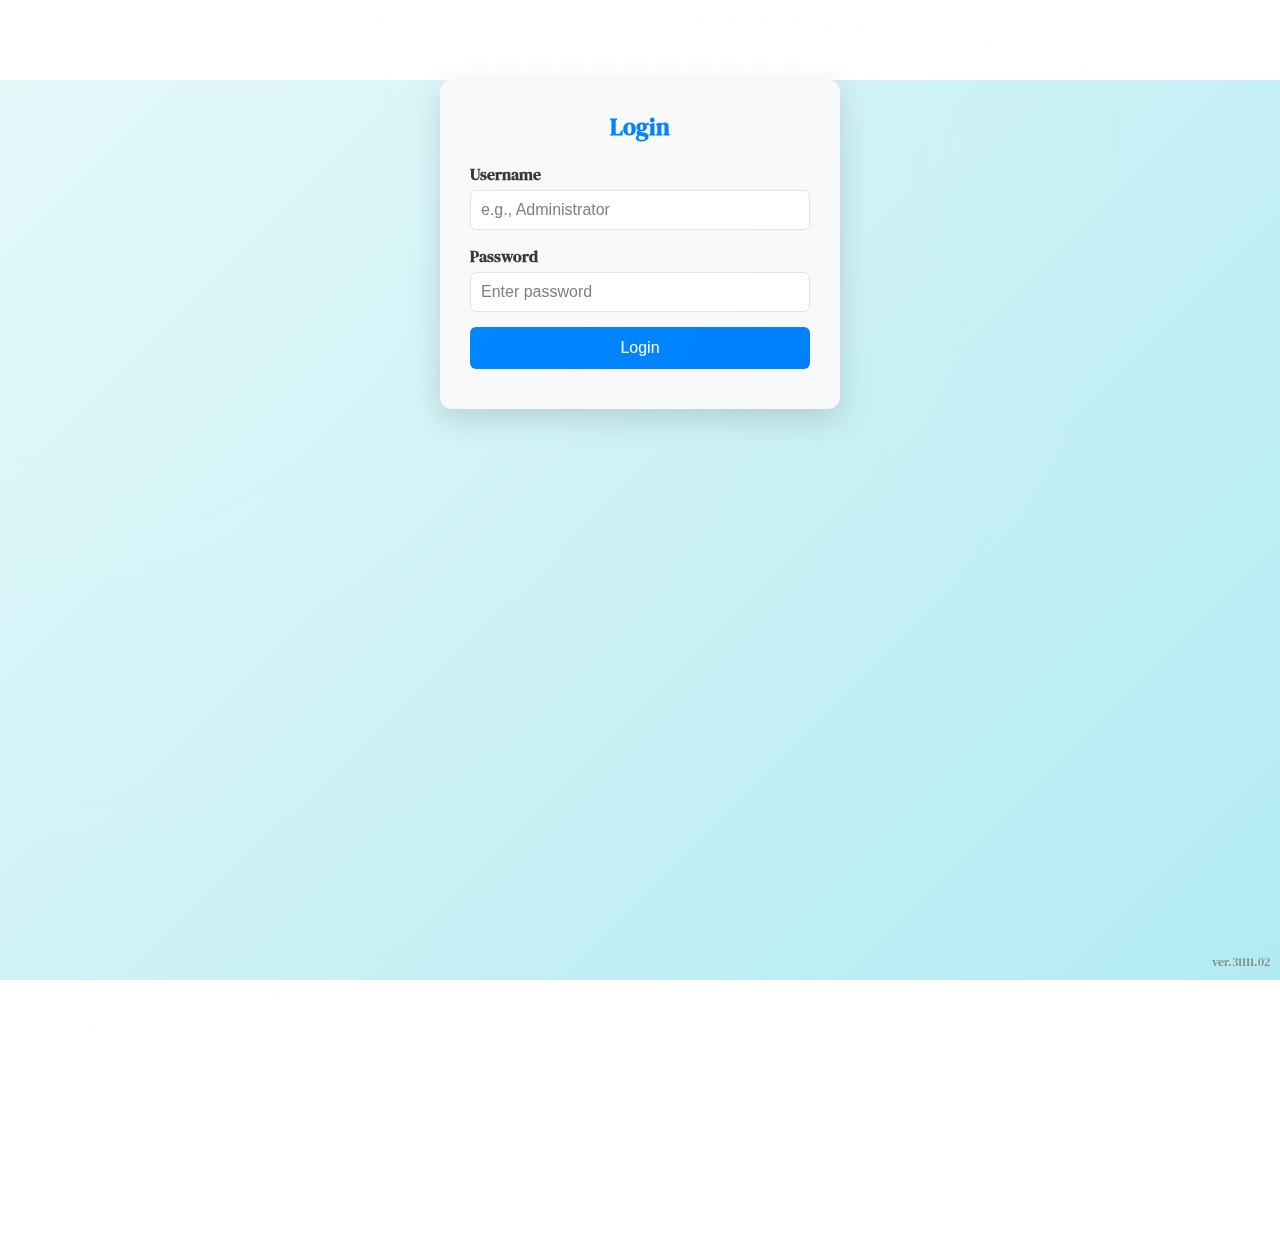
<file: index.html>
<!DOCTYPE html>
<html lang="en">
<head>
    <meta charset="UTF-8">
    <meta name="viewport" content="width=device-width, initial-scale=1.0">
    <title>St Thomas More Timetable 2025-2026</title>
    <link href="https://fonts.googleapis.com/css2?family=DM+Serif+Text:wght@400&display=swap" rel="stylesheet">
    
    <link rel="stylesheet" href="style.css">
</head>
<body class="authenticated">
    <div id="login-page">
        <h2>Login</h2>
        <div class="login-group">
            <label for="username">Username</label>
            <input type="text" id="username" placeholder="e.g., Administrator">
        </div>
        <div class="login-group">
            <label for="password">Password</label>
            <input type="password" id="password" placeholder="Enter password">
        </div>
        <button class="login-btn" id="login-btn">Login</button>
        <div class="error-msg" id="login-error"></div>
    </div>
    <!-- PAGINA REQUESTS con navbar -->
    <div id="requests-page">
        <div class="header-content-box">
            <div class="header">
                <div class="clock-section">
                    <div class="clock-title">St Thomas More Time</div>
                    <div class="clock-container">
                        <div class="clock-box">
                            <div class="clock-value" id="requests-hours">00</div>
                            <div class="clock-label">Hours</div>
                        </div>
                        <div class="clock-box">
                            <div class="clock-value" id="requests-minutes">00</div>
                            <div class="clock-label">Minutes</div>
                        </div>
                        <div class="clock-box">
                            <div class="clock-value" id="requests-seconds">00</div>
                            <div class="clock-label">Seconds</div>
                        </div>
                    </div>
                    <div class="logged-in-user-box">
                        Logged in as: <span id="requests-logged-in-user">Guest</span>
                    </div>
                </div>
                <div class="title-section">
                    <div class="title">Time Table 2025-2026</div>
                    <div class="date-info" id="requests-date-info">Loading...</div>
                </div>
                <div class="countdown-section">
                    <div class="countdown-title-wrapper">
                        <div class="countdown-title-row">
                            <div class="countdown-title" id="requests-countdown-title">October Half Term</div>
                            <div id="requests-week-info">Current Week: A</div>
                        </div>
                    </div>
                    <div class="countdown-row">
                        <div class="countdown-box">
                            <div class="countdown-value" id="requests-countdown-days">000</div>
                            <div class="clock-label">Days</div>
                        </div>
                        <div class="countdown-box">
                            <div class="countdown-value" id="requests-countdown-hours">00</div>
                            <div class="clock-label">Hours</div>
                        </div>
                        <div class="countdown-box">
                            <div class="countdown-value" id="requests-countdown-minutes">00</div>
                            <div class="clock-label">Minutes</div>
                        </div>
                        <div class="countdown-box">
                            <div class="countdown-value" id="requests-countdown-seconds">00</div>
                            <div class="clock-label">Seconds</div>
                        </div>
                    </div>
                    <div class="countdown-lower-row">
                        <div class="term-info-box" id="requests-term-info-box">
                            Loading...
                        </div>
                    </div>
                </div>
            </div>
        </div>
        <nav class="navbar">
            <div class="nav-main">
                <a href="#" class="nav-item" id="requests-nav-home">
                    <div class="icon-wrapper">
                        <svg class="nav-icon home-icon" viewBox="0 0 100 100">
                            <path class="roof" d="M20,55 L50,25 L80,55" stroke-width="8" stroke-linecap="round" stroke-linejoin="round"/>
                            <rect x="30" y="55" width="40" height="25" rx="3" stroke-width="8"/>
                            <rect class="door" x="45" y="65" width="10" height="15" rx="2"/>
                        </svg>
                    </div>
                    <span>Home</span>
                </a>
                <a href="#" class="nav-item" id="requests-nav-timetable">
                    <div class="icon-wrapper">
                        <svg class="nav-icon timetable-icon" viewBox="0 0 100 100">
                            <rect class="page" x="15" y="20" width="70" height="60" rx="8" stroke-width="8"/>
                            <line x1="30" y1="35" x2="70" y2="35" stroke-width="4" stroke-linecap="round"/>
                            <line x1="30" y1="50" x2="70" y2="50" stroke-width="4" stroke-linecap="round"/>
                            <line x1="30" y1="65" x2="55" y2="65" stroke-width="4" stroke-linecap="round"/>
                            <circle cx="25" cy="35" r="4"/>
                            <circle cx="25" cy="50" r="4"/>
                            <circle cx="25" cy="65" r="4"/>
                        </svg>
                    </div>
                    <span>Timetable</span>
                </a>
                <a href="#" class="nav-item" id="requests-nav-exam-clock">
                    <div class="icon-wrapper">
                        <svg class="nav-icon clock-icon" viewBox="0 0 100 100">
                            <circle cx="50" cy="50" r="40" stroke-width="8"/>
                            <circle cx="50" cy="50" r="4"/>
                            <line class="hand" x1="50" y1="50" x2="50" y2="30" stroke-width="6" stroke-linecap="round"/>
                            <line x1="50" y1="50" x2="65" y2="50" stroke-width="4" stroke-linecap="round"/>
                        </svg>
                    </div>
                    <span>Exam Clock</span>
                </a>
                <a href="#" class="nav-item" id="requests-stats-nav">
                    <div class="icon-wrapper">
                        <svg class="nav-icon data-icon" viewBox="0 0 100 100">
                            <rect class="bar bar-1" x="25" y="70" width="6" height="0" rx="2"/>
                            <rect class="bar bar-2" x="38" y="70" width="6" height="0" rx="2"/>
                            <rect class="bar bar-3" x="51" y="70" width="6" height="0" rx="2"/>
                            <rect class="bar bar-4" x="64" y="70" width="6" height="0" rx="2"/>
                            <path d="M20,80 L80,80" stroke-width="4" stroke-linecap="round"/>
                            <path d="M20,80 L20,30" stroke-width="4" stroke-linecap="round"/>
                        </svg>
                    </div>
                    <span>Statistics</span>
                </a>
                <a href="#" class="nav-item" id="requests-reminders-nav">
                    <div class="icon-wrapper">
                        <svg class="nav-icon" viewBox="0 0 24 24" fill="none" stroke="currentColor" stroke-width="2">
                            <path d="M16 4v4a1 1 0 0 1-1 1H9a1 1 0 0 1-1-1V4m8 16H8a2 2 0 0 1-2-2V8a2 2 0 0 1 2-2h8a2 2 0 0 1 2 2v10a2 2 0 0 1-2 2z"/>
                            <path d="M9 12h6"/>
                            <path d="M9 16h6"/>
                        </svg>
                    </div>
                    <span>My Reminders</span>
                </a>
                <a href="#" class="nav-item requests-active" id="requests-nav-current">
                    <div class="icon-wrapper">
                        <svg class="nav-icon" viewBox="0 0 24 24" fill="none" stroke="currentColor" stroke-width="2">
                            <path d="M14 2H6a2 2 0 0 0-2 2v16a2 2 0 0 0 2 2h12a2 2 0 0 0 2-2V8z"/>
                            <polyline points="14 2 14 8 20 8"/>
                            <line x1="16" y1="13" x2="8" y2="13"/>
                            <line x1="16" y1="17" x2="8" y2="17"/>
                            <polyline points="10 9 9 9 8 9"/>
                        </svg>
                    </div>
                    <span>Lesson Request</span>
                </a>
            </div>
            <div class="nav-controls">
                <select id="requests-day-filter-select">
                    <option value="all">All Days</option>
                    <option value="MONDAY">Monday</option>
                    <option value="TUESDAY">Tuesday</option>
                    <option value="WEDNESDAY">Wednesday</option>
                    <option value="THURSDAY">Thursday</option>
                    <option value="FRIDAY">Friday</option>
                </select>
                <select id="requests-week-selector">
                    <option value="auto">Automatic</option>
                    <option value="A">Week A</option>
                    <option value="B">Week B</option>
                </select>
                <button id="requests-fullscreen-btn" class="fullscreen-btn">
                    <span>⛶</span>
                    <span>Full Screen</span>
                </button>
                <div class="dark-mode-control">
                    <span>🌙</span>
                    <div class="toggle-switch" id="requests-dark-mode-toggle">
                        <div class="toggle-slider"></div>
                    </div>
                </div>
                <a href="#" class="nav-item" id="requests-logout-link" style="padding:6px 10px; font-size:12px;">Logout</a>
            </div>
        </nav>
        <h2 class="requests-header">Lesson Requests</h2>
        
        <!-- ✅ FILTRI AGGIUNTI -->
        <div class="requests-filters">
            <select id="requests-teacher-filter">
                <option value="all">All Teachers</option>
                <option value="Ms K Arakelian">Ms K Arakelian</option>
                <option value="Ms N Jenkins">Ms N Jenkins</option>
            </select>
            <div class="requests-summary" id="requests-summary"></div>
        </div>

        <div class="requests-list" id="requests-list-container"></div>
        <div class="requests-export">
            <button id="export-requests-csv">Export Requests (CSV)</button>
        </div>
    </div>
    <div class="dynamic-bg" id="dynamic-bg"></div>
    <div id="offline-banner">⚠️ You are offline. Some features may not work.</div>
    <div class="container">
        <div class="header-content-box">
            <div class="header">
                <div class="clock-section">
                    <div class="clock-title">St Thomas More Time</div>
                    <div class="clock-container">
                        <div class="clock-box">
                            <div class="clock-value" id="hours">00</div>
                            <div class="clock-label">Hours</div>
                        </div>
                        <div class="clock-box">
                            <div class="clock-value" id="minutes">00</div>
                            <div class="clock-label">Minutes</div>
                        </div>
                        <div class="clock-box">
                            <div class="clock-value" id="seconds">00</div>
                            <div class="clock-label">Seconds</div>
                        </div>
                    </div>
                    <div class="logged-in-user-box">
                        Logged in as: <span id="logged-in-user">Guest</span>
                    </div>
                </div>
                <div class="title-section">
                    <div class="title">Time Table 2025-2026</div>
                    <div class="date-info" id="date-info">Loading...</div>
                </div>
                <div class="countdown-section">
                    <div class="countdown-title-wrapper">
                        <div class="countdown-title-row">
                            <div class="countdown-title" id="countdown-title">October Half Term</div>
                            <div id="week-info">Current Week: A</div>
                        </div>
                    </div>
                    <div class="countdown-row">
                        <div class="countdown-box">
                            <div class="countdown-value" id="countdown-days">000</div>
                            <div class="clock-label">Days</div>
                        </div>
                        <div class="countdown-box">
                            <div class="countdown-value" id="countdown-hours">00</div>
                            <div class="clock-label">Hours</div>
                        </div>
                        <div class="countdown-box">
                            <div class="countdown-value" id="countdown-minutes">00</div>
                            <div class="clock-label">Minutes</div>
                        </div>
                        <div class="countdown-box">
                            <div class="countdown-value" id="countdown-seconds">00</div>
                            <div class="clock-label">Seconds</div>
                        </div>
                    </div>
                    <div class="countdown-lower-row">
                        <div class="term-info-box" id="term-info-box">
                            Loading...
                        </div>
                    </div>
                </div>
            </div>
        </div>
        <div class="now-context-bar" id="now-context-bar">
            <div id="now-summary-box" class="now-summary-box">
                <div class="now-summary-row">
                    <div class="now-summary-icon" id="now-summary-icon">
                        <svg viewBox="0 0 24 24" fill="none" stroke="currentColor" stroke-width="2"><circle cx="12" cy="12" r="10"/><polyline points="12 6 12 12 16 14"/></svg>
                    </div>
                    <div class="now-summary-content" id="now-summary-content">
                        Loading...
                    </div>
                </div>
                <div class="now-summary-next" id="now-summary-next">
                </div>
            </div>
            <div id="progress-bar-container" class="progress-bar-container">
                <div class="progress-label" id="progress-label">--:-- left</div>
                <div class="progress-bar">
                    <div class="progress-fill" id="progress-fill"></div>
                    <div class="progress-overlay-text" id="progress-overlay-text">0:00</div>
                </div>
            </div>
        </div>
        <nav class="navbar">
            <div class="nav-main">
                <a href="#" class="nav-item" id="nav-home">
                    <div class="icon-wrapper">
                        <svg class="nav-icon home-icon" viewBox="0 0 100 100">
                            <path class="roof" d="M20,55 L50,25 L80,55" stroke-width="8" stroke-linecap="round" stroke-linejoin="round"/>
                            <rect x="30" y="55" width="40" height="25" rx="3" stroke-width="8"/>
                            <rect class="door" x="45" y="65" width="10" height="15" rx="2"/>
                        </svg>
                    </div>
                    <span>Home</span>
                </a>
                <a href="#" class="nav-item active" id="nav-timetable">
                    <div class="icon-wrapper">
                        <svg class="nav-icon timetable-icon" viewBox="0 0 100 100">
                            <rect class="page" x="15" y="20" width="70" height="60" rx="8" stroke-width="8"/>
                            <line x1="30" y1="35" x2="70" y2="35" stroke-width="4" stroke-linecap="round"/>
                            <line x1="30" y1="50" x2="70" y2="50" stroke-width="4" stroke-linecap="round"/>
                            <line x1="30" y1="65" x2="55" y2="65" stroke-width="4" stroke-linecap="round"/>
                            <circle cx="25" cy="35" r="4"/>
                            <circle cx="25" cy="50" r="4"/>
                            <circle cx="25" cy="65" r="4"/>
                        </svg>
                    </div>
                    <span id="nav-title">Timetable</span>
                </a>
                <a href="#" class="nav-item" id="nav-exam-clock">
                    <div class="icon-wrapper">
                        <svg class="nav-icon clock-icon" viewBox="0 0 100 100">
                            <circle cx="50" cy="50" r="40" stroke-width="8"/>
                            <circle cx="50" cy="50" r="4"/>
                            <line class="hand" x1="50" y1="50" x2="50" y2="30" stroke-width="6" stroke-linecap="round"/>
                            <line x1="50" y1="50" x2="65" y2="50" stroke-width="4" stroke-linecap="round"/>
                        </svg>
                    </div>
                    <span>Exam Clock</span>
                </a>
                <a href="#" class="nav-item" id="stats-nav">
                    <div class="icon-wrapper">
                        <svg class="nav-icon data-icon" viewBox="0 0 100 100">
                            <rect class="bar bar-1" x="25" y="70" width="6" height="0" rx="2"/>
                            <rect class="bar bar-2" x="38" y="70" width="6" height="0" rx="2"/>
                            <rect class="bar bar-3" x="51" y="70" width="6" height="0" rx="2"/>
                            <rect class="bar bar-4" x="64" y="70" width="6" height="0" rx="2"/>
                            <path d="M20,80 L80,80" stroke-width="4" stroke-linecap="round"/>
                            <path d="M20,80 L20,30" stroke-width="4" stroke-linecap="round"/>
                        </svg>
                    </div>
                    <span>Statistics</span>
                </a>
                <a href="#" class="nav-item" id="reminders-nav">
                    <div class="icon-wrapper">
                        <svg class="nav-icon" viewBox="0 0 24 24" fill="none" stroke="currentColor" stroke-width="2">
                            <path d="M16 4v4a1 1 0 0 1-1 1H9a1 1 0 0 1-1-1V4m8 16H8a2 2 0 0 1-2-2V8a2 2 0 0 1 2-2h8a2 2 0 0 1 2 2v10a2 2 0 0 1-2 2z"/>
                            <path d="M9 12h6"/>
                            <path d="M9 16h6"/>
                        </svg>
                    </div>
                    <span>My Reminders</span>
                </a>
                <a href="#" class="nav-item" id="requests-nav" style="display:none;">
                    <div class="icon-wrapper">
                        <svg class="nav-icon" viewBox="0 0 24 24" fill="none" stroke="currentColor" stroke-width="2">
                            <path d="M14 2H6a2 2 0 0 0-2 2v16a2 2 0 0 0 2 2h12a2 2 0 0 0 2-2V8z"/>
                            <polyline points="14 2 14 8 20 8"/>
                            <line x1="16" y1="13" x2="8" y2="13"/>
                            <line x1="16" y1="17" x2="8" y2="17"/>
                            <polyline points="10 9 9 9 8 9"/>
                        </svg>
                    </div>
                    <span>Lesson Request</span>
                </a>
            </div>
            <div class="nav-controls">
                <select id="day-filter-select">
                    <option value="all">All Days</option>
                    <option value="MONDAY">Monday</option>
                    <option value="TUESDAY">Tuesday</option>
                    <option value="WEDNESDAY">Wednesday</option>
                    <option value="THURSDAY">Thursday</option>
                    <option value="FRIDAY">Friday</option>
                </select>
                <select id="week-selector">
                    <option value="auto">Automatic</option>
                    <option value="A">Week A</option>
                    <option value="B">Week B</option>
                </select>
                <button id="fullscreen-btn" class="fullscreen-btn">
                    <span>⛶</span>
                    <span>Full Screen</span>
                </button>
                <div class="dark-mode-control">
                    <span>🌙</span>
                    <div class="toggle-switch" id="dark-mode-toggle">
                        <div class="toggle-slider"></div>
                    </div>
                </div>
                <a href="#" class="nav-item" id="logout-link" style="padding:6px 10px; font-size:12px;">Logout</a>
            </div>
        </nav>
        <div class="main-content">
            <div class="timetable-container">
                <table id="timetable" class="timetable">
                </table>
            </div>
            <div class="lessons-sidebar">
                <div class="lessons-count-box">
                    <div class="lessons-count-header">
                        Lessons Until Half Term
                        <button id="refresh-lessons-btn" class="refresh-lessons-btn" title="Refresh Lessons">🔄</button>
                    </div>
                    <div id="term-end-date">—</div>
                    <div class="lessons-filter-controls">
                        <button class="filter-btn active" data-filter="all">All</button>
                        <button class="filter-btn" data-filter="month">This Month</button>
                        <button class="filter-btn" data-filter="week">This Week</button>
                        <button class="filter-btn" data-filter="day">Today</button>
                    </div>
                    <div class="lessons-count-table-wrapper">
                        <table class="lessons-count-table-header">
                            <thead>
                                <tr>
                                    <th>Class</th>
                                    <th>Arakelian</th>
                                    <th>Jenkins</th>
                                    <th>Total</th>
                                </tr>
                            </thead>
                        </table>
                        <div class="lessons-count-scrollable">
                            <table class="lessons-count-table">
                                <tbody id="lessons-count-tbody"></tbody>
                                <tfoot>
                                    <tr style="border-top:1px solid var(--border-color); font-weight:bold;">
                                        <td>TOTAL</td>
                                        <td id="arakelian-total">0</td>
                                        <td id="jenkins-total">0</td>
                                        <td id="lessons-total-count">0</td>
                                    </tr>
                                </tfoot>
                            </table>
                        </div>
                    </div>
                </div>
                <div class="today-lessons-container">
                    <div class="today-lessons-header">Today's Lessons</div>
                    <div id="today-lessons-content">
                    </div>
                </div>
            </div>
            <div class="reminders-box" id="reminders-box">
                <div class="reminders-header">
                    My Reminders
                    <button id="clear-reminders-btn" class="reminders-btn secondary" title="Clear all reminders">🗑️</button>
                </div>
                <div id="reminders-list">
                </div>
                <div class="reminders-actions">
                    <button id="export-reminders-btn" class="reminders-btn primary">Export CSV</button>
                </div>
            </div>
            <div class="statistics-box" id="statistics-box">
                <div class="statistics-header">
                    Lesson Statistics
                    <button id="refresh-stats-btn" class="refresh-stats-btn" title="Refresh Stats">🔄</button>
                </div>
                <div class="stat-row">
                    <span class="stat-label">
                        <svg class="stat-icon" viewBox="0 0 24 24" fill="none" stroke="currentColor"><rect x="3" y="4" width="18" height="18" rx="2" ry="2"/><line x1="16" y1="2" x2="16" y2="6"/><line x1="8" y1="2" x2="8" y2="6"/><line x1="3" y1="10" x2="21" y2="10"/></svg>
                        This Week:
                    </span>
                    <span class="stat-value" id="stat-week">0</span>
                    <div class="mini-progress-bar">
                        <div class="mini-progress-fill" id="progress-week" style="width: 0%;"></div>
                    </div>
                </div>
                <div class="stat-row">
                    <span class="stat-label">
                        <svg class="stat-icon" viewBox="0 0 24 24" fill="none" stroke="currentColor"><path d="M8 2v4M16 2v4M3 10h18M5 14h.01M12 14h.01M19 14h.01M8 18h8"/></svg>
                        This Month:
                    </span>
                    <span class="stat-value" id="stat-month">0</span>
                    <div class="mini-progress-bar">
                        <div class="mini-progress-fill" id="progress-month" style="width: 0%;"></div>
                    </div>
                </div>
                <div class="stat-row">
                    <span class="stat-label">
                        <svg class="stat-icon" viewBox="0 0 24 24" fill="none" stroke="currentColor"><circle cx="12" cy="12" r="10"/><polyline points="12 6 12 12 16 14"/></svg>
                        Until Half Term:
                    </span>
                    <span class="stat-value" id="stat-half-term">0</span>
                    <div class="mini-progress-bar">
                        <div class="mini-progress-fill" id="progress-half-term" style="width: 0%;"></div>
                    </div>
                </div>
                <div class="stat-row">
                    <span class="stat-label">
                        <svg class="stat-icon" viewBox="0 0 24 24" fill="none" stroke="currentColor"><path d="M12 22s8-4 8-10V5l-8-3-8 3v7c0 6 8 10 8 10z"/></svg>
                        Until Year End:
                    </span>
                    <span class="stat-value" id="stat-year-end">0</span>
                    <div class="mini-progress-bar">
                        <div class="mini-progress-fill" id="progress-year-end" style="width: 0%;"></div>
                    </div>
                </div>
                <div class="non-inclusive-dates-box" id="non-inclusive-dates-box">
                    <div class="non-inclusive-dates-header">Non Inclusive Dates</div>
                    <ul id="non-inclusive-dates-list" class="non-inclusive-dates-list">
                    </ul>
                </div>
            </div>
        </div>
    </div>
    <div id="lesson-modal">
        <div class="modal-content">
            <div class="modal-header">
                <div class="modal-title">Lesson Details</div>
                <button class="close-modal">&times;</button>
            </div>
            <div class="modal-body">
                <div class="modal-row">
                    <span class="modal-label">Teacher:</span>
                    <span class="modal-value" id="modal-teacher">—</span>
                </div>
                <div class="modal-row">
                    <span class="modal-label">Subject:</span>
                    <span class="modal-value" id="modal-subject">—</span>
                </div>
                <div class="modal-row">
                    <span class="modal-label">Period:</span>
                    <span class="modal-value" id="modal-period">—</span>
                </div>
                <div class="modal-row">
                    <span class="modal-label">Time:</span>
                    <span class="modal-value" id="modal-time">—</span>
                </div>
                <div class="modal-row">
                    <span class="modal-label">Room:</span>
                    <span class="modal-value" id="modal-room">—</span>
                </div>
                <div class="modal-row">
                    <span class="modal-label">Remaining Lessons:</span>
                    <span class="modal-value" id="modal-remaining">—</span>
                </div>
                <div class="modal-row" id="request-row" style="display:none;">
                    <span class="modal-label">Request:</span>
                    <textarea class="modal-input" id="modal-request" rows="3" placeholder="Enter your lesson request..."></textarea>
                </div>
                <div class="reminder-added" id="reminder-added">✅ Added to reminders</div>
            </div>
            <div class="modal-actions">
                <button class="modal-btn secondary" id="close-btn">Close</button>
                <button class="modal-btn primary" id="add-reminder-btn">Add to Reminders</button>
                <button class="modal-btn primary" id="save-request-btn" style="display:none;">Save Request</button>
            </div>
        </div>
    </div>
    <div class="version-badge" id="version-badge">ver.31111.02</div>
    
    <script src="script.js"></script>
</body>
</html>
</file>
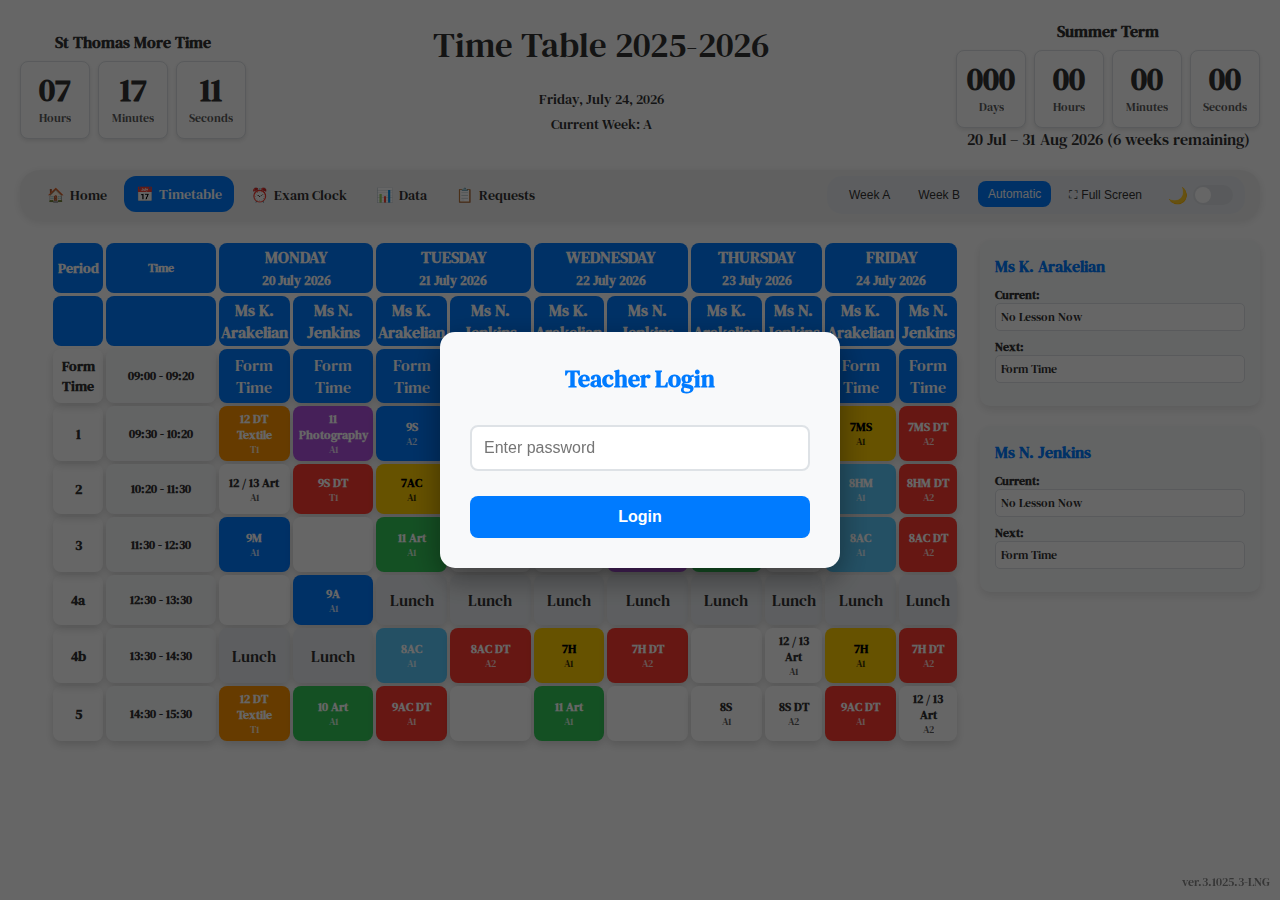
<file: Index.html>
<!DOCTYPE html>
<html lang="en">
<head>
    <meta charset="UTF-8">
    <meta name="viewport" content="width=device-width, initial-scale=1.0">
    <title>St Thomas More Timetable 2025-2026</title>
    <link href="https://fonts.googleapis.com/css2?family=DM+Serif+Text:wght@400&display=swap" rel="stylesheet">
    <style>
        :root {
            --primary-bg: #ffffff;
            --secondary-bg: #f8f9fa;
            --text-color: #333333;
            --border-color: #dee2e6;
            --header-bg: #007bff;
            --header-text: #ffffff;
            --form-time-bg: #007bff;
            --form-time-text: #ffffff;
            --lunch-bg: #e9ecef;
            --lunch-text: #333333;
            --card-shadow: rgba(0, 0, 0, 0.1);
            --hover-shadow: rgba(0, 0, 0, 0.2);
            --button-active: #dc3545;
            --button-hover: #0056b3;
            --cell-shadow: 0 4px 8px rgba(0, 0, 0, 0.15);
            --cell-shadow-hover: 0 6px 12px rgba(0, 0, 0, 0.25);
            --countdown-bg: #ffffff;
            --countdown-text: #333333;
            --countdown-border: #dee2e6;
            --request-highlight: #ff6b6b;
            --nav-bg: #f0f0f0;
            --nav-text: #333;
            --nav-active-bg: #007bff;
            --nav-active-text: #fff;
            --nav-controls-bg: #e9ecef;
            --fullscreen-active-bg: #28a745;
        }
        [data-theme="dark"] {
            --primary-bg: #1a1a1a;
            --secondary-bg: #2d2d2d;
            --text-color: #ffffff;
            --border-color: #404040;
            --header-bg: #0056b3;
            --header-text: #ffffff;
            --form-time-bg: #838787;
            --form-time-text: #ffffff;
            --lunch-bg: #404040;
            --lunch-text: #ffffff;
            --card-shadow: rgba(0, 0, 0, 0.3);
            --hover-shadow: rgba(0, 0, 0, 0.5);
            --button-active: #dc3545;
            --button-hover: #007bff;
            --cell-shadow: 0 4px 8px rgba(0, 0, 0, 0.4);
            --cell-shadow-hover: 0 6px 12px rgba(0, 0, 0, 0.6);
            --countdown-bg: #2d2d2d;
            --countdown-text: #ffffff;
            --countdown-border: #404040;
            --request-highlight: #ff8a80;
            --nav-bg: #2d2d2d;
            --nav-text: #fff;
            --nav-active-bg: #0056b3;
            --nav-active-text: #fff;
            --nav-controls-bg: #404040;
            --fullscreen-active-bg: #28a745;
        }
        * {
            margin: 0;
            padding: 0;
            box-sizing: border-box;
        }
        body {
            font-family: 'DM Serif Text', serif;
            background-color: var(--primary-bg);
            color: var(--text-color);
            transition: all 0.3s ease;
            min-height: 100vh;
            position: relative;
        }
        .container {
            max-width: 1600px;
            margin: 0 auto;
            padding: 20px;
        }
        .header {
            margin-bottom: 20px;
            display: flex;
            align-items: center;
            justify-content: space-between;
            gap: 30px;
            position: relative;
        }
        .clock-section {
            display: flex;
            flex-direction: column;
            align-items: center;
            flex-shrink: 0;
        }
        .clock-title {
            font-size: 16px;
            font-weight: bold;
            color: var(--text-color);
            margin-bottom: 8px;
        }
        .clock-container {
            display: flex;
            gap: 8px;
        }
        .clock-box, .countdown-box {
            background: var(--countdown-bg);
            border: 1px solid var(--countdown-border);
            border-radius: 8px;
            padding: 12px 10px;
            text-align: center;
            min-width: 70px;
            box-shadow: 0 2px 4px var(--card-shadow);
        }
        .clock-value, .countdown-value {
            font-size: 32px;
            font-weight: bold;
            color: var(--countdown-text);
            line-height: 1;
            margin-bottom: 4px;
        }
        .clock-label, .countdown-label {
            font-size: 12px;
            color: var(--text-color);
            text-transform: capitalize;
            opacity: 0.8;
        }
        .title-section {
            display: flex;
            flex-direction: column;
            align-items: center;
            flex-grow: 1;
        }
        .title {
            font-size: 2.2rem;
            font-weight: 400;
            color: var(--text-color);
            text-align: center;
            margin-bottom: 10px;
        }
        .countdown-section {
            display: flex;
            flex-direction: column;
            align-items: center;
            flex-shrink: 0;
        }
        .countdown-title {
            font-size: 16px;
            font-weight: bold;
            color: var(--text-color);
            margin-bottom: 8px;
        }
        .countdown-container {
            display: flex;
            gap: 8px;
        }
        .header-right-info {
            position: static;
            display: flex;
            flex-direction: column;
            align-items: center;
            gap: 5px;
            margin-top: 10px;
        }
        .date-info {
            font-size: 14px;
            color: var(--text-color);
        }
        .navbar {
            background-color: var(--nav-bg);
            border-radius: 20px;
            margin-bottom: 20px;
            padding: 8px 15px;
            display: flex;
            justify-content: space-between;
            align-items: center;
            box-shadow: 0 2px 8px var(--card-shadow);
            height: 50px;
        }
        .nav-main {
            display: flex;
            gap: 5px;
            align-items: center;
        }
        .nav-item {
            display: flex;
            align-items: center;
            gap: 6px;
            padding: 8px 12px;
            border-radius: 12px;
            color: var(--nav-text);
            text-decoration: none;
            font-size: 14px;
            transition: all 0.3s ease;
            font-weight: 500;
        }
        .nav-item:hover, .nav-item.active {
            background-color: var(--nav-active-bg);
            color: var(--nav-active-text);
            transform: translateY(-1px);
        }
        .requests-badge {
            background: var(--button-active);
            color: white;
            padding: 4px 10px;
            border-radius: 12px;
            font-size: 13px;
            font-weight: bold;
            display: inline-flex;
            align-items: center;
            gap: 6px;
            margin: 0 10px;
            box-shadow: 0 2px 4px rgba(0,0,0,0.2);
        }
        .nav-controls {
            display: flex;
            align-items: center;
            gap: 8px;
            background-color: var(--nav-controls-bg);
            padding: 6px 12px;
            border-radius: 15px;
        }
        .control-btn, .fullscreen-btn, .clear-all-btn {
            background: none;
            border: none;
            color: var(--text-color);
            cursor: pointer;
            padding: 6px 10px;
            border-radius: 8px;
            transition: all 0.3s ease;
            font-size: 12px;
            font-weight: 500;
            display: flex;
            align-items: center;
            gap: 4px;
        }
        .control-btn:hover, .control-btn.active,
        .fullscreen-btn:hover,
        .clear-all-btn:hover {
            background-color: var(--header-bg);
            color: var(--header-text);
            transform: translateY(-1px);
        }
        .fullscreen-btn.active {
            background-color: var(--fullscreen-active-bg) !important;
            color: white !important;
        }
        .dark-mode-control {
            display: flex;
            align-items: center;
            gap: 5px;
            margin-left: 8px;
        }
        .toggle-switch {
            position: relative;
            width: 40px;
            height: 20px;
            background: var(--border-color);
            border-radius: 10px;
            cursor: pointer;
            transition: background 0.3s ease;
        }
        .toggle-switch.active {
            background: var(--header-bg);
        }
        .toggle-slider {
            position: absolute;
            top: 2px;
            left: 2px;
            width: 16px;
            height: 16px;
            background: white;
            border-radius: 50%;
            transition: transform 0.3s ease;
        }
        .toggle-switch.active .toggle-slider {
            transform: translateX(20px);
        }
        .main-content {
            display: flex;
            gap: 20px;
            align-items: flex-start;
            margin-left: 30px;
        }
        .timetable-container {
            flex: 1;
        }
        .timetable {
            width: 100%;
            border-collapse: separate;
            border-spacing: 3px;
        }
        .timetable th, .timetable td {
            border: none;
            text-align: center;
            vertical-align: middle;
            border-radius: 8px;
        }
        .timetable th {
            background: var(--header-bg);
            color: var(--header-text);
            height: 50px;
        }
        .timetable td {
            height: 50px;
            box-shadow: var(--cell-shadow);
        }
        .period-cell {
            width: 50px !important;
            min-width: 50px !important;
            height: 50px !important;
            padding: 0 !important;
            font-weight: bold;
            font-size: 14px;
        }
        .time-cell {
            background: var(--secondary-bg);
            color: var(--text-color);
            font-size: 12px;
            font-weight: bold;
            width: 110px;
            min-width: 110px;
        }
        .subject-cell {
            cursor: pointer;
            padding: 5px 5px 5px 5px;
            background: var(--primary-bg);
            position: relative;
        }
        .subject-cell:hover {
            transform: translateY(-2px);
            box-shadow: var(--cell-shadow-hover);
        }
        .request-indicator {
            position: absolute;
            top: 2px;
            right: 4px;
            font-size: 14px;
            color: var(--request-highlight);
            font-weight: bold;
            pointer-events: none;
        }
        .subject-cell.has-request {
            animation: none !important;
            border: none !important;
            box-shadow: var(--cell-shadow) !important;
        }
        .subject-cell.has-request::after {
            content: '';
            position: absolute;
            top: -2px;
            left: -2px;
            right: -2px;
            bottom: -2px;
            border: 2px solid var(--text-color);
            border-radius: 10px;
            z-index: -1;
            animation: snake-border 2s linear infinite;
            pointer-events: none;
        }
        @keyframes snake-border {
            0% { clip-path: inset(0 100% 100% 0); }
            25% { clip-path: inset(0 0 100% 0); }
            50% { clip-path: inset(0 0 0 0); }
            75% { clip-path: inset(100% 0 0 0); }
            100% { clip-path: inset(100% 100% 0 0); }
        }
        .subject-cell.break-overlay::before {
            content: "BREAK";
            position: absolute;
            top: 0;
            left: 0;
            width: 100%;
            height: 100%;
            background: rgba(255, 215, 0, 0.95);
            color: #000;
            font-weight: bold;
            font-size: 14px;
            display: flex;
            align-items: center;
            justify-content: center;
            border-radius: 8px;
            z-index: 5;
            animation: pulseBreak 1.5s infinite alternate;
        }
        @keyframes pulseBreak {
            from { opacity: 0.7; transform: scale(0.95); }
            to { opacity: 1; transform: scale(1); }
        }
        .subject-cell.lunch-overlay::before {
            content: "LUNCH";
            position: absolute;
            top: 0;
            left: 0;
            width: 100%;
            height: 100%;
            background: rgba(100, 180, 255, 0.92);
            color: white;
            font-weight: bold;
            font-size: 14px;
            display: flex;
            align-items: center;
            justify-content: center;
            border-radius: 8px;
            z-index: 5;
            animation: pulseLunch 1.5s infinite alternate;
        }
        @keyframes pulseLunch {
            from { opacity: 0.7; transform: scale(0.95); }
            to { opacity: 1; transform: scale(1); }
        }
        .subject-name {
            font-weight: bold;
            font-size: 12px;
        }
        .room-name {
            font-size: 10px;
            opacity: 0.8;
        }
        .form-time {
            background: var(--form-time-bg) !important;
            color: var(--form-time-text) !important;
        }
        .lunch {
            background: var(--lunch-bg) !important;
            color: var(--lunch-text) !important;
        }
        .timetable tr.now-row {
            animation: blinkNow 1.5s infinite;
            position: relative;
        }
        @keyframes blinkNow {
            0%, 100% { box-shadow: 0 0 0 2px #007bff; }
            50% { box-shadow: 0 0 0 4px #dc3545; }
        }
        .teacher-boxes {
            display: flex;
            flex-direction: column;
            gap: 20px;
            min-width: 280px;
        }
        .teacher-box {
            background: var(--secondary-bg);
            border-radius: 10px;
            padding: 15px;
            box-shadow: 0 4px 8px var(--card-shadow);
        }
        .teacher-header h3 {
            font-size: 16px;
            font-weight: bold;
            color: var(--header-bg);
            margin-bottom: 10px;
        }
        .lesson-info {
            margin-bottom: 8px;
        }
        .lesson-label {
            font-weight: bold;
            font-size: 12px;
        }
        .lesson-details {
            font-size: 12px;
            padding: 5px;
            background: var(--primary-bg);
            border-radius: 5px;
            border: 1px solid var(--border-color);
        }
        .modal {
            display: none;
            position: fixed;
            z-index: 1000;
            left: 0;
            top: 0;
            width: 100%;
            height: 100%;
            background-color: rgba(0, 0, 0, 0.6);
            align-items: center;
            justify-content: center;
        }
        .modal.show {
            display: flex;
        }
        .modal-content {
            background-color: var(--secondary-bg);
            padding: 25px;
            border-radius: 15px;
            width: 90%;
            max-width: 500px;
            box-shadow: 0 10px 30px rgba(0, 0, 0, 0.3);
            animation: modalFadeIn 0.3s ease-out;
            position: relative;
        }
        @keyframes modalFadeIn {
            from {
                opacity: 0;
                transform: scale(0.9) translateY(-20px);
            }
            to {
                opacity: 1;
                transform: scale(1) translateY(0);
            }
        }
        .modal-header {
            display: flex;
            justify-content: space-between;
            align-items: center;
            margin-bottom: 20px;
            border-bottom: 2px solid var(--border-color);
            padding-bottom: 15px;
        }
        .modal-title {
            font-size: 22px;
            font-weight: bold;
            color: var(--header-bg);
        }
        .close {
            font-size: 28px;
            cursor: pointer;
            color: var(--text-color);
            transition: color 0.3s ease;
            line-height: 1;
        }
        .close:hover {
            color: var(--button-active);
        }
        .modal-info {
            display: flex;
            flex-direction: column;
            gap: 12px;
            margin-bottom: 20px;
        }
        .modal-field {
            display: flex;
            justify-content: space-between;
            padding: 8px 0;
            border-bottom: 1px solid var(--border-color);
        }
        .modal-field:last-child {
            border-bottom: none;
        }
        .field-label {
            font-weight: bold;
            color: var(--text-color);
        }
        .field-value {
            color: var(--text-color);
            text-align: right;
        }
        .request-section {
            margin-top: 20px;
            padding-top: 20px;
            border-top: 2px solid var(--border-color);
        }
        .request-header {
            display: flex;
            align-items: center;
            gap: 10px;
            margin-bottom: 15px;
        }
        .request-checkbox {
            width: 18px;
            height: 18px;
            cursor: pointer;
        }
        .request-label {
            font-weight: bold;
            font-size: 16px;
            color: var(--text-color);
            cursor: pointer;
        }
        .notes-field {
            width: 100%;
            height: 100px;
            margin: 10px 0;
            padding: 10px;
            border: 2px solid var(--border-color);
            border-radius: 8px;
            background-color: var(--primary-bg);
            color: var(--text-color);
            font-family: 'DM Serif Text', serif;
            font-size: 14px;
            resize: vertical;
            transition: border-color 0.3s ease;
        }
        .notes-field:focus {
            outline: none;
            border-color: var(--header-bg);
        }
        .char-counter {
            text-align: right;
            font-size: 12px;
            color: var(--text-color);
            opacity: 0.7;
            margin-bottom: 15px;
        }
        .save-btn, .clear-btn {
            padding: 10px 20px;
            border: none;
            border-radius: 8px;
            font-family: 'DM Serif Text', serif;
            font-size: 14px;
            font-weight: bold;
            cursor: pointer;
            transition: all 0.3s ease;
            margin-right: 10px;
        }
        .save-btn {
            background-color: var(--header-bg);
            color: white;
        }
        .save-btn:hover {
            background-color: var(--button-hover);
            transform: translateY(-1px);
        }
        .clear-btn {
            background-color: var(--button-active);
            color: white;
        }
        .clear-btn:hover {
            background-color: #c82333;
            transform: translateY(-1px);
        }
        .save-btn:disabled, .clear-btn:disabled {
            opacity: 0.5;
            cursor: not-allowed;
            transform: none;
        }
        #login-modal {
            display: flex;
            z-index: 2000;
        }
        .login-content {
            background: var(--secondary-bg);
            padding: 30px;
            border-radius: 15px;
            width: 90%;
            max-width: 400px;
            text-align: center;
            box-shadow: 0 10px 30px rgba(0,0,0,0.4);
        }
        .login-title {
            font-size: 24px;
            margin-bottom: 20px;
            color: var(--header-bg);
        }
        .login-input {
            width: 100%;
            padding: 12px;
            margin: 10px 0;
            border: 2px solid var(--border-color);
            border-radius: 8px;
            font-size: 16px;
            background: var(--primary-bg);
            color: var(--text-color);
        }
        .login-input:focus {
            outline: none;
            border-color: var(--header-bg);
        }
        .login-btn {
            background: var(--header-bg);
            color: white;
            border: none;
            padding: 12px 20px;
            border-radius: 8px;
            font-size: 16px;
            cursor: pointer;
            margin-top: 15px;
            width: 100%;
            font-weight: bold;
        }
        .login-btn:hover {
            background: var(--button-hover);
        }
        .login-error {
            color: var(--button-active);
            margin-top: 10px;
            font-size: 14px;
            display: none;
        }
        .subject-12-dt-textile { background-color: #ff9500 !important; color: white !important; }
        .subject-11-art { background-color: #34c759 !important; color: white !important; }
        .subject-12-13-art { background-color: #34c759 !important; color: white !important; }
        .subject-9m { background-color: #007aff !important; color: white !important; }
        .subject-9a { background-color: #007aff !important; color: white !important; }
        .subject-9s { background-color: #007aff !important; color: white !important; }
        .subject-9c { background-color: #007aff !important; color: white !important; }
        .subject-9h { background-color: #007aff !important; color: white !important; }
        .subject-9s-dt { background-color: #ff3b30 !important; color: white !important; }
        .subject-9ac-dt { background-color: #ff3b30 !important; color: white !important; }
        .subject-9hm-dt { background-color: #ff3b30 !important; color: white !important; }
        .subject-10-art { background-color: #34c759 !important; color: white !important; }
        .subject-11-photography { background-color: #af52de !important; color: white !important; }
        .subject-7ac { background-color: #ffcc00 !important; color: black !important; }
        .subject-7ac-dt { background-color: #ff3b30 !important; color: white !important; }
        .subject-7h { background-color: #ffcc00 !important; color: black !important; }
        .subject-7h-dt { background-color: #ff3b30 !important; color: white !important; }
        .subject-7ms { background-color: #ffcc00 !important; color: black !important; }
        .subject-7ms-dt { background-color: #ff3b30 !important; color: white !important; }
        .subject-8ac { background-color: #5ac8fa !important; color: white !important; }
        .subject-8ac-dt { background-color: #ff3b30 !important; color: white !important; }
        .subject-8y { background-color: #5ac8fa !important; color: white !important; }
        .subject-8y-dt { background-color: #ff3b30 !important; color: white !important; }
        .subject-8hm { background-color: #5ac8fa !important; color: white !important; }
        .subject-8hm-dt { background-color: #ff3b30 !important; color: white !important; }
        .subject-8mh { background-color: #5ac8fa !important; color: white !important; }
        .subject-9s-food { background-color: #ff6b35 !important; color: white !important; }
        .subject-9hm-food { background-color: #ff6b35 !important; color: white !important; }
        .subject-pshe { background-color: #8e8e93 !important; color: white !important; }
        .version-badge {
            position: fixed;
            bottom: 10px;
            right: 10px;
            font-size: 12px;
            color: #888888;
            z-index: 100;
            pointer-events: none;
        }
    </style>
</head>
<body>
    <div id="login-modal" class="modal">
        <div class="login-content">
            <h2 class="login-title">Teacher Login</h2>
            <input type="password" id="password-input" class="login-input" placeholder="Enter password" autocomplete="off">
            <button id="login-btn" class="login-btn">Login</button>
            <div id="login-error" class="login-error">Invalid password. Please try again.</div>
        </div>
    </div>
    <div class="container">
        <div class="header">
            <div class="clock-section">
                <div class="clock-title">St Thomas More Time</div>
                <div class="clock-container">
                    <div class="clock-box">
                        <div class="clock-value" id="hours">00</div>
                        <div class="clock-label">Hours</div>
                    </div>
                    <div class="clock-box">
                        <div class="clock-value" id="minutes">00</div>
                        <div class="clock-label">Minutes</div>
                    </div>
                    <div class="clock-box">
                        <div class="clock-value" id="seconds">00</div>
                        <div class="clock-label">Seconds</div>
                    </div>
                </div>
            </div>
            <div class="title-section">
                <div class="title">Time Table 2025-2026</div>
                <div class="header-right-info">
                    <div class="date-info" id="date-info">Monday, 1 January 2025</div>
                    <div class="date-info" id="week-info">Current Week: A</div>
                    <div class="user-info" id="user-info" style="font-size: 14px; color: var(--text-color); margin-top: 10px; font-style: italic;"></div>
                </div>
            </div>
            <div class="countdown-section">
                <div class="countdown-title" id="countdown-title"></div>
                <div class="countdown-container" id="countdown-container">
                    <div class="countdown-box">
                        <div class="countdown-value" id="countdown-days">000</div>
                        <div class="countdown-label">Days</div>
                    </div>
                    <div class="countdown-box">
                        <div class="countdown-value" id="countdown-hours">00</div>
                        <div class="countdown-label">Hours</div>
                    </div>
                    <div class="countdown-box">
                        <div class="countdown-value" id="countdown-minutes">00</div>
                        <div class="countdown-label">Minutes</div>
                    </div>
                    <div class="countdown-box">
                        <div class="countdown-value" id="countdown-seconds">00</div>
                        <div class="countdown-label">Seconds</div>
                    </div>
                </div>
                <div class="countdown-subtitle" id="countdown-subtitle"></div>
            </div>
        </div>
        <nav class="navbar">
            <div class="nav-main">
                <a href="index.html" class="nav-item">
                    <span>🏠</span>
                    <span>Home</span>
                </a>
                <a href="timetable.html" class="nav-item active">
                    <span>📅</span>
                    <span id="nav-title">Timetable</span>
                </a>
                <a href="exam-clock.html" class="nav-item">
                    <span>⏰</span>
                    <span>Exam Clock</span>
                </a>
                <a href="data.html" class="nav-item">
                    <span>📊</span>
                    <span>Data</span>
                </a>
                <a href="requests.html" class="nav-item">
                    <span>📋</span>
                    <span>Requests</span>
                </a>
            </div>
            <div id="requests-center" style="text-align: center; flex: 1; display: none;"></div>
            <div class="nav-controls">
                <button class="control-btn" data-week="A">Week A</button>
                <button class="control-btn" data-week="B">Week B</button>
                <button class="control-btn active" data-week="auto">Automatic</button>
                <button id="fullscreen-btn" class="fullscreen-btn">
                    <span>⛶</span>
                    <span>Full Screen</span>
                </button>
                <button id="clear-all-btn" class="clear-all-btn" style="display: none;">
                    <span>🗑️</span>
                    <span>Clear All Requests</span>
                </button>
                <div class="dark-mode-control">
                    <span>🌙</span>
                    <div class="toggle-switch" id="dark-mode-toggle">
                        <div class="toggle-slider"></div>
                    </div>
                </div>
            </div>
        </nav>
        <div class="main-content">
            <div class="timetable-container">
                <table id="timetable" class="timetable">
                </table>
            </div>
            <div class="teacher-boxes">
                <div class="teacher-box">
                    <div class="teacher-header">
                        <h3>Ms K. Arakelian</h3>
                    </div>
                    <div class="lesson-info">
                        <div class="lesson-label">Current:</div>
                        <div class="lesson-details" id="current-arakelian">No Lesson Now</div>
                    </div>
                    <div class="lesson-info">
                        <div class="lesson-label">Next:</div>
                        <div class="lesson-details" id="next-arakelian">No Lesson Next</div>
                    </div>
                </div>
                <div class="teacher-box">
                    <div class="teacher-header">
                        <h3>Ms N. Jenkins</h3>
                    </div>
                    <div class="lesson-info">
                        <div class="lesson-label">Current:</div>
                        <div class="lesson-details" id="current-jenkins">No Lesson Now</div>
                    </div>
                    <div class="lesson-info">
                        <div class="lesson-label">Next:</div>
                        <div class="lesson-details" id="next-jenkins">No Lesson Next</div>
                    </div>
                </div>
            </div>
        </div>
    </div>
    <div id="subject-modal" class="modal">
        <div class="modal-content">
            <div class="modal-header">
                <h2 class="modal-title" id="modal-title">Subject Details</h2>
                <span class="close" id="modal-close">&times;</span>
            </div>
            <div class="modal-info">
                <div class="modal-field">
                    <span class="field-label">Year:</span>
                    <span class="field-value" id="modal-year">-</span>
                </div>
                <div class="modal-field">
                    <span class="field-label">Teacher:</span>
                    <span class="field-value" id="modal-teacher">-</span>
                </div>
                <div class="modal-field">
                    <span class="field-label">Room:</span>
                    <span class="field-value" id="modal-room">-</span>
                </div>
                <div class="modal-field">
                    <span class="field-label">Time:</span>
                    <span class="field-value" id="modal-time">-</span>
                </div>
            </div>
            <div class="request-section">
                <div class="request-header">
                    <input type="checkbox" id="request-checkbox" class="request-checkbox">
                    <label for="request-checkbox" class="request-label">Request Teacher Attention</label>
                </div>
                <textarea id="notes-field" class="notes-field" placeholder="Add notes for the teacher (optional)..." maxlength="500"></textarea>
                <div class="char-counter">
                    <span id="char-count">0</span>/500 characters
                </div>
                <div class="modal-actions">
                    <button id="save-request" class="save-btn">Save Request</button>
                    <button id="clear-request" class="clear-btn">Clear Request</button>
                </div>
            </div>
        </div>
    </div>
    <div class="version-badge">ver.3.1025.3-LNG</div>
    <script>
        const timetableData = {
            "weekA": {
                "MONDAY": {
                    "Form Time": {
                        "time": "09:00 - 09:20",
                        "teachers": {
                            "Ms K Arakelian": {
                                "subject": "Form Time",
                                "room": "A1"
                            },
                            "Ms N Jenkins": {
                                "subject": "Form Time",
                                "room": "A2"
                            }
                        }
                    },
                    "1": {
                        "time": "09:30 - 10:20",
                        "teachers": {
                            "Ms K Arakelian": {
                                "subject": "12 DT Textile",
                                "room": "T1"
                            },
                            "Ms N Jenkins": {
                                "subject": "11 Photography",
                                "room": "A1"
                            }
                        }
                    },
                    "2": {
                        "time": "10:20 - 11:30",
                        "teachers": {
                            "Ms K Arakelian": {
                                "subject": "12 / 13 Art",
                                "room": "A1"
                            },
                            "Ms N Jenkins": {
                                "subject": "9S DT",
                                "room": "T1"
                            }
                        }
                    },
                    "3": {
                        "time": "11:30 - 12:30",
                        "teachers": {
                            "Ms K Arakelian": {
                                "subject": "9M",
                                "room": "A1"
                            },
                            "Ms N Jenkins": {
                                "subject": "",
                                "room": ""
                            }
                        }
                    },
                    "4a": {
                        "time": "12:30 - 13:30",
                        "teachers": {
                            "Ms K Arakelian": {
                                "subject": "",
                                "room": ""
                            },
                            "Ms N Jenkins": {
                                "subject": "9A",
                                "room": "A1"
                            }
                        }
                    },
                    "4b": {
                        "time": "13:30 - 14:30",
                        "teachers": {
                            "Ms K Arakelian": {
                                "subject": "Lunch",
                                "room": ""
                            },
                            "Ms N Jenkins": {
                                "subject": "Lunch",
                                "room": ""
                            }
                        }
                    },
                    "5": {
                        "time": "14:30 - 15:30",
                        "teachers": {
                            "Ms K Arakelian": {
                                "subject": "12 DT Textile",
                                "room": "T1"
                            },
                            "Ms N Jenkins": {
                                "subject": "10 Art",
                                "room": "A1"
                            }
                        }
                    }
                },
                "TUESDAY": {
                    "Form Time": {
                        "time": "09:00 - 09:20",
                        "teachers": {
                            "Ms K Arakelian": {
                                "subject": "Form Time",
                                "room": "A1"
                            },
                            "Ms N Jenkins": {
                                "subject": "Form Time",
                                "room": "A2"
                            }
                        }
                    },
                    "1": {
                        "time": "09:30 - 10:20",
                        "teachers": {
                            "Ms K Arakelian": {
                                "subject": "9S",
                                "room": "A2"
                            },
                            "Ms N Jenkins": {
                                "subject": "11 Photography",
                                "room": "A1"
                            }
                        }
                    },
                    "2": {
                        "time": "10:20 - 11:30",
                        "teachers": {
                            "Ms K Arakelian": {
                                "subject": "7AC",
                                "room": "A1"
                            },
                            "Ms N Jenkins": {
                                "subject": "7AC DT",
                                "room": "A2"
                            }
                        }
                    },
                    "3": {
                        "time": "11:30 - 12:30",
                        "teachers": {
                            "Ms K Arakelian": {
                                "subject": "11 Art",
                                "room": "A1"
                            },
                            "Ms N Jenkins": {
                                "subject": "",
                                "room": ""
                            }
                        }
                    },
                    "4a": {
                        "time": "12:30 - 13:30",
                        "teachers": {
                            "Ms K Arakelian": {
                                "subject": "Lunch",
                                "room": ""
                            },
                            "Ms N Jenkins": {
                                "subject": "Lunch",
                                "room": ""
                            }
                        }
                    },
                    "4b": {
                        "time": "13:30 - 14:30",
                        "teachers": {
                            "Ms K Arakelian": {
                                "subject": "8AC",
                                "room": "A1"
                            },
                            "Ms N Jenkins": {
                                "subject": "8AC DT",
                                "room": "A2"
                            }
                        }
                    },
                    "5": {
                        "time": "14:30 - 15:30",
                        "teachers": {
                            "Ms K Arakelian": {
                                "subject": "9AC DT",
                                "room": "A1"
                            },
                            "Ms N Jenkins": {
                                "subject": "",
                                "room": ""
                            }
                        }
                    }
                },
                "WEDNESDAY": {
                    "Form Time": {
                        "time": "09:00 - 09:20",
                        "teachers": {
                            "Ms K Arakelian": {
                                "subject": "Form Time",
                                "room": "A1"
                            },
                            "Ms N Jenkins": {
                                "subject": "Form Time",
                                "room": "A2"
                            }
                        }
                    },
                    "1": {
                        "time": "09:30 - 10:20",
                        "teachers": {
                            "Ms K Arakelian": {
                                "subject": "9HM Food",
                                "room": "HE1"
                            },
                            "Ms N Jenkins": {
                                "subject": "9C",
                                "room": "A2"
                            }
                        }
                    },
                    "2": {
                        "time": "10:20 - 11:30",
                        "teachers": {
                            "Ms K Arakelian": {
                                "subject": "7AC",
                                "room": "A1"
                            },
                            "Ms N Jenkins": {
                                "subject": "7AC DT",
                                "room": "A2"
                            }
                        }
                    },
                    "3": {
                        "time": "11:30 - 12:30",
                        "teachers": {
                            "Ms K Arakelian": {
                                "subject": "",
                                "room": ""
                            },
                            "Ms N Jenkins": {
                                "subject": "11 Photography",
                                "room": "A1"
                            }
                        }
                    },
                    "4a": {
                        "time": "12:30 - 13:30",
                        "teachers": {
                            "Ms K Arakelian": {
                                "subject": "Lunch",
                                "room": ""
                            },
                            "Ms N Jenkins": {
                                "subject": "Lunch",
                                "room": ""
                            }
                        }
                    },
                    "4b": {
                        "time": "13:30 - 14:30",
                        "teachers": {
                            "Ms K Arakelian": {
                                "subject": "7H",
                                "room": "A1"
                            },
                            "Ms N Jenkins": {
                                "subject": "7H DT",
                                "room": "A2"
                            }
                        }
                    },
                    "5": {
                        "time": "14:30 - 15:30",
                        "teachers": {
                            "Ms K Arakelian": {
                                "subject": "11 Art",
                                "room": "A1"
                            },
                            "Ms N Jenkins": {
                                "subject": "",
                                "room": ""
                            }
                        }
                    }
                },
                "THURSDAY": {
                    "Form Time": {
                        "time": "09:00 - 09:20",
                        "teachers": {
                            "Ms K Arakelian": {
                                "subject": "Form Time",
                                "room": "A1"
                            },
                            "Ms N Jenkins": {
                                "subject": "Form Time",
                                "room": "A2"
                            }
                        }
                    },
                    "1": {
                        "time": "09:30 - 10:20",
                        "teachers": {
                            "Ms K Arakelian": {
                                "subject": "10 Art",
                                "room": "A1"
                            },
                            "Ms N Jenkins": {
                                "subject": "9H",
                                "room": "A2"
                            }
                        }
                    },
                    "2": {
                        "time": "10:20 - 11:30",
                        "teachers": {
                            "Ms K Arakelian": {
                                "subject": "10 Art",
                                "room": "A1"
                            },
                            "Ms N Jenkins": {
                                "subject": "",
                                "room": ""
                            }
                        }
                    },
                    "3": {
                        "time": "11:30 - 12:30",
                        "teachers": {
                            "Ms K Arakelian": {
                                "subject": "11 Art",
                                "room": "A1"
                            },
                            "Ms N Jenkins": {
                                "subject": "",
                                "room": ""
                            }
                        }
                    },
                    "4a": {
                        "time": "12:30 - 13:30",
                        "teachers": {
                            "Ms K Arakelian": {
                                "subject": "Lunch",
                                "room": ""
                            },
                            "Ms N Jenkins": {
                                "subject": "Lunch",
                                "room": ""
                            }
                        }
                    },
                    "4b": {
                        "time": "13:30 - 14:30",
                        "teachers": {
                            "Ms K Arakelian": {
                                "subject": "",
                                "room": ""
                            },
                            "Ms N Jenkins": {
                                "subject": "12 / 13 Art",
                                "room": "A1"
                            }
                        }
                    },
                    "5": {
                        "time": "14:30 - 15:30",
                        "teachers": {
                            "Ms K Arakelian": {
                                "subject": "8S",
                                "room": "A1"
                            },
                            "Ms N Jenkins": {
                                "subject": "8S DT",
                                "room": "A2"
                            }
                        }
                    }
                },
                "FRIDAY": {
                    "Form Time": {
                        "time": "09:00 - 09:20",
                        "teachers": {
                            "Ms K Arakelian": {
                                "subject": "Form Time",
                                "room": "A1"
                            },
                            "Ms N Jenkins": {
                                "subject": "Form Time",
                                "room": "A2"
                            }
                        }
                    },
                    "1": {
                        "time": "09:30 - 10:20",
                        "teachers": {
                            "Ms K Arakelian": {
                                "subject": "7MS",
                                "room": "A1"
                            },
                            "Ms N Jenkins": {
                                "subject": "7MS DT",
                                "room": "A2"
                            }
                        }
                    },
                    "2": {
                        "time": "10:20 - 11:30",
                        "teachers": {
                            "Ms K Arakelian": {
                                "subject": "8HM",
                                "room": "A1"
                            },
                            "Ms N Jenkins": {
                                "subject": "8HM DT",
                                "room": "A2"
                            }
                        }
                    },
                    "3": {
                        "time": "11:30 - 12:30",
                        "teachers": {
                            "Ms K Arakelian": {
                                "subject": "8AC",
                                "room": "A1"
                            },
                            "Ms N Jenkins": {
                                "subject": "8AC DT",
                                "room": "A2"
                            }
                        }
                    },
                    "4a": {
                        "time": "12:30 - 13:30",
                        "teachers": {
                            "Ms K Arakelian": {
                                "subject": "Lunch",
                                "room": ""
                            },
                            "Ms N Jenkins": {
                                "subject": "Lunch",
                                "room": ""
                            }
                        }
                    },
                    "4b": {
                        "time": "13:30 - 14:30",
                        "teachers": {
                            "Ms K Arakelian": {
                                "subject": "7H",
                                "room": "A1"
                            },
                            "Ms N Jenkins": {
                                "subject": "7H DT",
                                "room": "A2"
                            }
                        }
                    },
                    "5": {
                        "time": "14:30 - 15:30",
                        "teachers": {
                            "Ms K Arakelian": {
                                "subject": "9AC DT",
                                "room": "A1"
                            },
                            "Ms N Jenkins": {
                                "subject": "12 / 13 Art",
                                "room": "A2"
                            }
                        }
                    }
                }
            },
            "weekB": {
                "MONDAY": {
                    "Form Time": {
                        "time": "09:00 - 09:20",
                        "teachers": {
                            "Ms K Arakelian": {
                                "subject": "Form Time",
                                "room": "A1"
                            },
                            "Ms N Jenkins": {
                                "subject": "Form Time",
                                "room": "A2"
                            }
                        }
                    },
                    "1": {
                        "time": "09:30 - 10:20",
                        "teachers": {
                            "Ms K Arakelian": {
                                "subject": "8S",
                                "room": "A1"
                            },
                            "Ms N Jenkins": {
                                "subject": "8S DT",
                                "room": "A2"
                            }
                        }
                    },
                    "2": {
                        "time": "10:20 - 11:30",
                        "teachers": {
                            "Ms K Arakelian": {
                                "subject": "9S",
                                "room": "A2"
                            },
                            "Ms N Jenkins": {
                                "subject": "12 / 13 Art",
                                "room": "A1"
                            }
                        }
                    },
                    "3": {
                        "time": "11:30 - 12:30",
                        "teachers": {
                            "Ms K Arakelian": {
                                "subject": "7MS",
                                "room": "A1"
                            },
                            "Ms N Jenkins": {
                                "subject": "7MS DT",
                                "room": "A2"
                            }
                        }
                    },
                    "4a": {
                        "time": "12:30 - 13:30",
                        "teachers": {
                            "Ms K Arakelian": {
                                "subject": "",
                                "room": ""
                            },
                            "Ms N Jenkins": {
                                "subject": "Lunch",
                                "room": ""
                            }
                        }
                    },
                    "4b": {
                        "time": "13:30 - 14:30",
                        "teachers": {
                            "Ms K Arakelian": {
                                "subject": "Lunch",
                                "room": ""
                            },
                            "Ms N Jenkins": {
                                "subject": "12 / 13 Art",
                                "room": "A1"
                            }
                        }
                    },
                    "5": {
                        "time": "14:30 - 15:30",
                        "teachers": {
                            "Ms K Arakelian": {
                                "subject": "9S Food",
                                "room": "HE1"
                            },
                            "Ms N Jenkins": {
                                "subject": "",
                                "room": ""
                            }
                        }
                    }
                },
                "TUESDAY": {
                    "Form Time": {
                        "time": "09:00 - 09:20",
                        "teachers": {
                            "Ms K Arakelian": {
                                "subject": "Form Time",
                                "room": "A1"
                            },
                            "Ms N Jenkins": {
                                "subject": "Form Time",
                                "room": "A2"
                            }
                        }
                    },
                    "1": {
                        "time": "09:30 - 10:20",
                        "teachers": {
                            "Ms K Arakelian": {
                                "subject": "",
                                "room": "A1"
                            },
                            "Ms N Jenkins": {
                                "subject": "10 Art",
                                "room": "A1"
                            }
                        }
                    },
                    "2": {
                        "time": "10:20 - 11:30",
                        "teachers": {
                            "Ms K Arakelian": {
                                "subject": "PSHE",
                                "room": "A1"
                            },
                            "Ms N Jenkins": {
                                "subject": "PSHE",
                                "room": "A2"
                            }
                        }
                    },
                    "3": {
                        "time": "11:30 - 12:30",
                        "teachers": {
                            "Ms K Arakelian": {
                                "subject": "",
                                "room": ""
                            },
                            "Ms N Jenkins": {
                                "subject": "11 Photography",
                                "room": "A1"
                            }
                        }
                    },
                    "4a": {
                        "time": "12:30 - 13:30",
                        "teachers": {
                            "Ms K Arakelian": {
                                "subject": "Lunch",
                                "room": ""
                            },
                            "Ms N Jenkins": {
                                "subject": "Lunch",
                                "room": ""
                            }
                        }
                    },
                    "4b": {
                        "time": "13:30 - 14:30",
                        "teachers": {
                            "Ms K Arakelian": {
                                "subject": "",
                                "room": ""
                            },
                            "Ms N Jenkins": {
                                "subject": "12 / 13 Art",
                                "room": "A1"
                            }
                        }
                    },
                    "5": {
                        "time": "14:30 - 15:30",
                        "teachers": {
                            "Ms K Arakelian": {
                                "subject": "11 Art",
                                "room": "A1"
                            },
                            "Ms N Jenkins": {
                                "subject": "",
                                "room": ""
                            }
                        }
                    }
                },
                "WEDNESDAY": {
                    "Form Time": {
                        "time": "09:00 - 09:20",
                        "teachers": {
                            "Ms K Arakelian": {
                                "subject": "Form Time",
                                "room": "A1"
                            },
                            "Ms N Jenkins": {
                                "subject": "Form Time",
                                "room": "A2"
                            }
                        }
                    },
                    "1": {
                        "time": "09:30 - 10:20",
                        "teachers": {
                            "Ms K Arakelian": {
                                "subject": "10 Art",
                                "room": "A1"
                            },
                            "Ms N Jenkins": {
                                "subject": "",
                                "room": ""
                            }
                        }
                    },
                    "2": {
                        "time": "10:20 - 11:30",
                        "teachers": {
                            "Ms K Arakelian": {
                                "subject": "11 Art",
                                "room": "A1"
                            },
                            "Ms N Jenkins": {
                                "subject": "9C",
                                "room": "A2"
                            }
                        }
                    },
                    "3": {
                        "time": "11:30 - 12:30",
                        "teachers": {
                            "Ms K Arakelian": {
                                "subject": "8S",
                                "room": "A1"
                            },
                            "Ms N Jenkins": {
                                "subject": "8S DT",
                                "room": "A2"
                            }
                        }
                    },
                    "4a": {
                        "time": "12:30 - 13:30",
                        "teachers": {
                            "Ms K Arakelian": {
                                "subject": "9M",
                                "room": "A1"
                            },
                            "Ms N Jenkins": {
                                "subject": "Lunch",
                                "room": ""
                            }
                        }
                    },
                    "4b": {
                        "time": "13:30 - 14:30",
                        "teachers": {
                            "Ms K Arakelian": {
                                "subject": "Lunch",
                                "room": ""
                            },
                            "Ms N Jenkins": {
                                "subject": "12 / 13 Art",
                                "room": "A1"
                            }
                        }
                    },
                    "5": {
                        "time": "14:30 - 15:30",
                        "teachers": {
                            "Ms K Arakelian": {
                                "subject": "",
                                "room": ""
                            },
                            "Ms N Jenkins": {
                                "subject": "9A",
                                "room": "A2"
                            }
                        }
                    }
                },
                "THURSDAY": {
                    "Form Time": {
                        "time": "09:00 - 09:20",
                        "teachers": {
                            "Ms K Arakelian": {
                                "subject": "Form Time",
                                "room": "A1"
                            },
                            "Ms N Jenkins": {
                                "subject": "Form Time",
                                "room": "A2"
                            }
                        }
                    },
                    "1": {
                        "time": "09:30 - 10:20",
                        "teachers": {
                            "Ms K Arakelian": {
                                "subject": "9S Food",
                                "room": "HE1"
                            },
                            "Ms N Jenkins": {
                                "subject": "",
                                "room": ""
                            }
                        }
                    },
                    "2": {
                        "time": "10:20 - 11:30",
                        "teachers": {
                            "Ms K Arakelian": {
                                "subject": "12 / 13 Art",
                                "room": "A2"
                            },
                            "Ms N Jenkins": {
                                "subject": "11 Photography",
                                "room": "A1"
                            }
                        }
                    },
                    "3": {
                        "time": "11:30 - 12:30",
                        "teachers": {
                            "Ms K Arakelian": {
                                "subject": "9AC DT",
                                "room": "A1"
                            },
                            "Ms N Jenkins": {
                                "subject": "9H",
                                "room": "A2"
                            }
                        }
                    },
                    "4a": {
                        "time": "12:30 - 13:30",
                        "teachers": {
                            "Ms K Arakelian": {
                                "subject": "Lunch",
                                "room": ""
                            },
                            "Ms N Jenkins": {
                                "subject": "Lunch",
                                "room": ""
                            }
                        }
                    },
                    "4b": {
                        "time": "13:30 - 14:30",
                        "teachers": {
                            "Ms K Arakelian": {
                                "subject": "8HM",
                                "room": "A1"
                            },
                            "Ms N Jenkins": {
                                "subject": "8HM DT",
                                "room": "A2"
                            }
                        }
                    },
                    "5": {
                        "time": "14:30 - 15:30",
                        "teachers": {
                            "Ms K Arakelian": {
                                "subject": "7MS",
                                "room": "A1"
                            },
                            "Ms N Jenkins": {
                                "subject": "7MS DT",
                                "room": "A2"
                            }
                        }
                    }
                },
                "FRIDAY": {
                    "Form Time": {
                        "time": "09:00 - 09:20",
                        "teachers": {
                            "Ms K Arakelian": {
                                "subject": "Form Time",
                                "room": "A1"
                            },
                            "Ms N Jenkins": {
                                "subject": "Form Time",
                                "room": "A2"
                            }
                        }
                    },
                    "1": {
                        "time": "09:30 - 10:20",
                        "teachers": {
                            "Ms K Arakelian": {
                                "subject": "7AC",
                                "room": "A1"
                            },
                            "Ms N Jenkins": {
                                "subject": "7AC DT",
                                "room": "A2"
                            }
                        }
                    },
                    "2": {
                        "time": "10:20 - 11:30",
                        "teachers": {
                            "Ms K Arakelian": {
                                "subject": "8AC",
                                "room": "A1"
                            },
                            "Ms N Jenkins": {
                                "subject": "8AC DT",
                                "room": "A2"
                            }
                        }
                    },
                    "3": {
                        "time": "11:30 - 12:30",
                        "teachers": {
                            "Ms K Arakelian": {
                                "subject": "8MH",
                                "room": "A1"
                            },
                            "Ms N Jenkins": {
                                "subject": "8HM DT",
                                "room": "A2"
                            }
                        }
                    },
                    "4a": {
                        "time": "12:30 - 13:30",
                        "teachers": {
                            "Ms K Arakelian": {
                                "subject": "Lunch",
                                "room": ""
                            },
                            "Ms N Jenkins": {
                                "subject": "Lunch",
                                "room": ""
                            }
                        }
                    },
                    "4b": {
                        "time": "13:30 - 14:30",
                        "teachers": {
                            "Ms K Arakelian": {
                                "subject": "7H",
                                "room": "A1"
                            },
                            "Ms N Jenkins": {
                                "subject": "7H DT",
                                "room": "A2"
                            }
                        }
                    },
                    "5": {
                        "time": "14:30 - 15:30",
                        "teachers": {
                            "Ms K Arakelian": {
                                "subject": "9HM Food",
                                "room": "HE1"
                            },
                            "Ms N Jenkins": {
                                "subject": "9HM DT",
                                "room": "A2"
                            }
                        }
                    }
                }
            }
        };
        const credentials = {
            "KAA125": { name: "Katie Arakelian", role: "teacher", displayName: "Ms K Arakelian" },
            "NJA225": { name: "Natalie Jenkins", role: "teacher", displayName: "Ms N Jenkins" },
            "280765": { name: "Fiore Luongo Administrator", role: "admin", displayName: "Administrator" }
        };
        function handleLogin() {
            const password = document.getElementById('password-input').value.trim();
            const errorEl = document.getElementById('login-error');
            if (credentials[password]) {
                const user = credentials[password];
                sessionStorage.setItem('currentUser', user.name);
                document.getElementById('user-info').textContent = `Logged in as: ${user.displayName}`;
                document.getElementById('login-modal').style.display = 'none';
                if (user.role === 'admin') {
                    document.getElementById('clear-all-btn').style.display = 'flex';
                } else {
                    document.getElementById('clear-all-btn').style.display = 'none';
                }
                generateTimetable();
                updateTeacherBoxes();
                updateRequestsCounter();
            } else {
                errorEl.style.display = 'block';
                setTimeout(() => errorEl.style.display = 'none', 3000);
            }
        }
        class TeacherRequestDatabase {
            constructor() {
                this.dbName = 'timetable_teacher_requests';
                this.version = '1.0';
                this.init();
            }
            init() {
                if (!localStorage.getItem(this.dbName)) {
                    localStorage.setItem(this.dbName, JSON.stringify({
                        version: this.version,
                        requests: {},
                        meta: {  // ✅ CORRETTO: aggiunti i due punti
                            created: new Date().toISOString(),
                            lastModified: new Date().toISOString()
                        }
                    }));
                }
            }
            generateKey(week, day, period, teacher) {
                return `${week}_${day}_${period}_${teacher.replace(/[.\s]/g, '_')}`;
            }
            saveRequest(requestData) {
                try {
                    const db = this.getDatabase();
                    const key = this.generateKey(requestData.week, requestData.day, requestData.period, requestData.teacher);
                    db.requests[key] = {
                        ...requestData,
                        id: key,
                        status: 'active',
                        createdAt: requestData.createdAt || new Date().toISOString(),
                        modifiedAt: new Date().toISOString()
                    };
                    db.meta.lastModified = new Date().toISOString();
                    localStorage.setItem(this.dbName, JSON.stringify(db));
                    return true;
                } catch (e) {
                    console.error(e);
                    return false;
                }
            }
            getRequest(week, day, period, teacher) {
                try {
                    const db = this.getDatabase();
                    const key = this.generateKey(week, day, period, teacher);
                    return db.requests[key] || null;
                } catch (e) {
                    return null;
                }
            }
            clearRequest(week, day, period, teacher) {
                try {
                    const db = this.getDatabase();
                    const key = this.generateKey(week, day, period, teacher);
                    if (db.requests[key]) {
                        db.requests[key].hasRequest = false;
                        db.requests[key].notes = '';
                        db.requests[key].modifiedAt = new Date().toISOString();
                        db.meta.lastModified = new Date().toISOString();
                        localStorage.setItem(this.dbName, JSON.stringify(db));
                        return true;
                    }
                    return false;
                } catch (e) {
                    return false;
                }
            }
            clearAllRequests() {
                try {
                    const db = this.getDatabase();
                    db.requests = {};
                    db.meta.lastModified = new Date().toISOString();
                    localStorage.setItem(this.dbName, JSON.stringify(db));
                    return true;
                } catch (e) {
                    return false;
                }
            }
            getDatabase() {
                return JSON.parse(localStorage.getItem(this.dbName) || '{}');
            }
            getAllActiveRequests() {
                const db = this.getDatabase();
                return Object.values(db.requests || {}).filter(req => req.hasRequest && req.status === 'active');
            }
            canModifyRequest(teacher, currentUser) {
                if (!currentUser) return false;
                if (currentUser === 'Fiore Luongo Administrator') return true;
                if (currentUser === 'Katie Arakelian' && teacher === 'Ms K Arakelian') return true;
                if (currentUser === 'Natalie Jenkins' && teacher === 'Ms N Jenkins') return true;
                return false;
            }
            canDeleteRequest(currentUser) {
                return currentUser === 'Fiore Luongo Administrator';
            }
        }
        window.teacherRequestDB = new TeacherRequestDatabase();
        function updateRequestsCounter() {
            const count = window.teacherRequestDB.getAllActiveRequests().length;
            const centerEl = document.getElementById('requests-center');
            const navTitle = document.getElementById('nav-title');
            if (count > 0) {
                centerEl.innerHTML = `<div class="requests-badge">✉️ ${count} richieste attive</div>`;
                centerEl.style.display = 'block';
                navTitle.style.display = 'none';
            } else {
                centerEl.style.display = 'none';
                navTitle.style.display = 'inline';
            }
        }
        function updateBreakOverlay() {
            const now = new Date();
            const currentHour = now.getHours();
            const currentMinute = now.getMinutes();
            const totalMinutes = currentHour * 60 + currentMinute;
            const break1Start = 10 * 60 + 20;
            const break1End = 10 * 60 + 40;
            const break2Start = 11 * 60 + 10;
            const break2End = 11 * 60 + 30;
            const isInBreak1 = totalMinutes >= break1Start && totalMinutes < break1End;
            const isInBreak2 = totalMinutes >= break2Start && totalMinutes < break2End;
            const todayIndex = now.getDay();
            const dayMap = ["SUNDAY", "MONDAY", "TUESDAY", "WEDNESDAY", "THURSDAY", "FRIDAY", "SATURDAY"];
            const today = todayIndex >= 1 && todayIndex <= 5 ? dayMap[todayIndex] : null;
            if (!today) {
                document.querySelectorAll('.subject-cell.break-overlay').forEach(cell => {
                    cell.classList.remove('break-overlay');
                });
                return;
            }
            document.querySelectorAll('.subject-cell[data-cell]').forEach(cell => {
                const data = JSON.parse(cell.dataset.cell);
                const subject = data.subject || '';
                const cellDay = data.day;
                cell.classList.remove('break-overlay');
                if (cellDay === today) {
                    if (isInBreak1 && /^(7|8)/.test(subject)) {
                        cell.classList.add('break-overlay');
                    } else if (isInBreak2 && /^(9|10|11|12|13)/.test(subject)) {
                        cell.classList.add('break-overlay');
                    }
                }
            });
        }
        function updateLunchOverlay() {
            const now = new Date();
            const currentHour = now.getHours();
            const currentMinute = now.getMinutes();
            const totalMinutes = currentHour * 60 + currentMinute;
            const lunch1Start = 12 * 60 + 30;
            const lunch1End = 13 * 60 + 30;
            const lunch2Start = 13 * 60 + 30;
            const lunch2End = 14 * 60 + 30;
            const isInLunch1 = totalMinutes >= lunch1Start && totalMinutes < lunch1End;
            const isInLunch2 = totalMinutes >= lunch2Start && totalMinutes < lunch2End;
            const todayIndex = now.getDay();
            const dayMap = ["SUNDAY", "MONDAY", "TUESDAY", "WEDNESDAY", "THURSDAY", "FRIDAY", "SATURDAY"];
            const today = todayIndex >= 1 && todayIndex <= 5 ? dayMap[todayIndex] : null;
            if (!today) {
                document.querySelectorAll('.subject-cell.lunch-overlay').forEach(cell => {
                    cell.classList.remove('lunch-overlay');
                });
                return;
            }
            document.querySelectorAll('.subject-cell[data-cell]').forEach(cell => {
                const data = JSON.parse(cell.dataset.cell);
                const subject = data.subject || '';
                const cellDay = data.day;
                cell.classList.remove('lunch-overlay');
                if (cellDay === today) {
                    if (isInLunch1 && /^(7|8)/.test(subject)) {
                        cell.classList.add('lunch-overlay');
                    } else if (isInLunch2 && /^(9|10|11|12|13)/.test(subject)) {
                        cell.classList.add('lunch-overlay');
                    }
                }
            });
        }
        function highlightCurrentRow() {
            const now = new Date();
            const currentMinutes = now.getHours() * 60 + now.getMinutes();
            const tableRows = document.querySelectorAll('#timetable tbody tr');
            tableRows.forEach(row => {
                row.classList.remove('now-row');
            });
            for (let i = 0; i < periods.length; i++) {
                const period = periods[i];
                const timeRange = timetableData.weekA.MONDAY[period]?.time;
                if (!timeRange) continue;
                const [startStr, endStr] = timeRange.split(' - ');
                const start = parseTime(startStr);
                const end = parseTime(endStr);
                if (!start || !end) continue;
                const startMinutes = start.hours * 60 + start.minutes;
                const endMinutes = end.hours * 60 + end.minutes;
                if (currentMinutes >= startMinutes && currentMinutes < endMinutes) {
                    tableRows[i]?.classList.add('now-row');
                    break;
                }
            }
        }
        function generateTimetable() {
            const week = getCurrentWeek();
            const wd = week === 'A' ? timetableData.weekA : timetableData.weekB;
            const table = document.getElementById('timetable');
            let html = '<thead><tr><th class="period-cell">Period</th><th class="time-cell">Time</th>';
            days.forEach(day => {
                const d = getDayDate(day, week);
                const formattedDate = `${d.getDate()} ${d.toLocaleDateString('en-US', { month: 'long' })} ${d.getFullYear()}`;
                html += `<th colspan="2">${day}<br><small>${formattedDate}</small></th>`;
            });
            html += '</tr><tr><th class="period-cell"></th><th class="time-cell"></th>';
            days.forEach(() => {
                html += '<th>Ms K. Arakelian</th><th>Ms N. Jenkins</th>';
            });
            html += '</tr></thead><tbody>';
            periods.forEach((period, idx) => {
                let rowClass = '';
                const time = wd[days[0]]?.[period]?.time || '';
                html += `<tr class="${rowClass}"><td class="period-cell">${period}</td>`;
                html += `<td class="time-cell">${time}</td>`;
                days.forEach(day => {
                    teachers.forEach(teacher => {
                        const data = wd[day]?.[period]?.teachers?.[teacher];
                        let cls = 'subject-cell';
                        let content = '';
                        if (data?.subject) {
                            if (data.subject === 'Form Time') {
                                cls += ' form-time';
                                content = 'Form Time';
                            } else if (data.subject === 'Lunch') {
                                cls += ' lunch';
                                content = 'Lunch';
                            } else {
                                cls += ` ${getSubjectClass(data.subject)}`;
                                content = `<div class="subject-name">${data.subject}</div>${data.room ? `<div class="room-name">${data.room}</div>` : ''}`;
                            }
                        }
                        const req = window.teacherRequestDB.getRequest(week, day, period, teacher);
                        if (req?.hasRequest && req.status === 'active') {
                            cls += ' has-request';
                            content += '<span class="request-indicator">✉️</span>';
                        }
                        const cellData = JSON.stringify({
                            subject: data?.subject || '',
                            room: data?.room || '',
                            teacher,
                            time,
                            period,
                            day,
                            week
                        });
                        html += `<td class="${cls}" data-cell='${cellData}'>${content}</td>`;
                    });
                });
                html += '</tr>';
            });
            table.innerHTML = html;
            document.querySelectorAll('.subject-cell').forEach(cell => {
                cell.addEventListener('click', () => {
                    const d = JSON.parse(cell.dataset.cell);
                    if (d.subject && d.subject !== 'Lunch') showModal(d);
                });
            });
            updateRequestsCounter();
        }
        function toggleFullScreen() {
            const btn = document.getElementById('fullscreen-btn');
            if (!document.fullscreenElement && !document.mozFullScreenElement && 
                !document.webkitFullscreenElement && !document.msFullscreenElement) {
                const elem = document.documentElement;
                if (elem.requestFullscreen) {
                    elem.requestFullscreen();
                } else if (elem.msRequestFullscreen) {
                    elem.msRequestFullscreen();
                } else if (elem.mozRequestFullScreen) {
                    elem.mozRequestFullScreen();
                } else if (elem.webkitRequestFullscreen) {
                    elem.webkitRequestFullscreen(Element.ALLOW_KEYBOARD_INPUT);
                }
                btn.classList.add('active');
                btn.innerHTML = '<span>⛶</span><span>Exit Full Screen</span>';
            } else {
                if (document.exitFullscreen) {
                    document.exitFullscreen();
                } else if (document.msExitFullscreen) {
                    document.msExitFullscreen();
                } else if (document.mozCancelFullScreen) {
                    document.mozCancelFullScreen();
                } else if (document.webkitExitFullscreen) {
                    document.webkitExitFullscreen();
                }
                btn.classList.remove('active');
                btn.innerHTML = '<span>⛶</span><span>Full Screen</span>';
            }
        }
        document.addEventListener('fullscreenchange', updateFullScreenButton);
        document.addEventListener('webkitfullscreenchange', updateFullScreenButton);
        document.addEventListener('mozfullscreenchange', updateFullScreenButton);
        document.addEventListener('MSFullscreenChange', updateFullScreenButton);
        function updateFullScreenButton() {
            const btn = document.getElementById('fullscreen-btn');
            if (document.fullscreenElement || document.mozFullScreenElement || 
                document.webkitFullscreenElement || document.msFullscreenElement) {
                btn.classList.add('active');
                btn.innerHTML = '<span>⛶</span><span>Exit Full Screen</span>';
            } else {
                btn.classList.remove('active');
                btn.innerHTML = '<span>⛶</span><span>Full Screen</span>';
            }
        }
        let currentMode = 'auto';
        let currentWeek = 'A';
        let currentModalData = null;
        const weekAStartDate = new Date(2025, 8, 1);
        const weekBStartDate = new Date(2025, 8, 8);
        const schoolTerms = [
            { name: "October Half Term", startDate: new Date(2025, 9, 27), endDate: new Date(2025, 9, 31) },
            { name: "Christmas Term", startDate: new Date(2025, 11, 22), endDate: new Date(2026, 0, 2) },
            { name: "February Half Term", startDate: new Date(2026, 1, 16), endDate: new Date(2026, 1, 20) },
            { name: "Easter Term", startDate: new Date(2026, 2, 30), endDate: new Date(2026, 3, 10) },
            { name: "May Half Term", startDate: new Date(2026, 4, 25), endDate: new Date(2026, 4, 29) },
            { name: "Summer Term", startDate: new Date(2026, 6, 20), endDate: new Date(2026, 7, 31) }
        ];
        const teachers = ['Ms K Arakelian', 'Ms N Jenkins'];
        const days = ['MONDAY', 'TUESDAY', 'WEDNESDAY', 'THURSDAY', 'FRIDAY'];
        const periods = ['Form Time', '1', '2', '3', '4a', '4b', '5'];
        function isWeekA(date) {
            const diffTime = date.getTime() - weekAStartDate.getTime();
            const diffWeeks = Math.floor(diffTime / (1000 * 60 * 60 * 24 * 7));
            return diffWeeks % 2 === 0;
        }
        function getCurrentWeek() {
            if (currentMode === 'auto') return isWeekA(new Date()) ? 'A' : 'B';
            return currentWeek;
        }
        function formatDate(date) {
            return date.toLocaleDateString('en-US', { weekday: 'long', year: 'numeric', month: 'long', day: 'numeric' });
        }
        function parseTime(timeStr) {
            const match = timeStr.match(/(\d{1,2}):(\d{2})/);
            if (!match) return null;
            return { hours: parseInt(match[1]), minutes: parseInt(match[2]) };
        }
        function isCurrentTime(timeRange) {
            if (!timeRange) return false;
            const now = new Date();
            const [start, end] = timeRange.split(' - ');
            const s = parseTime(start);
            const e = parseTime(end);
            if (!s || !e) return false;
            const nowMins = now.getHours() * 60 + now.getMinutes();
            const startMins = s.hours * 60 + s.minutes;
            const endMins = e.hours * 60 + e.minutes;
            return nowMins >= startMins && nowMins < endMins;
        }
        function getDayDate(day, week) {
            const now = new Date();
            const targetWeekIsA = (week === 'A');
            const currentMonday = new Date(now);
            const dayOfWeek = currentMonday.getDay();
            const daysToMonday = dayOfWeek === 0 ? -6 : 1 - dayOfWeek;
            currentMonday.setDate(currentMonday.getDate() + daysToMonday);
            const currentWeekIsA = isWeekA(currentMonday);
            let baseMonday = new Date(currentMonday);
            if (targetWeekIsA !== currentWeekIsA) {
                baseMonday.setDate(baseMonday.getDate() + (targetWeekIsA ? -7 : 7));
            }
            const dayIndex = days.indexOf(day);
            const resultDate = new Date(baseMonday);
            resultDate.setDate(baseMonday.getDate() + dayIndex);
            return resultDate;
        }
        function getSubjectClass(subject) {
            if (!subject || ['Lunch', 'Form Time'].includes(subject)) return '';
            return `subject-${subject.toLowerCase().replace(/\s+/g, '-').replace(/[\/]/g, '-').replace(/[^a-z0-9-]/g, '')}`;
        }
        function getNextPeriod(currentPeriodIndex, day, week) {
            for (let i = currentPeriodIndex + 1; i < periods.length; i++) {
                const p = periods[i];
                const wd = week === 'A' ? timetableData.weekA : timetableData.weekB;
                if (wd[day] && wd[day][p]) return { period: p, index: i };
            }
            return null;
        }
        function getNextTerm() {
            const now = new Date();
            for (let term of schoolTerms) {
                if (now < term.endDate) return term;
            }
            return null;
        }
        function updateClock() {
            const now = new Date();
            document.getElementById('hours').textContent = now.getHours().toString().padStart(2, '0');
            document.getElementById('minutes').textContent = now.getMinutes().toString().padStart(2, '0');
            document.getElementById('seconds').textContent = now.getSeconds().toString().padStart(2, '0');
            document.getElementById('date-info').textContent = formatDate(now);
            const w = getCurrentWeek();
            document.getElementById('week-info').textContent = `Current Week: ${w}`;
            const nextTerm = getNextTerm();
            if (nextTerm) {
                const diff = nextTerm.startDate - now;
                if (diff > 0) {
                    const totalDays = Math.floor(diff / (1000 * 60 * 60 * 24));
                    const hours = Math.floor((diff % (1000 * 60 * 60 * 24)) / (1000 * 60 * 60));
                    const mins = Math.floor((diff % (1000 * 60 * 60)) / (1000 * 60));
                    const secs = Math.floor((diff % (1000 * 60)) / 1000);
                    document.getElementById('countdown-title').textContent = nextTerm.name;
                    document.getElementById('countdown-subtitle').textContent = formatTermDates(nextTerm);
                    document.getElementById('countdown-days').textContent = totalDays.toString().padStart(3, '0');
                    document.getElementById('countdown-hours').textContent = hours.toString().padStart(2, '0');
                    document.getElementById('countdown-minutes').textContent = mins.toString().padStart(2, '0');
                    document.getElementById('countdown-seconds').textContent = secs.toString().padStart(2, '0');
                } else {
                    document.getElementById('countdown-title').textContent = nextTerm.name;
                    document.getElementById('countdown-subtitle').textContent = formatTermDates(nextTerm);
                    document.getElementById('countdown-days').textContent = "000";
                    document.getElementById('countdown-hours').textContent = "00";
                    document.getElementById('countdown-minutes').textContent = "00";
                    document.getElementById('countdown-seconds').textContent = "00";
                }
            } else {
                document.getElementById('countdown-title').textContent = "No More Terms";
                document.getElementById('countdown-subtitle').textContent = "Academic year completed";
                document.getElementById('countdown-days').textContent = "000";
                document.getElementById('countdown-hours').textContent = "00";
                document.getElementById('countdown-minutes').textContent = "00";
                document.getElementById('countdown-seconds').textContent = "00";
            }
        }
        function formatTermDates(term) {
            const start = term.startDate;
            const end = term.endDate;
            const now = new Date();
            let weeksRemaining = 0;
            if (now < start) {
                const diffTime = start - now;
                weeksRemaining = Math.ceil(diffTime / (1000 * 60 * 60 * 24 * 7));
            } else if (now <= end) {
                const diffTime = end - now;
                weeksRemaining = Math.ceil(diffTime / (1000 * 60 * 60 * 24 * 7));
            }
            const startDateStr = `${start.getDate()} ${start.toLocaleDateString('en-US', { month: 'short' })}`;
            const endDateStr = `${end.getDate()} ${end.toLocaleDateString('en-US', { month: 'short' })} ${start.getFullYear()}`;
            const weeksText = weeksRemaining === 1 ? '1 week' : `${weeksRemaining} weeks`;
            return `${startDateStr} – ${endDateStr} (${weeksText} remaining)`;
        }
        function updateWeekButtons() {
            document.querySelectorAll('.control-btn').forEach(btn => {
                btn.classList.toggle('active', 
                    (currentMode === 'auto' && btn.dataset.week === 'auto') ||
                    (currentMode === 'manual' && btn.dataset.week === currentWeek)
                );
            });
        }
        function updateTeacherBoxes() {
            const now = new Date();
            const today = now.toLocaleDateString('en-US', { weekday: 'long' }).toUpperCase();
            const week = getCurrentWeek();
            const wd = week === 'A' ? timetableData.weekA : timetableData.weekB;
            const todayData = wd[today];
            teachers.forEach(teacher => {
                const key = teacher === 'Ms K Arakelian' ? 'arakelian' : 'jenkins';
                let current = 'No Lesson Now';
                let next = 'No Lesson Next';
                let currentIdx = -1;
                periods.forEach((p, i) => {
                    if (todayData?.[p] && isCurrentTime(todayData[p].time)) {
                        currentIdx = i;
                        const d = todayData[p].teachers[teacher];
                        if (d?.subject) {
                            current = d.subject === 'Form Time' || d.subject === 'Lunch' 
                                ? d.subject 
                                : `${d.subject}${d.room ? ` - ${d.room}` : ''}`;
                        }
                    }
                });
                if (currentIdx >= 0) {
                    const nextInfo = getNextPeriod(currentIdx, today, week);
                    if (nextInfo) {
                        const d = todayData[nextInfo.period].teachers[teacher];
                        if (d?.subject) {
                            next = d.subject === 'Form Time' || d.subject === 'Lunch' 
                                ? d.subject 
                                : `${d.subject}${d.room ? ` - ${d.room}` : ''}`;
                        }
                    }
                } else {
                    periods.forEach(p => {
                        if (next === 'No Lesson Next' && todayData?.[p]) {
                            const start = parseTime(todayData[p].time.split(' - ')[0]);
                            if (start) {
                                const nowMins = now.getHours() * 60 + now.getMinutes();
                                const startMins = start.hours * 60 + start.minutes;
                                if (nowMins < startMins) {
                                    const d = todayData[p].teachers[teacher];
                                    if (d?.subject) {
                                        next = d.subject === 'Form Time' || d.subject === 'Lunch' 
                                            ? d.subject 
                                            : `${d.subject}${d.room ? ` - ${d.room}` : ''}`;
                                    }
                                }
                            }
                        }
                    });
                }
                document.getElementById(`current-${key}`).textContent = current;
                document.getElementById(`next-${key}`).textContent = next;
            });
        }
        function showModal(data) {
            currentModalData = data;
            document.getElementById('modal-title').textContent = data.subject;
            const year = data.subject.match(/\d+/) ? `Year ${data.subject.match(/\d+/)[0]}` : '-';
            document.getElementById('modal-year').textContent = year;
            document.getElementById('modal-teacher').textContent = data.teacher;
            document.getElementById('modal-room').textContent = data.room || '-';
            document.getElementById('modal-time').textContent = data.time;
            const user = sessionStorage.getItem('currentUser');
            const canModify = window.teacherRequestDB.canModifyRequest(data.teacher, user);
            const canDelete = window.teacherRequestDB.canDeleteRequest(user);
            const checkbox = document.getElementById('request-checkbox');
            const notes = document.getElementById('notes-field');
            const saveBtn = document.getElementById('save-request');
            const clearBtn = document.getElementById('clear-request');
            checkbox.disabled = !canModify;
            notes.disabled = !canModify;
            saveBtn.disabled = !canModify;
            clearBtn.disabled = !(canModify || canDelete);
            const req = window.teacherRequestDB.getRequest(data.week, data.day, data.period, data.teacher);
            if (req?.hasRequest) {
                checkbox.checked = true;
                notes.value = req.notes || '';
                document.getElementById('char-count').textContent = (req.notes || '').length;
            } else {
                checkbox.checked = false;
                notes.value = '';
                document.getElementById('char-count').textContent = '0';
            }
            document.getElementById('subject-modal').classList.add('show');
        }
        function hideModal() {
            document.getElementById('subject-modal').classList.remove('show');
            currentModalData = null;
        }
        function saveRequest() {
            if (!currentModalData) return;
            const user = sessionStorage.getItem('currentUser');
            if (!window.teacherRequestDB.canModifyRequest(currentModalData.teacher, user)) {
                alert('Permission denied');
                return;
            }
            const hasReq = document.getElementById('request-checkbox').checked;
            const notes = document.getElementById('notes-field').value.trim();
            const success = window.teacherRequestDB.saveRequest({
                ...currentModalData,
                hasRequest: hasReq,
                notes,
                createdBy: user
            });
            if (success) {
                generateTimetable();
                hideModal();
                alert('Request saved!');
            } else {
                alert('Error saving request');
            }
        }
        function clearRequest() {
            if (!currentModalData) return;
            const user = sessionStorage.getItem('currentUser');
            const canMod = window.teacherRequestDB.canModifyRequest(currentModalData.teacher, user);
            const canDel = window.teacherRequestDB.canDeleteRequest(user);
            if (!(canMod || canDel)) {
                alert('Permission denied');
                return;
            }
            const success = window.teacherRequestDB.clearRequest(
                currentModalData.week,
                currentModalData.day,
                currentModalData.period,
                currentModalData.teacher
            );
            if (success) {
                document.getElementById('request-checkbox').checked = false;
                document.getElementById('notes-field').value = '';
                document.getElementById('char-count').textContent = '0';
                generateTimetable();
                hideModal();
                alert('Request cleared!');
            } else {
                alert('Error clearing request');
            }
        }
        function clearAllRequests() {
            if (confirm('Are you sure you want to clear ALL active requests? This cannot be undone.')) {
                const success = window.teacherRequestDB.clearAllRequests();
                if (success) {
                    generateTimetable();
                    updateRequestsCounter();
                    alert('All requests cleared!');
                } else {
                    alert('Error clearing requests');
                }
            }
        }
        function toggleDarkMode() {
            const body = document.body;
            const toggle = document.getElementById('dark-mode-toggle');
            if (body.hasAttribute('data-theme')) {
                body.removeAttribute('data-theme');
                toggle.classList.remove('active');
                localStorage.setItem('darkMode', 'false');
            } else {
                body.setAttribute('data-theme', 'dark');
                toggle.classList.add('active');
                localStorage.setItem('darkMode', 'true');
            }
        }
        document.addEventListener('DOMContentLoaded', () => {
            if (localStorage.getItem('darkMode') === 'true') {
                document.body.setAttribute('data-theme', 'dark');
                document.getElementById('dark-mode-toggle').classList.add('active');
            }
            document.getElementById('login-btn').addEventListener('click', handleLogin);
            document.getElementById('password-input').addEventListener('keypress', (e) => {
                if (e.key === 'Enter') handleLogin();
            });
            document.querySelectorAll('.control-btn').forEach(btn => {
                btn.addEventListener('click', () => {
                    const w = btn.dataset.week;
                    if (w === 'auto') {
                        currentMode = 'auto';
                    } else {
                        currentMode = 'manual';
                        currentWeek = w;
                    }
                    updateWeekButtons();
                    generateTimetable();
                    updateTeacherBoxes();
                });
            });
            document.getElementById('dark-mode-toggle').addEventListener('click', toggleDarkMode);
            document.getElementById('modal-close').addEventListener('click', hideModal);
            document.getElementById('subject-modal').addEventListener('click', (e) => {
                if (e.target === document.getElementById('subject-modal')) hideModal();
            });
            document.getElementById('save-request').addEventListener('click', saveRequest);
            document.getElementById('clear-request').addEventListener('click', clearRequest);
            document.getElementById('clear-all-btn').addEventListener('click', clearAllRequests);
            document.getElementById('notes-field').addEventListener('input', (e) => {
                document.getElementById('char-count').textContent = e.target.value.length;
            });
            document.getElementById('fullscreen-btn').addEventListener('click', toggleFullScreen);
            updateWeekButtons();
            generateTimetable();
            updateClock();
            updateTeacherBoxes();
            setInterval(() => {
                updateClock();
                updateTeacherBoxes();
                updateBreakOverlay();
                updateLunchOverlay();
                highlightCurrentRow();
            }, 1000);
        });
    </script>
</body>
</html>
</file>
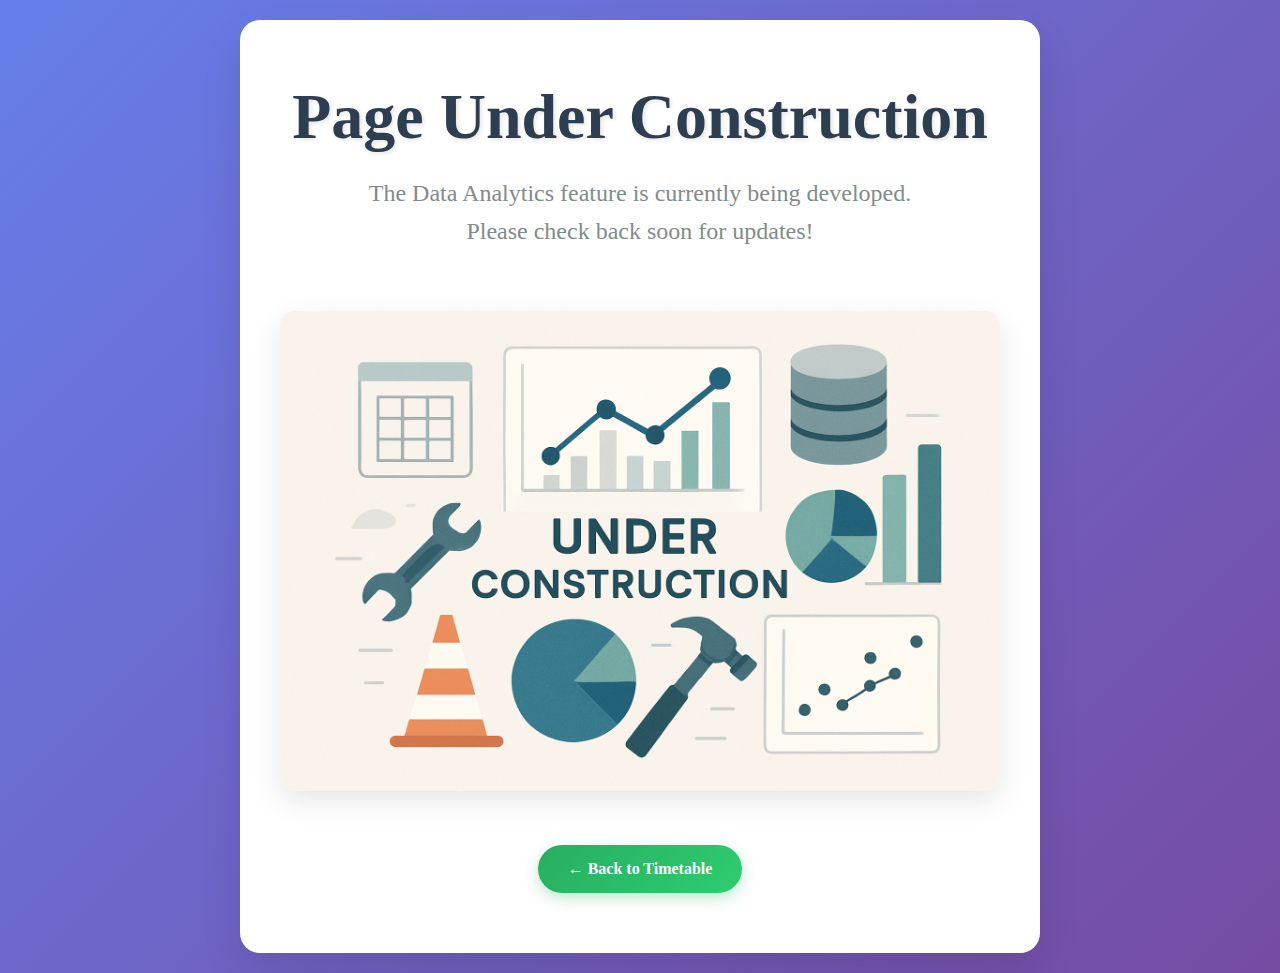
<file: data.html>
<!DOCTYPE html>
<html lang="en">
<head>
    <meta charset="UTF-8">
    <meta name="viewport" content="width=device-width, initial-scale=1.0">
    <title>Data - St Thomas More</title>
    <link rel="stylesheet" href="styles.css">
    <style>
        .construction-page {
            min-height: 100vh;
            display: flex;
            flex-direction: column;
            justify-content: center;
            align-items: center;
            background: linear-gradient(135deg, #667eea 0%, #764ba2 100%);
            padding: 20px;
            text-align: center;
        }

        .construction-container {
            max-width: 800px;
            width: 100%;
            background: white;
            border-radius: 20px;
            padding: 40px 20px;
            box-shadow: 0 20px 40px rgba(0, 0, 0, 0.1);
            animation: fadeInUp 1s ease-out;
        }

        @keyframes fadeInUp {
            from {
                opacity: 0;
                transform: translateY(30px);
            }
            to {
                opacity: 1;
                transform: translateY(0);
            }
        }

        .construction-title {
            font-size: 3rem;
            font-weight: bold;
            color: #2c3e50;
            margin-bottom: 20px;
            text-shadow: 2px 2px 4px rgba(0, 0, 0, 0.1);
        }

        .construction-subtitle {
            font-size: 1.2rem;
            color: #7f8c8d;
            margin-bottom: 40px;
            line-height: 1.6;
        }

        .construction-image {
            max-width: 100%;
            height: auto;
            border-radius: 15px;
            margin: 20px 0;
            box-shadow: 0 10px 30px rgba(0, 0, 0, 0.1);
            animation: float 3s ease-in-out infinite;
        }

        @keyframes float {
            0%, 100% { transform: translateY(0px); }
            50% { transform: translateY(-10px); }
        }

        .back-button {
            display: inline-block;
            margin-top: 30px;
            padding: 15px 30px;
            background: linear-gradient(135deg, #27ae60, #2ecc71);
            color: white;
            text-decoration: none;
            border-radius: 50px;
            font-weight: bold;
            transition: all 0.3s ease;
            box-shadow: 0 5px 15px rgba(39, 174, 96, 0.3);
        }

        .back-button:hover {
            transform: translateY(-2px);
            box-shadow: 0 8px 25px rgba(39, 174, 96, 0.4);
        }

        /* Responsive Design */
        @media (max-width: 768px) {
            .construction-title {
                font-size: 2.5rem;
            }
            
            .construction-subtitle {
                font-size: 1rem;
            }
            
            .construction-container {
                padding: 30px 15px;
                margin: 10px;
            }
        }

        @media (max-width: 480px) {
            .construction-title {
                font-size: 2rem;
            }
            
            .construction-subtitle {
                font-size: 0.9rem;
            }
            
            .construction-container {
                padding: 25px 10px;
            }
            
            .back-button {
                padding: 12px 25px;
                font-size: 0.9rem;
            }
        }

        /* TV and Large Screen Optimization */
        @media (min-width: 1200px) {
            .construction-title {
                font-size: 4rem;
            }
            
            .construction-subtitle {
                font-size: 1.5rem;
            }
            
            .construction-container {
                padding: 60px 40px;
            }
        }
    </style>
</head>
<body>
    <div class="construction-page">
        <div class="construction-container">
            <h1 class="construction-title">Page Under Construction</h1>
            <p class="construction-subtitle">
                The Data Analytics feature is currently being developed.<br>
                Please check back soon for updates!
            </p>
            <img src="construction-data.png" alt="Under Construction - Data Analytics" class="construction-image">
            <a href="timetable.html" class="back-button">← Back to Timetable</a>
        </div>
    </div>
</body>
</html>
</file>
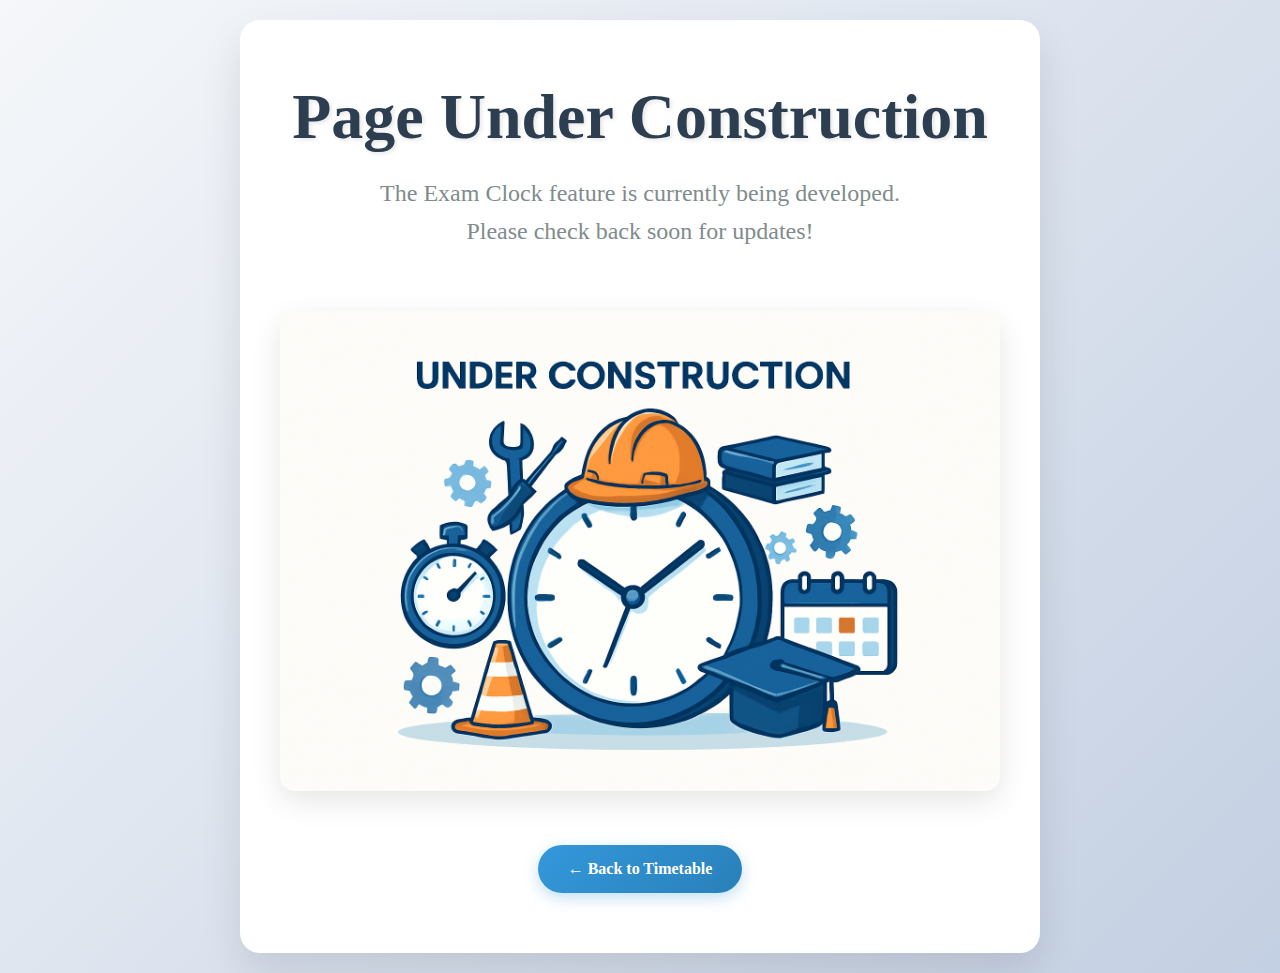
<file: exam-clock.html>
<!DOCTYPE html>
<html lang="en">
<head>
    <meta charset="UTF-8">
    <meta name="viewport" content="width=device-width, initial-scale=1.0">
    <title>Exam Clock - St Thomas More</title>
    <link rel="stylesheet" href="styles.css">
    <style>
        .construction-page {
            min-height: 100vh;
            display: flex;
            flex-direction: column;
            justify-content: center;
            align-items: center;
            background: linear-gradient(135deg, #f5f7fa 0%, #c3cfe2 100%);
            padding: 20px;
            text-align: center;
        }

        .construction-container {
            max-width: 800px;
            width: 100%;
            background: white;
            border-radius: 20px;
            padding: 40px 20px;
            box-shadow: 0 20px 40px rgba(0, 0, 0, 0.1);
            animation: fadeInUp 1s ease-out;
        }

        @keyframes fadeInUp {
            from {
                opacity: 0;
                transform: translateY(30px);
            }
            to {
                opacity: 1;
                transform: translateY(0);
            }
        }

        .construction-title {
            font-size: 3rem;
            font-weight: bold;
            color: #2c3e50;
            margin-bottom: 20px;
            text-shadow: 2px 2px 4px rgba(0, 0, 0, 0.1);
        }

        .construction-subtitle {
            font-size: 1.2rem;
            color: #7f8c8d;
            margin-bottom: 40px;
            line-height: 1.6;
        }

        .construction-image {
            max-width: 100%;
            height: auto;
            border-radius: 15px;
            margin: 20px 0;
            box-shadow: 0 10px 30px rgba(0, 0, 0, 0.1);
            animation: float 3s ease-in-out infinite;
        }

        @keyframes float {
            0%, 100% { transform: translateY(0px); }
            50% { transform: translateY(-10px); }
        }

        .back-button {
            display: inline-block;
            margin-top: 30px;
            padding: 15px 30px;
            background: linear-gradient(135deg, #3498db, #2980b9);
            color: white;
            text-decoration: none;
            border-radius: 50px;
            font-weight: bold;
            transition: all 0.3s ease;
            box-shadow: 0 5px 15px rgba(52, 152, 219, 0.3);
        }

        .back-button:hover {
            transform: translateY(-2px);
            box-shadow: 0 8px 25px rgba(52, 152, 219, 0.4);
        }

        /* Responsive Design */
        @media (max-width: 768px) {
            .construction-title {
                font-size: 2.5rem;
            }
            
            .construction-subtitle {
                font-size: 1rem;
            }
            
            .construction-container {
                padding: 30px 15px;
                margin: 10px;
            }
        }

        @media (max-width: 480px) {
            .construction-title {
                font-size: 2rem;
            }
            
            .construction-subtitle {
                font-size: 0.9rem;
            }
            
            .construction-container {
                padding: 25px 10px;
            }
            
            .back-button {
                padding: 12px 25px;
                font-size: 0.9rem;
            }
        }

        /* TV and Large Screen Optimization */
        @media (min-width: 1200px) {
            .construction-title {
                font-size: 4rem;
            }
            
            .construction-subtitle {
                font-size: 1.5rem;
            }
            
            .construction-container {
                padding: 60px 40px;
            }
        }
    </style>
</head>
<body>
    <div class="construction-page">
        <div class="construction-container">
            <h1 class="construction-title">Page Under Construction</h1>
            <p class="construction-subtitle">
                The Exam Clock feature is currently being developed.<br>
                Please check back soon for updates!
            </p>
            <img src="construction-exam.png" alt="Under Construction - Exam Clock" class="construction-image">
            <a href="timetable.html" class="back-button">← Back to Timetable</a>
        </div>
    </div>
</body>
</html>
</file>
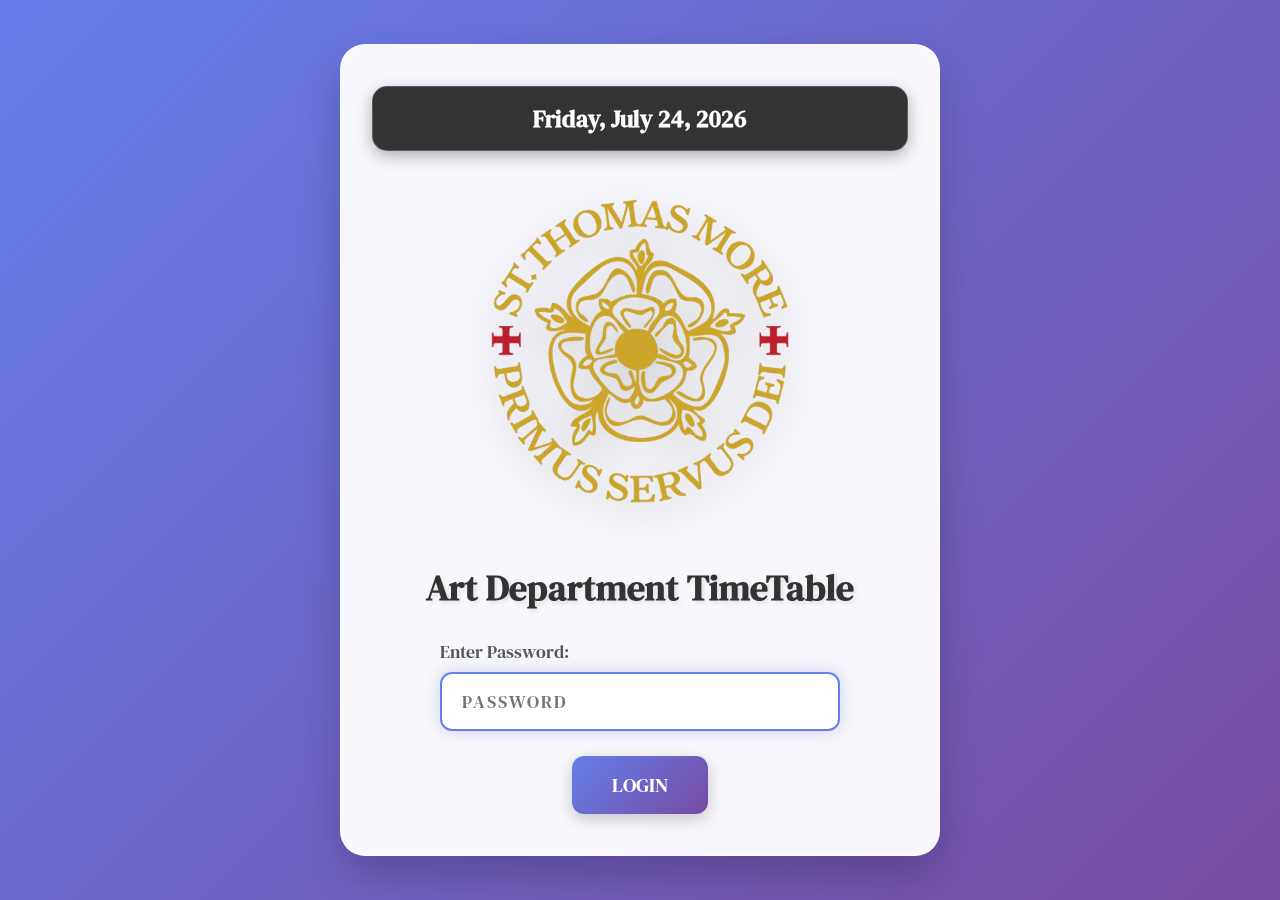
<file: intro.html>
<!DOCTYPE html>
<html lang="it">
<head>
    <meta charset="UTF-8">
    <meta name="viewport" content="width=device-width, initial-scale=1.0">
    <title>Art Department TimeTable - Login</title>
    <link href="https://fonts.googleapis.com/css2?family=DM+Serif+Text:wght@400&display=swap" rel="stylesheet">
    <style>
        * {
            margin: 0;
            padding: 0;
            box-sizing: border-box;
        }

        body {
            font-family: 'DM Serif Text', serif;
            background: linear-gradient(135deg, #667eea 0%, #764ba2 100%);
            min-height: 100vh;
            display: flex;
            align-items: center;
            justify-content: center;
            padding: 20px;
            position: relative;
        }

        .current-date {
            background: rgba(0, 0, 0, 0.8);
            color: white;
            padding: 15px 30px;
            border-radius: 15px;
            font-size: 24px;
            font-weight: bold;
            margin-bottom: 30px;
            box-shadow: 0 5px 15px rgba(0, 0, 0, 0.3);
            backdrop-filter: blur(10px);
            border: 1px solid rgba(255, 255, 255, 0.2);
        }

        .login-container {
            background: rgba(255, 255, 255, 0.95);
            border-radius: 25px;
            padding: 40px 30px;
            box-shadow: 0 20px 40px rgba(0, 0, 0, 0.2);
            text-align: center;
            max-width: 600px;
            width: 100%;
            backdrop-filter: blur(10px);
            border: 2px solid rgba(255, 255, 255, 0.3);
        }

        .logo-container {
            margin-bottom: 30px;
        }

        .logo {
            width: 350px;
            height: 350px;
            max-width: 70vw;
            max-height: 70vw;
            animation: spin 4s linear infinite;
            filter: drop-shadow(0 10px 20px rgba(0, 0, 0, 0.2));
        }

        @keyframes spin {
            from {
                transform: rotate(0deg);
            }
            to {
                transform: rotate(360deg);
            }
        }

        .title {
            font-size: 36px;
            color: #333;
            margin-bottom: 30px;
            text-shadow: 2px 2px 4px rgba(0, 0, 0, 0.1);
            line-height: 1.2;
        }

        .login-form {
            display: flex;
            flex-direction: column;
            align-items: center;
            gap: 25px;
        }

        .input-group {
            width: 100%;
            max-width: 400px;
        }

        .input-label {
            display: block;
            font-size: 18px;
            color: #555;
            margin-bottom: 8px;
            text-align: left;
        }

        .password-input {
            width: 100%;
            padding: 15px 20px;
            font-size: 18px;
            border: 2px solid #ddd;
            border-radius: 12px;
            background: white;
            font-family: 'DM Serif Text', serif;
            text-transform: uppercase;
            letter-spacing: 2px;
            transition: all 0.3s ease;
        }

        .password-input:focus {
            outline: none;
            border-color: #667eea;
            box-shadow: 0 0 15px rgba(102, 126, 234, 0.3);
        }

        .login-button {
            background: linear-gradient(135deg, #667eea 0%, #764ba2 100%);
            color: white;
            border: none;
            padding: 15px 40px;
            font-size: 20px;
            border-radius: 12px;
            cursor: pointer;
            font-family: 'DM Serif Text', serif;
            transition: all 0.3s ease;
            box-shadow: 0 5px 15px rgba(0, 0, 0, 0.2);
        }

        .login-button:hover {
            transform: translateY(-2px);
            box-shadow: 0 8px 25px rgba(0, 0, 0, 0.3);
        }

        .login-button:active {
            transform: translateY(0);
        }

        /* Pop-up styles */
        .popup-overlay {
            position: fixed;
            top: 0;
            left: 0;
            width: 100%;
            height: 100%;
            background: rgba(0, 0, 0, 0.6);
            display: none;
            align-items: center;
            justify-content: center;
            z-index: 1000;
        }

        .popup-content {
            background: white;
            padding: 40px;
            border-radius: 20px;
            text-align: center;
            max-width: 500px;
            width: 90%;
            box-shadow: 0 20px 40px rgba(0, 0, 0, 0.3);
            animation: popupAppear 0.3s ease-out;
        }

        @keyframes popupAppear {
            from {
                opacity: 0;
                transform: scale(0.8);
            }
            to {
                opacity: 1;
                transform: scale(1);
            }
        }

        .popup-message {
            font-size: 24px;
            margin-bottom: 30px;
            font-weight: bold;
        }

        .popup-message.error {
            color: #e74c3c;
        }

        .popup-message.success {
            color: #27ae60;
        }

        .popup-button {
            background: #667eea;
            color: white;
            border: none;
            padding: 12px 30px;
            font-size: 16px;
            border-radius: 8px;
            cursor: pointer;
            font-family: 'DM Serif Text', serif;
            transition: all 0.3s ease;
        }

        .popup-button:hover {
            background: #5a6fd8;
        }

        .continue-button {
            background: #27ae60;
            margin-left: 15px;
        }

        .continue-button:hover {
            background: #229954;
        }

        /* Responsive design */
        @media (max-width: 768px) {
            .current-date {
                font-size: 18px;
                padding: 12px 20px;
                margin-bottom: 20px;
            }

            .login-container {
                padding: 30px 20px;
                margin: 10px;
            }

            .logo {
                width: 250px;
                height: 250px;
            }

            .title {
                font-size: 28px;
                margin-bottom: 25px;
            }

            .password-input {
                font-size: 16px;
                padding: 12px 15px;
            }

            .login-button {
                font-size: 18px;
                padding: 12px 30px;
            }

            .popup-content {
                padding: 30px 20px;
            }

            .popup-message {
                font-size: 20px;
            }
        }

        @media (max-width: 480px) {
            .current-date {
                font-size: 16px;
                padding: 10px 15px;
                margin-bottom: 15px;
            }

            .login-container {
                padding: 25px 15px;
            }

            .logo {
                width: 200px;
                height: 200px;
            }

            .title {
                font-size: 22px;
                margin-bottom: 20px;
            }

            .password-input {
                font-size: 14px;
                padding: 10px 12px;
            }

            .login-button {
                font-size: 16px;
                padding: 10px 25px;
            }
        }

        /* TV and large screen optimization */
        @media (min-width: 1920px) {
            .current-date {
                font-size: 32px;
                padding: 20px 40px;
                margin-bottom: 40px;
            }

            .login-container {
                padding: 60px 50px;
                max-width: 800px;
            }

            .logo {
                width: 450px;
                height: 450px;
            }

            .title {
                font-size: 56px;
                margin-bottom: 50px;
            }

            .password-input {
                font-size: 24px;
                padding: 20px 25px;
            }

            .login-button {
                font-size: 26px;
                padding: 20px 50px;
            }

            .popup-content {
                padding: 60px 50px;
                max-width: 700px;
            }

            .popup-message {
                font-size: 32px;
                margin-bottom: 40px;
            }

            .popup-button {
                font-size: 20px;
                padding: 15px 40px;
            }
        }
    </style>
</head>
<body>
    <div class="login-container">
        <div class="current-date" id="current-date"></div>
        
        <div class="logo-container">
            <img src="STM-Logo.png" alt="STM Logo" class="logo" id="logo">
        </div>
        
        <h1 class="title">Art Department TimeTable</h1>
        
        <form class="login-form" id="login-form">
            <div class="input-group">
                <label for="password" class="input-label">Enter Password:</label>
                <input 
                    type="password" 
                    id="password" 
                    class="password-input" 
                    placeholder="PASSWORD"
                    autocomplete="off"
                    maxlength="20"
                >
            </div>
            <button type="submit" class="login-button">LOGIN</button>
        </form>
    </div>

    <!-- Pop-up overlay -->
    <div class="popup-overlay" id="popup-overlay">
        <div class="popup-content">
            <div class="popup-message" id="popup-message"></div>
            <button class="popup-button" id="popup-ok" onclick="closePopup()">OK</button>
            <button class="popup-button continue-button" id="popup-continue" onclick="continueToTimetable()" style="display: none;">Continue to TimeTable</button>
        </div>
    </div>

    <script>
        // User credentials
        const users = {
            'KAA125': 'Katie Arakalian',
            'NJA225': 'Natalie Jenkins',
            'LUONGO': 'Fiore Luongo Administrator',
            'TEST': 'Page for Test'
        };

        let currentUser = null;

        // Update current date
        function updateCurrentDate() {
            const now = new Date();
            const options = { 
                weekday: 'long', 
                year: 'numeric', 
                month: 'long', 
                day: 'numeric' 
            };
            document.getElementById('current-date').textContent = now.toLocaleDateString('en-US', options);
        }

        // Show popup
        function showPopup(message, isSuccess = false) {
            const overlay = document.getElementById('popup-overlay');
            const messageElement = document.getElementById('popup-message');
            const continueButton = document.getElementById('popup-continue');
            
            messageElement.textContent = message;
            messageElement.className = `popup-message ${isSuccess ? 'success' : 'error'}`;
            
            if (isSuccess) {
                continueButton.style.display = 'inline-block';
            } else {
                continueButton.style.display = 'none';
            }
            
            overlay.style.display = 'flex';
        }

        // Close popup
        function closePopup() {
            document.getElementById('popup-overlay').style.display = 'none';
            if (!currentUser) {
                document.getElementById('password').value = '';
                document.getElementById('password').focus();
            }
        }

        // Continue to timetable
        function continueToTimetable() {
            // Store current user in session storage
            sessionStorage.setItem('currentUser', currentUser);
            // Redirect to timetable
            window.location.href = 'index.html';
        }

        // Handle form submission
        document.getElementById('login-form').addEventListener('submit', function(e) {
            e.preventDefault();
            
            const password = document.getElementById('password').value.toUpperCase().trim();
            
            if (!password) {
                showPopup('Please enter a password');
                return;
            }
            
            if (users[password]) {
                currentUser = users[password];
                showPopup(`Welcome, ${currentUser}!`, true);
            } else {
                currentUser = null;
                showPopup('Incorrect Password');
            }
        });

        // Auto-convert to uppercase as user types
        document.getElementById('password').addEventListener('input', function(e) {
            e.target.value = e.target.value.toUpperCase();
        });

        // Handle Enter key in popup
        document.addEventListener('keydown', function(e) {
            if (e.key === 'Enter') {
                const overlay = document.getElementById('popup-overlay');
                if (overlay.style.display === 'flex') {
                    if (currentUser) {
                        continueToTimetable();
                    } else {
                        closePopup();
                    }
                }
            }
        });

        // Initialize
        updateCurrentDate();
        
        // Update date every minute
        setInterval(updateCurrentDate, 60000);
        
        // Focus on password input when page loads
        window.addEventListener('load', function() {
            document.getElementById('password').focus();
        });

        // Handle popup overlay click
        document.getElementById('popup-overlay').addEventListener('click', function(e) {
            if (e.target === this) {
                closePopup();
            }
        });
    </script>
</body>
</html>
</file>
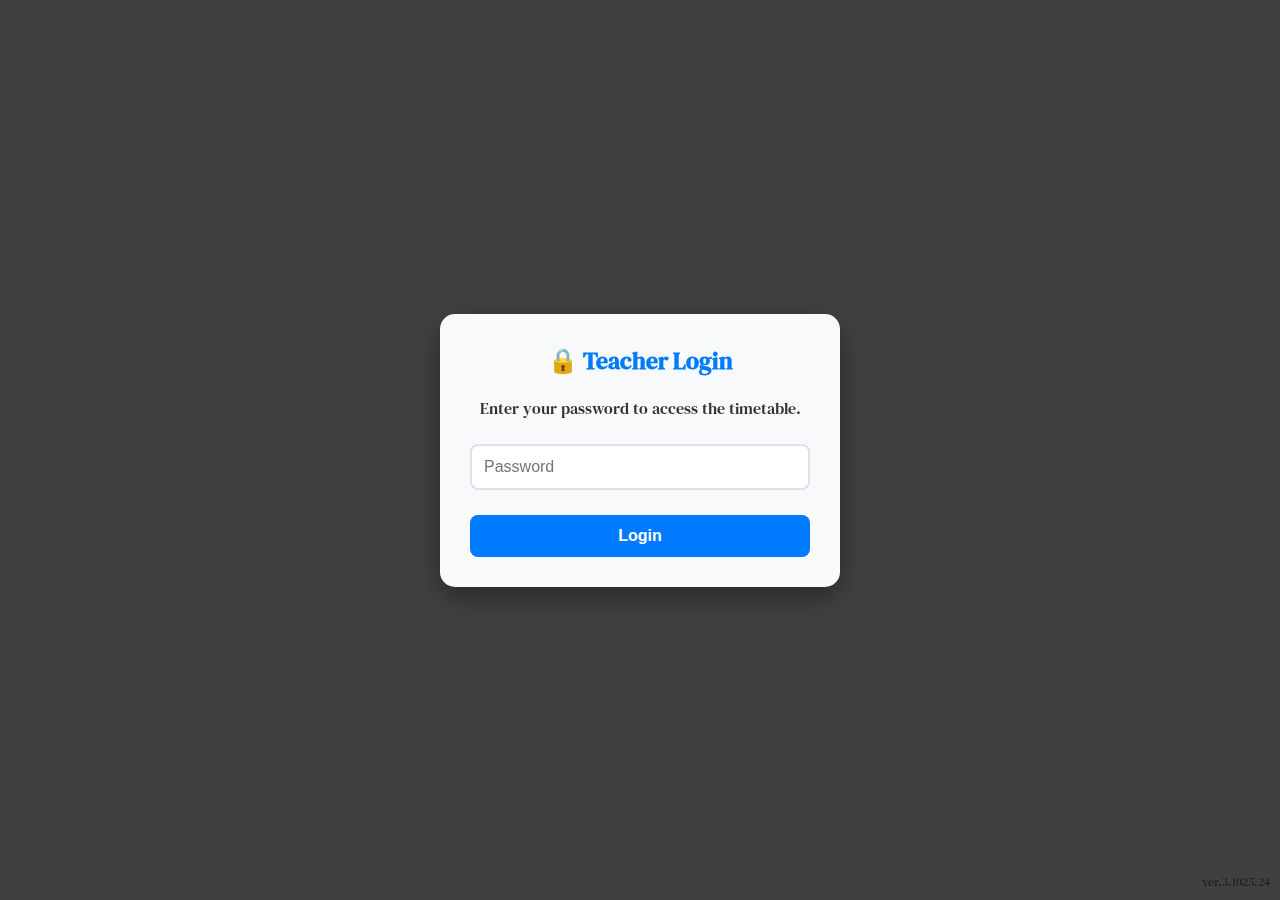
<file: Qwen_html_20251013_kui2kdc5k.html>
<!DOCTYPE html>
<html lang="en">
<head>
    <meta charset="UTF-8">
    <meta name="viewport" content="width=device-width, initial-scale=1.0">
    <title>St Thomas More Timetable 2025-2026</title>
    <link href="https://fonts.googleapis.com/css2?family=DM+Serif+Text:wght@400&display=swap" rel="stylesheet">
    <style>
        :root {
            --primary-bg: #ffffff;
            --secondary-bg: #f8f9fa;
            --text-color: #333333;
            --border-color: #dee2e6;
            --header-bg: #007bff;
            --header-text: #ffffff;
            --form-time-bg: #404040;
            --form-time-text: #ffffff;
            --lunch-bg: #e9ecef;
            --lunch-text: #333333;
            --card-shadow: rgba(0, 0, 0, 0.1);
            --hover-shadow: rgba(0, 0, 0, 0.2);
            --button-active: #dc3545;
            --button-hover: #0056b3;
            --cell-shadow: 0 4px 8px rgba(0, 0, 0, 0.15);
            --cell-shadow-hover: 0 6px 12px rgba(0, 0, 0, 0.25);
            --countdown-bg: #ffffff;
            --countdown-text: #333333;
            --countdown-border: #dee2e6;
            --nav-bg: #f0f0f0;
            --nav-text: #333;
            --nav-active-bg: #007bff;
            --nav-active-text: #fff;
            --nav-controls-bg: #e9ecef;
            --fullscreen-active-bg: #28a745;
            --countdown-warning: #dc3545;
        }
        [data-theme="dark"] {
            --primary-bg: #1a1a1a;
            --secondary-bg: #2d2d2d;
            --text-color: #ffffff;
            --border-color: #404040;
            --header-bg: #0056b3;
            --header-text: #ffffff;
            --form-time-bg: #404040;
            --form-time-text: #ffffff;
            --lunch-bg: #404040;
            --lunch-text: #ffffff;
            --card-shadow: rgba(0, 0, 0, 0.3);
            --hover-shadow: rgba(0, 0, 0, 0.5);
            --button-active: #dc3545;
            --button-hover: #007bff;
            --cell-shadow: 0 4px 8px rgba(0, 0, 0, 0.4);
            --cell-shadow-hover: 0 6px 12px rgba(0, 0, 0, 0.6);
            --countdown-bg: #2d2d2d;
            --countdown-text: #ffffff;
            --countdown-border: #404040;
            --nav-bg: #2d2d2d;
            --nav-text: #fff;
            --nav-active-bg: #0056b3;
            --nav-active-text: #fff;
            --nav-controls-bg: #404040;
            --fullscreen-active-bg: #28a745;
            --countdown-warning: #ff6b6b;
        }
        * {
            margin: 0;
            padding: 0;
            box-sizing: border-box;
        }
        body {
            font-family: 'DM Serif Text', serif;
            background-color: var(--primary-bg);
            color: var(--text-color);
            transition: all 0.3s ease;
            min-height: 100vh;
            position: relative;
        }
        .container {
            max-width: 1600px;
            margin: 0 auto;
            padding: 20px;
            opacity: 0;
            pointer-events: none;
            transition: opacity 0.3s ease;
        }
        body.authenticated .container {
            opacity: 1;
            pointer-events: auto;
        }
        .header {
            margin-bottom: 20px;
            display: flex;
            align-items: flex-start;
            justify-content: space-between;
            gap: 30px;
            position: relative;
        }
        .clock-section, .countdown-section {
            display: flex;
            flex-direction: column;
            align-items: flex-end;
            flex-shrink: 0;
        }
        .clock-title, .countdown-title-wrapper {
            font-size: 16px;
            font-weight: bold;
            color: var(--text-color);
            margin-bottom: 8px;
            text-align: center;
        }
        .clock-container, .countdown-container {
            display: flex;
            gap: 11px;
        }
        .clock-box, .countdown-box {
            background: var(--countdown-bg);
            border: 1px solid var(--countdown-border);
            border-radius: 8px;
            padding: 12px 10px;
            text-align: center;
            min-width: 70px;
            box-shadow: 0 2px 4px var(--card-shadow);
        }
        .clock-value, .countdown-value {
            font-size: 32px;
            font-weight: bold;
            color: var(--countdown-text);
            line-height: 1;
            margin-bottom: 4px;
        }
        .clock-label, .countdown-label {
            font-size: 12px;
            color: var(--text-color);
            text-transform: capitalize;
            opacity: 0.8;
        }
        .logged-in-user-box {
            margin-top: 12px;
            background: var(--countdown-bg);
            border: 1px solid var(--countdown-border);
            border-radius: 12px;
            padding: 10px 16px;
            text-align: center;
            min-width: 200px;
            box-shadow: 
                0 4px 8px rgba(0, 0, 0, 0.1),
                inset 0 2px 4px rgba(0, 0, 0, 0.05);
            font-size: 16px;
            font-weight: bold;
            color: var(--countdown-text);
        }
        .title-section {
            display: flex;
            flex-direction: column;
            align-items: flex-start;
            justify-content: center;
            flex-grow: 1;
            gap: 10px;
        }
        .title {
            font-size: 75px;
            font-weight: 400;
            color: var(--text-color);
            margin: 0;
            opacity: 0;
            animation: fadeInTitle 1s forwards;
        }
        @keyframes fadeInTitle {
            from { opacity: 0; transform: translateY(-10px); }
            to { opacity: 1; transform: translateY(0); }
        }
        .date-info {
            font-size: 25px;
            color: var(--text-color);
            font-weight: bold;
            display: flex;
            align-items: center;
            gap: 8px;
        }
        .date-day {
            color: #dc3545;
            font-size: 35px;
            border: 1px solid black;
            padding: 2px 10px;
            border-radius: 8px;
            display: inline-block;
            background: var(--primary-bg);
        }
        .countdown-title-row {
            display: flex;
            align-items: center;
            justify-content: flex-start;
            gap: 12px;
            width: 100%;
        }
        #week-info {
            font-size: 20px;
            color: #dc3545;
            font-weight: normal;
            border: 1px solid black;
            padding: 4px 7.5px;
            border-radius: 8px;
            display: inline-block;
            text-shadow: 2px 2px 4px rgba(0,0,0,0.3);
        }
        .countdown-title {
            margin: 0;
            font-size: 16px;
            font-weight: bold;
            color: var(--text-color);
        }
        .term-info-box {
            margin-top: 12px;
            background: var(--countdown-bg);
            border: 1px solid var(--countdown-border);
            border-radius: 12px;
            padding: 12px 16px;
            text-align: center;
            min-width: 200px;
            box-shadow: 
                0 4px 8px rgba(0, 0, 0, 0.1),
                inset 0 2px 4px rgba(0, 0, 0, 0.05);
            font-size: 16px;
            font-weight: bold;
            color: var(--countdown-text);
            transition: transform 0.2s ease, box-shadow 0.2s ease;
        }
        .term-info-box:hover {
            transform: translateY(-2px);
            box-shadow: 
                0 6px 12px rgba(0, 0, 0, 0.15),
                inset 0 3px 6px rgba(0, 0, 0, 0.1);
        }
        .now-summary-box {
            background: var(--secondary-bg);
            border-radius: 12px;
            padding: 12px 20px;
            margin-bottom: 20px;
            box-shadow: 0 4px 8px var(--card-shadow);
            text-align: center;
            font-size: 18px;
            font-weight: bold;
            color: var(--text-color);
            transition: all 0.3s ease;
        }
        [data-theme="dark"] .now-summary-box {
            background: #3a3a3a;
        }
        .now-summary-highlight {
            color: #007bff;
            font-weight: bold;
        }
        .now-summary-warning {
            color: #dc3545;
        }
        .progress-bar-container {
            height: 6px;
            background: var(--border-color);
            border-radius: 3px;
            overflow: hidden;
            margin-bottom: 20px;
            display: none;
        }
        .progress-bar {
            height: 100%;
            background: #007bff;
            width: 0%;
            transition: width 1s linear;
        }
        .navbar {
            background-color: var(--nav-bg);
            border-radius: 20px;
            margin-bottom: 20px;
            padding: 8px 15px;
            display: flex;
            justify-content: space-between;
            align-items: center;
            box-shadow: 0 2px 8px var(--card-shadow);
            height: 50px;
        }
        .nav-main {
            display: flex;
            gap: 5px;
            align-items: center;
            flex-wrap: wrap;
        }
        .nav-item {
            display: flex;
            align-items: center;
            gap: 6px;
            padding: 8px 12px;
            border-radius: 12px;
            color: var(--nav-text);
            text-decoration: none;
            font-size: 14px;
            transition: all 0.3s ease;
            font-weight: 500;
        }
        .nav-item:hover, .nav-item.active {
            background-color: var(--nav-active-bg);
            color: var(--nav-active-text);
            transform: translateY(-1px);
        }
        .nav-controls {
            display: flex;
            align-items: center;
            gap: 8px;
            background-color: var(--nav-controls-bg);
            padding: 6px 12px;
            border-radius: 15px;
            flex-wrap: wrap;
        }
        .control-btn, .fullscreen-btn, .export-pdf-btn {
            background: none;
            border: none;
            color: var(--text-color);
            cursor: pointer;
            padding: 6px 10px;
            border-radius: 8px;
            transition: all 0.3s ease;
            font-size: 12px;
            font-weight: 500;
            display: flex;
            align-items: center;
            gap: 4px;
        }
        .control-btn:hover, .control-btn.active,
        .fullscreen-btn:hover,
        .export-pdf-btn:hover {
            background-color: var(--header-bg);
            color: var(--header-text);
            transform: translateY(-1px);
        }
        .fullscreen-btn.active {
            background-color: var(--fullscreen-active-bg) !important;
            color: white !important;
        }
        .dark-mode-control {
            display: flex;
            align-items: center;
            gap: 5px;
            margin-left: 8px;
        }
        .toggle-switch {
            position: relative;
            width: 40px;
            height: 20px;
            background: var(--border-color);
            border-radius: 10px;
            cursor: pointer;
            transition: background 0.3s ease;
        }
        .toggle-switch.active {
            background: var(--header-bg);
        }
        .toggle-slider {
            position: absolute;
            top: 2px;
            left: 2px;
            width: 16px;
            height: 16px;
            background: white;
            border-radius: 50%;
            transition: transform 0.3s ease;
        }
        .toggle-switch.active .toggle-slider {
            transform: translateX(20px);
        }
        .main-content {
            display: flex;
            gap: 20px;
            align-items: flex-start;
            margin-left: 30px;
        }
        .timetable-container {
            flex: 1;
            overflow-x: auto;
            overflow-y: hidden;
        }
        .timetable {
            width: 100%;
            border-collapse: separate;
            border-spacing: 3px;
            min-width: 800px;
        }
        .timetable th, .timetable td {
            border: none;
            text-align: center;
            vertical-align: middle;
            border-radius: 8px;
        }
        .timetable th {
            background: var(--header-bg);
            color: var(--header-text);
            height: 50px;
        }
        .timetable td {
            height: 50px;
            box-shadow: var(--cell-shadow);
        }
        .period-cell {
            width: 50px !important;
            min-width: 50px !important;
            height: 50px !important;
            padding: 0 !important;
            font-weight: bold;
            font-size: 14px;
            position: relative; /* ✅ Necessario per posizionare il badge */
        }
        .time-cell {
            background: var(--secondary-bg);
            color: var(--text-color);
            font-size: 14px;
            font-weight: bold;
            width: 110px;
            min-width: 110px;
        }
        .subject-cell {
            padding: 5px 5px 5px 5px;
            background: var(--primary-bg);
            position: relative;
        }
        .subject-cell:hover {
            transform: translateY(-2px);
            box-shadow: var(--cell-shadow-hover);
        }
        .form-time {
            background: var(--form-time-bg) !important;
            color: var(--form-time-text) !important;
        }
        .lunch {
            background: var(--lunch-bg) !important;
            color: var(--lunch-text) !important;
        }
        .timetable tr.now-row td {
            background-color: rgba(0, 123, 255, 0.08) !important;
            position: relative;
        }
        .timetable tr.now-row .period-cell {
            border-left: 4px solid #007bff;
            font-weight: bold;
        }
        .now-badge {
            position: absolute;
            top: 2px;
            left: -4px; /* ✅ Spostato a sinistra */
            width: 36px;
            height: 24px;
            z-index: 10;
        }
        .now-badge svg {
            width: 100%;
            height: 100%;
        }
        .subject-cell.break-overlay::before {
            content: "BREAK";
            position: absolute;
            top: 0;
            left: 0;
            width: 100%;
            height: 100%;
            background: rgba(255, 215, 0, 0.95);
            color: #000;
            font-weight: bold;
            font-size: 14px;
            display: flex;
            align-items: center;
            justify-content: center;
            border-radius: 8px;
            z-index: 5;
            animation: pulseBreak 1.5s infinite alternate;
        }
        @keyframes pulseBreak {
            from { opacity: 0.7; transform: scale(0.95); }
            to { opacity: 1; transform: scale(1); }
        }
        .subject-cell.lunch-overlay::before {
            content: "LUNCH";
            position: absolute;
            top: 0;
            left: 0;
            width: 100%;
            height: 100%;
            background: rgba(100, 180, 255, 0.92);
            color: white;
            font-weight: bold;
            font-size: 14px;
            display: flex;
            align-items: center;
            justify-content: center;
            border-radius: 8px;
            z-index: 5;
            animation: pulseLunch 1.5s infinite alternate;
        }
        @keyframes pulseLunch {
            from { opacity: 0.7; transform: scale(0.95); }
            to { opacity: 1; transform: scale(1); }
        }
        .teacher-boxes {
            display: flex;
            flex-direction: column;
            gap: 20px;
            min-width: 200px;
        }
        .teacher-box {
            background: var(--secondary-bg);
            border-radius: 10px;
            padding: 15px;
            box-shadow: 0 4px 8px var(--card-shadow);
        }
        .teacher-header h3 {
            font-size: 16px;
            font-weight: bold;
            color: var(--header-bg);
            margin-bottom: 10px;
        }
        .lesson-info {
            margin-bottom: 8px;
        }
        .lesson-label {
            font-weight: bold;
            font-size: 12px;
        }
        .lesson-details {
            font-size: 12px;
            padding: 5px;
            background: var(--primary-bg);
            border-radius: 5px;
            border: 1px solid var(--border-color);
        }
        .modal {
            display: none;
            position: fixed;
            z-index: 1000;
            left: 0;
            top: 0;
            width: 100%;
            height: 100%;
            background-color: rgba(0, 0, 0, 0.75);
            align-items: center;
            justify-content: center;
        }
        .modal.show {
            display: flex;
        }
        .modal-content {
            background-color: var(--secondary-bg);
            padding: 25px;
            border-radius: 15px;
            width: 90%;
            max-width: 500px;
            box-shadow: 0 10px 30px rgba(0, 0, 0, 0.3);
            animation: modalFadeIn 0.3s ease-out;
            position: relative;
        }
        @keyframes modalFadeIn {
            from {
                opacity: 0;
                transform: scale(0.9) translateY(-20px);
            }
            to {
                opacity: 1;
                transform: scale(1) translateY(0);
            }
        }
        .modal-header {
            display: flex;
            justify-content: space-between;
            align-items: center;
            margin-bottom: 20px;
            border-bottom: 2px solid var(--border-color);
            padding-bottom: 15px;
        }
        .modal-title {
            font-size: 22px;
            font-weight: bold;
            color: var(--header-bg);
        }
        .close {
            font-size: 28px;
            cursor: pointer;
            color: var(--text-color);
            transition: color 0.3s ease;
            line-height: 1;
        }
        .close:hover {
            color: var(--button-active);
        }
        .modal-info {
            display: flex;
            flex-direction: column;
            gap: 12px;
            margin-bottom: 20px;
        }
        .modal-field {
            display: flex;
            justify-content: space-between;
            padding: 8px 0;
            border-bottom: 1px solid var(--border-color);
        }
        .modal-field:last-child {
            border-bottom: none;
        }
        .field-label {
            font-weight: bold;
            color: var(--text-color);
        }
        .field-value {
            color: var(--text-color);
            text-align: right;
        }
        #login-modal {
            display: none;
            position: fixed;
            z-index: 2000;
            left: 0;
            top: 0;
            width: 100%;
            height: 100%;
            background-color: rgba(0, 0, 0, 0.75);
            align-items: center;
            justify-content: center;
        }
        #login-modal.show {
            display: flex;
        }
        .login-content {
            background: var(--secondary-bg);
            padding: 30px;
            border-radius: 15px;
            width: 90%;
            max-width: 400px;
            text-align: center;
            box-shadow: 0 10px 30px rgba(0,0,0,0.4);
        }
        .login-title {
            font-size: 24px;
            margin-bottom: 20px;
            color: var(--header-bg);
        }
        .login-input {
            width: 100%;
            padding: 12px;
            margin: 10px 0;
            border: 2px solid var(--border-color);
            border-radius: 8px;
            font-size: 16px;
            background: var(--primary-bg);
            color: var(--text-color);
        }
        .login-input:focus {
            outline: none;
            border-color: var(--header-bg);
        }
        .login-btn {
            background: var(--header-bg);
            color: white;
            border: none;
            padding: 12px 20px;
            border-radius: 8px;
            font-size: 16px;
            cursor: pointer;
            margin-top: 15px;
            width: 100%;
            font-weight: bold;
        }
        .login-btn:hover {
            background: var(--button-hover);
        }
        .login-error {
            color: var(--button-active);
            margin-top: 10px;
            font-size: 14px;
            display: none;
        }
        .subject-12-dt-textile { background-color: #ff9500 !important; color: white !important; }
        .subject-11-art { background-color: #34c759 !important; color: white !important; }
        .subject-12-13-art { background-color: #34c759 !important; color: white !important; }
        .subject-9m { background-color: #007aff !important; color: white !important; }
        .subject-9a { background-color: #007aff !important; color: white !important; }
        .subject-9s { background-color: #007aff !important; color: white !important; }
        .subject-9c { background-color: #007aff !important; color: white !important; }
        .subject-9h { background-color: #007aff !important; color: white !important; }
        .subject-9s-dt { background-color: #ff3b30 !important; color: white !important; }
        .subject-9ac-dt { background-color: #ff3b30 !important; color: white !important; }
        .subject-9hm-dt { background-color: #ff3b30 !important; color: white !important; }
        .subject-10-art { background-color: #34c759 !important; color: white !important; }
        .subject-11-photography { background-color: #af52de !important; color: white !important; }
        .subject-7ac { background-color: #ffcc00 !important; color: black !important; }
        .subject-7ac-dt { background-color: #ff3b30 !important; color: white !important; }
        .subject-7h { background-color: #ffcc00 !important; color: black !important; }
        .subject-7h-dt { background-color: #ff3b30 !important; color: white !important; }
        .subject-7ms { background-color: #ffcc00 !important; color: black !important; }
        .subject-7ms-dt { background-color: #ff3b30 !important; color: white !important; }
        .subject-8ac { background-color: #5ac8fa !important; color: white !important; }
        .subject-8ac-dt { background-color: #ff3b30 !important; color: white !important; }
        .subject-8y { background-color: #5ac8fa !important; color: white !important; }
        .subject-8y-dt { background-color: #ff3b30 !important; color: white !important; }
        .subject-8hm { background-color: #5ac8fa !important; color: white !important; }
        .subject-8hm-dt { background-color: #ff3b30 !important; color: white !important; }
        .subject-8mh { background-color: #5ac8fa !important; color: white !important; }
        .subject-9s-food { background-color: #ff6b35 !important; color: white !important; }
        .subject-9hm-food { background-color: #ff6b35 !important; color: white !important; }
        .subject-pshe { background-color: #8e8e93 !important; color: white !important; }
        .version-badge, .refresh-badge {
            position: fixed;
            bottom: 10px;
            right: 10px;
            font-size: 12px;
            color: #888888;
            z-index: 100;
            pointer-events: none;
        }
        .refresh-badge {
            bottom: 30px;
        }
        .icon-wrapper {
            width: 24px;
            height: 24px;
            display: flex;
            justify-content: center;
            align-items: center;
            flex-shrink: 0;
        }
        .nav-icon {
            width: 20px;
            height: 20px;
            stroke: currentColor;
            fill: none;
        }
        .home-icon .door,
        .request-icon .check {
            fill: currentColor;
        }
        .nav-item:hover .home-icon .roof {
            transform: translateY(-2px);
            transform-origin: center bottom;
        }
        .nav-item:hover .timetable-icon .page {
            transform: translateX(3px);
            transform-origin: left center;
        }
        .nav-item:hover .clock-icon .hand {
            transform: rotate(90deg);
            transform-origin: center;
            transition: transform 0.5s cubic-bezier(0.68, -0.55, 0.27, 1.55);
        }
        .nav-item:hover .data-icon .bar-1 { height: 8px; }
        .nav-item:hover .data-icon .bar-2 { height: 14px; }
        .nav-item:hover .data-icon .bar-3 { height: 18px; }
        .nav-item:hover .data-icon .bar-4 { height: 10px; }
        .nav-item:hover .request-icon .paper {
            transform: rotate(3deg) translateY(-2px);
            transform-origin: center;
        }
        .nav-item:hover .request-icon .check {
            stroke-dashoffset: 0;
        }
        .home-icon .roof,
        .timetable-icon .page,
        .clock-icon .hand,
        .request-icon .paper {
            transition: transform 0.3s ease;
        }
        .data-icon .bar {
            transition: height 0.4s ease;
            height: 0;
        }
        .request-icon .check {
            stroke-dasharray: 15;
            stroke-dashoffset: 15;
            transition: stroke-dashoffset 0.4s ease 0.1s;
        }
        #offline-banner {
            position: fixed;
            top: 0;
            left: 0;
            width: 100%;
            background: #dc3545;
            color: white;
            text-align: center;
            padding: 8px;
            font-weight: bold;
            z-index: 10000;
            display: none;
        }
        #day-filter-select {
            padding: 6px 10px;
            border-radius: 8px;
            border: 1px solid var(--border-color);
            background: var(--nav-controls-bg);
            color: var(--text-color);
            font-size: 12px;
            font-weight: 500;
            cursor: pointer;
        }
        #day-filter-select:hover {
            background: var(--header-bg);
            color: var(--header-text);
        }
    </style>
</head>
<body>
    <div id="offline-banner">⚠️ You are offline. Some features may not work.</div>
    <div id="login-modal" class="modal">
        <div class="login-content">
            <h2 class="login-title">🔒 Teacher Login</h2>
            <p style="margin-bottom: 15px; color: var(--text-color);">Enter your password to access the timetable.</p>
            <input type="password" id="password-input" class="login-input" placeholder="Password" autocomplete="off">
            <button id="login-btn" class="login-btn">Login</button>
            <div id="login-error" class="login-error">Invalid password. Please try again.</div>
        </div>
    </div>
    <div class="container">
        <div class="header">
            <div class="clock-section">
                <div class="clock-title">St Thomas More Time</div>
                <div class="clock-container">
                    <div class="clock-box">
                        <div class="clock-value" id="hours">00</div>
                        <div class="clock-label">Hours</div>
                    </div>
                    <div class="clock-box">
                        <div class="clock-value" id="minutes">00</div>
                        <div class="clock-label">Minutes</div>
                    </div>
                    <div class="clock-box">
                        <div class="clock-value" id="seconds">00</div>
                        <div class="clock-label">Seconds</div>
                    </div>
                </div>
                <div class="logged-in-user-box" id="logged-in-user-box">
                    Logged in as: —
                </div>
            </div>
            <div class="title-section">
                <div class="title">Time Table 2025-2026</div>
                <div class="date-info" id="date-info">Loading...</div>
            </div>
            <div class="countdown-section">
                <div class="countdown-title-wrapper">
                    <div class="countdown-title-row">
                        <div id="week-info">Current Week: A</div>
                        <div class="countdown-title" id="countdown-title">October Half Term</div>
                    </div>
                </div>
                <div class="countdown-container" id="countdown-container">
                    <div class="countdown-box">
                        <div class="countdown-value" id="countdown-days">000</div>
                        <div class="countdown-label">Days</div>
                    </div>
                    <div class="countdown-box">
                        <div class="countdown-value" id="countdown-hours">00</div>
                        <div class="countdown-label">Hours</div>
                    </div>
                    <div class="countdown-box">
                        <div class="countdown-value" id="countdown-minutes">00</div>
                        <div class="countdown-label">Minutes</div>
                    </div>
                    <div class="countdown-box">
                        <div class="countdown-value" id="countdown-seconds">00</div>
                        <div class="countdown-label">Seconds</div>
                    </div>
                </div>
                <div class="term-info-box" id="term-info-box">
                    Loading...
                </div>
            </div>
        </div>
        <div id="now-summary-box" class="now-summary-box">
            <div class="now-summary-content" id="now-summary-content">
                Loading...
            </div>
        </div>
        <div id="progress-bar-container" class="progress-bar-container">
            <div id="progress-bar" class="progress-bar"></div>
        </div>
        <nav class="navbar">
            <div class="nav-main">
                <a href="index.html" class="nav-item">
                    <div class="icon-wrapper">
                        <svg class="nav-icon home-icon" viewBox="0 0 100 100">
                            <path class="roof" d="M20,55 L50,25 L80,55" stroke-width="8" stroke-linecap="round" stroke-linejoin="round"/>
                            <rect x="30" y="55" width="40" height="25" rx="3" stroke-width="8"/>
                            <rect class="door" x="45" y="65" width="10" height="15" rx="2"/>
                        </svg>
                    </div>
                    <span>Home</span>
                </a>
                <a href="timetable.html" class="nav-item active">
                    <div class="icon-wrapper">
                        <svg class="nav-icon timetable-icon" viewBox="0 0 100 100">
                            <rect class="page" x="15" y="20" width="70" height="60" rx="8" stroke-width="8"/>
                            <line x1="30" y1="35" x2="70" y2="35" stroke-width="4" stroke-linecap="round"/>
                            <line x1="30" y1="50" x2="70" y2="50" stroke-width="4" stroke-linecap="round"/>
                            <line x1="30" y1="65" x2="55" y2="65" stroke-width="4" stroke-linecap="round"/>
                            <circle cx="25" cy="35" r="4"/>
                            <circle cx="25" cy="50" r="4"/>
                            <circle cx="25" cy="65" r="4"/>
                        </svg>
                    </div>
                    <span id="nav-title">Timetable</span>
                </a>
                <a href="exam-clock.html" class="nav-item">
                    <div class="icon-wrapper">
                        <svg class="nav-icon clock-icon" viewBox="0 0 100 100">
                            <circle cx="50" cy="50" r="40" stroke-width="8"/>
                            <circle cx="50" cy="50" r="4"/>
                            <line class="hand" x1="50" y1="50" x2="50" y2="30" stroke-width="6" stroke-linecap="round"/>
                            <line x1="50" y1="50" x2="65" y2="50" stroke-width="4" stroke-linecap="round"/>
                        </svg>
                    </div>
                    <span>Exam Clock</span>
                </a>
                <a href="data.html" class="nav-item">
                    <div class="icon-wrapper">
                        <svg class="nav-icon data-icon" viewBox="0 0 100 100">
                            <rect class="bar bar-1" x="25" y="70" width="6" height="0" rx="2"/>
                            <rect class="bar bar-2" x="38" y="70" width="6" height="0" rx="2"/>
                            <rect class="bar bar-3" x="51" y="70" width="6" height="0" rx="2"/>
                            <rect class="bar bar-4" x="64" y="70" width="6" height="0" rx="2"/>
                            <path d="M20,80 L80,80" stroke-width="4" stroke-linecap="round"/>
                            <path d="M20,80 L20,30" stroke-width="4" stroke-linecap="round"/>
                        </svg>
                    </div>
                    <span>Data</span>
                </a>
            </div>
            <div class="nav-controls">
                <select id="day-filter-select">
                    <option value="all">All Days</option>
                    <option value="MONDAY">Monday</option>
                    <option value="TUESDAY">Tuesday</option>
                    <option value="WEDNESDAY">Wednesday</option>
                    <option value="THURSDAY">Thursday</option>
                    <option value="FRIDAY">Friday</option>
                </select>
                <button class="control-btn" data-week="A">Week A</button>
                <button class="control-btn" data-week="B">Week B</button>
                <button class="control-btn active" data-week="auto">Automatic</button>
                <button id="fullscreen-btn" class="fullscreen-btn">
                    <span>⛶</span>
                    <span>Full Screen</span>
                </button>
                <button id="export-pdf-btn" class="export-pdf-btn">
                    <span>📄</span>
                    <span>Export PDF</span>
                </button>
                <div class="dark-mode-control">
                    <span>🌙</span>
                    <div class="toggle-switch" id="dark-mode-toggle">
                        <div class="toggle-slider"></div>
                    </div>
                </div>
            </div>
        </nav>
        <div class="main-content">
            <div class="timetable-container">
                <table id="timetable" class="timetable">
                </table>
            </div>
            <div class="teacher-boxes">
                <div class="teacher-box">
                    <div class="teacher-header">
                        <h3>Ms K. Arakelian</h3>
                    </div>
                    <div class="lesson-info">
                        <div class="lesson-label">Current:</div>
                        <div class="lesson-details" id="current-arakelian">No Lesson Now</div>
                    </div>
                    <div class="lesson-info">
                        <div class="lesson-label">Next:</div>
                        <div class="lesson-details" id="next-arakelian">No Lesson Next</div>
                    </div>
                </div>
                <div class="teacher-box">
                    <div class="teacher-header">
                        <h3>Ms N. Jenkins</h3>
                    </div>
                    <div class="lesson-info">
                        <div class="lesson-label">Current:</div>
                        <div class="lesson-details" id="current-jenkins">No Lesson Now</div>
                    </div>
                    <div class="lesson-info">
                        <div class="lesson-label">Next:</div>
                        <div class="lesson-details" id="next-jenkins">No Lesson Next</div>
                    </div>
                </div>
            </div>
        </div>
    </div>
    <div class="version-badge" id="version-badge">ver.3.1025.01</div>
    <script>
        window.addEventListener('online', () => {
            document.getElementById('offline-banner').style.display = 'none';
        });
        window.addEventListener('offline', () => {
            document.getElementById('offline-banner').style.display = 'block';
        });
        const credentials = {
            "admin": { name: "Admin User", role: "admin", displayName: "Administrator" },
            "KAA125": { name: "Katie Arakelian", role: "teacher", displayName: "Ms K Arakelian" },
            "NJA225": { name: "Natalie Jenkins", role: "teacher", displayName: "Ms N Jenkins" },
            "280765": { name: "Fiore Luongo Administrator", role: "admin", displayName: "Administrator" }
        };
        const timetableData = {
            "weekA": {
                "MONDAY": {
                    "Form Time": { "time": "09:00 - 09:20", "teachers": { "Ms K Arakelian": { "subject": "Form Time", "room": "A1" }, "Ms N Jenkins": { "subject": "Form Time", "room": "A2" } } },
                    "1": { "time": "09:30 - 10:20", "teachers": { "Ms K Arakelian": { "subject": "12 DT Textile", "room": "T1" }, "Ms N Jenkins": { "subject": "11 Photography", "room": "A1" } } },
                    "2": { "time": "10:20 - 11:30", "teachers": { "Ms K Arakelian": { "subject": "12 / 13 Art", "room": "A1" }, "Ms N Jenkins": { "subject": "9S DT", "room": "T1" } } },
                    "3": { "time": "11:30 - 12:30", "teachers": { "Ms K Arakelian": { "subject": "9M", "room": "A1" }, "Ms N Jenkins": { "subject": "", "room": "" } } },
                    "4a": { "time": "12:30 - 13:30", "teachers": { "Ms K Arakelian": { "subject": "", "room": "" }, "Ms N Jenkins": { "subject": "9A", "room": "A1" } } },
                    "4b": { "time": "13:30 - 14:30", "teachers": { "Ms K Arakelian": { "subject": "Lunch", "room": "" }, "Ms N Jenkins": { "subject": "Lunch", "room": "" } } },
                    "5": { "time": "14:30 - 15:30", "teachers": { "Ms K Arakelian": { "subject": "12 DT Textile", "room": "T1" }, "Ms N Jenkins": { "subject": "10 Art", "room": "A1" } } }
                },
                "TUESDAY": {
                    "Form Time": { "time": "09:00 - 09:20", "teachers": { "Ms K Arakelian": { "subject": "Form Time", "room": "A1" }, "Ms N Jenkins": { "subject": "Form Time", "room": "A2" } } },
                    "1": { "time": "09:30 - 10:20", "teachers": { "Ms K Arakelian": { "subject": "9S", "room": "A2" }, "Ms N Jenkins": { "subject": "11 Photography", "room": "A1" } } },
                    "2": { "time": "10:20 - 11:30", "teachers": { "Ms K Arakelian": { "subject": "7AC", "room": "A1" }, "Ms N Jenkins": { "subject": "7AC DT", "room": "A2" } } },
                    "3": { "time": "11:30 - 12:30", "teachers": { "Ms K Arakelian": { "subject": "11 Art", "room": "A1" }, "Ms N Jenkins": { "subject": "", "room": "" } } },
                    "4a": { "time": "12:30 - 13:30", "teachers": { "Ms K Arakelian": { "subject": "Lunch", "room": "" }, "Ms N Jenkins": { "subject": "Lunch", "room": "" } } },
                    "4b": { "time": "13:30 - 14:30", "teachers": { "Ms K Arakelian": { "subject": "8AC", "room": "A1" }, "Ms N Jenkins": { "subject": "8AC DT", "room": "A2" } } },
                    "5": { "time": "14:30 - 15:30", "teachers": { "Ms K Arakelian": { "subject": "9AC DT", "room": "A1" }, "Ms N Jenkins": { "subject": "", "room": "" } } }
                },
                "WEDNESDAY": {
                    "Form Time": { "time": "09:00 - 09:20", "teachers": { "Ms K Arakelian": { "subject": "Form Time", "room": "A1" }, "Ms N Jenkins": { "subject": "Form Time", "room": "A2" } } },
                    "1": { "time": "09:30 - 10:20", "teachers": { "Ms K Arakelian": { "subject": "9HM Food", "room": "HE1" }, "Ms N Jenkins": { "subject": "9C", "room": "A2" } } },
                    "2": { "time": "10:20 - 11:30", "teachers": { "Ms K Arakelian": { "subject": "7AC", "room": "A1" }, "Ms N Jenkins": { "subject": "7AC DT", "room": "A2" } } },
                    "3": { "time": "11:30 - 12:30", "teachers": { "Ms K Arakelian": { "subject": "", "room": "" }, "Ms N Jenkins": { "subject": "11 Photography", "room": "A1" } } },
                    "4a": { "time": "12:30 - 13:30", "teachers": { "Ms K Arakelian": { "subject": "Lunch", "room": "" }, "Ms N Jenkins": { "subject": "Lunch", "room": "" } } },
                    "4b": { "time": "13:30 - 14:30", "teachers": { "Ms K Arakelian": { "subject": "7H", "room": "A1" }, "Ms N Jenkins": { "subject": "7H DT", "room": "A2" } } },
                    "5": { "time": "14:30 - 15:30", "teachers": { "Ms K Arakelian": { "subject": "11 Art", "room": "A1" }, "Ms N Jenkins": { "subject": "", "room": "" } } }
                },
                "THURSDAY": {
                    "Form Time": { "time": "09:00 - 09:20", "teachers": { "Ms K Arakelian": { "subject": "Form Time", "room": "A1" }, "Ms N Jenkins": { "subject": "Form Time", "room": "A2" } } },
                    "1": { "time": "09:30 - 10:20", "teachers": { "Ms K Arakelian": { "subject": "10 Art", "room": "A1" }, "Ms N Jenkins": { "subject": "9H", "room": "A2" } } },
                    "2": { "time": "10:20 - 11:30", "teachers": { "Ms K Arakelian": { "subject": "10 Art", "room": "A1" }, "Ms N Jenkins": { "subject": "", "room": "" } } },
                    "3": { "time": "11:30 - 12:30", "teachers": { "Ms K Arakelian": { "subject": "11 Art", "room": "A1" }, "Ms N Jenkins": { "subject": "", "room": "" } } },
                    "4a": { "time": "12:30 - 13:30", "teachers": { "Ms K Arakelian": { "subject": "Lunch", "room": "" }, "Ms N Jenkins": { "subject": "Lunch", "room": "" } } },
                    "4b": { "time": "13:30 - 14:30", "teachers": { "Ms K Arakelian": { "subject": "", "room": "" }, "Ms N Jenkins": { "subject": "12 / 13 Art", "room": "A1" } } },
                    "5": { "time": "14:30 - 15:30", "teachers": { "Ms K Arakelian": { "subject": "8S", "room": "A1" }, "Ms N Jenkins": { "subject": "8S DT", "room": "A2" } } }
                },
                "FRIDAY": {
                    "Form Time": { "time": "09:00 - 09:20", "teachers": { "Ms K Arakelian": { "subject": "Form Time", "room": "A1" }, "Ms N Jenkins": { "subject": "Form Time", "room": "A2" } } },
                    "1": { "time": "09:30 - 10:20", "teachers": { "Ms K Arakelian": { "subject": "7MS", "room": "A1" }, "Ms N Jenkins": { "subject": "7MS DT", "room": "A2" } } },
                    "2": { "time": "10:20 - 11:30", "teachers": { "Ms K Arakelian": { "subject": "8HM", "room": "A1" }, "Ms N Jenkins": { "subject": "8HM DT", "room": "A2" } } },
                    "3": { "time": "11:30 - 12:30", "teachers": { "Ms K Arakelian": { "subject": "8AC", "room": "A1" }, "Ms N Jenkins": { "subject": "8AC DT", "room": "A2" } } },
                    "4a": { "time": "12:30 - 13:30", "teachers": { "Ms K Arakelian": { "subject": "Lunch", "room": "" }, "Ms N Jenkins": { "subject": "Lunch", "room": "" } } },
                    "4b": { "time": "13:30 - 14:30", "teachers": { "Ms K Arakelian": { "subject": "7H", "room": "A1" }, "Ms N Jenkins": { "subject": "7H DT", "room": "A2" } } },
                    "5": { "time": "14:30 - 15:30", "teachers": { "Ms K Arakelian": { "subject": "9AC DT", "room": "A1" }, "Ms N Jenkins": { "subject": "12 / 13 Art", "room": "A2" } } }
                }
            },
            "weekB": {
                "MONDAY": {
                    "Form Time": { "time": "09:00 - 09:20", "teachers": { "Ms K Arakelian": { "subject": "Form Time", "room": "A1" }, "Ms N Jenkins": { "subject": "Form Time", "room": "A2" } } },
                    "1": { "time": "09:30 - 10:20", "teachers": { "Ms K Arakelian": { "subject": "8S", "room": "A1" }, "Ms N Jenkins": { "subject": "8S DT", "room": "A2" } } },
                    "2": { "time": "10:20 - 11:30", "teachers": { "Ms K Arakelian": { "subject": "9S", "room": "A2" }, "Ms N Jenkins": { "subject": "12 / 13 Art", "room": "A1" } } },
                    "3": { "time": "11:30 - 12:30", "teachers": { "Ms K Arakelian": { "subject": "7MS", "room": "A1" }, "Ms N Jenkins": { "subject": "7MS DT", "room": "A2" } } },
                    "4a": { "time": "12:30 - 13:30", "teachers": { "Ms K Arakelian": { "subject": "", "room": "" }, "Ms N Jenkins": { "subject": "Lunch", "room": "" } } },
                    "4b": { "time": "13:30 - 14:30", "teachers": { "Ms K Arakelian": { "subject": "Lunch", "room": "" }, "Ms N Jenkins": { "subject": "12 / 13 Art", "room": "A1" } } },
                    "5": { "time": "14:30 - 15:30", "teachers": { "Ms K Arakelian": { "subject": "9S Food", "room": "HE1" }, "Ms N Jenkins": { "subject": "", "room": "" } } }
                },
                "TUESDAY": {
                    "Form Time": { "time": "09:00 - 09:20", "teachers": { "Ms K Arakelian": { "subject": "Form Time", "room": "A1" }, "Ms N Jenkins": { "subject": "Form Time", "room": "A2" } } },
                    "1": { "time": "09:30 - 10:20", "teachers": { "Ms K Arakelian": { "subject": "", "room": "A1" }, "Ms N Jenkins": { "subject": "10 Art", "room": "A1" } } },
                    "2": { "time": "10:20 - 11:30", "teachers": { "Ms K Arakelian": { "subject": "PSHE", "room": "A1" }, "Ms N Jenkins": { "subject": "PSHE", "room": "A2" } } },
                    "3": { "time": "11:30 - 12:30", "teachers": { "Ms K Arakelian": { "subject": "", "room": "" }, "Ms N Jenkins": { "subject": "11 Photography", "room": "A1" } } },
                    "4a": { "time": "12:30 - 13:30", "teachers": { "Ms K Arakelian": { "subject": "Lunch", "room": "" }, "Ms N Jenkins": { "subject": "Lunch", "room": "" } } },
                    "4b": { "time": "13:30 - 14:30", "teachers": { "Ms K Arakelian": { "subject": "", "room": "" }, "Ms N Jenkins": { "subject": "12 / 13 Art", "room": "A1" } } },
                    "5": { "time": "14:30 - 15:30", "teachers": { "Ms K Arakelian": { "subject": "11 Art", "room": "A1" }, "Ms N Jenkins": { "subject": "", "room": "" } } }
                },
                "WEDNESDAY": {
                    "Form Time": { "time": "09:00 - 09:20", "teachers": { "Ms K Arakelian": { "subject": "Form Time", "room": "A1" }, "Ms N Jenkins": { "subject": "Form Time", "room": "A2" } } },
                    "1": { "time": "09:30 - 10:20", "teachers": { "Ms K Arakelian": { "subject": "10 Art", "room": "A1" }, "Ms N Jenkins": { "subject": "", "room": "" } } },
                    "2": { "time": "10:20 - 11:30", "teachers": { "Ms K Arakelian": { "subject": "11 Art", "room": "A1" }, "Ms N Jenkins": { "subject": "9C", "room": "A2" } } },
                    "3": { "time": "11:30 - 12:30", "teachers": { "Ms K Arakelian": { "subject": "8S", "room": "A1" }, "Ms N Jenkins": { "subject": "8S DT", "room": "A2" } } },
                    "4a": { "time": "12:30 - 13:30", "teachers": { "Ms K Arakelian": { "subject": "9M", "room": "A1" }, "Ms N Jenkins": { "subject": "Lunch", "room": "" } } },
                    "4b": { "time": "13:30 - 14:30", "teachers": { "Ms K Arakelian": { "subject": "Lunch", "room": "" }, "Ms N Jenkins": { "subject": "12 / 13 Art", "room": "A1" } } },
                    "5": { "time": "14:30 - 15:30", "teachers": { "Ms K Arakelian": { "subject": "", "room": "" }, "Ms N Jenkins": { "subject": "9A", "room": "A2" } } }
                },
                "THURSDAY": {
                    "Form Time": { "time": "09:00 - 09:20", "teachers": { "Ms K Arakelian": { "subject": "Form Time", "room": "A1" }, "Ms N Jenkins": { "subject": "Form Time", "room": "A2" } } },
                    "1": { "time": "09:30 - 10:20", "teachers": { "Ms K Arakelian": { "subject": "9S Food", "room": "HE1" }, "Ms N Jenkins": { "subject": "", "room": "" } } },
                    "2": { "time": "10:20 - 11:30", "teachers": { "Ms K Arakelian": { "subject": "12 / 13 Art", "room": "A2" }, "Ms N Jenkins": { "subject": "11 Photography", "room": "A1" } } },
                    "3": { "time": "11:30 - 12:30", "teachers": { "Ms K Arakelian": { "subject": "9AC DT", "room": "A1" }, "Ms N Jenkins": { "subject": "9H", "room": "A2" } } },
                    "4a": { "time": "12:30 - 13:30", "teachers": { "Ms K Arakelian": { "subject": "Lunch", "room": "" }, "Ms N Jenkins": { "subject": "Lunch", "room": "" } } },
                    "4b": { "time": "13:30 - 14:30", "teachers": { "Ms K Arakelian": { "subject": "8HM", "room": "A1" }, "Ms N Jenkins": { "subject": "8HM DT", "room": "A2" } } },
                    "5": { "time": "14:30 - 15:30", "teachers": { "Ms K Arakelian": { "subject": "7MS", "room": "A1" }, "Ms N Jenkins": { "subject": "7MS DT", "room": "A2" } } }
                },
                "FRIDAY": {
                    "Form Time": { "time": "09:00 - 09:20", "teachers": { "Ms K Arakelian": { "subject": "Form Time", "room": "A1" }, "Ms N Jenkins": { "subject": "Form Time", "room": "A2" } } },
                    "1": { "time": "09:30 - 10:20", "teachers": { "Ms K Arakelian": { "subject": "7AC", "room": "A1" }, "Ms N Jenkins": { "subject": "7AC DT", "room": "A2" } } },
                    "2": { "time": "10:20 - 11:30", "teachers": { "Ms K Arakelian": { "subject": "8AC", "room": "A1" }, "Ms N Jenkins": { "subject": "8AC DT", "room": "A2" } } },
                    "3": { "time": "11:30 - 12:30", "teachers": { "Ms K Arakelian": { "subject": "8MH", "room": "A1" }, "Ms N Jenkins": { "subject": "8HM DT", "room": "A2" } } },
                    "4a": { "time": "12:30 - 13:30", "teachers": { "Ms K Arakelian": { "subject": "Lunch", "room": "" }, "Ms N Jenkins": { "subject": "Lunch", "room": "" } } },
                    "4b": { "time": "13:30 - 14:30", "teachers": { "Ms K Arakelian": { "subject": "7H", "room": "A1" }, "Ms N Jenkins": { "subject": "7H DT", "room": "A2" } } },
                    "5": { "time": "14:30 - 15:30", "teachers": { "Ms K Arakelian": { "subject": "9HM Food", "room": "HE1" }, "Ms N Jenkins": { "subject": "9HM DT", "room": "A2" } } }
                }
            }
        };
        let currentMode = 'auto';
        let currentWeek = 'A';
        let currentViewDay = 'all';
        const weekAStartDate = new Date(2025, 8, 1); // 1 Settembre 2025
        const schoolTerms = [
            { name: "October Half Term", startDate: new Date(2025, 9, 27), endDate: new Date(2025, 9, 31) },
            { name: "Christmas Term", startDate: new Date(2025, 11, 22), endDate: new Date(2026, 0, 2) },
            { name: "February Half Term", startDate: new Date(2026, 1, 16), endDate: new Date(2026, 1, 20) },
            { name: "Easter Term", startDate: new Date(2026, 2, 30), endDate: new Date(2026, 3, 10) },
            { name: "May Half Term", startDate: new Date(2026, 4, 25), endDate: new Date(2026, 4, 29) },
            { name: "Summer Term", startDate: new Date(2026, 6, 20), endDate: new Date(2026, 7, 31) }
        ];
        const teachers = ['Ms K Arakelian', 'Ms N Jenkins'];
        const days = ['MONDAY', 'TUESDAY', 'WEDNESDAY', 'THURSDAY', 'FRIDAY'];
        const periods = ['Form Time', '1', '2', '3', '4a', '4b', '5'];
        function parseTime(timeStr) {
            const match = timeStr.match(/(\d{1,2}):(\d{2})/);
            if (!match) return null;
            return { hours: parseInt(match[1]), minutes: parseInt(match[2]) };
        }
        function isWeekA(date) {
            const diffTime = date.getTime() - weekAStartDate.getTime();
            const diffWeeks = Math.floor(diffTime / (1000 * 60 * 60 * 24 * 7));
            return diffWeeks % 2 === 0;
        }
        function getCurrentWeek() {
            if (currentMode === 'auto') return isWeekA(new Date()) ? 'A' : 'B';
            return currentWeek;
        }
        function getSubjectClass(subject) {
            if (!subject || ['Lunch', 'Form Time'].includes(subject)) return '';
            return `subject-${subject.toLowerCase().replace(/\s+/g, '-').replace(/[\/]/g, '-').replace(/[^a-z0-9-]/g, '')}`;
        }
        function formatDate(date) {
            const options = { weekday: 'long', year: 'numeric', month: 'long', day: 'numeric' };
            const full = date.toLocaleDateString('en-US', options);
            const parts = full.split(' ');
            const weekday = parts[0].replace(',', '');
            const month = parts[1];
            const day = parts[2]?.replace(',', '') || parts[3]?.replace(',', '');
            const year = parts[parts.length - 1];
            return `${weekday} <span class="date-day">${day}</span> ${month} ${year}`;
        }
        function isCurrentTime(timeRange) {
            if (!timeRange) return false;
            const now = new Date();
            const [start, end] = timeRange.split(' - ');
            const s = parseTime(start);
            const e = parseTime(end);
            if (!s || !e) return false;
            const nowMins = now.getHours() * 60 + now.getMinutes();
            const startMins = s.hours * 60 + s.minutes;
            const endMins = e.hours * 60 + e.minutes;
            return nowMins >= startMins && nowMins < endMins;
        }
        function getDayDate(day, week) {
            const now = new Date();
            const targetWeekIsA = (week === 'A');
            const currentMonday = new Date(now);
            const dayOfWeek = currentMonday.getDay();
            const daysToMonday = dayOfWeek === 0 ? -6 : 1 - dayOfWeek;
            currentMonday.setDate(currentMonday.getDate() + daysToMonday);
            const currentWeekIsA = isWeekA(currentMonday);
            let baseMonday = new Date(currentMonday);
            if (targetWeekIsA !== currentWeekIsA) {
                baseMonday.setDate(baseMonday.getDate() + (targetWeekIsA ? -7 : 7));
            }
            const dayIndex = days.indexOf(day);
            const resultDate = new Date(baseMonday);
            resultDate.setDate(baseMonday.getDate() + dayIndex);
            return resultDate;
        }
        function getNextPeriod(currentPeriodIndex, day, week) {
            for (let i = currentPeriodIndex + 1; i < periods.length; i++) {
                const p = periods[i];
                const wd = week === 'A' ? timetableData.weekA : timetableData.weekB;
                if (wd[day] && wd[day][p]) return { period: p, index: i };
            }
            return null;
        }
        function getNextTerm() {
            const now = new Date();
            for (let term of schoolTerms) {
                if (now < term.endDate) return term;
            }
            return null;
        }
        function formatTermDates(term) {
            const start = term.startDate;
            const end = term.endDate;
            const now = new Date();
            let weeksRemaining = 0;
            if (now < start) {
                const diffTime = start - now;
                weeksRemaining = Math.ceil(diffTime / (1000 * 60 * 60 * 24 * 7));
            } else if (now <= end) {
                const diffTime = end - now;
                weeksRemaining = Math.ceil(diffTime / (1000 * 60 * 60 * 24 * 7));
            }
            const startDateStr = `${start.getDate()} ${start.toLocaleDateString('en-US', { month: 'short' })}`;
            const endDateStr = `${end.getDate()} ${end.toLocaleDateString('en-US', { month: 'short' })} ${start.getFullYear()}`;
            const weeksText = weeksRemaining === 1 ? '1 week' : `${weeksRemaining} weeks`;
            return `${startDateStr} – ${endDateStr} (${weeksText} remaining)`;
        }
        function generateTimetable() {
            const week = getCurrentWeek();
            const wd = week === 'A' ? timetableData.weekA : timetableData.weekB;
            const table = document.getElementById('timetable');
            let visibleDays = days;
            if (currentViewDay !== 'all') {
                visibleDays = [currentViewDay];
            }
            let html = '<thead><tr><th class="period-cell">Period</th><th class="time-cell">Time</th>';
            visibleDays.forEach(day => {
                const d = getDayDate(day, week);
                const formattedDate = `${d.getDate()} ${d.toLocaleDateString('en-US', { month: 'long' })} ${d.getFullYear()}`;
                html += `<th colspan="2">${day}<br><small>${formattedDate}</small></th>`;
            });
            html += '</tr><tr><th class="period-cell"></th><th class="time-cell"></th>';
            visibleDays.forEach(() => {
                html += '<th>Ms K. Arakelian</th><th>Ms N. Jenkins</th>';
            });
            html += '</tr></thead><tbody>';
            periods.forEach((period, idx) => {
                const time = wd[days[0]]?.[period]?.time || '';
                html += `<tr><td class="period-cell">${period}</td>`;
                html += `<td class="time-cell">${time}</td>`;
                visibleDays.forEach(day => {
                    teachers.forEach(teacher => {
                        const data = wd[day]?.[period]?.teachers?.[teacher];
                        let cls = 'subject-cell';
                        let content = '';
                        if (data?.subject) {
                            if (data.subject === 'Form Time') {
                                cls += ' form-time';
                                content = 'Form Time';
                            } else if (data.subject === 'Lunch') {
                                cls += ' lunch';
                                content = 'Lunch';
                            } else {
                                cls += ` ${getSubjectClass(data.subject)}`;
                                content = `<div class="subject-name">${data.subject}</div>${data.room ? `<div class="room-name">${data.room}</div>` : ''}`;
                            }
                        }
                        const cellData = JSON.stringify({
                            subject: data?.subject || '',
                            room: data?.room || '',
                            teacher,
                            time,
                            period,
                            day,
                            week
                        });
                        html += `<td class="${cls}" data-cell='${cellData}'>${content}</td>`;
                    });
                });
                html += '</tr>';
            });
            table.innerHTML = html;
        }
        async function exportPDF() {
            if (typeof html2canvas === 'undefined' || typeof jsPDF === 'undefined') {
                const script1 = document.createElement('script');
                script1.src = 'https://cdnjs.cloudflare.com/ajax/libs/html2canvas/1.4.1/html2canvas.min.js';
                document.head.appendChild(script1);
                const script2 = document.createElement('script');
                script2.src = 'https://cdnjs.cloudflare.com/ajax/libs/jspdf/2.5.1/jspdf.umd.min.js';
                document.head.appendChild(script2);
                await new Promise(resolve => {
                    let loaded = 0;
                    const check = () => {
                        loaded++;
                        if (loaded === 2) resolve();
                    };
                    script1.onload = check;
                    script2.onload = check;
                });
                window.jsPDF = window.jspdf.jsPDF;
            }
            const element = document.getElementById('timetable').cloneNode(true);
            element.style.width = '100%';
            element.style.transform = 'scale(1)';
            element.style.transformOrigin = 'top left';
            const container = document.createElement('div');
            container.style.width = '1200px';
            container.style.padding = '20px';
            container.appendChild(element);
            document.body.appendChild(container);
            try {
                const canvas = await html2canvas(container, {
                    scale: 2,
                    useCORS: true,
                    backgroundColor: null
                });
                const imgData = canvas.toDataURL('image/png');
                const pdf = new jsPDF('landscape', 'mm', 'a4');
                const imgWidth = 297;
                const pageHeight = 210;
                const imgHeight = (canvas.height * imgWidth) / canvas.width;
                let heightLeft = imgHeight;
                let position = 0;
                pdf.addImage(imgData, 'PNG', 0, position, imgWidth, imgHeight);
                heightLeft -= pageHeight;
                while (heightLeft >= 0) {
                    position = heightLeft - imgHeight;
                    pdf.addPage();
                    pdf.addImage(imgData, 'PNG', 0, position, imgWidth, imgHeight);
                    heightLeft -= pageHeight;
                }
                pdf.save(`Timetable_Week${getCurrentWeek()}.pdf`);
            } catch (e) {
                alert('Error generating PDF: ' + e.message);
            } finally {
                document.body.removeChild(container);
            }
        }
        function updateTeacherBoxes() {
            const now = new Date();
            const today = now.toLocaleDateString('en-US', { weekday: 'long' }).toUpperCase();
            const week = getCurrentWeek();
            const wd = week === 'A' ? timetableData.weekA : timetableData.weekB;
            const todayData = wd[today];
            teachers.forEach(teacher => {
                const key = teacher === 'Ms K Arakelian' ? 'arakelian' : 'jenkins';
                let current = 'No Lesson Now';
                let next = 'No Lesson Next';
                let currentIdx = -1;
                periods.forEach((p, i) => {
                    if (todayData?.[p] && isCurrentTime(todayData[p].time)) {
                        currentIdx = i;
                        const d = todayData[p].teachers[teacher];
                        if (d?.subject) {
                            current = d.subject === 'Form Time' || d.subject === 'Lunch' 
                                ? d.subject 
                                : `${d.subject}${d.room ? ` - ${d.room}` : ''}`;
                        }
                    }
                });
                if (currentIdx >= 0) {
                    const nextInfo = getNextPeriod(currentIdx, today, week);
                    if (nextInfo) {
                        const d = todayData[nextInfo.period].teachers[teacher];
                        if (d?.subject) {
                            next = d.subject === 'Form Time' || d.subject === 'Lunch' 
                                ? d.subject 
                                : `${d.subject}${d.room ? ` - ${d.room}` : ''}`;
                        }
                    }
                } else {
                    periods.forEach(p => {
                        if (next === 'No Lesson Next' && todayData?.[p]) {
                            const start = parseTime(todayData[p].time.split(' - ')[0]);
                            if (start) {
                                const nowMins = now.getHours() * 60 + now.getMinutes();
                                const startMins = start.hours * 60 + start.minutes;
                                if (nowMins < startMins) {
                                    const d = todayData[p].teachers[teacher];
                                    if (d?.subject) {
                                        next = d.subject === 'Form Time' || d.subject === 'Lunch' 
                                            ? d.subject 
                                            : `${d.subject}${d.room ? ` - ${d.room}` : ''}`;
                                    }
                                }
                            }
                        }
                    });
                }
                document.getElementById(`current-${key}`).textContent = current;
                document.getElementById(`next-${key}`).textContent = next;
            });
        }
        function updateClock() {
            const now = new Date();
            document.getElementById('hours').textContent = now.getHours().toString().padStart(2, '0');
            document.getElementById('minutes').textContent = now.getMinutes().toString().padStart(2, '0');
            document.getElementById('seconds').textContent = now.getSeconds().toString().padStart(2, '0');
            document.getElementById('date-info').innerHTML = formatDate(now);
            const w = getCurrentWeek();
            document.getElementById('week-info').textContent = `Current Week: ${w}`;
            const user = sessionStorage.getItem('currentUser');
            const displayName = credentials[Object.keys(credentials).find(k => credentials[k].name === user)]?.displayName || user || '—';
            document.getElementById('logged-in-user-box').textContent = `Logged in as: ${displayName}`;
            const nextTerm = getNextTerm();
            const countdownContainer = document.getElementById('countdown-container');
            countdownContainer.classList.remove('countdown-warning');
            if (nextTerm) {
                const diff = nextTerm.startDate - now;
                if (diff > 0) {
                    const totalDays = Math.floor(diff / (1000 * 60 * 60 * 24));
                    const hours = Math.floor((diff % (1000 * 60 * 60 * 24)) / (1000 * 60 * 60));
                    const mins = Math.floor((diff % (1000 * 60 * 60)) / (1000 * 60));
                    const secs = Math.floor((diff % (1000 * 60)) / 1000);
                    document.getElementById('countdown-title').textContent = nextTerm.name;
                    document.getElementById('countdown-days').textContent = totalDays.toString().padStart(3, '0');
                    document.getElementById('countdown-hours').textContent = hours.toString().padStart(2, '0');
                    document.getElementById('countdown-minutes').textContent = mins.toString().padStart(2, '0');
                    document.getElementById('countdown-seconds').textContent = secs.toString().padStart(2, '0');
                    if (totalDays <= 3) {
                        countdownContainer.classList.add('countdown-warning');
                    }
                    document.getElementById('term-info-box').textContent = formatTermDates(nextTerm);
                } else {
                    document.getElementById('countdown-title').textContent = nextTerm.name;
                    document.getElementById('countdown-days').textContent = "000";
                    document.getElementById('countdown-hours').textContent = "00";
                    document.getElementById('countdown-minutes').textContent = "00";
                    document.getElementById('countdown-seconds').textContent = "00";
                    document.getElementById('term-info-box').textContent = formatTermDates(nextTerm);
                }
            } else {
                document.getElementById('countdown-title').textContent = "No More Terms";
                document.getElementById('countdown-days').textContent = "000";
                document.getElementById('countdown-hours').textContent = "00";
                document.getElementById('countdown-minutes').textContent = "00";
                document.getElementById('countdown-seconds').textContent = "00";
                document.getElementById('term-info-box').textContent = "Academic year completed";
            }
        }
        function updateBreakOverlay() {
            const now = new Date();
            const currentHour = now.getHours();
            const currentMinute = now.getMinutes();
            const totalMinutes = currentHour * 60 + currentMinute;
            const break1Start = 10 * 60 + 20;
            const break1End = 10 * 60 + 40;
            const break2Start = 11 * 60 + 10;
            const break2End = 11 * 60 + 30;
            const isInBreak1 = totalMinutes >= break1Start && totalMinutes < break1End;
            const isInBreak2 = totalMinutes >= break2Start && totalMinutes < break2End;
            const todayIndex = now.getDay();
            const dayMap = ["SUNDAY", "MONDAY", "TUESDAY", "WEDNESDAY", "THURSDAY", "FRIDAY", "SATURDAY"];
            const today = todayIndex >= 1 && todayIndex <= 5 ? dayMap[todayIndex] : null;
            if (!today) {
                document.querySelectorAll('.subject-cell.break-overlay').forEach(cell => {
                    cell.classList.remove('break-overlay');
                });
                return;
            }
            document.querySelectorAll('.subject-cell[data-cell]').forEach(cell => {
                const data = JSON.parse(cell.dataset.cell);
                const subject = data.subject || '';
                const cellDay = data.day;
                cell.classList.remove('break-overlay');
                if (cellDay === today) {
                    if (isInBreak1 && /^(7|8)/.test(subject)) {
                        cell.classList.add('break-overlay');
                    } else if (isInBreak2 && /^(9|10|11|12|13)/.test(subject)) {
                        cell.classList.add('break-overlay');
                    }
                }
            });
        }
        function updateLunchOverlay() {
            const now = new Date();
            const currentHour = now.getHours();
            const currentMinute = now.getMinutes();
            const totalMinutes = currentHour * 60 + currentMinute;
            const lunch1Start = 12 * 60 + 30;
            const lunch1End = 13 * 60 + 30;
            const lunch2Start = 13 * 60 + 30;
            const lunch2End = 14 * 60 + 30;
            const isInLunch1 = totalMinutes >= lunch1Start && totalMinutes < lunch1End;
            const isInLunch2 = totalMinutes >= lunch2Start && totalMinutes < lunch2End;
            const todayIndex = now.getDay();
            const dayMap = ["SUNDAY", "MONDAY", "TUESDAY", "WEDNESDAY", "THURSDAY", "FRIDAY", "SATURDAY"];
            const today = todayIndex >= 1 && todayIndex <= 5 ? dayMap[todayIndex] : null;
            if (!today) {
                document.querySelectorAll('.subject-cell.lunch-overlay').forEach(cell => {
                    cell.classList.remove('lunch-overlay');
                });
                return;
            }
            document.querySelectorAll('.subject-cell[data-cell]').forEach(cell => {
                const data = JSON.parse(cell.dataset.cell);
                const subject = data.subject || '';
                const cellDay = data.day;
                cell.classList.remove('lunch-overlay');
                if (cellDay === today) {
                    if (isInLunch1 && /^(7|8)/.test(subject)) {
                        cell.classList.add('lunch-overlay');
                    } else if (isInLunch2 && /^(9|10|11|12|13)/.test(subject)) {
                        cell.classList.add('lunch-overlay');
                    }
                }
            });
        }
        function highlightCurrentRow() {
            const now = new Date();
            const today = now.toLocaleDateString('en-US', { weekday: 'long' }).toUpperCase();
            
            // ✅ Verifica se il giorno odierno è visibile
            const isTodayVisible = (currentViewDay === 'all') || (currentViewDay === today);
            
            const currentDayData = (getCurrentWeek() === 'A' ? timetableData.weekA : timetableData.weekB)[today];
            const currentMinutes = now.getHours() * 60 + now.getMinutes();

            // Reset
            document.querySelectorAll('#timetable tbody tr').forEach(row => {
                row.classList.remove('now-row');
                row.querySelectorAll('.now-badge').forEach(b => b.remove());
            });

            let summaryText = "No scheduled activity";
            let inPeriod = false;

            // ✅ Solo se il giorno è visibile
            if (isTodayVisible && currentDayData) {
                for (let i = 0; i < periods.length; i++) {
                    const period = periods[i];
                    const timeRange = currentDayData[period]?.time;
                    if (!timeRange) continue;
                    const [startStr, endStr] = timeRange.split(' - ');
                    const start = parseTime(startStr);
                    const end = parseTime(endStr);
                    if (!start || !end) continue;
                    const startMinutes = start.hours * 60 + start.minutes;
                    const endMinutes = end.hours * 60 + end.minutes;
                    if (currentMinutes >= startMinutes && currentMinutes < endMinutes) {
                        const row = document.querySelectorAll('#timetable tbody tr')[i];
                        if (row) {
                            row.classList.add('now-row');
                            const periodCell = row.querySelector('.period-cell');
                            if (periodCell) {
                                // ✅ Crea l'icona SVG NOW
                                const badge = document.createElement('div');
                                badge.className = 'now-badge';
                                badge.innerHTML = `
<svg xmlns="http://www.w3.org/2000/svg" viewBox="0 0 24 24" fill="currentColor">
  <path d="M12 2C6.48 2 2 6.48 2 12s4.48 10 10 10 10-4.48 10-10S17.52 2 12 2zm-2 15l-5-5 1.41-1.41L10 14.17l7.59-7.59L19 8l-9 9z"/>
</svg>
                                `;
                                periodCell.appendChild(badge);
                            }
                        }
                        const periodLabel = period === 'Form Time' ? 'Form Time' : `Period ${period}`;
                        summaryText = `<span class="now-summary-highlight">${periodLabel}</span> • ${timeRange} • Lessons`;
                        inPeriod = true;
                        break;
                    }
                }

                if (!inPeriod) {
                    const break1Start = 10 * 60 + 20;
                    const break1End = 10 * 60 + 40;
                    const break2Start = 11 * 60 + 10;
                    const break2End = 11 * 60 + 30;
                    const lunch1Start = 12 * 60 + 30;
                    const lunch1End = 13 * 60 + 30;
                    const lunch2Start = 13 * 60 + 30;
                    const lunch2End = 14 * 60 + 30;

                    if (currentMinutes >= break1Start && currentMinutes < break1End) {
                        summaryText = `<span class="now-summary-warning">Break time</span> – Years 7–8`;
                    } else if (currentMinutes >= break2Start && currentMinutes < break2End) {
                        summaryText = `<span class="now-summary-warning">Break time</span> – Years 9–13`;
                    } else if (currentMinutes >= lunch1Start && currentMinutes < lunch1End) {
                        summaryText = `<span class="now-summary-warning">Lunch</span> – Years 7–8`;
                    } else if (currentMinutes >= lunch2Start && currentMinutes < lunch2End) {
                        summaryText = `<span class="now-summary-warning">Lunch</span> – Years 9–13`;
                    }
                }
            }

            document.getElementById('now-summary-content').innerHTML = summaryText;

            // Gestione barra di avanzamento
            const progressBarContainer = document.getElementById('progress-bar-container');
            const progressBar = document.getElementById('progress-bar');
            if (isTodayVisible && inPeriod && currentDayData) {
                const currentPeriod = periods.find(p => {
                    const tr = currentDayData[p]?.time;
                    if (!tr) return false;
                    const [s, e] = tr.split(' - ');
                    const st = parseTime(s);
                    const en = parseTime(e);
                    if (!st || !en) return false;
                    return currentMinutes >= st.hours * 60 + st.minutes && currentMinutes < en.hours * 60 + en.minutes;
                });
                if (currentPeriod) {
                    const timeRange = currentDayData[currentPeriod].time;
                    const [startStr, endStr] = timeRange.split(' - ');
                    const start = parseTime(startStr);
                    const end = parseTime(endStr);
                    if (start && end) {
                        const startMins = start.hours * 60 + start.minutes;
                        const endMins = end.hours * 60 + end.minutes;
                        const totalTime = endMins - startMins;
                        const timeLeft = endMins - currentMinutes;
                        const percent = totalTime > 0 ? 100 - (timeLeft / totalTime) * 100 : 0;
                        progressBar.style.width = `${Math.max(0, Math.min(100, percent))}%`;
                        progressBarContainer.style.display = 'block';
                    } else {
                        progressBarContainer.style.display = 'none';
                    }
                } else {
                    progressBarContainer.style.display = 'none';
                }
            } else {
                progressBarContainer.style.display = 'none';
            }
        }
        function toggleFullScreen() {
            const btn = document.getElementById('fullscreen-btn');
            if (!document.fullscreenElement && !document.mozFullScreenElement && 
                !document.webkitFullscreenElement && !document.msFullscreenElement) {
                const elem = document.documentElement;
                if (elem.requestFullscreen) {
                    elem.requestFullscreen();
                } else if (elem.msRequestFullscreen) {
                    elem.msRequestFullscreen();
                } else if (elem.mozRequestFullScreen) {
                    elem.mozRequestFullScreen();
                } else if (elem.webkitRequestFullscreen) {
                    elem.webkitRequestFullscreen(Element.ALLOW_KEYBOARD_INPUT);
                }
                btn.classList.add('active');
                btn.innerHTML = '<span>⛶</span><span>Exit Full Screen</span>';
            } else {
                if (document.exitFullscreen) {
                    document.exitFullscreen();
                } else if (document.msExitFullscreen) {
                    document.msExitFullscreen();
                } else if (document.mozCancelFullScreen) {
                    document.mozCancelFullScreen();
                } else if (document.webkitExitFullscreen) {
                    document.webkitExitFullscreen();
                }
                btn.classList.remove('active');
                btn.innerHTML = '<span>⛶</span><span>Full Screen</span>';
            }
        }
        document.addEventListener('fullscreenchange', updateFullScreenButton);
        document.addEventListener('webkitfullscreenchange', updateFullScreenButton);
        document.addEventListener('mozfullscreenchange', updateFullScreenButton);
        document.addEventListener('MSFullscreenChange', updateFullScreenButton);
        function updateFullScreenButton() {
            const btn = document.getElementById('fullscreen-btn');
            if (document.fullscreenElement || document.mozFullScreenElement || 
                document.webkitFullscreenElement || document.msFullscreenElement) {
                btn.classList.add('active');
                btn.innerHTML = '<span>⛶</span><span>Exit Full Screen</span>';
            } else {
                btn.classList.remove('active');
                btn.innerHTML = '<span>⛶</span><span>Full Screen</span>';
            }
        }
        function updateWeekButtons() {
            document.querySelectorAll('.control-btn').forEach(btn => {
                btn.classList.toggle('active', 
                    (currentMode === 'auto' && btn.dataset.week === 'auto') ||
                    (currentMode === 'manual' && btn.dataset.week === currentWeek)
                );
            });
        }
        function toggleDarkMode() {
            const body = document.body;
            const toggle = document.getElementById('dark-mode-toggle');
            if (body.hasAttribute('data-theme')) {
                body.removeAttribute('data-theme');
                toggle.classList.remove('active');
                localStorage.setItem('darkMode', 'false');
            } else {
                body.setAttribute('data-theme', 'dark');
                toggle.classList.add('active');
                localStorage.setItem('darkMode', 'true');
            }
        }
        function handleLogin() {
            const password = document.getElementById('password-input').value.trim();
            const errorEl = document.getElementById('login-error');
            if (credentials[password]) {
                const user = credentials[password];
                sessionStorage.setItem('currentUser', user.name);
                document.body.classList.add('authenticated');
                document.getElementById('login-modal').classList.remove('show');
                generateTimetable(); // ✅ Genera subito la tabella
                updateTeacherBoxes();
                // Avvia gli aggiornamenti
                setInterval(() => {
                    updateClock();
                    updateTeacherBoxes();
                    updateBreakOverlay();
                    updateLunchOverlay();
                    highlightCurrentRow();
                }, 1000);
                updateClock();
                highlightCurrentRow();
            } else {
                errorEl.style.display = 'block';
                setTimeout(() => errorEl.style.display = 'none', 3000);
            }
        }
        // ✅ Gestione iniziale: verifica se l'utente è già loggato
        function initApp() {
            const currentUser = sessionStorage.getItem('currentUser');
            if (currentUser && credentials[Object.keys(credentials).find(k => credentials[k].name === currentUser)]) {
                document.body.classList.add('authenticated');
                generateTimetable();
                updateTeacherBoxes();
                setInterval(() => {
                    updateClock();
                    updateTeacherBoxes();
                    updateBreakOverlay();
                    updateLunchOverlay();
                    highlightCurrentRow();
                }, 1000);
                updateClock();
                highlightCurrentRow();
            } else {
                document.getElementById('login-modal').classList.add('show');
            }
            const today = new Date().getDate().toString().padStart(2, '0');
            document.getElementById('version-badge').textContent = `ver.3.1025.${today}`;
            if (localStorage.getItem('darkMode') === 'true') {
                document.body.setAttribute('data-theme', 'dark');
                document.getElementById('dark-mode-toggle').classList.add('active');
            }
            document.getElementById('login-btn').addEventListener('click', handleLogin);
            document.getElementById('password-input').addEventListener('keypress', (e) => {
                if (e.key === 'Enter') handleLogin();
            });
            document.getElementById('dark-mode-toggle').addEventListener('click', toggleDarkMode);
            document.getElementById('export-pdf-btn').addEventListener('click', exportPDF);
            document.getElementById('fullscreen-btn').addEventListener('click', toggleFullScreen); // ✅ CORREZIONE QUI
            document.getElementById('day-filter-select').addEventListener('change', (e) => {
                currentViewDay = e.target.value;
                if (document.body.classList.contains('authenticated')) {
                    generateTimetable();
                }
            });
            document.querySelectorAll('.control-btn').forEach(btn => {
                btn.addEventListener('click', () => {
                    const w = btn.dataset.week;
                    if (w === 'auto') {
                        currentMode = 'auto';
                    } else {
                        currentMode = 'manual';
                        currentWeek = w;
                    }
                    updateWeekButtons();
                    if (document.body.classList.contains('authenticated')) {
                        generateTimetable();
                        updateTeacherBoxes();
                    }
                });
            });
            updateWeekButtons();
        }
        document.addEventListener('DOMContentLoaded', initApp);
    </script>
</body>
</html>
</file>
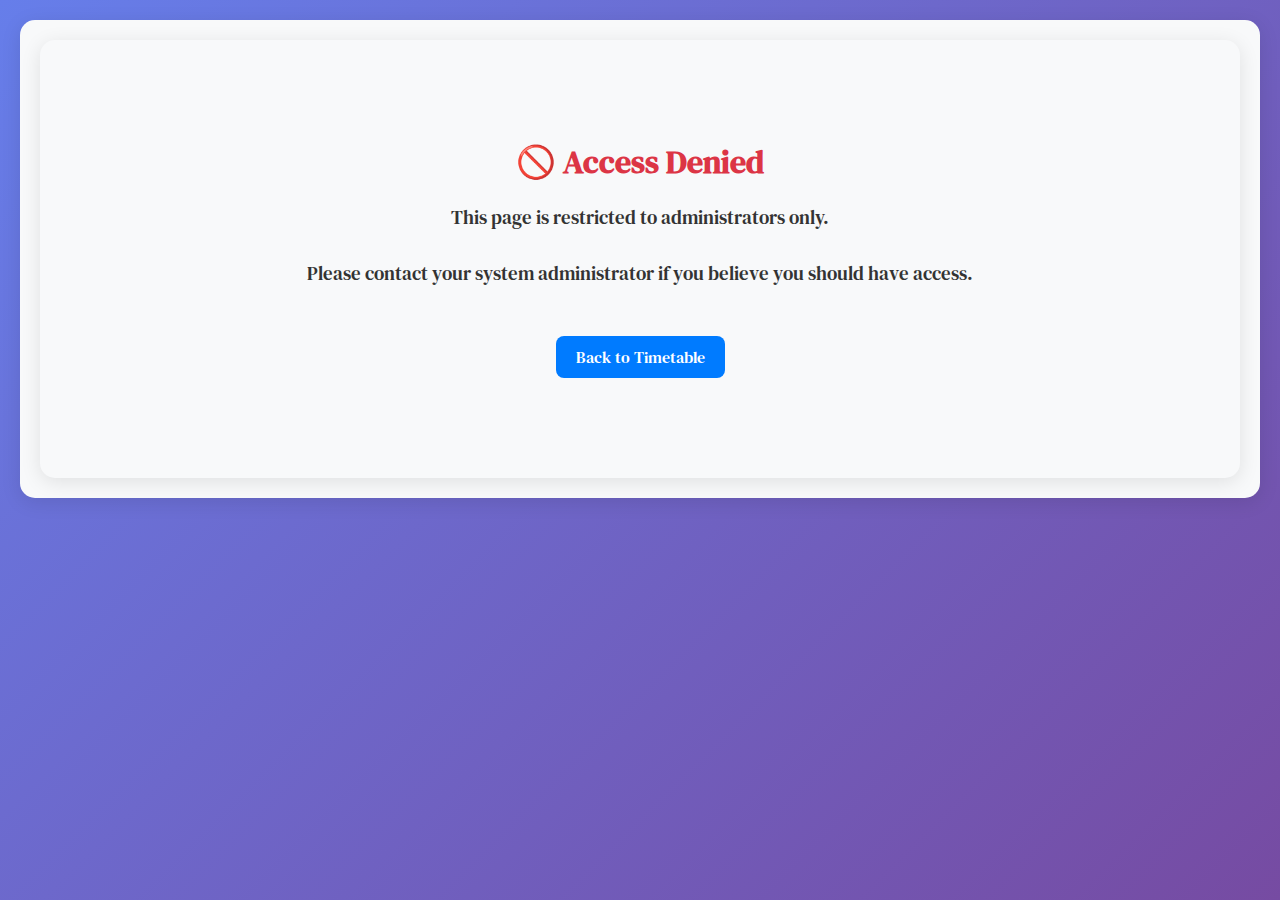
<file: requests.html>
<!DOCTYPE html>
<html lang="en">
<head>
    <meta charset="UTF-8">
    <meta name="viewport" content="width=device-width, initial-scale=1.0">
    <title>Requests - Timetable</title>
    <link href="https://fonts.googleapis.com/css2?family=DM+Serif+Text:wght@400&display=swap" rel="stylesheet">
    <link rel="stylesheet" href="styles.css">
    <style>
        body {
            font-family: 'DM Serif Text', serif;
            background: linear-gradient(135deg, #667eea 0%, #764ba2 100%);
            color: var(--text-color);
            margin: 0;
            padding: 20px;
            min-height: 100vh;
            transition: background-color 0.3s ease, color 0.3s ease;
        }
        .container {
            max-width: 1400px;
            margin: 0 auto;
            padding: 20px;
            background-color: var(--secondary-bg);
            border-radius: 15px;
            box-shadow: 0 4px 20px rgba(0, 0, 0, 0.1);
        }
        h1 {
            color: var(--header-bg);
            text-align: center;
            margin-bottom: 30px;
            font-size: 2.5rem;
        }
        .access-denied {
            text-align: center;
            padding: 100px 20px;
            background-color: var(--secondary-bg);
            border-radius: 15px;
            box-shadow: 0 4px 20px rgba(0, 0, 0, 0.1);
        }
        .access-denied h2 {
            color: #dc3545;
            font-size: 2rem;
            margin-bottom: 20px;
        }
        .access-denied p {
            font-size: 1.2rem;
            color: var(--text-color);
            margin-bottom: 30px;
        }
        .table-container {
            overflow-x: auto;
            margin-top: 20px;
            border-radius: 10px;
            box-shadow: 0 2px 10px rgba(0, 0, 0, 0.1);
        }
        table {
            width: 100%;
            border-collapse: collapse;
            margin-bottom: 20px;
            background-color: var(--primary-bg);
            border-radius: 10px;
            overflow: hidden;
        }
        th, td {
            padding: 12px 10px;
            border: 1px solid var(--border-color);
            text-align: left;
            vertical-align: middle;
            font-size: 0.85rem;
        }
        th {
            background-color: var(--header-bg);
            color: white;
            font-weight: bold;
            text-transform: uppercase;
            position: sticky;
            top: 0;
            z-index: 10;
        }
        tr:nth-child(even) {
            background-color: rgba(0, 0, 0, 0.02);
        }
        tr:hover {
            background-color: rgba(0, 0, 0, 0.05);
        }
        .status-active {
            color: #28a745;
            font-weight: bold;
        }
        .status-deleted {
            color: #dc3545;
            font-weight: bold;
            text-decoration: line-through;
        }
        .delete-btn {
            background-color: #dc3545;
            color: white;
            border: none;
            padding: 6px 10px;
            border-radius: 5px;
            cursor: pointer;
            font-size: 0.8rem;
            transition: background-color 0.3s ease;
        }
        .delete-btn:hover {
            background-color: #c82333;
        }
        .delete-btn:disabled {
            background-color: #6c757d;
            cursor: not-allowed;
        }
        .back-button {
            display: inline-block;
            margin-top: 20px;
            padding: 10px 20px;
            background-color: var(--header-bg);
            color: white;
            text-decoration: none;
            border-radius: 8px;
            transition: background-color 0.3s ease;
        }
        .back-button:hover {
            background-color: var(--button-hover);
        }
        .no-requests {
            text-align: center;
            padding: 50px;
            font-size: 1.2rem;
            color: var(--text-color);
        }
        .notes-cell {
            max-width: 200px;
            word-wrap: break-word;
            white-space: pre-wrap;
        }
        .id-cell {
            font-family: monospace;
            font-size: 0.75rem;
        }
        .stats-section {
            margin-bottom: 20px;
            padding: 15px;
            background-color: var(--primary-bg);
            border-radius: 10px;
            border: 1px solid var(--border-color);
        }
        .stats-grid {
            display: grid;
            grid-template-columns: repeat(auto-fit, minmax(200px, 1fr));
            gap: 15px;
        }
        .stat-item {
            text-align: center;
            padding: 10px;
            background-color: var(--secondary-bg);
            border-radius: 8px;
        }
        .stat-number {
            font-size: 1.5rem;
            font-weight: bold;
            color: var(--header-bg);
        }
        .stat-label {
            font-size: 0.9rem;
            color: var(--text-color);
            margin-top: 5px;
        }
    </style>
</head>
<body>
    <div class="container" id="main-container">
        <!-- Access denied message (initially hidden) -->
        <div id="access-denied" class="access-denied" style="display: none;">
            <h2>🚫 Access Denied</h2>
            <p>This page is restricted to administrators only.</p>
            <p>Please contact your system administrator if you believe you should have access.</p>
            <a href="timetable.html" class="back-button">Back to Timetable</a>
        </div>

        <!-- Main content (initially hidden) -->
        <div id="admin-content" style="display: none;">
            <h1>📋 Teacher Requests Database</h1>
            
            <!-- Statistics Section -->
            <div class="stats-section">
                <h3>📊 Statistics</h3>
                <div class="stats-grid" id="stats-grid">
                    <!-- Stats will be loaded here -->
                </div>
            </div>

            <div class="table-container">
                <table id="requests-table">
                    <thead>
                        <tr>
                            <th>ID</th>
                            <th>Week</th>
                            <th>Day</th>
                            <th>Period</th>
                            <th>Time</th>
                            <th>Teacher</th>
                            <th>Subject</th>
                            <th>Room</th>
                            <th>Notes</th>
                            <th>Created At</th>
                            <th>Modified At</th>
                            <th>Created By</th>
                            <th>Status</th>
                            <th>Actions</th>
                        </tr>
                    </thead>
                    <tbody>
                        <!-- Requests will be loaded here by JavaScript -->
                    </tbody>
                </table>
                <div id="no-requests-message" class="no-requests" style="display: none;">
                    No requests found in the database.
                </div>
            </div>
            <a href="timetable.html" class="back-button">Back to Timetable</a>
        </div>
    </div>

    <script src="database.js"></script>
    <script>
        document.addEventListener('DOMContentLoaded', function() {
            // Check if user is administrator
            const currentUser = sessionStorage.getItem('currentUser');
            const isAdmin = currentUser === 'Fiore Luongo Administrator' || currentUser === 'Page for Test';
            
            if (!isAdmin) {
                document.getElementById('access-denied').style.display = 'block';
                return;
            }
            
            // Show admin content
            document.getElementById('admin-content').style.display = 'block';
            
            const db = window.teacherRequestDB;
            const requestsTableBody = document.querySelector('#requests-table tbody');
            const noRequestsMessage = document.getElementById('no-requests-message');
            const statsGrid = document.getElementById('stats-grid');

            function loadStatistics() {
                const stats = db.getStatistics();
                if (!stats) return;

                statsGrid.innerHTML = `
                    <div class="stat-item">
                        <div class="stat-number">${stats.totalRequests}</div>
                        <div class="stat-label">Total Requests</div>
                    </div>
                    <div class="stat-item">
                        <div class="stat-number">${stats.activeRequests}</div>
                        <div class="stat-label">Active Requests</div>
                    </div>
                    <div class="stat-item">
                        <div class="stat-number">${stats.deletedRequests}</div>
                        <div class="stat-label">Deleted Requests</div>
                    </div>
                    <div class="stat-item">
                        <div class="stat-number">${Object.keys(stats.requestsByTeacher).length}</div>
                        <div class="stat-label">Teachers with Requests</div>
                    </div>
                `;
            }

            function loadRequests() {
                // Get all requests including deleted ones for admin view
                const db_data = db.getDatabase();
                const allRequests = Object.values(db_data.requests);
                
                requestsTableBody.innerHTML = '';

                if (allRequests.length === 0) {
                    noRequestsMessage.style.display = 'block';
                    return;
                }

                noRequestsMessage.style.display = 'none';

                allRequests.forEach(request => {
                    const row = requestsTableBody.insertRow();
                    
                    // ID cell
                    const idCell = row.insertCell();
                    idCell.textContent = request.id.substring(0, 12) + '...';
                    idCell.classList.add('id-cell');
                    
                    row.insertCell().textContent = request.week;
                    row.insertCell().textContent = request.day;
                    row.insertCell().textContent = request.period;
                    row.insertCell().textContent = request.time;
                    row.insertCell().textContent = request.teacher;
                    row.insertCell().textContent = request.subject;
                    row.insertCell().textContent = request.room || '-';
                    
                    // Notes cell
                    const notesCell = row.insertCell();
                    notesCell.textContent = request.notes || '-';
                    notesCell.classList.add('notes-cell');
                    
                    row.insertCell().textContent = new Date(request.createdAt).toLocaleString();
                    row.insertCell().textContent = new Date(request.modifiedAt).toLocaleString();
                    row.insertCell().textContent = request.createdBy;
                    
                    const statusCell = row.insertCell();
                    statusCell.textContent = request.status.toUpperCase();
                    statusCell.classList.add(`status-${request.status}`);

                    const actionsCell = row.insertCell();
                    const deleteButton = document.createElement('button');
                    deleteButton.textContent = request.status === 'deleted' ? 'Deleted' : 'Delete';
                    deleteButton.classList.add('delete-btn');
                    deleteButton.dataset.id = request.id;
                    deleteButton.dataset.week = request.week;
                    deleteButton.dataset.day = request.day;
                    deleteButton.dataset.period = request.period;
                    deleteButton.dataset.teacher = request.teacher;

                    if (request.status === 'deleted') {
                        deleteButton.disabled = true;
                    } else {
                        deleteButton.addEventListener('click', function() {
                            if (confirm('Are you sure you want to delete this request? This action cannot be undone.')) {
                                const success = db.deleteRequest(
                                    this.dataset.week,
                                    this.dataset.day,
                                    this.dataset.period,
                                    this.dataset.teacher,
                                    currentUser
                                );
                                if (success) {
                                    showNotification('Request deleted successfully!', 'success');
                                    loadRequests();
                                    loadStatistics();
                                } else {
                                    showNotification('Error deleting request.', 'error');
                                }
                            }
                        });
                    }
                    actionsCell.appendChild(deleteButton);
                });
            }

            // Notification system
            function showNotification(message, type = 'info') {
                const existingNotifications = document.querySelectorAll('.notification');
                existingNotifications.forEach(notification => notification.remove());
                
                const notification = document.createElement('div');
                notification.className = `notification notification-${type}`;
                notification.textContent = message;
                
                notification.style.cssText = `
                    position: fixed;
                    top: 20px;
                    right: 20px;
                    padding: 15px 20px;
                    border-radius: 8px;
                    color: white;
                    font-family: 'DM Serif Text', serif;
                    font-weight: bold;
                    z-index: 10000;
                    animation: slideIn 0.3s ease-out;
                    max-width: 300px;
                    box-shadow: 0 4px 12px rgba(0, 0, 0, 0.3);
                `;
                
                switch (type) {
                    case 'success':
                        notification.style.backgroundColor = '#28a745';
                        break;
                    case 'error':
                        notification.style.backgroundColor = '#dc3545';
                        break;
                    case 'warning':
                        notification.style.backgroundColor = '#ffc107';
                        notification.style.color = '#000';
                        break;
                    default:
                        notification.style.backgroundColor = '#007bff';
                }
                
                document.body.appendChild(notification);
                
                setTimeout(() => {
                    notification.style.animation = 'slideOut 0.3s ease-in';
                    setTimeout(() => {
                        if (notification.parentNode) {
                            notification.remove();
                        }
                    }, 300);
                }, 3000);
            }

            // Load data
            loadStatistics();
            loadRequests();
        });
    </script>
</body>
</html>
</file>
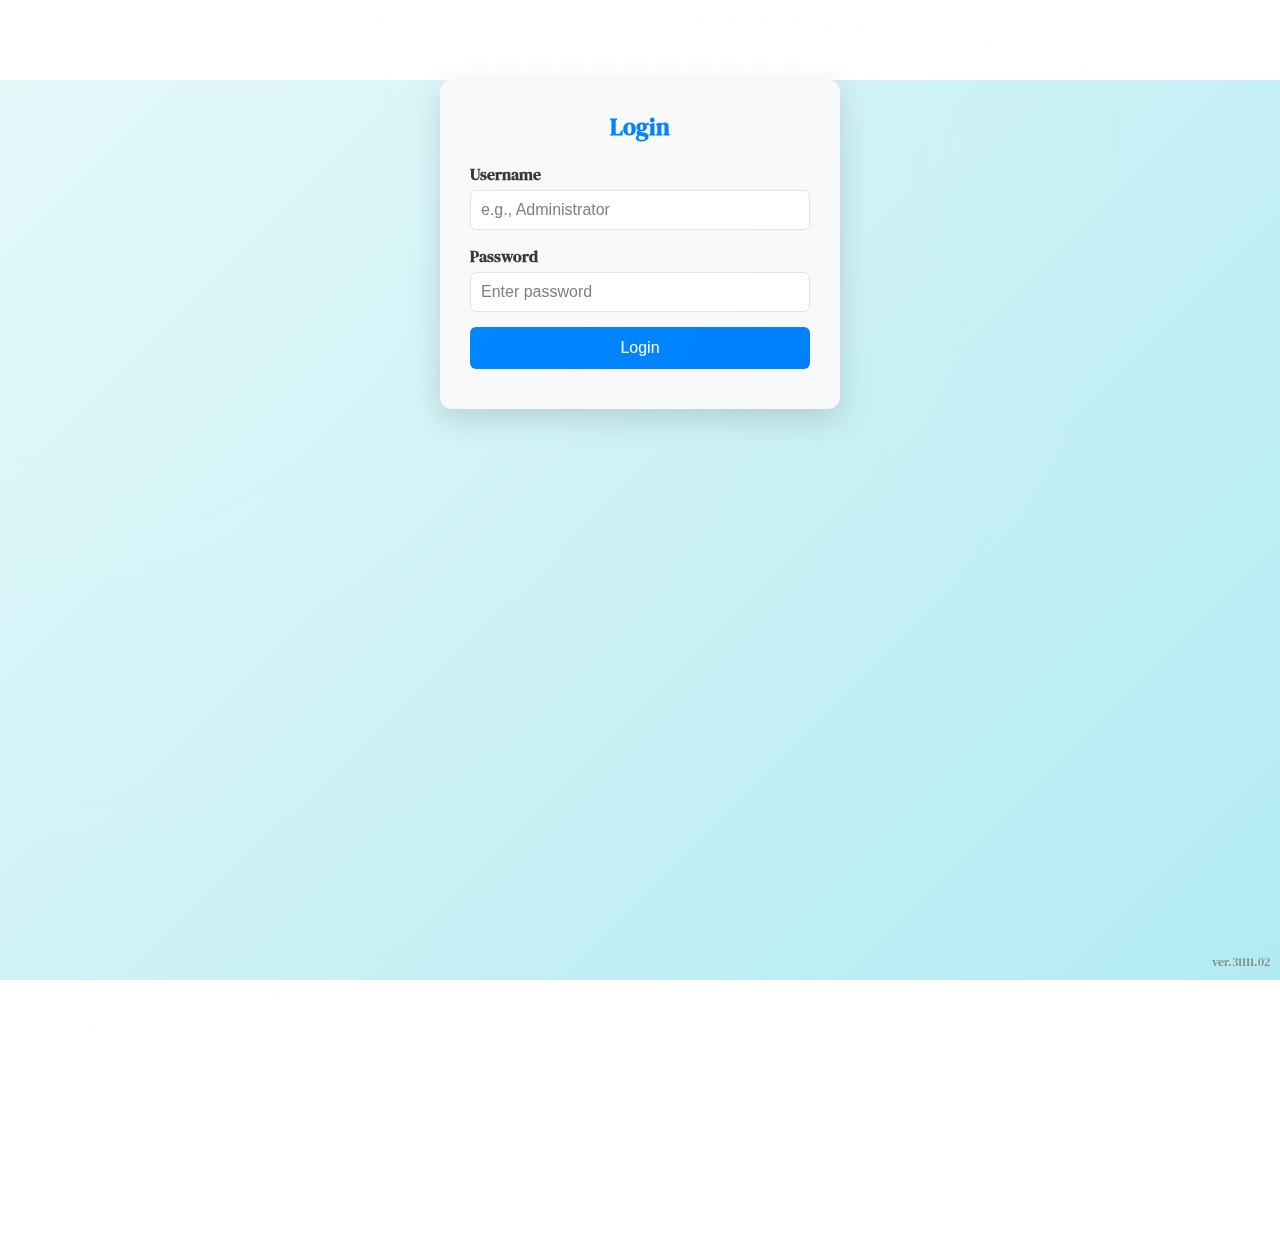
<file: Sistemare.html>
<!DOCTYPE html>
<html lang="en">
<head>
    <meta charset="UTF-8">
    <meta name="viewport" content="width=device-width, initial-scale=1.0">
    <title>St Thomas More Timetable 2025-2026</title>
    <link href="https://fonts.googleapis.com/css2?family=DM+Serif+Text:wght@400&display=swap" rel="stylesheet">
    <style>
        :root {
            --primary-bg: #ffffff;
            --secondary-bg: #f8f9fa;
            --text-color: #333333;
            --border-color: #dee2e6;
            --header-bg: #007bff;
            --header-text: #ffffff;
            --form-time-bg: #404040;
            --form-time-text: #ffffff;
            --lunch-bg: #e9ecef;
            --lunch-text: #333333;
            --card-shadow: rgba(0, 0, 0, 0.1);
            --hover-shadow: rgba(0, 0, 0, 0.2);
            --button-active: #dc3545;
            --button-hover: #0056b3;
            --cell-shadow-morning: 0 8px 16px rgba(0, 0, 0, 0.2);
            --cell-shadow-afternoon: 0 4px 8px rgba(0, 0, 0, 0.15);
            --cell-shadow-evening: 0 8px 16px rgba(0, 0, 0, 0.2);
            --cell-shadow-hover: 0 6px 12px rgba(0, 0, 0, 0.25);
            --countdown-bg: #ffffff;
            --countdown-text: #333333;
            --countdown-border: #dee2e6;
            --nav-bg: #f0f0f0;
            --nav-text: #333;
            --nav-active-bg: #007bff;
            --nav-active-text: #fff;
            --nav-controls-bg: #e9ecef;
            --fullscreen-active-bg: #28a745;
            --countdown-warning: #dc3545;
            --now-context-bg: #f0f0f0;
            --now-context-lesson: #d4edda;
            --now-context-break: #fff3cd;
            --now-context-lunch: #cce5ff;
            --now-context-text: #333333;
            --teacher-arakelian-color: #34c759;
            --teacher-jenkins-color: #af52de;
        }
        [data-theme="dark"] {
            --primary-bg: #1a1a1a;
            --secondary-bg: #2d2d2d;
            --text-color: #ffffff;
            --border-color: #404040;
            --header-bg: #0056b3;
            --header-text: #ffffff;
            --form-time-bg: #404040;
            --form-time-text: #ffffff;
            --lunch-bg: #404040;
            --lunch-text: #ffffff;
            --card-shadow: rgba(0, 0, 0, 0.3);
            --hover-shadow: rgba(0, 0, 0, 0.5);
            --button-active: #dc3545;
            --button-hover: #007bff;
            --cell-shadow-morning: 0 8px 20px rgba(0, 0, 0, 0.4);
            --cell-shadow-afternoon: 0 4px 12px rgba(0, 0, 0, 0.3);
            --cell-shadow-evening: 0 8px 20px rgba(0, 0, 0, 0.4);
            --cell-shadow-hover: 0 6px 12px rgba(0, 0, 0, 0.6);
            --countdown-bg: #2d2d2d;
            --countdown-text: #ffffff;
            --countdown-border: #404040;
            --nav-bg: #2d2d2d;
            --nav-text: #fff;
            --nav-active-bg: #0056b3;
            --nav-active-text: #fff;
            --nav-controls-bg: #404040;
            --fullscreen-active-bg: #28a745;
            --countdown-warning: #ff6b6b;
            --now-context-bg: #252525;
            --now-context-lesson: #2d4a35;
            --now-context-break: #4a422d;
            --now-context-lunch: #2d3a4a;
            --now-context-text: #ffffff;
        }
        body.theme-transition {
            transition: background-color 0.5s ease, color 0.5s ease !important;
            opacity: 0.9;
        }
        .dynamic-bg {
            position: fixed;
            top: 0;
            left: 0;
            width: 100%;
            height: 100%;
            z-index: -1;
            transition: background-color 1.5s ease;
            pointer-events: none;
        }
        .morning-bg { background: linear-gradient(135deg, #e0f7fa, #b2ebf2); }
        .afternoon-bg { background: linear-gradient(135deg, #ffe0b2, #ffcc80); }
        .evening-bg { background: linear-gradient(135deg, #f0f5ff, #e6f0ff); }
        * {
            margin: 0;
            padding: 0;
            box-sizing: border-box;
        }
        body {
            font-family: 'DM Serif Text', serif;
            background-color: var(--primary-bg);
            color: var(--text-color);
            transition: all 0.3s ease;
            min-height: 100vh;
            position: relative;
            transform-style: preserve-3d;
            perspective: 1000px;
            overflow: hidden;
        }
        body::before {
            content: '';
            position: fixed;
            top: -30%;
            left: -30%;
            width: 160%;
            height: 160%;
            background: radial-gradient(circle at 20% 20%,
                rgba(255,255,255,0.15) 0%,
                transparent 60%);
            pointer-events: none;
            z-index: 1000;
            mix-blend-mode: overlay;
        }
        .container, #requests-page {
            max-width: 1800px;
            margin: 0 auto;
            padding: 20px;
            opacity: 1;
            pointer-events: auto;
            overflow: hidden;
        }
        .header-content-box {
            background: var(--secondary-bg);
            border-radius: 10px;
            padding: 15px;
            box-shadow: 0 4px 12px var(--card-shadow);
            backdrop-filter: blur(10px);
            -webkit-backdrop-filter: blur(10px);
            background: rgba(255, 255, 255, 0.9);
            font-size: 13px;
            margin-bottom: 20px;
            border: 1px solid var(--header-bg);
            border-left: 4px solid var(--header-bg);
            transform: translateZ(5px);
            box-shadow:
                0 10px 30px rgba(0, 0, 0, 0.1),
                inset 0 2px 4px rgba(255, 255, 255, 0.3),
                0 0 0 1px rgba(255, 255, 255, 0.1) inset;
        }
        [data-theme="dark"] .header-content-box {
            background: rgba(45, 45, 45, 0.9);
        }
        .header-content-box::before {
            content: '';
            position: absolute;
            top: 0;
            left: 0;
            right: 0;
            height: 100%;
            background: linear-gradient(135deg,
                rgba(255,255,255,0.1) 0%,
                transparent 50%,
                rgba(0,0,0,0.05) 100%);
            border-radius: 10px;
            pointer-events: none;
        }
        .header {
            display: flex;
            align-items: flex-start;
            justify-content: space-between;
            gap: 30px;
            position: relative;
        }
        .clock-section, .countdown-section {
            display: flex;
            flex-direction: column;
            align-items: flex-start;
            flex-shrink: 0;
        }
        .clock-title, .countdown-title-wrapper {
            font-size: 16px;
            font-weight: bold;
            color: var(--text-color);
            margin-bottom: 8px;
            text-align: center;
        }
        .clock-container {
            display: flex;
            gap: 11px;
        }
        .countdown-row {
            display: flex;
            gap: 11px;
            align-items: flex-start;
        }
        .clock-box, .countdown-box {
            background: var(--countdown-bg);
            border-radius: 8px;
            padding: 12px 10px;
            text-align: center;
            min-width: 70px;
            position: relative;
            border: 2px solid var(--header-bg);
            border-left: 4px solid var(--header-bg);
            box-shadow:
                0 6px 18px rgba(0, 0, 0, 0.12),
                inset 0 1px 0 rgba(255, 255, 255, 0.4);
            transition: all 0.3s cubic-bezier(0.25, 0.46, 0.45, 0.94);
        }
        .clock-box:hover, .countdown-box:hover {
            transform: translateY(-4px);
            box-shadow:
                0 10px 25px rgba(0, 0, 0, 0.18),
                inset 0 1px 0 rgba(255, 255, 255, 0.5);
        }
        .clock-value, .countdown-value {
            font-size: 32px;
            font-weight: 800;
            color: var(--countdown-text);
            line-height: 1;
            margin-bottom: 4px;
            text-shadow: 0 1px 2px rgba(0,0,0,0.1);
        }
        .clock-label, .countdown-label {
            font-size: 12px;
            color: var(--text-color);
            text-transform: capitalize;
            opacity: 0.9;
            font-weight: 600;
        }
        .logged-in-user-box {
            margin-top: 12px;
            background: var(--countdown-bg);
            border: 1px solid var(--countdown-border);
            border-radius: 12px;
            padding: 10px 16px;
            text-align: center;
            min-width: 200px;
            box-shadow:
                0 4px 8px rgba(0, 0, 0, 0.1),
                inset 0 2px 4px rgba(0, 0, 0, 0.05);
            font-size: 16px;
            font-weight: bold;
            color: var(--countdown-text);
        }
        .title-section {
            display: flex;
            flex-direction: column;
            align-items: flex-start;
            justify-content: center;
            flex-grow: 1;
            gap: 10px;
        }
        .title {
            font-size: 50px;
            font-weight: 400;
            color: var(--text-color);
            margin: 0;
            margin-top: 25px;
            margin-bottom: 10px;
            opacity: 1;
            text-shadow:
                0 1px 0 #ccc,
                0 2px 0 #c9c9c9,
                0 3px 0 #bbb,
                0 4px 0 #b9b9b9,
                0 5px 0 #aaa,
                0 6px 1px rgba(0,0,0,.1),
                0 0 5px rgba(0,0,0,.1),
                0 1px 3px rgba(0,0,0,.3),
                0 3px 5px rgba(0,0,0,.2),
                0 5px 10px rgba(0,0,0,.25);
            transform: translateZ(20px);
        }
        .date-info {
            font-size: 25px;
            color: var(--text-color);
            font-weight: bold;
            display: flex;
            flex-direction: column;
            align-items: flex-start;
        }
        .date-weekday {
            display: flex;
            align-items: center;
            gap: 8px;
        }
        .date-day {
            color: #dc3545;
            font-size: 35px;
            border: 1px solid black;
            padding: 2px 10px;
            border-radius: 8px;
            display: inline-block;
            background: var(--primary-bg);
        }
        .today-badge-inline {
            display: inline-block;
            background: #dc3545;
            color: white;
            font-size: 11px;
            font-weight: bold;
            padding: 1px 5px;
            border-radius: 8px;
            animation: pulseToday 2s infinite;
            margin-left: 6px;
            vertical-align: middle;
        }
        @keyframes pulseToday {
            0%, 100% { opacity: 1; }
            50% { opacity: 0.7; }
        }
        .room-free-badge {
            display: inline-block;
            background: #218838;
            color: white;
            font-size: 11px;
            font-weight: bold;
            padding: 1px 5px;
            border-radius: 8px;
            animation: pulseToday 2s infinite;
            position: absolute;
            top: 50%;
            left: 50%;
            transform: translate(-50%, -50%);
            z-index: 5;
        }
        .request-indicator {
            position: absolute;
            top: 5px;
            right: 5px;
            width: 12px;
            height: 12px;
            background: #dc3545;
            border-radius: 50%;
            z-index: 10;
            animation: blinkRed 1s infinite;
        }
        @keyframes blinkRed {
            0%, 100% { opacity: 1; }
            50% { opacity: 0.3; }
        }
        .countdown-title-row {
            display: flex;
            align-items: center;
            justify-content: flex-end;
            gap: 12px;
            width: 100%;
        }
        #week-info {
            font-size: 20px;
            color: #dc3545;
            font-weight: normal;
            border: 1px solid black;
            padding: 4px 7.5px;
            border-radius: 8px;
            display: inline-block;
            text-shadow: 2px 2px 4px rgba(0,0,0,0.3);
        }
        .countdown-title {
            margin: 0;
            font-size: 16px;
            font-weight: bold;
            color: var(--text-color);
        }
        .term-info-box {
            background: var(--countdown-bg);
            border: 1px solid var(--header-bg);
            border-left: 4px solid var(--header-bg);
            border-radius: 12px;
            padding: 12px 16px;
            text-align: center;
            min-width: 200px;
            font-size: 16px;
            font-weight: bold;
            color: var(--countdown-text);
            transition: transform 0.2s ease, box-shadow 0.2s ease;
        }
        .term-info-box:hover {
            transform: translateY(-2px);
            box-shadow:
                0 6px 12px rgba(0, 0, 0, 0.15),
                inset 0 3px 6px rgba(0, 0, 0, 0.1);
        }
        html body.authenticated.time-evening div.container div.header div.countdown-section div.countdown-lower-row div#term-info-box.term-info-box,
        html body.time-evening div.container div.header div.countdown-section div.countdown-lower-row div#term-info-box.term-info-box {
            padding: 8px 8px;
        }
        .period-red {
            color: #dc3545;
            font-weight: bold;
        }
        .room-green {
            color: #28a745;
            font-weight: bold;
        }
        .now-context-bar {
            display: flex;
            flex-direction: row;
            justify-content: space-between;
            align-items: center;
            position: relative;
            background: linear-gradient(135deg, var(--now-context-bg) 0%, #e9ecef 100%);
            border-radius: 15px;
            margin: 20px auto 20px auto;
            padding: 8px 10px;
            box-shadow:
                0 8px 25px rgba(0,0,0,0.15),
                inset 0 1px 0 rgba(255,255,255,0.8);
            border-left: 4px solid var(--header-bg);
            border-right: 2px solid rgba(255,255,255,0.5);
            backdrop-filter: blur(10px);
            position: relative;
            overflow: hidden;
            min-height: 60px;
            width: 100%;
            font-size: 14px;
            color: var(--now-context-text);
            transition: all 0.3s ease;
            transform-style: preserve-3d;
        }
        .now-context-bar.lesson.arakelian { border-left-color: var(--teacher-arakelian-color); }
        .now-context-bar.lesson.jenkins { border-left-color: var(--teacher-jenkins-color); }
        .now-context-bar::after {
            content: '';
            position: absolute;
            bottom: -10px;
            left: 5%;
            width: 90%;
            height: 10px;
            background: linear-gradient(to bottom, rgba(0,0,0,0.1), transparent);
            border-radius: 0 0 10px 10px;
            transform: translateZ(-5px) rotateX(85deg);
            filter: blur(5px);
            opacity: 0.7;
        }
        .now-context-bar::before {
            content: '';
            position: absolute;
            top: 0;
            left: 0;
            right: 0;
            height: 3px;
            background: linear-gradient(90deg,
                #ff6b6b, #ffd93d, #6bcf7f, #4d96ff, #9b51e0);
            background-size: 200% 100%;
            animation: rainbowBorder 3s linear infinite;
        }
        @keyframes rainbowBorder {
            0% { background-position: 200% 0; }
            100% { background-position: -200% 0; }
        }
        .now-context-bar.lesson {
            background: linear-gradient(135deg, var(--now-context-lesson) 0%, #d4edda 100%);
        }
        .now-context-bar.break {
            background: linear-gradient(135deg, var(--now-context-break) 0%, #fff3cd 100%);
            border-left-color: #ffc107;
        }
        .now-context-bar.lunch {
            background: linear-gradient(135deg, var(--now-context-lunch) 0%, #cce5ff 100%);
            border-left-color: #17a2b8;
        }
        .now-summary-box {
            display: flex;
            flex-direction: column;
            gap: 4px;
            color: var(--now-context-text);
            flex: 1;
            overflow: hidden;
            padding-right: 10px;
        }
        .now-summary-row {
            display: flex;
            align-items: center;
            gap: 12px;
        }
        .now-summary-icon {
            width: 24px;
            height: 24px;
            display: flex;
            justify-content: center;
            align-items: center;
            animation: iconPulse 2s ease-in-out infinite;
            filter: drop-shadow(0 2px 4px rgba(0,0,0,0.2));
        }
        @keyframes iconPulse {
            0%, 100% {
                transform: scale(1) rotate(0deg);
                filter: drop-shadow(0 2px 4px rgba(0,0,0,0.2));
            }
            50% {
                transform: scale(1.1) rotate(5deg);
                filter: drop-shadow(0 4px 8px rgba(0,0,0,0.3));
            }
        }
        .now-context-bar.lesson .now-summary-icon {
            animation: lessonIcon 3s ease-in-out infinite;
        }
        @keyframes lessonIcon {
            0%, 100% { transform: scale(1) rotate(0deg); }
            25% { transform: scale(1.1) rotate(5deg); }
            50% { transform: scale(1.05) rotate(-5deg); }
            75% { transform: scale(1.1) rotate(3deg); }
        }
        .now-context-bar.break .now-summary-icon {
            animation: breakIcon 2s ease-in-out infinite;
        }
        @keyframes breakIcon {
            0%, 100% { transform: scale(1) rotate(0deg); }
            50% { transform: scale(1.2) rotate(10deg); }
        }
        .now-summary-content {
            white-space: nowrap;
            overflow: hidden;
            text-overflow: ellipsis;
            font-size: 15px;
            font-weight: 600;
            line-height: 1.4;
            text-shadow: 0 1px 2px rgba(0,0,0,0.1);
            display: flex;
            align-items: center;
            gap: 8px;
        }
        .now-summary-next {
            font-size: 14px;
            font-weight: 500;
            line-height: 1.3;
            text-shadow: 0 1px 2px rgba(0,0,0,0.1);
            display: flex;
            align-items: center;
            gap: 8px;
            color: var(--text-color);
            opacity: 0.9;
        }
        .now-summary-highlight {
            background: linear-gradient(135deg, #007bff, #0056b3);
            -webkit-background-clip: text;
            -webkit-text-fill-color: transparent;
            background-clip: text;
            font-weight: 700;
            padding: 2px 4px;
            border-radius: 4px;
            animation: textShine 3s ease-in-out infinite;
        }
        .now-summary-warning {
            background: linear-gradient(135deg, #dc3545, #c82333);
            -webkit-background-clip: text;
            -webkit-text-fill-color: transparent;
            background-clip: text;
            font-weight: 700;
            animation: warningText 2s ease-in-out infinite;
        }
        @keyframes textShine {
            0%, 100% { background-position: 0% 50%; }
            50% { background-position: 100% 50%; }
        }
        @keyframes warningText {
            0%, 100% { opacity: 1; }
            50% { opacity: 0.8; }
        }
        .live-indicator {
            display: flex;
            align-items: center;
            gap: 6px;
            margin-left: 15px;
            padding: 4px 8px;
            background: rgba(220,53,69,0.1);
            border-radius: 12px;
            border: 1px solid rgba(220,53,69,0.3);
            font-size: 12px;
            font-weight: 600;
        }
        .live-dot {
            width: 8px;
            height: 8px;
            border-radius: 50%;
            background: #dc3545;
            animation: livePulse 1.5s ease-in-out infinite;
        }
        @keyframes livePulse {
            0%, 100% {
                transform: scale(1);
                box-shadow: 0 0 0 0 rgba(220,53,69,0.7);
            }
            50% {
                transform: scale(1.2);
                box-shadow: 0 0 0 4px rgba(220,53,69,0);
            }
        }
        .now-timeline {
            display: none;
        }
        .progress-bar-container {
            display: flex;
            flex-direction: column;
            align-items: flex-end;
            min-width: 180px;
            margin-left: 10px;
            position: relative;
            background: rgba(255,255,255,0.1);
            padding: 6px 8px;
            border-radius: 8px;
            backdrop-filter: blur(5px);
            flex: 0 0 auto;
        }
        .progress-label {
            font-size: 11px;
            color: var(--text-color);
            margin-bottom: 1px;
            font-weight: 600;
            text-align: right;
        }
        .progress-bar {
            width: 100%;
            height: 8px;
            background: linear-gradient(135deg, rgba(0,0,0,0.1), rgba(0,0,0,0.05));
            border-radius: 6px;
            overflow: hidden;
            position: relative;
            box-shadow:
                inset 0 2px 4px rgba(0,0,0,0.1),
                0 1px 0 rgba(255,255,255,0.5);
        }
        .progress-fill {
            height: 100%;
            width: 0;
            border-radius: 6px;
            background: linear-gradient(90deg,
                #007bff 0%,
                #0056b3 50%,
                #007bff 100%);
            background-size: 200% 100%;
            animation: shimmer 2s infinite, progressGradient 3s ease-in-out infinite;
            transition: width 0.5s cubic-bezier(0.4, 0, 0.2, 1);
            position: relative;
            box-shadow:
                0 0 8px rgba(0,123,255,0.4),
                inset 0 1px 0 rgba(255,255,255,0.3);
        }
        @keyframes progressGradient {
            0%, 100% { background-position: 0% 50%; }
            50% { background-position: 100% 50%; }
        }
        @keyframes shimmer {
            0% { transform: translateX(-100%); }
            100% { transform: translateX(100%); }
        }
        .progress-fill.warning {
            background: linear-gradient(90deg,
                #ffc107 0%,
                #e0a800 50%,
                #ffc107 100%);
            animation: warningPulse 1s ease-in-out infinite, progressGradient 3s ease-in-out infinite;
        }
        .progress-fill.critical {
            background: linear-gradient(90deg,
                #dc3545 0%,
                #c82333 50%,
                #dc3545 100%);
            animation: criticalPulse 0.5s ease-in-out infinite, progressGradient 3s ease-in-out infinite;
        }
        @keyframes warningPulse {
            0%, 100% { opacity: 1; }
            50% { opacity: 0.8; }
        }
        @keyframes criticalPulse {
            0%, 100% {
                transform: scaleX(1);
                box-shadow: 0 0 16px rgba(220,53,69,0.6);
            }
            50% {
                transform: scaleX(1.02);
                box-shadow: 0 0 24px rgba(220,53,69,0.8);
            }
        }
        .progress-overlay-text {
            position: absolute;
            top: -18px;
            right: 0;
            font-size: 11px;
            font-weight: bold;
            color: var(--text-color);
            white-space: nowrap;
        }
        @keyframes blinkRed {
            0%, 100% { opacity: 1; }
            50% { opacity: 0.3; }
        }
        .progress-fill.blink {
            animation: blinkRed 1s infinite;
        }
        .now-badge {
            position: absolute;
            top: 5px;
            right: 5px;
            color: white;
            font-size: 10px;
            font-weight: 800;
            width: 28px;
            height: 28px;
            border-radius: 50%;
            display: flex;
            align-items: center;
            justify-content: center;
            z-index: 20;
            box-shadow: 0 2px 8px rgba(0,0,0,0.6), 0 0 0 2px rgba(255,255,255,0.95);
            animation: pulse 2s infinite, bounce 1s ease-in-out infinite alternate;
            text-shadow: 0 1px 3px rgba(0,0,0,0.5);
        }
        .now-badge.arakelian { background: linear-gradient(135deg, var(--teacher-arakelian-color), #2a9d4a); }
        .now-badge.jenkins { background: linear-gradient(135deg, var(--teacher-jenkins-color), #9a47c2); }
        @keyframes bounce {
            from { transform: scale(1) translateY(0); }
            to { transform: scale(1.1) translateY(-2px); }
        }
        @keyframes pulse {
            0%, 100% { box-shadow: 0 2px 8px rgba(0,0,0,0.6), 0 0 0 2px rgba(255,255,255,0.95); }
            50% { box-shadow: 0 4px 15px rgba(0,0,0,0.8), 0 0 0 2px rgba(255,255,255,0.95); }
        }
        .subject-cell {
            padding: 5px 5px 5px 5px;
            background: var(--primary-bg);
            position: relative;
            border: 1px solid rgba(0,0,0,0.05);
            box-shadow: inset 0 1px 2px rgba(0,0,0,0.05);
            transform-style: preserve-3d;
            transition: all 0.3s cubic-bezier(0.25, 0.46, 0.45, 0.94);
            position: relative;
            animation: cellEntrance 0.6s ease-out backwards;
        }
        @keyframes cellEntrance {
            from {
                opacity: 0;
                transform: translateY(20px) translateZ(-20px) scale(0.95);
            }
            to {
                opacity: 1;
                transform: translateY(0) translateZ(0) scale(1);
            }
        }
        .subject-cell:hover {
            transform: translateY(-2px) translateZ(10px) rotateX(2deg);
            box-shadow:
                0 8px 25px rgba(0, 0, 0, 0.15),
                0 5px 15px rgba(0, 0, 0, 0.1);
            filter: brightness(0.95);
            transition: all 0.3s ease, transform 0.3s cubic-bezier(0.25, 0.46, 0.45, 0.94);
        }
        .time-morning .subject-cell { box-shadow: var(--cell-shadow-morning), inset 0 1px 2px rgba(0,0,0,0.05); }
        .time-afternoon .subject-cell { box-shadow: var(--cell-shadow-afternoon), inset 0 1px 2px rgba(0,0,0,0.05); }
        .time-evening .subject-cell { box-shadow: var(--cell-shadow-evening), inset 0 1px 2px rgba(0,0,0,0.05); }
        .subject-cell.now-lesson.arakelian {
            border: 2px solid var(--teacher-arakelian-color) !important;
            box-shadow: 0 0 30px rgba(52, 199, 89, 0.4), 0 10px 30px rgba(0,0,0,0.2) !important;
        }
        .subject-cell.now-lesson.jenkins {
            border: 2px solid var(--teacher-jenkins-color) !important;
            box-shadow: 0 0 30px rgba(175, 82, 222, 0.4), 0 10px 30px rgba(0,0,0,0.2) !important;
        }
        .form-time {
            background: var(--form-time-bg) !important;
            color: var(--form-time-text) !important;
        }
        .lunch {
            background: var(--lunch-bg) !important;
            color: var(--lunch-text) !important;
        }
        .navbar {
            background-color: var(--nav-bg);
            border-radius: 20px;
            margin-bottom: 20px;
            padding: 8px 15px;
            display: flex;
            justify-content: space-between;
            align-items: center;
            box-shadow: 0 2px 8px var(--card-shadow);
            height: 50px;
            position: relative;
            transform-style: preserve-3d;
            backdrop-filter: blur(10px);
            -webkit-backdrop-filter: blur(10px);
            background: rgba(255, 255, 255, 0.9);
        }
        [data-theme="dark"] .navbar {
            background: rgba(45, 45, 45, 0.9);
        }
        .navbar::before {
            content: '';
            position: absolute;
            bottom: -8px;
            left: 5%;
            width: 90%;
            height: 8px;
            background: linear-gradient(to bottom, rgba(0,0,0,0.15), transparent);
            border-radius: 0 0 20px 20px;
            transform: translateZ(-8px) rotateX(75deg);
            filter: blur(4px);
            opacity: 0.6;
        }
        .nav-main {
            display: flex;
            gap: 5px;
            align-items: center;
            flex-wrap: wrap;
        }
        .nav-item {
            display: flex;
            align-items: center;
            gap: 6px;
            padding: 8px 12px;
            border-radius: 12px;
            color: var(--nav-text);
            text-decoration: none;
            font-size: 14px;
            transition: all 0.3s ease;
            font-weight: 500;
            transform-style: preserve-3d;
            transition: all 0.3s cubic-bezier(0.25, 0.46, 0.45, 0.94);
        }
        .nav-item:hover, .nav-item.active {
            background-color: var(--nav-active-bg);
            color: var(--nav-active-text);
            transform: translateY(-2px) translateZ(8px);
        }
        .nav-item.stats-active {
            background-color: var(--fullscreen-active-bg) !important;
            color: white !important;
        }
        .nav-item.requests-active {
            background-color: #ffc107 !important;
            color: white !important;
        }
        .nav-controls {
            display: flex;
            align-items: center;
            gap: 8px;
            background-color: var(--nav-controls-bg);
            padding: 6px 12px;
            border-radius: 15px;
            flex-wrap: wrap;
        }
        .control-btn, .fullscreen-btn {
            background: none;
            border: none;
            color: var(--text-color);
            cursor: pointer;
            padding: 6px 10px;
            border-radius: 8px;
            transition: all 0.3s ease;
            font-size: 12px;
            font-weight: 500;
            display: flex;
            align-items: center;
            gap: 4px;
        }
        .control-btn:hover, .control-btn.active,
        .fullscreen-btn:hover {
            background-color: var(--header-bg);
            color: var(--header-text);
            transform: translateY(-1px);
        }
        .fullscreen-btn.active {
            background-color: var(--fullscreen-active-bg) !important;
            color: white !important;
        }
        .dark-mode-control {
            display: flex;
            align-items: center;
            gap: 5px;
            margin-left: 8px;
        }
        .toggle-switch {
            position: relative;
            width: 40px;
            height: 20px;
            background: var(--border-color);
            border-radius: 10px;
            cursor: pointer;
            transition: background 0.3s ease;
        }
        .toggle-switch.active {
            background: var(--header-bg);
        }
        .toggle-slider {
            position: absolute;
            top: 2px;
            left: 2px;
            width: 16px;
            height: 16px;
            background: white;
            border-radius: 50%;
            transition: transform 0.3s ease;
        }
        .toggle-switch.active .toggle-slider {
            transform: translateX(20px);
        }
        .main-content {
            display: flex;
            gap: 20px;
            align-items: flex-start;
            margin-left: 30px;
            overflow: hidden;
        }
        .timetable-container {
            flex: 1;
            overflow-x: hidden;
            overflow-y: hidden;
            width: 100%;
        }
        .lessons-sidebar {
            width: 580px;
            display: flex;
            flex-direction: row;
            gap: 15px;
        }
        .timetable {
            width: 100%;
            border-collapse: separate;
            border-spacing: 3px;
            table-layout: auto;
        }
        .timetable th, .timetable td {
            border: none;
            text-align: center;
            vertical-align: middle;
            border-radius: 8px;
        }
        .timetable th {
            background: var(--header-bg);
            color: var(--header-text);
            height: 50px;
        }
        .timetable td {
            height: 50px;
            box-shadow:
                0 2px 4px rgba(0,0,0,0.1),
                0 1px 2px rgba(0,0,0,0.08),
                inset 0 1px 1px rgba(255,255,255,0.5);
        }
        .period-cell {
            width: 50px !important;
            min-width: 50px !important;
            height: 50px !important;
            padding: 0 !important;
            font-weight: bold;
            font-size: 14px;
            position: relative;
        }
        .time-cell {
            background: var(--secondary-bg);
            color: var(--text-color);
            font-size: 14px;
            font-weight: bold;
            width: 110px;
            min-width: 110px;
        }
        .lessons-count-box {
            background: var(--secondary-bg);
            border-radius: 10px;
            padding: 12px;
            box-shadow: 0 4px 8px var(--card-shadow);
            backdrop-filter: blur(10px);
            -webkit-backdrop-filter: blur(10px);
            background: rgba(255, 255, 255, 0.9);
            font-size: 13px;
            display: flex;
            flex-direction: column;
            height: 500px;
            flex: 1;
            border: 1px solid #dc3545;
            border-left: 4px solid #dc3545;
            transform: translateZ(5px);
            box-shadow:
                0 10px 30px rgba(0, 0, 0, 0.1),
                inset 0 2px 4px rgba(255, 255, 255, 0.3),
                0 0 0 1px rgba(255, 255, 255, 0.1) inset;
        }
        [data-theme="dark"] .lessons-count-box {
            background: rgba(45, 45, 45, 0.9);
        }
        .lessons-count-box::before {
            content: '';
            position: absolute;
            top: 0;
            left: 0;
            right: 0;
            height: 100%;
            background: linear-gradient(135deg,
                rgba(255,255,255,0.1) 0%,
                transparent 50%,
                rgba(0,0,0,0.05) 100%);
            border-radius: 10px;
            pointer-events: none;
        }
        .lessons-count-header {
            text-align: center;
            margin-bottom: 6px;
            font-size: 15px;
            font-weight: bold;
            color: #dc3545;
            display: flex;
            justify-content: space-between;
            align-items: center;
        }
        .refresh-lessons-btn {
            background: none;
            border: none;
            color: var(--text-color);
            cursor: pointer;
            font-size: 12px;
            opacity: 0.7;
            transition: opacity 0.2s ease;
        }
        .refresh-lessons-btn:hover {
            opacity: 1;
        }
        #term-end-date {
            display: block;
            font-size: 13px;
            margin-bottom: 8px;
            color: #dc3545;
            text-align: center;
        }
        .lessons-filter-controls {
            display: flex;
            justify-content: center;
            gap: 6px;
            margin-bottom: 6px;
        }
        .filter-btn {
            font-size: 11px;
            padding: 3px 6px;
            border: 1px solid var(--border-color);
            background: var(--primary-bg);
            color: var(--text-color);
            border-radius: 5px;
            cursor: pointer;
            transition: all 0.2s ease;
        }
        .filter-btn.active {
            background: #dc3545;
            color: white;
            border-color: #dc3545;
        }
        .lessons-count-table-wrapper {
            display: flex;
            flex-direction: column;
            flex: 1;
            overflow: hidden;
        }
        .lessons-count-table-header {
            background: #dc3545;
            color: white;
            font-size: 12px;
        }
        .lessons-count-table-header th {
            padding: 6px;
            text-align: center;
            border-bottom: 1px solid var(--border-color);
        }
        .lessons-count-scrollable {
            flex: 1;
            overflow-y: auto;
        }
        .lessons-count-table {
            width: 100%;
            border-collapse: collapse;
            font-size: 12px;
            table-layout: fixed;
        }
        .lessons-count-table thead,
        .lessons-count-table tbody,
        .lessons-count-table tfoot {
            display: table;
            width: 100%;
            table-layout: fixed;
        }
        .lessons-count-table td,
        .lessons-count-table th {
            padding: 6px;
            text-align: center;
            border-bottom: 1px solid var(--border-color);
        }
        .low-count {
            color: #dc3545;
            font-weight: bold;
        }
        .today-arakelian {
            background-color: rgba(52, 199, 89, 0.08) !important;
            border-left: 3px solid var(--teacher-arakelian-color);
        }
        .today-jenkins {
            background-color: rgba(175, 82, 222, 0.08) !important;
            border-left: 3px solid var(--teacher-jenkins-color);
        }
        .today-lessons-container {
            background: var(--secondary-bg);
            border-radius: 10px;
            padding: 12px;
            box-shadow: 0 4px 8px var(--card-shadow);
            backdrop-filter: blur(10px);
            -webkit-backdrop-filter: blur(10px);
            background: rgba(255, 255, 255, 0.9);
            font-size: 13px;
            height: 500px;
            flex: 1;
            border: 1px solid var(--header-bg);
            border-left: 4px solid var(--header-bg);
            transform: translateZ(5px);
            box-shadow:
                0 10px 30px rgba(0, 0, 0, 0.1),
                inset 0 2px 4px rgba(255, 255, 255, 0.3),
                0 0 0 1px rgba(255, 255, 255, 0.1) inset;
        }
        [data-theme="dark"] .today-lessons-container {
            background: rgba(45, 45, 45, 0.9);
        }
        .today-lessons-container::before {
            content: '';
            position: absolute;
            top: 0;
            left: 0;
            right: 0;
            height: 100%;
            background: linear-gradient(135deg,
                rgba(255,255,255,0.1) 0%,
                transparent 50%,
                rgba(0,0,0,0.05) 100%);
            border-radius: 10px;
            pointer-events: none;
        }
        .today-lessons-header {
            font-size: 15px;
            font-weight: bold;
            color: var(--header-bg);
            text-align: center;
            margin-bottom: 12px;
        }
        .today-lesson-item {
            font-size: 11px;
            display: flex;
            justify-content: space-between;
            align-items: center;
            padding: 2px 0;
        }
        .today-lesson-subject {
            flex-grow: 1;
        }
        .today-lesson-room {
            font-size: 10px;
            opacity: 0.8;
            margin-left: 4px;
        }
        .today-lesson-arakelian { color: var(--teacher-arakelian-color); }
        .today-lesson-jenkins { color: var(--teacher-jenkins-color); }
        .statistics-box {
            background: var(--secondary-bg);
            border-radius: 10px;
            padding: 15px;
            box-shadow: 0 4px 12px var(--card-shadow);
            backdrop-filter: blur(10px);
            -webkit-backdrop-filter: blur(10px);
            background: rgba(255, 255, 255, 0.9);
            font-size: 13px;
            width: 280px;
            display: none;
            border: 1px solid var(--header-bg);
            border-left: 4px solid var(--header-bg);
        }
        [data-theme="dark"] .statistics-box {
            background: rgba(45, 45, 45, 0.9);
        }
        .statistics-header {
            font-size: 15px;
            font-weight: bold;
            color: var(--header-bg);
            text-align: center;
            margin-bottom: 12px;
            display: flex;
            justify-content: space-between;
            align-items: center;
        }
        .refresh-stats-btn {
            background: none;
            border: none;
            color: var(--text-color);
            cursor: pointer;
            font-size: 12px;
            opacity: 0.7;
            transition: opacity 0.2s ease;
        }
        .refresh-stats-btn:hover {
            opacity: 1;
        }
        .stat-row {
            display: flex;
            justify-content: space-between;
            padding: 6px 0;
            border-bottom: 1px solid var(--border-color);
            transition: background-color 0.2s ease;
        }
        .stat-row:hover {
            background-color: var(--secondary-bg);
            border-radius: 6px;
            padding: 6px 8px;
            margin: 0 -8px;
        }
        .stat-label {
            font-weight: bold;
            display: flex;
            align-items: center;
            gap: 6px;
        }
        .stat-icon {
            width: 14px;
            height: 14px;
            vertical-align: middle;
            color: var(--header-bg);
        }
        .stat-value {
            font-weight: bold;
            color: var(--header-bg);
        }
        .mini-progress-bar {
            height: 4px;
            background: var(--border-color);
            border-radius: 2px;
            overflow: hidden;
            width: 60px;
            margin-left: 8px;
        }
        .mini-progress-fill {
            height: 100%;
            background: var(--header-bg);
            transition: width 0.5s ease;
        }
        .non-inclusive-dates-box {
            background: var(--secondary-bg);
            border-radius: 10px;
            padding: 15px;
            box-shadow: 0 4px 12px var(--card-shadow);
            backdrop-filter: blur(10px);
            -webkit-backdrop-filter: blur(10px);
            background: rgba(255, 255, 255, 0.9);
            font-size: 11px;
            width: 280px;
            border: 1px solid #6c757d;
            border-left: 4px solid #6c757d;
            display: none;
            margin: 10px auto;
            width: calc(100% - 20px);
            max-width: 250px;
            box-sizing: border-box;
        }
        [data-theme="dark"] .non-inclusive-dates-box {
            background: rgba(45, 45, 45, 0.9);
        }
        .non-inclusive-dates-header {
            font-size: 13px;
            font-weight: bold;
            color: #6c757d;
            text-align: center;
            margin-bottom: 12px;
        }
        .non-inclusive-dates-list {
            max-height: 150px;
            overflow-y: auto;
            padding: 5px;
        }
        .non-inclusive-dates-list li {
            padding: 3px 0;
            border-bottom: 1px solid var(--border-color);
            display: flex;
            justify-content: space-between;
        }
        .non-inclusive-dates-list li.past {
            text-decoration: line-through;
            opacity: 0.7;
        }
        .non-inclusive-dates-list li:last-child {
            border-bottom: none;
        }
        .non-inclusive-dates-list .date-label {
            font-weight: bold;
        }
        .non-inclusive-dates-list .desc-label {
            flex-grow: 1;
            margin-left: 5px;
            text-align: right;
        }
        /* 📌 BOX: My Reminders Panel – STILE */
        .reminders-box {
            background: var(--secondary-bg);
            border-radius: 10px;
            padding: 15px;
            box-shadow: 0 4px 12px var(--card-shadow);
            backdrop-filter: blur(10px);
            -webkit-backdrop-filter: blur(10px);
            background: rgba(255, 255, 255, 0.9);
            font-size: 13px;
            width: 280px;
            display: none;
            border: 1px solid var(--header-bg);
            border-left: 4px solid var(--header-bg);
            margin-top: 1px;
        }
        [data-theme="dark"] .reminders-box {
            background: rgba(45, 45, 45, 0.9);
        }
        .reminders-header {
            font-size: 15px;
            font-weight: bold;
            color: var(--header-bg);
            text-align: center;
            margin-bottom: 12px;
            display: flex;
            justify-content: space-between;
            align-items: center;
        }
        .reminder-item {
            padding: 6px 0;
            border-bottom: 1px solid var(--border-color);
            font-size: 12px;
        }
        .reminder-item:last-child {
            border-bottom: none;
        }
        .reminder-meta {
            display: flex;
            justify-content: space-between;
            font-weight: bold;
            color: var(--header-bg);
        }
        .reminder-details {
            font-size: 11px;
            opacity: 0.85;
            margin-top: 2px;
        }
        .reminders-actions {
            display: flex;
            gap: 8px;
            margin-top: 10px;
        }
        .reminders-btn {
            padding: 5px 10px;
            border-radius: 6px;
            border: none;
            font-size: 12px;
            font-weight: 600;
            cursor: pointer;
            transition: background 0.2s ease;
        }
        .reminders-btn.primary {
            background: var(--header-bg);
            color: white;
        }
        .reminders-btn.secondary {
            background: var(--border-color);
            color: var(--text-color);
        }
        .reminders-btn:hover {
            opacity: 0.9;
        }
        .no-reminders {
            text-align: center;
            font-style: italic;
            opacity: 0.7;
            padding: 10px 0;
        }
        /* ===== MODAL STYLES ===== */
        #lesson-modal {
            display: none;
            position: fixed;
            top: 0;
            left: 0;
            width: 100%;
            height: 100%;
            background: rgba(0,0,0,0.6);
            backdrop-filter: blur(4px);
            z-index: 10000;
            justify-content: center;
            align-items: center;
        }
        .modal-content {
            background: var(--primary-bg);
            color: var(--text-color);
            border-radius: 16px;
            padding: 24px;
            width: 90%;
            max-width: 480px;
            box-shadow: 0 12px 40px rgba(0,0,0,0.4);
            position: relative;
            border: 1px solid var(--border-color);
        }
        .modal-header {
            display: flex;
            justify-content: space-between;
            align-items: center;
            margin-bottom: 16px;
            padding-bottom: 12px;
            border-bottom: 2px solid var(--header-bg);
        }
        .modal-title {
            font-size: 20px;
            font-weight: bold;
            color: var(--header-bg);
        }
        .close-modal {
            background: none;
            border: none;
            font-size: 24px;
            cursor: pointer;
            color: var(--text-color);
            transition: color 0.2s ease;
        }
        .close-modal:hover {
            color: var(--button-active);
        }
        .modal-body {
            display: flex;
            flex-direction: column;
            gap: 12px;
        }
        .modal-row {
            display: flex;
            justify-content: space-between;
            font-size: 15px;
        }
        .modal-label {
            font-weight: bold;
            color: var(--text-color);
        }
        .modal-value {
            color: var(--header-bg);
            font-weight: 600;
        }
        .modal-input {
            width: calc(100% - 120px);
            padding: 6px;
            border: 1px solid var(--border-color);
            border-radius: 4px;
            font-size: 14px;
        }
        .modal-actions {
            margin-top: 20px;
            display: flex;
            justify-content: center;
            gap: 12px;
        }
        .modal-btn {
            padding: 8px 16px;
            border-radius: 8px;
            border: none;
            font-weight: 600;
            cursor: pointer;
            transition: background 0.2s ease, transform 0.1s ease;
        }
        .modal-btn.primary {
            background: var(--header-bg);
            color: white;
        }
        .modal-btn.primary:hover {
            background: var(--button-hover);
            transform: translateY(-2px);
        }
        .modal-btn.secondary {
            background: var(--border-color);
            color: var(--text-color);
        }
        .modal-btn.secondary:hover {
            background: #ccc;
        }
        .reminder-added {
            color: #28a745;
            font-size: 13px;
            margin-top: 8px;
            text-align: center;
            display: none;
        }
        /* ===== REQUESTS PAGE STYLES ===== */
        #requests-page {
            display: none;
            padding: 20px;
            max-width: 1800px;
            margin: 0 auto;
        }
        .requests-header {
            text-align: center;
            margin-bottom: 20px;
            font-size: 24px;
            color: var(--header-bg);
        }
        .requests-controls {
            display: flex;
            gap: 10px;
            margin-bottom: 15px;
            flex-wrap: wrap;
        }
        .requests-controls select, .requests-controls input {
            padding: 6px 10px;
            border-radius: 8px;
            border: 1px solid var(--border-color);
            background: var(--nav-controls-bg);
            color: var(--text-color);
            font-size: 12px;
        }
        .requests-summary-box {
            background: var(--secondary-bg);
            padding: 10px;
            border-radius: 8px;
            margin-bottom: 15px;
            border-left: 3px solid var(--header-bg);
            font-size: 13px;
        }
        .requests-table {
            width: 100%;
            border-collapse: collapse;
            margin-top: 10px;
        }
        .requests-table th,
        .requests-table td {
            padding: 10px;
            text-align: left;
            border-bottom: 1px solid var(--border-color);
        }
        .requests-table th {
            background: var(--header-bg);
            color: var(--header-text);
            position: sticky;
            top: 0;
        }
        .requests-table tr:hover {
            background: rgba(0,123,255,0.05);
        }
        [data-theme="dark"] .requests-table tr:hover {
            background: rgba(0,123,255,0.1);
        }
        .requests-actions-cell {
            text-align: right;
        }
        .requests-actions-cell button {
            padding: 4px 8px;
            margin-left: 5px;
            border-radius: 4px;
            font-size: 12px;
            cursor: pointer;
        }
        .requests-actions-cell .edit-btn {
            background: #007bff;
            color: white;
        }
        .requests-actions-cell .delete-btn {
            background: #dc3545;
            color: white;
        }
        .requests-no-data {
            text-align: center;
            padding: 30px;
            font-style: italic;
            opacity: 0.7;
        }
        .requests-export {
            margin-top: 15px;
            text-align: center;
        }
        .requests-export button {
            padding: 8px 16px;
            background: var(--header-bg);
            color: white;
            border: none;
            border-radius: 6px;
            cursor: pointer;
        }
        @media (max-width: 1200px) {
            .main-content {
                flex-direction: column;
                align-items: stretch;
            }
            .lessons-sidebar {
                width: 100%;
                flex-direction: column;
            }
            .lessons-count-box, .today-lessons-container, .statistics-box, .non-inclusive-dates-box, .reminders-box {
                width: 100%;
                min-width: auto;
                height: auto;
            }
        }
        @media (max-width: 768px) {
            .header {
                flex-direction: column;
                align-items: stretch;
                gap: 15px;
            }
            .clock-section, .title-section, .countdown-section {
                align-items: center;
            }
            .clock-container, .countdown-row, .countdown-lower-row {
                justify-content: center;
            }
            .title {
                font-size: 36px;
                margin-top: 10px;
            }
            .date-info {
                font-size: 20px;
                text-align: center;
            }
            .date-day {
                font-size: 28px;
            }
            .countdown-title-row {
                justify-content: center;
            }
            .main-content {
                margin-left: 10px;
                margin-right: 10px;
            }
            .now-context-bar {
                flex-direction: column;
                align-items: stretch;
            }
            .progress-bar-container {
                width: 100%;
                margin-top: 5px;
                margin-left: 0;
            }
        }
        .version-badge, .refresh-badge {
            position: fixed;
            bottom: 10px;
            right: 10px;
            font-size: 12px;
            color: #888888;
            z-index: 100;
            pointer-events: none;
        }
        .refresh-badge {
            bottom: 30px;
        }
        .icon-wrapper {
            width: 24px;
            height: 24px;
            display: flex;
            justify-content: center;
            align-items: center;
            flex-shrink: 0;
        }
        .nav-icon {
            width: 20px;
            height: 20px;
            stroke: currentColor;
            fill: none;
        }
        .home-icon .door,
        .request-icon .check {
            fill: currentColor;
        }
        .nav-item:hover .home-icon .roof {
            transform: translateY(-2px);
            transform-origin: center bottom;
        }
        .nav-item:hover .timetable-icon .page {
            transform: translateX(3px);
            transform-origin: left center;
        }
        .nav-item:hover .clock-icon .hand {
            transform: rotate(90deg);
            transform-origin: center;
            transition: transform 0.5s cubic-bezier(0.68, -0.55, 0.27, 1.55);
        }
        .nav-item:hover .data-icon .bar-1 { height: 8px; }
        .nav-item:hover .data-icon .bar-2 { height: 14px; }
        .nav-item:hover .data-icon .bar-3 { height: 18px; }
        .nav-item:hover .data-icon .bar-4 { height: 10px; }
        .nav-item:hover .request-icon .paper {
            transform: rotate(3deg) translateY(-2px);
            transform-origin: center;
        }
        .nav-item:hover .request-icon .check {
            stroke-dashoffset: 0;
        }
        .home-icon .roof,
        .timetable-icon .page,
        .clock-icon .hand,
        .request-icon .paper {
            transition: transform 0.3s ease;
        }
        .data-icon .bar {
            transition: height 0.4s ease;
            height: 0;
        }
        .request-icon .check {
            stroke-dasharray: 15;
            stroke-dashoffset: 15;
            transition: stroke-dashoffset 0.4s ease 0.1s;
        }
        #offline-banner {
            position: fixed;
            top: 0;
            left: 0;
            width: 100%;
            background: #dc3545;
            color: white;
            text-align: center;
            padding: 8px;
            font-weight: bold;
            z-index: 10000;
            display: none;
        }
        #day-filter-select {
            padding: 6px 10px;
            border-radius: 8px;
            border: 1px solid var(--border-color);
            background: var(--nav-controls-bg);
            color: var(--text-color);
            font-size: 12px;
            font-weight: 500;
            cursor: pointer;
        }
        #day-filter-select:hover {
            background: var(--header-bg);
            color: var(--header-text);
        }
        #week-selector {
            padding: 6px 10px;
            border-radius: 8px;
            border: 1px solid var(--border-color);
            background: var(--nav-controls-bg);
            color: var(--text-color);
            font-size: 12px;
            font-weight: 500;
            cursor: pointer;
        }
        #week-selector:hover {
            background: var(--header-bg);
            color: var(--header-text);
        }
        .countdown-lower-row {
            display: flex;
            justify-content: flex-end;
            width: 100%;
            margin-top: 8px;
        }
        .subject-12-dt-textile { background-color: #ff9500 !important; color: white !important; }
        .subject-11-art { background-color: #34c759 !important; color: white !important; }
        .subject-12-13-art { background-color: #34c759 !important; color: white !important; }
        .subject-9m { background-color: #007aff !important; color: white !important; }
        .subject-9a { background-color: #007aff !important; color: white !important; }
        .subject-9s { background-color: #007aff !important; color: white !important; }
        .subject-9c { background-color: #007aff !important; color: white !important; }
        .subject-9h { background-color: #007aff !important; color: white !important; }
        .subject-9s-dt { background-color: #ff3b30 !important; color: white !important; }
        .subject-9ac-dt { background-color: #ff3b30 !important; color: white !important; }
        .subject-9hm-dt { background-color: #ff3b30 !important; color: white !important; }
        .subject-7ac { background-color: #ffcc00 !important; color: black !important; }
        .subject-7ac-dt { background-color: #ff3b30 !important; color: white !important; }
        .subject-7h { background-color: #ffcc00 !important; color: black !important; }
        .subject-7h-dt { background-color: #ff3b30 !important; color: white !important; }
        .subject-7ms { background-color: #ffcc00 !important; color: black !important; }
        .subject-7ms-dt { background-color: #ff3b30 !important; color: white !important; }
        .subject-8ac { background-color: #5ac8fa !important; color: white !important; }
        .subject-8ac-dt { background-color: #ff3b30 !important; color: white !important; }
        .subject-8y { background-color: #5ac8fa !important; color: white !important; }
        .subject-8y-dt { background-color: #ff3b30 !important; color: white !important; }
        .subject-8hm { background-color: #5ac8fa !important; color: white !important; }
        .subject-8hm-dt { background-color: #ff3b30 !important; color: white !important; }
        .subject-8mh { background-color: #5ac8fa !important; color: white !important; }
        .subject-9s-food { background-color: #ff6b35 !important; color: white !important; }
        .subject-9hm-food { background-color: #ff6b35 !important; color: white !important; }
        .subject-pshe { background-color: #8e8e93 !important; color: white !important; }
        /* Login Page */
        #login-page {
            display: none;
            max-width: 400px;
            margin: 80px auto;
            padding: 30px;
            background: var(--secondary-bg);
            border-radius: 12px;
            box-shadow: 0 10px 30px rgba(0,0,0,0.15);
        }
        #login-page h2 {
            text-align: center;
            margin-bottom: 20px;
            color: var(--header-bg);
        }
        .login-group {
            margin-bottom: 15px;
        }
        .login-group label {
            display: block;
            margin-bottom: 5px;
            font-weight: bold;
        }
        .login-group input {
            width: 100%;
            padding: 10px;
            border: 1px solid var(--border-color);
            border-radius: 6px;
            font-size: 16px;
        }
        .login-btn {
            width: 100%;
            padding: 12px;
            background: var(--header-bg);
            color: white;
            border: none;
            border-radius: 6px;
            font-size: 16px;
            cursor: pointer;
        }
        .login-btn:hover {
            background: var(--button-hover);
        }
        .error-msg {
            color: #dc3545;
            text-align: center;
            margin-top: 10px;
            font-weight: bold;
        }
    </style>
</head>
<body class="authenticated">
    <div id="login-page">
        <h2>Login</h2>
        <div class="login-group">
            <label for="username">Username</label>
            <input type="text" id="username" placeholder="e.g., Administrator">
        </div>
        <div class="login-group">
            <label for="password">Password</label>
            <input type="password" id="password" placeholder="Enter password">
        </div>
        <button class="login-btn" id="login-btn">Login</button>
        <div class="error-msg" id="login-error"></div>
    </div>

    <!-- PAGINA REQUESTS AGGIORNATA -->
    <div id="requests-page">
        <!-- Intestazione identica -->
        <div class="header-content-box">
            <div class="header">
                <div class="clock-section">
                    <div class="clock-title">St Thomas More Time</div>
                    <div class="clock-container">
                        <div class="clock-box">
                            <div class="clock-value" id="requests-hours">00</div>
                            <div class="clock-label">Hours</div>
                        </div>
                        <div class="clock-box">
                            <div class="clock-value" id="requests-minutes">00</div>
                            <div class="clock-label">Minutes</div>
                        </div>
                        <div class="clock-box">
                            <div class="clock-value" id="requests-seconds">00</div>
                            <div class="clock-label">Seconds</div>
                        </div>
                    </div>
                    <div class="logged-in-user-box">
                        Logged in as: <span id="requests-logged-in-user">Guest</span>
                    </div>
                </div>
                <div class="title-section">
                    <div class="title">Time Table 2025-2026</div>
                    <div class="date-info" id="requests-date-info">Loading...</div>
                </div>
                <div class="countdown-section">
                    <div class="countdown-title-wrapper">
                        <div class="countdown-title-row">
                            <div class="countdown-title" id="requests-countdown-title">October Half Term</div>
                            <div id="requests-week-info">Current Week: A</div>
                        </div>
                    </div>
                    <div class="countdown-row">
                        <div class="countdown-box">
                            <div class="countdown-value" id="requests-countdown-days">000</div>
                            <div class="clock-label">Days</div>
                        </div>
                        <div class="countdown-box">
                            <div class="countdown-value" id="requests-countdown-hours">00</div>
                            <div class="clock-label">Hours</div>
                        </div>
                        <div class="countdown-box">
                            <div class="countdown-value" id="requests-countdown-minutes">00</div>
                            <div class="clock-label">Minutes</div>
                        </div>
                        <div class="countdown-box">
                            <div class="countdown-value" id="requests-countdown-seconds">00</div>
                            <div class="clock-label">Seconds</div>
                        </div>
                    </div>
                    <div class="countdown-lower-row">
                        <div class="term-info-box" id="requests-term-info-box">
                            Loading...
                        </div>
                    </div>
                </div>
            </div>
        </div>

        <!-- NAVBAR identica -->
        <nav class="navbar">
            <div class="nav-main">
                <a href="#" class="nav-item" id="requests-nav-home">
                    <div class="icon-wrapper">
                        <svg class="nav-icon home-icon" viewBox="0 0 100 100">
                            <path class="roof" d="M20,55 L50,25 L80,55" stroke-width="8" stroke-linecap="round" stroke-linejoin="round"/>
                            <rect x="30" y="55" width="40" height="25" rx="3" stroke-width="8"/>
                            <rect class="door" x="45" y="65" width="10" height="15" rx="2"/>
                        </svg>
                    </div>
                    <span>Home</span>
                </a>
                <a href="#" class="nav-item" id="requests-nav-timetable">
                    <div class="icon-wrapper">
                        <svg class="nav-icon timetable-icon" viewBox="0 0 100 100">
                            <rect class="page" x="15" y="20" width="70" height="60" rx="8" stroke-width="8"/>
                            <line x1="30" y1="35" x2="70" y2="35" stroke-width="4" stroke-linecap="round"/>
                            <line x1="30" y1="50" x2="70" y2="50" stroke-width="4" stroke-linecap="round"/>
                            <line x1="30" y1="65" x2="55" y2="65" stroke-width="4" stroke-linecap="round"/>
                            <circle cx="25" cy="35" r="4"/>
                            <circle cx="25" cy="50" r="4"/>
                            <circle cx="25" cy="65" r="4"/>
                        </svg>
                    </div>
                    <span>Timetable</span>
                </a>
                <a href="#" class="nav-item" id="requests-nav-exam-clock">
                    <div class="icon-wrapper">
                        <svg class="nav-icon clock-icon" viewBox="0 0 100 100">
                            <circle cx="50" cy="50" r="40" stroke-width="8"/>
                            <circle cx="50" cy="50" r="4"/>
                            <line class="hand" x1="50" y1="50" x2="50" y2="30" stroke-width="6" stroke-linecap="round"/>
                            <line x1="50" y1="50" x2="65" y2="50" stroke-width="4" stroke-linecap="round"/>
                        </svg>
                    </div>
                    <span>Exam Clock</span>
                </a>
                <a href="#" class="nav-item" id="requests-stats-nav">
                    <div class="icon-wrapper">
                        <svg class="nav-icon data-icon" viewBox="0 0 100 100">
                            <rect class="bar bar-1" x="25" y="70" width="6" height="0" rx="2"/>
                            <rect class="bar bar-2" x="38" y="70" width="6" height="0" rx="2"/>
                            <rect class="bar bar-3" x="51" y="70" width="6" height="0" rx="2"/>
                            <rect class="bar bar-4" x="64" y="70" width="6" height="0" rx="2"/>
                            <path d="M20,80 L80,80" stroke-width="4" stroke-linecap="round"/>
                            <path d="M20,80 L20,30" stroke-width="4" stroke-linecap="round"/>
                        </svg>
                    </div>
                    <span>Statistics</span>
                </a>
                <a href="#" class="nav-item" id="requests-reminders-nav">
                    <div class="icon-wrapper">
                        <svg class="nav-icon" viewBox="0 0 24 24" fill="none" stroke="currentColor" stroke-width="2">
                            <path d="M16 4v4a1 1 0 0 1-1 1H9a1 1 0 0 1-1-1V4m8 16H8a2 2 0 0 1-2-2V8a2 2 0 0 1 2-2h8a2 2 0 0 1 2 2v10a2 2 0 0 1-2 2z"/>
                            <path d="M9 12h6"/>
                            <path d="M9 16h6"/>
                        </svg>
                    </div>
                    <span>My Reminders</span>
                </a>
                <a href="#" class="nav-item requests-active" id="requests-nav-current">
                    <div class="icon-wrapper">
                        <svg class="nav-icon" viewBox="0 0 24 24" fill="none" stroke="currentColor" stroke-width="2">
                            <path d="M14 2H6a2 2 0 0 0-2 2v16a2 2 0 0 0 2 2h12a2 2 0 0 0 2-2V8z"/>
                            <polyline points="14 2 14 8 20 8"/>
                            <line x1="16" y1="13" x2="8" y2="13"/>
                            <line x1="16" y1="17" x2="8" y2="17"/>
                            <polyline points="10 9 9 9 8 9"/>
                        </svg>
                    </div>
                    <span>Lesson Request</span>
                </a>
            </div>
            <div class="nav-controls">
                <select id="requests-day-filter-select">
                    <option value="all">All Days</option>
                    <option value="MONDAY">Monday</option>
                    <option value="TUESDAY">Tuesday</option>
                    <option value="WEDNESDAY">Wednesday</option>
                    <option value="THURSDAY">Thursday</option>
                    <option value="FRIDAY">Friday</option>
                </select>
                <select id="requests-week-selector">
                    <option value="auto">Automatic</option>
                    <option value="A">Week A</option>
                    <option value="B">Week B</option>
                </select>
                <button id="requests-fullscreen-btn" class="fullscreen-btn">
                    <span>⛶</span>
                    <span>Full Screen</span>
                </button>
                <div class="dark-mode-control">
                    <span>🌙</span>
                    <div class="toggle-switch" id="requests-dark-mode-toggle">
                        <div class="toggle-slider"></div>
                    </div>
                </div>
                <a href="#" class="nav-item" id="requests-logout-link" style="padding:6px 10px; font-size:12px;">Logout</a>
            </div>
        </nav>

        <h2 class="requests-header">Lesson Requests</h2>

        <!-- ✅ FILTRI E RIEPILOGO -->
        <div class="requests-controls">
            <select id="requests-teacher-filter">
                <option value="all">All Teachers</option>
                <option value="Ms K Arakelian">Ms K Arakelian</option>
                <option value="Ms N Jenkins">Ms N Jenkins</option>
            </select>
            <select id="requests-subject-filter">
                <option value="all">All Subjects</option>
            </select>
            <input type="date" id="requests-date-from">
            <input type="date" id="requests-date-to">
            <button id="requests-clear-filters">Clear Filters</button>
        </div>

        <div class="requests-summary-box" id="requests-summary"></div>

        <!-- ✅ TABELLA -->
        <table class="requests-table" id="requests-data-table">
            <thead>
                <tr>
                    <th>Subject</th>
                    <th>Teacher</th>
                    <th>Period</th>
                    <th>Time</th>
                    <th>Room</th>
                    <th>Request</th>
                    <th>Day</th>
                    <th>Week</th>
                    <th>Added</th>
                    <th class="requests-actions-cell">Actions</th>
                </tr>
            </thead>
            <tbody id="requests-table-body"></tbody>
        </table>

        <div class="requests-export">
            <button id="export-requests-csv">Export Requests (CSV)</button>
        </div>
    </div>

    <!-- Resto del tuo HTML identico -->
    <div class="dynamic-bg" id="dynamic-bg"></div>
    <div id="offline-banner">⚠️ You are offline. Some features may not work.</div>
    <div class="container">
        <div class="header-content-box">
            <div class="header">
                <div class="clock-section">
                    <div class="clock-title">St Thomas More Time</div>
                    <div class="clock-container">
                        <div class="clock-box">
                            <div class="clock-value" id="hours">00</div>
                            <div class="clock-label">Hours</div>
                        </div>
                        <div class="clock-box">
                            <div class="clock-value" id="minutes">00</div>
                            <div class="clock-label">Minutes</div>
                        </div>
                        <div class="clock-box">
                            <div class="clock-value" id="seconds">00</div>
                            <div class="clock-label">Seconds</div>
                        </div>
                    </div>
                    <div class="logged-in-user-box">
                        Logged in as: <span id="logged-in-user">Guest</span>
                    </div>
                </div>
                <div class="title-section">
                    <div class="title">Time Table 2025-2026</div>
                    <div class="date-info" id="date-info">Loading...</div>
                </div>
                <div class="countdown-section">
                    <div class="countdown-title-wrapper">
                        <div class="countdown-title-row">
                            <div class="countdown-title" id="countdown-title">October Half Term</div>
                            <div id="week-info">Current Week: A</div>
                        </div>
                    </div>
                    <div class="countdown-row">
                        <div class="countdown-box">
                            <div class="countdown-value" id="countdown-days">000</div>
                            <div class="clock-label">Days</div>
                        </div>
                        <div class="countdown-box">
                            <div class="countdown-value" id="countdown-hours">00</div>
                            <div class="clock-label">Hours</div>
                        </div>
                        <div class="countdown-box">
                            <div class="countdown-value" id="countdown-minutes">00</div>
                            <div class="clock-label">Minutes</div>
                        </div>
                        <div class="countdown-box">
                            <div class="countdown-value" id="countdown-seconds">00</div>
                            <div class="clock-label">Seconds</div>
                        </div>
                    </div>
                    <div class="countdown-lower-row">
                        <div class="term-info-box" id="term-info-box">
                            Loading...
                        </div>
                    </div>
                </div>
            </div>
        </div>
        <div class="now-context-bar" id="now-context-bar">
            <div id="now-summary-box" class="now-summary-box">
                <div class="now-summary-row">
                    <div class="now-summary-icon" id="now-summary-icon">
                        <svg viewBox="0 0 24 24" fill="none" stroke="currentColor" stroke-width="2"><circle cx="12" cy="12" r="10"/><polyline points="12 6 12 12 16 14"/></svg>
                    </div>
                    <div class="now-summary-content" id="now-summary-content">
                        Loading...
                    </div>
                </div>
                <div class="now-summary-next" id="now-summary-next">
                </div>
            </div>
            <div id="progress-bar-container" class="progress-bar-container">
                <div class="progress-label" id="progress-label">--:-- left</div>
                <div class="progress-bar">
                    <div class="progress-fill" id="progress-fill"></div>
                    <div class="progress-overlay-text" id="progress-overlay-text">0:00</div>
                </div>
            </div>
        </div>
        <nav class="navbar">
            <div class="nav-main">
                <a href="#" class="nav-item" id="nav-home">
                    <div class="icon-wrapper">
                        <svg class="nav-icon home-icon" viewBox="0 0 100 100">
                            <path class="roof" d="M20,55 L50,25 L80,55" stroke-width="8" stroke-linecap="round" stroke-linejoin="round"/>
                            <rect x="30" y="55" width="40" height="25" rx="3" stroke-width="8"/>
                            <rect class="door" x="45" y="65" width="10" height="15" rx="2"/>
                        </svg>
                    </div>
                    <span>Home</span>
                </a>
                <a href="#" class="nav-item active" id="nav-timetable">
                    <div class="icon-wrapper">
                        <svg class="nav-icon timetable-icon" viewBox="0 0 100 100">
                            <rect class="page" x="15" y="20" width="70" height="60" rx="8" stroke-width="8"/>
                            <line x1="30" y1="35" x2="70" y2="35" stroke-width="4" stroke-linecap="round"/>
                            <line x1="30" y1="50" x2="70" y2="50" stroke-width="4" stroke-linecap="round"/>
                            <line x1="30" y1="65" x2="55" y2="65" stroke-width="4" stroke-linecap="round"/>
                            <circle cx="25" cy="35" r="4"/>
                            <circle cx="25" cy="50" r="4"/>
                            <circle cx="25" cy="65" r="4"/>
                        </svg>
                    </div>
                    <span id="nav-title">Timetable</span>
                </a>
                <a href="#" class="nav-item" id="nav-exam-clock">
                    <div class="icon-wrapper">
                        <svg class="nav-icon clock-icon" viewBox="0 0 100 100">
                            <circle cx="50" cy="50" r="40" stroke-width="8"/>
                            <circle cx="50" cy="50" r="4"/>
                            <line class="hand" x1="50" y1="50" x2="50" y2="30" stroke-width="6" stroke-linecap="round"/>
                            <line x1="50" y1="50" x2="65" y2="50" stroke-width="4" stroke-linecap="round"/>
                        </svg>
                    </div>
                    <span>Exam Clock</span>
                </a>
                <a href="#" class="nav-item" id="stats-nav">
                    <div class="icon-wrapper">
                        <svg class="nav-icon data-icon" viewBox="0 0 100 100">
                            <rect class="bar bar-1" x="25" y="70" width="6" height="0" rx="2"/>
                            <rect class="bar bar-2" x="38" y="70" width="6" height="0" rx="2"/>
                            <rect class="bar bar-3" x="51" y="70" width="6" height="0" rx="2"/>
                            <rect class="bar bar-4" x="64" y="70" width="6" height="0" rx="2"/>
                            <path d="M20,80 L80,80" stroke-width="4" stroke-linecap="round"/>
                            <path d="M20,80 L20,30" stroke-width="4" stroke-linecap="round"/>
                        </svg>
                    </div>
                    <span>Statistics</span>
                </a>
                <a href="#" class="nav-item" id="reminders-nav">
                    <div class="icon-wrapper">
                        <svg class="nav-icon" viewBox="0 0 24 24" fill="none" stroke="currentColor" stroke-width="2">
                            <path d="M16 4v4a1 1 0 0 1-1 1H9a1 1 0 0 1-1-1V4m8 16H8a2 2 0 0 1-2-2V8a2 2 0 0 1 2-2h8a2 2 0 0 1 2 2v10a2 2 0 0 1-2 2z"/>
                            <path d="M9 12h6"/>
                            <path d="M9 16h6"/>
                        </svg>
                    </div>
                    <span>My Reminders</span>
                </a>
                <a href="#" class="nav-item" id="requests-nav" style="display:none;">
                    <div class="icon-wrapper">
                        <svg class="nav-icon" viewBox="0 0 24 24" fill="none" stroke="currentColor" stroke-width="2">
                            <path d="M14 2H6a2 2 0 0 0-2 2v16a2 2 0 0 0 2 2h12a2 2 0 0 0 2-2V8z"/>
                            <polyline points="14 2 14 8 20 8"/>
                            <line x1="16" y1="13" x2="8" y2="13"/>
                            <line x1="16" y1="17" x2="8" y2="17"/>
                            <polyline points="10 9 9 9 8 9"/>
                        </svg>
                    </div>
                    <span>Lesson Request</span>
                </a>
            </div>
            <div class="nav-controls">
                <select id="day-filter-select">
                    <option value="all">All Days</option>
                    <option value="MONDAY">Monday</option>
                    <option value="TUESDAY">Tuesday</option>
                    <option value="WEDNESDAY">Wednesday</option>
                    <option value="THURSDAY">Thursday</option>
                    <option value="FRIDAY">Friday</option>
                </select>
                <select id="week-selector">
                    <option value="auto">Automatic</option>
                    <option value="A">Week A</option>
                    <option value="B">Week B</option>
                </select>
                <button id="fullscreen-btn" class="fullscreen-btn">
                    <span>⛶</span>
                    <span>Full Screen</span>
                </button>
                <div class="dark-mode-control">
                    <span>🌙</span>
                    <div class="toggle-switch" id="dark-mode-toggle">
                        <div class="toggle-slider"></div>
                    </div>
                </div>
                <a href="#" class="nav-item" id="logout-link" style="padding:6px 10px; font-size:12px;">Logout</a>
            </div>
        </nav>
        <div class="main-content">
            <div class="timetable-container">
                <table id="timetable" class="timetable">
                </table>
            </div>
            <div class="lessons-sidebar">
                <div class="lessons-count-box">
                    <div class="lessons-count-header">
                        Lessons Until Half Term
                        <button id="refresh-lessons-btn" class="refresh-lessons-btn" title="Refresh Lessons">🔄</button>
                    </div>
                    <div id="term-end-date">—</div>
                    <div class="lessons-filter-controls">
                        <button class="filter-btn active" data-filter="all">All</button>
                        <button class="filter-btn" data-filter="month">This Month</button>
                        <button class="filter-btn" data-filter="week">This Week</button>
                        <button class="filter-btn" data-filter="day">Today</button>
                    </div>
                    <div class="lessons-count-table-wrapper">
                        <table class="lessons-count-table-header">
                            <thead>
                                <tr>
                                    <th>Class</th>
                                    <th>Arakelian</th>
                                    <th>Jenkins</th>
                                    <th>Total</th>
                                </tr>
                            </thead>
                        </table>
                        <div class="lessons-count-scrollable">
                            <table class="lessons-count-table">
                                <tbody id="lessons-count-tbody"></tbody>
                                <tfoot>
                                    <tr style="border-top:1px solid var(--border-color); font-weight:bold;">
                                        <td>TOTAL</td>
                                        <td id="arakelian-total">0</td>
                                        <td id="jenkins-total">0</td>
                                        <td id="lessons-total-count">0</td>
                                    </tr>
                                </tfoot>
                            </table>
                        </div>
                    </div>
                </div>
                <div class="today-lessons-container">
                    <div class="today-lessons-header">Today's Lessons</div>
                    <div id="today-lessons-content">
                    </div>
                </div>
            </div>
            <div class="reminders-box" id="reminders-box">
                <div class="reminders-header">
                    My Reminders
                    <button id="clear-reminders-btn" class="reminders-btn secondary" title="Clear all reminders">🗑️</button>
                </div>
                <div id="reminders-list">
                </div>
                <div class="reminders-actions">
                    <button id="export-reminders-btn" class="reminders-btn primary">Export CSV</button>
                </div>
            </div>
            <div class="statistics-box" id="statistics-box">
                <div class="statistics-header">
                    Lesson Statistics
                    <button id="refresh-stats-btn" class="refresh-stats-btn" title="Refresh Stats">🔄</button>
                </div>
                <div class="stat-row">
                    <span class="stat-label">
                        <svg class="stat-icon" viewBox="0 0 24 24" fill="none" stroke="currentColor"><rect x="3" y="4" width="18" height="18" rx="2" ry="2"/><line x1="16" y1="2" x2="16" y2="6"/><line x1="8" y1="2" x2="8" y2="6"/><line x1="3" y1="10" x2="21" y2="10"/></svg>
                        This Week:
                    </span>
                    <span class="stat-value" id="stat-week">0</span>
                    <div class="mini-progress-bar">
                        <div class="mini-progress-fill" id="progress-week" style="width: 0%;"></div>
                    </div>
                </div>
                <div class="stat-row">
                    <span class="stat-label">
                        <svg class="stat-icon" viewBox="0 0 24 24" fill="none" stroke="currentColor"><path d="M8 2v4M16 2v4M3 10h18M5 14h.01M12 14h.01M19 14h.01M8 18h8"/></svg>
                        This Month:
                    </span>
                    <span class="stat-value" id="stat-month">0</span>
                    <div class="mini-progress-bar">
                        <div class="mini-progress-fill" id="progress-month" style="width: 0%;"></div>
                    </div>
                </div>
                <div class="stat-row">
                    <span class="stat-label">
                        <svg class="stat-icon" viewBox="0 0 24 24" fill="none" stroke="currentColor"><circle cx="12" cy="12" r="10"/><polyline points="12 6 12 12 16 14"/></svg>
                        Until Half Term:
                    </span>
                    <span class="stat-value" id="stat-half-term">0</span>
                    <div class="mini-progress-bar">
                        <div class="mini-progress-fill" id="progress-half-term" style="width: 0%;"></div>
                    </div>
                </div>
                <div class="stat-row">
                    <span class="stat-label">
                        <svg class="stat-icon" viewBox="0 0 24 24" fill="none" stroke="currentColor"><path d="M12 22s8-4 8-10V5l-8-3-8 3v7c0 6 8 10 8 10z"/></svg>
                        Until Year End:
                    </span>
                    <span class="stat-value" id="stat-year-end">0</span>
                    <div class="mini-progress-bar">
                        <div class="mini-progress-fill" id="progress-year-end" style="width: 0%;"></div>
                    </div>
                </div>
                <div class="non-inclusive-dates-box" id="non-inclusive-dates-box">
                    <div class="non-inclusive-dates-header">Non Inclusive Dates</div>
                    <ul id="non-inclusive-dates-list" class="non-inclusive-dates-list">
                    </ul>
                </div>
            </div>
        </div>
    </div>
    <!-- Modal per lezione -->
    <div id="lesson-modal">
        <div class="modal-content">
            <div class="modal-header">
                <div class="modal-title">Lesson Details</div>
                <button class="close-modal">&times;</button>
            </div>
            <div class="modal-body">
                <div class="modal-row">
                    <span class="modal-label">Teacher:</span>
                    <span class="modal-value" id="modal-teacher">—</span>
                </div>
                <div class="modal-row">
                    <span class="modal-label">Subject:</span>
                    <span class="modal-value" id="modal-subject">—</span>
                </div>
                <div class="modal-row">
                    <span class="modal-label">Period:</span>
                    <span class="modal-value" id="modal-period">—</span>
                </div>
                <div class="modal-row">
                    <span class="modal-label">Time:</span>
                    <span class="modal-value" id="modal-time">—</span>
                </div>
                <div class="modal-row">
                    <span class="modal-label">Room:</span>
                    <span class="modal-value" id="modal-room">—</span>
                </div>
                <div class="modal-row">
                    <span class="modal-label">Remaining Lessons:</span>
                    <span class="modal-value" id="modal-remaining">—</span>
                </div>
                <div class="modal-row" id="request-row" style="display:none;">
                    <span class="modal-label">Request:</span>
                    <textarea class="modal-input" id="modal-request" rows="3" placeholder="Enter your lesson request..."></textarea>
                </div>
                <div class="reminder-added" id="reminder-added">✅ Added to reminders</div>
            </div>
            <div class="modal-actions">
                <button class="modal-btn secondary" id="close-btn">Close</button>
                <button class="modal-btn primary" id="add-reminder-btn">Add to Reminders</button>
                <button class="modal-btn primary" id="save-request-btn" style="display:none;">Save Request</button>
            </div>
        </div>
    </div>
    <div class="version-badge" id="version-badge">ver.31111.02</div>
    <script>
        const VALID_USERS = {
            "Administrator": "admin123",
            "Ms K Arakelian": "arakelian123",
            "Ms N Jenkins": "jenkins123"
        };
        let currentUser = null;
        let currentModalData = null;

        // ==============================
        // LOGIN SYSTEM
        // ==============================
        if (localStorage.getItem('currentUser') && VALID_USERS[localStorage.getItem('currentUser')]) {
            currentUser = localStorage.getItem('currentUser');
            document.getElementById('logged-in-user').textContent = currentUser;
            document.getElementById('requests-logged-in-user').textContent = currentUser;
            document.getElementById('login-page').style.display = 'none';
            document.querySelector('.container').style.display = 'block';
            document.getElementById('requests-nav').style.display = 'flex';
        } else {
            document.getElementById('login-page').style.display = 'block';
            document.querySelector('.container').style.display = 'none';
        }

        document.getElementById('login-btn').addEventListener('click', () => {
            const user = document.getElementById('username').value.trim();
            const pass = document.getElementById('password').value;
            const errorEl = document.getElementById('login-error');
            if (VALID_USERS[user] === pass) {
                currentUser = user;
                localStorage.setItem('currentUser', user);
                document.getElementById('logged-in-user').textContent = user;
                document.getElementById('requests-logged-in-user').textContent = user;
                document.getElementById('login-page').style.display = 'none';
                document.querySelector('.container').style.display = 'block';
                document.getElementById('requests-nav').style.display = 'flex';
                generateTimetable();
                renderLessonsCountTable();
                populateTodaysLessonsBox();
                errorEl.textContent = '';
            } else {
                errorEl.textContent = "Invalid username or password.";
            }
        });

        document.getElementById('logout-link').addEventListener('click', (e) => {
            e.preventDefault();
            currentUser = null;
            localStorage.removeItem('currentUser');
            document.getElementById('login-page').style.display = 'block';
            document.querySelector('.container').style.display = 'none';
            document.getElementById('requests-nav').style.display = 'none';
        });

        // ==============================
        // REQUESTS SYSTEM
        // ==============================
        function loadRequests() {
            const requests = [];
            for (let key in localStorage) {
                if (key.startsWith('request_')) {
                    try {
                        const req = JSON.parse(localStorage.getItem(key));
                        if (req) {
                            if (currentUser === "Administrator" || req.teacher === currentUser) {
                                requests.push(req);
                            }
                        }
                    } catch (e) {
                        console.warn("Invalid request in localStorage:", key);
                    }
                }
            }
            return requests.sort((a, b) => new Date(b.addedAt) - new Date(a.addedAt));
        }
        function saveRequest(req) {
            const key = `request_${req.teacher}_${req.subject}_${req.period}_${req.day}_${req.week}`;
            req.addedAt = req.addedAt || new Date().toISOString();
            req.lastModified = new Date().toISOString();
            localStorage.setItem(key, JSON.stringify(req));
        }
        function deleteRequest(req) {
            const key = `request_${req.teacher}_${req.subject}_${req.period}_${req.day}_${req.week}`;
            localStorage.removeItem(key);
        }

        // ==============================
        // NUOVE FUNZIONI PER LA PAGINA REQUESTS
        // ==============================
        function populateSubjectFilter(requests) {
            const select = document.getElementById('requests-subject-filter');
            const subjects = new Set();
            requests.forEach(r => {
                if (r.subject) subjects.add(r.subject);
            });
            const sorted = Array.from(subjects).sort();
            select.innerHTML = '<option value="all">All Subjects</option>';
            sorted.forEach(s => {
                const opt = document.createElement('option');
                opt.value = s;
                opt.textContent = s;
                select.appendChild(opt);
            });
        }
        function formatDateTime(isoString) {
            const d = new Date(isoString);
            return d.toLocaleDateString('en-GB', { day: '2-digit', month: 'short', hour: '2-digit', minute: '2-digit' });
        }
        function renderRequestsTable() {
            const requests = loadRequests();
            const tbody = document.getElementById('requests-table-body');
            const summary = document.getElementById('requests-summary');
            const myCount = requests.filter(r => r.teacher === currentUser).length;
            const totalCount = requests.length;
            const lastUpdate = requests.length > 0 ? new Date(Math.max(...requests.map(r => new Date(r.addedAt)))).toLocaleString() : 'Never';

            summary.innerHTML = `
                <strong>Total Requests:</strong> ${totalCount} |
                <strong>Yours:</strong> ${myCount} |
                <em>Last update:</em> ${lastUpdate}
            `;

            populateSubjectFilter(requests);
            tbody.innerHTML = '';
            if (requests.length === 0) {
                tbody.innerHTML = `<tr><td colspan="10" class="requests-no-data">No lesson requests yet.</td></tr>`;
                return;
            }
            requests.forEach(req => {
                const row = document.createElement('tr');
                row.innerHTML = `
                    <td>${req.subject || '—'}</td>
                    <td>${req.teacher || '—'}</td>
                    <td>${req.period || '—'}</td>
                    <td>${req.time || '—'}</td>
                    <td>${req.room || '—'}</td>
                    <td><em>${req.requestText || '—'}</em></td>
                    <td>${req.day || '—'}</td>
                    <td>${req.week || '—'}</td>
                    <td>${formatDateTime(req.addedAt)}</td>
                    <td class="requests-actions-cell">
                        <button class="edit-btn" data-key="${btoa(JSON.stringify(req))}">✏️</button>
                        ${currentUser === "Administrator" ? `<button class="delete-btn" data-key="${btoa(JSON.stringify(req))}">🗑️</button>` : ''}
                    </td>
                `;
                tbody.appendChild(row);
            });
            tbody.querySelectorAll('.edit-btn').forEach(btn => {
                btn.addEventListener('click', () => {
                    const req = JSON.parse(atob(btn.dataset.key));
                    openRequestInModal(req);
                });
            });
            tbody.querySelectorAll('.delete-btn').forEach(btn => {
                btn.addEventListener('click', () => {
                    if (confirm("Delete this request?")) {
                        const req = JSON.parse(atob(btn.dataset.key));
                        deleteRequest(req);
                        renderRequestsTable();
                    }
                });
            });
        }
        function applyRequestsFilters() {
            renderRequestsTable();
        }
        document.getElementById('requests-teacher-filter').addEventListener('change', applyRequestsFilters);
        document.getElementById('requests-subject-filter').addEventListener('change', applyRequestsFilters);
        document.getElementById('requests-date-from').addEventListener('change', applyRequestsFilters);
        document.getElementById('requests-date-to').addEventListener('change', applyRequestsFilters);
        document.getElementById('requests-clear-filters').addEventListener('click', () => {
            document.getElementById('requests-teacher-filter').value = 'all';
            document.getElementById('requests-subject-filter').value = 'all';
            document.getElementById('requests-date-from').value = '';
            document.getElementById('requests-date-to').value = '';
            renderRequestsTable();
        });

        function renderRequestsPage() {
            renderRequestsTable();
        }

        function openRequestInModal(req) {
            currentModalData = req;
            document.getElementById('modal-teacher').textContent = req.teacher;
            document.getElementById('modal-subject').textContent = req.subject;
            document.getElementById('modal-period').textContent = req.period;
            document.getElementById('modal-time').textContent = req.time;
            document.getElementById('modal-room').textContent = req.room || '—';
            const remaining = countRemainingLessons(req.subject);
            document.getElementById('modal-remaining').textContent = remaining;
            document.getElementById('request-row').style.display = 'flex';
            document.getElementById('modal-request').value = req.requestText || '';
            document.getElementById('save-request-btn').style.display = 'inline-block';
            document.getElementById('add-reminder-btn').style.display = 'none';
            document.getElementById('lesson-modal').style.display = 'flex';
            document.body.style.overflow = 'hidden';
        }
        function exportRequestsToCSV() {
            const requests = loadRequests();
            if (requests.length === 0) {
                alert("No requests to export.");
                return;
            }
            let csv = "Teacher,Subject,Period,Time,Room,Request,Day,Week,AddedAt\n";
            requests.forEach(r => {
                const row = [
                    `"${r.teacher}"`,
                    `"${r.subject}"`,
                    `"${r.period}"`,
                    `"${r.time}"`,
                    `"${r.room || ''}"`,
                    `"${(r.requestText || '').replace(/"/g, '""')}"`,
                    `"${r.day}"`,
                    `"${r.week}"`,
                    `"${new Date(r.addedAt).toISOString()}"`
                ].join(",");
                csv += row + "\n";
            });
            const blob = new Blob([csv], { type: 'text/csv;charset=utf-8;' });
            const url = URL.createObjectURL(blob);
            const a = document.createElement('a');
            a.href = url;
            a.download = `lesson-requests-${new Date().toISOString().slice(0,10)}.csv`;
            document.body.appendChild(a);
            a.click();
            document.body.removeChild(a);
            URL.revokeObjectURL(url);
        }

        // ==============================
        // MODAL UPDATE
        // ==============================
        function openLessonModal(cellData) {
            if (!cellData.subject || ['Form Time', 'Lunch', ''].includes(cellData.subject)) return;
            currentModalData = cellData;
            document.getElementById('modal-teacher').textContent = cellData.teacher;
            document.getElementById('modal-subject').textContent = cellData.subject;
            document.getElementById('modal-period').textContent = cellData.period;
            document.getElementById('modal-time').textContent = cellData.time;
            document.getElementById('modal-room').textContent = cellData.room || '—';
            const remaining = countRemainingLessons(cellData.subject);
            document.getElementById('modal-remaining').textContent = remaining;
            const canEditRequest = currentUser === "Administrator" || currentUser === cellData.teacher;
            document.getElementById('request-row').style.display = canEditRequest ? 'flex' : 'none';
            if (canEditRequest) {
                const requestKey = `request_${cellData.teacher}_${cellData.subject}_${cellData.period}_${cellData.day}_${cellData.week}`;
                const saved = JSON.parse(localStorage.getItem(requestKey) || '{}');
                document.getElementById('modal-request').value = saved.requestText || '';
                document.getElementById('save-request-btn').style.display = 'inline-block';
            } else {
                document.getElementById('save-request-btn').style.display = 'none';
            }
            document.getElementById('add-reminder-btn').style.display = 'inline-block';
            document.getElementById('reminder-added').style.display = 'none';
            document.getElementById('lesson-modal').style.display = 'flex';
            document.body.style.overflow = 'hidden';
        }
        document.getElementById('save-request-btn').addEventListener('click', () => {
            if (!currentModalData || !currentUser) return;
            const requestText = document.getElementById('modal-request').value.trim();
            const req = {
                teacher: currentModalData.teacher,
                subject: currentModalData.subject,
                period: currentModalData.period,
                time: currentModalData.time,
                room: currentModalData.room,
                day: currentModalData.day,
                week: currentModalData.week,
                requestText
            };
            saveRequest(req);
            alert("Request saved!");
            closeLessonModal();
        });

        // ==============================
        // NAVIGATION
        // ==============================
        function hideAllPages() {
            document.getElementById('requests-page').style.display = 'none';
            document.querySelector('.container').style.display = 'none';
        }

        function setActiveNavItem(navId) {
            document.querySelectorAll('.nav-item').forEach(el => el.classList.remove('active', 'requests-active', 'stats-active'));
            document.querySelectorAll('#requests-page .nav-item').forEach(el => el.classList.remove('active', 'requests-active', 'stats-active'));
            if (navId.startsWith('requests-')) {
                document.getElementById(navId).classList.add('requests-active');
            } else {
                document.getElementById(navId).classList.add('active');
            }
        }

        document.getElementById('nav-home').addEventListener('click', (e) => {
            e.preventDefault();
            hideAllPages();
            document.querySelector('.container').style.display = 'block';
            setActiveNavItem('nav-timetable');
        });
        document.getElementById('nav-timetable').addEventListener('click', (e) => {
            e.preventDefault();
            hideAllPages();
            document.querySelector('.container').style.display = 'block';
            setActiveNavItem('nav-timetable');
        });
        document.getElementById('requests-nav').addEventListener('click', (e) => {
            e.preventDefault();
            hideAllPages();
            document.getElementById('requests-page').style.display = 'block';
            setActiveNavItem('requests-nav-current');
            renderRequestsPage();
        });

        // Requests page nav
        document.getElementById('requests-nav-home').addEventListener('click', (e) => {
            e.preventDefault();
            hideAllPages();
            document.querySelector('.container').style.display = 'block';
            setActiveNavItem('nav-timetable');
        });
        document.getElementById('requests-nav-timetable').addEventListener('click', (e) => {
            e.preventDefault();
            hideAllPages();
            document.querySelector('.container').style.display = 'block';
            setActiveNavItem('nav-timetable');
        });
        document.getElementById('requests-nav-current').addEventListener('click', (e) => {
            e.preventDefault();
            renderRequestsPage();
        });
        document.getElementById('requests-stats-nav').addEventListener('click', (e) => {
            e.preventDefault();
            toggleStatistics();
        });
        document.getElementById('requests-reminders-nav').addEventListener('click', (e) => {
            e.preventDefault();
            toggleReminders();
        });
        document.getElementById('requests-logout-link').addEventListener('click', (e) => {
            document.getElementById('logout-link').click();
        });

        document.getElementById('requests-day-filter-select').addEventListener('change', (e) => {
            document.getElementById('day-filter-select').value = e.target.value;
            handleDayFilter();
        });
        document.getElementById('requests-week-selector').addEventListener('change', (e) => {
            document.getElementById('week-selector').value = e.target.value;
            handleWeekSelector(e);
        });
        document.getElementById('requests-fullscreen-btn').addEventListener('click', toggleFullScreen);
        document.getElementById('requests-dark-mode-toggle').addEventListener('click', toggleDarkMode);

        // ==============================
        // ICONS & DYNAMIC BG
        // ==============================
        const ICONS = {
            default: `<svg viewBox="0 0 24 24" fill="none" stroke="currentColor" stroke-width="2"><circle cx="12" cy="12" r="10"/><polyline points="12 6 12 12 16 14"/></svg>`,
            lesson: `<svg viewBox="0 0 24 24" fill="none" stroke="currentColor" stroke-width="2"><path d="M4 19.5A2.5 2.5 0 0 1 6.5 17H20"/><path d="M6.5 2H20v20H6.5A2.5 2.5 0 0 1 4 19.5v-15A2.5 2.5 0 0 1 6.5 2z"/><path d="M12 12h6M12 16h6M12 8h6"/></svg>`,
            break: `<svg viewBox="0 0 24 24" fill="none" stroke="currentColor" stroke-width="2"><circle cx="12" cy="12" r="10"/><line x1="12" y1="8" x2="12" y2="12"/><line x1="12" y1="16" x2="12.01" y2="16"/></svg>`,
            lunch: `<svg viewBox="0 0 24 24" fill="none" stroke="currentColor" stroke-width="2"><path d="M3 10h18M5 14h.01M12 14h.01M19 14h.01M8 18h8"/></svg>`
        };
        function updateDynamicBackgroundAndShadows() {
            const now = new Date();
            const hour = now.getHours();
            const bg = document.getElementById('dynamic-bg');
            const body = document.body;
            body.classList.remove('time-morning', 'time-afternoon', 'time-evening');
            bg.className = 'dynamic-bg';
            if (hour >= 5 && hour < 12) {
                bg.classList.add('morning-bg');
                body.classList.add('time-morning');
            } else if (hour >= 12 && hour < 18) {
                bg.classList.add('afternoon-bg');
                body.classList.add('time-afternoon');
            } else {
                bg.classList.add('evening-bg');
                body.classList.add('time-evening');
            }
        }

        // ==============================
        // OFFLINE BANNER
        // ==============================
        window.addEventListener('online', () => {
            document.getElementById('offline-banner').style.display = 'none';
        });
        window.addEventListener('offline', () => {
            document.getElementById('offline-banner').style.display = 'block';
        });

        // ==============================
        // TIMETABLE DATA
        // ==============================
        const timetableData = {
            "weekA": {
                "MONDAY": {
                    "Form Time": { "time": "09:00 - 09:30", "teachers": { "Ms K Arakelian": { "subject": "Form Time", "room": "A1" }, "Ms N Jenkins": { "subject": "Form Time", "room": "A2" } } },
                    "1": { "time": "09:30 - 10:20", "teachers": { "Ms K Arakelian": { "subject": "12 DT Textile", "room": "T1" }, "Ms N Jenkins": { "subject": "11 Photography", "room": "A1" } } },
                    "2": { "time": "10:20 - 11:30", "teachers": { "Ms K Arakelian": { "subject": "12 / 13 Art", "room": "A1" }, "Ms N Jenkins": { "subject": "9S DT", "room": "T1" } } },
                    "3": { "time": "11:30 - 12:30", "teachers": { "Ms K Arakelian": { "subject": "9M", "room": "A1" }, "Ms N Jenkins": { "subject": "", "room": "" } } },
                    "4a": { "time": "12:30 - 13:30", "teachers": { "Ms K Arakelian": { "subject": "", "room": "" }, "Ms N Jenkins": { "subject": "9A", "room": "A1" } } },
                    "4b": { "time": "13:30 - 14:30", "teachers": { "Ms K Arakelian": { "subject": "Lunch", "room": "" }, "Ms N Jenkins": { "subject": "Lunch", "room": "" } } },
                    "5": { "time": "14:30 - 15:30", "teachers": { "Ms K Arakelian": { "subject": "12 DT Textile", "room": "T1" }, "Ms N Jenkins": { "subject": "10 Art", "room": "A1" } } }
                },
                "TUESDAY": {
                    "Form Time": { "time": "09:00 - 09:30", "teachers": { "Ms K Arakelian": { "subject": "Form Time", "room": "A1" }, "Ms N Jenkins": { "subject": "Form Time", "room": "A2" } } },
                    "1": { "time": "09:30 - 10:20", "teachers": { "Ms K Arakelian": { "subject": "9S", "room": "A2" }, "Ms N Jenkins": { "subject": "11 Photography", "room": "A1" } } },
                    "2": { "time": "10:20 - 11:30", "teachers": { "Ms K Arakelian": { "subject": "7AC", "room": "A1" }, "Ms N Jenkins": { "subject": "7AC DT", "room": "A2" } } },
                    "3": { "time": "11:30 - 12:30", "teachers": { "Ms K Arakelian": { "subject": "11 Art", "room": "A1" }, "Ms N Jenkins": { "subject": "", "room": "" } } },
                    "4a": { "time": "12:30 - 13:30", "teachers": { "Ms K Arakelian": { "subject": "Lunch", "room": "" }, "Ms N Jenkins": { "subject": "Lunch", "room": "" } } },
                    "4b": { "time": "13:30 - 14:30", "teachers": { "Ms K Arakelian": { "subject": "8AC", "room": "A1" }, "Ms N Jenkins": { "subject": "8AC DT", "room": "A2" } } },
                    "5": { "time": "14:30 - 15:30", "teachers": { "Ms K Arakelian": { "subject": "9AC DT", "room": "A1" }, "Ms N Jenkins": { "subject": "", "room": "" } } }
                },
                "WEDNESDAY": {
                    "Form Time": { "time": "09:00 - 09:30", "teachers": { "Ms K Arakelian": { "subject": "Form Time", "room": "A1" }, "Ms N Jenkins": { "subject": "Form Time", "room": "A2" } } },
                    "1": { "time": "09:30 - 10:20", "teachers": { "Ms K Arakelian": { "subject": "9HM Food", "room": "HE1" }, "Ms N Jenkins": { "subject": "9C", "room": "A2" } } },
                    "2": { "time": "10:20 - 11:30", "teachers": { "Ms K Arakelian": { "subject": "7AC", "room": "A1" }, "Ms N Jenkins": { "subject": "7AC DT", "room": "A2" } } },
                    "3": { "time": "11:30 - 12:30", "teachers": { "Ms K Arakelian": { "subject": "", "room": "" }, "Ms N Jenkins": { "subject": "11 Photography", "room": "A1" } } },
                    "4a": { "time": "12:30 - 13:30", "teachers": { "Ms K Arakelian": { "subject": "Lunch", "room": "" }, "Ms N Jenkins": { "subject": "Lunch", "room": "" } } },
                    "4b": { "time": "13:30 - 14:30", "teachers": { "Ms K Arakelian": { "subject": "7H", "room": "A1" }, "Ms N Jenkins": { "subject": "7H DT", "room": "A2" } } },
                    "5": { "time": "14:30 - 15:30", "teachers": { "Ms K Arakelian": { "subject": "11 Art", "room": "A1" }, "Ms N Jenkins": { "subject": "", "room": "" } } }
                },
                "THURSDAY": {
                    "Form Time": { "time": "09:00 - 09:30", "teachers": { "Ms K Arakelian": { "subject": "Form Time", "room": "A1" }, "Ms N Jenkins": { "subject": "Form Time", "room": "A2" } } },
                    "1": { "time": "09:30 - 10:20", "teachers": { "Ms K Arakelian": { "subject": "10 Art", "room": "A1" }, "Ms N Jenkins": { "subject": "9H", "room": "A2" } } },
                    "2": { "time": "10:20 - 11:30", "teachers": { "Ms K Arakelian": { "subject": "10 Art", "room": "A1" }, "Ms N Jenkins": { "subject": "", "room": "" } } },
                    "3": { "time": "11:30 - 12:30", "teachers": { "Ms K Arakelian": { "subject": "11 Art", "room": "A1" }, "Ms N Jenkins": { "subject": "", "room": "" } } },
                    "4a": { "time": "12:30 - 13:30", "teachers": { "Ms K Arakelian": { "subject": "Lunch", "room": "" }, "Ms N Jenkins": { "subject": "Lunch", "room": "" } } },
                    "4b": { "time": "13:30 - 14:30", "teachers": { "Ms K Arakelian": { "subject": "", "room": "" }, "Ms N Jenkins": { "subject": "12 / 13 Art", "room": "A1" } } },
                    "5": { "time": "14:30 - 15:30", "teachers": { "Ms K Arakelian": { "subject": "8S", "room": "A1" }, "Ms N Jenkins": { "subject": "8S DT", "room": "A2" } } }
                },
                "FRIDAY": {
                    "Form Time": { "time": "09:00 - 09:30", "teachers": { "Ms K Arakelian": { "subject": "Form Time", "room": "A1" }, "Ms N Jenkins": { "subject": "Form Time", "room": "A2" } } },
                    "1": { "time": "09:30 - 10:20", "teachers": { "Ms K Arakelian": { "subject": "7MS", "room": "A1" }, "Ms N Jenkins": { "subject": "7MS DT", "room": "A2" } } },
                    "2": { "time": "10:20 - 11:30", "teachers": { "Ms K Arakelian": { "subject": "8HM", "room": "A1" }, "Ms N Jenkins": { "subject": "8HM DT", "room": "A2" } } },
                    "3": { "time": "11:30 - 12:30", "teachers": { "Ms K Arakelian": { "subject": "8AC", "room": "A1" }, "Ms N Jenkins": { "subject": "8AC DT", "room": "A2" } } },
                    "4a": { "time": "12:30 - 13:30", "teachers": { "Ms K Arakelian": { "subject": "Lunch", "room": "" }, "Ms N Jenkins": { "subject": "Lunch", "room": "" } } },
                    "4b": { "time": "13:30 - 14:30", "teachers": { "Ms K Arakelian": { "subject": "7H", "room": "A1" }, "Ms N Jenkins": { "subject": "7H DT", "room": "A2" } } },
                    "5": { "time": "14:30 - 15:30", "teachers": { "Ms K Arakelian": { "subject": "9AC DT", "room": "A1" }, "Ms N Jenkins": { "subject": "12 / 13 Art", "room": "A2" } } }
                }
            },
            "weekB": {
                "MONDAY": {
                    "Form Time": { "time": "09:00 - 09:30", "teachers": { "Ms K Arakelian": { "subject": "Form Time", "room": "A1" }, "Ms N Jenkins": { "subject": "Form Time", "room": "A2" } } },
                    "1": { "time": "09:30 - 10:20", "teachers": { "Ms K Arakelian": { "subject": "8S", "room": "A1" }, "Ms N Jenkins": { "subject": "8S DT", "room": "A2" } } },
                    "2": { "time": "10:20 - 11:30", "teachers": { "Ms K Arakelian": { "subject": "9S", "room": "A2" }, "Ms N Jenkins": { "subject": "12 / 13 Art", "room": "A1" } } },
                    "3": { "time": "11:30 - 12:30", "teachers": { "Ms K Arakelian": { "subject": "7MS", "room": "A1" }, "Ms N Jenkins": { "subject": "7MS DT", "room": "A2" } } },
                    "4a": { "time": "12:30 - 13:30", "teachers": { "Ms K Arakelian": { "subject": "", "room": "" }, "Ms N Jenkins": { "subject": "Lunch", "room": "" } } },
                    "4b": { "time": "13:30 - 14:30", "teachers": { "Ms K Arakelian": { "subject": "Lunch", "room": "" }, "Ms N Jenkins": { "subject": "12 / 13 Art", "room": "A1" } } },
                    "5": { "time": "14:30 - 15:30", "teachers": { "Ms K Arakelian": { "subject": "9S Food", "room": "HE1" }, "Ms N Jenkins": { "subject": "", "room": "" } } }
                },
                "TUESDAY": {
                    "Form Time": { "time": "09:00 - 09:30", "teachers": { "Ms K Arakelian": { "subject": "Form Time", "room": "A1" }, "Ms N Jenkins": { "subject": "Form Time", "room": "A2" } } },
                    "1": { "time": "09:30 - 10:20", "teachers": { "Ms K Arakelian": { "subject": "", "room": "A1" }, "Ms N Jenkins": { "subject": "10 Art", "room": "A1" } } },
                    "2": { "time": "10:20 - 11:30", "teachers": { "Ms K Arakelian": { "subject": "PSHE", "room": "A1" }, "Ms N Jenkins": { "subject": "PSHE", "room": "A2" } } },
                    "3": { "time": "11:30 - 12:30", "teachers": { "Ms K Arakelian": { "subject": "", "room": "" }, "Ms N Jenkins": { "subject": "11 Photography", "room": "A1" } } },
                    "4a": { "time": "12:30 - 13:30", "teachers": { "Ms K Arakelian": { "subject": "Lunch", "room": "" }, "Ms N Jenkins": { "subject": "Lunch", "room": "" } } },
                    "4b": { "time": "13:30 - 14:30", "teachers": { "Ms K Arakelian": { "subject": "", "room": "" }, "Ms N Jenkins": { "subject": "12 / 13 Art", "room": "A1" } } },
                    "5": { "time": "14:30 - 15:30", "teachers": { "Ms K Arakelian": { "subject": "11 Art", "room": "A1" }, "Ms N Jenkins": { "subject": "", "room": "" } } }
                },
                "WEDNESDAY": {
                    "Form Time": { "time": "09:00 - 09:30", "teachers": { "Ms K Arakelian": { "subject": "Form Time", "room": "A1" }, "Ms N Jenkins": { "subject": "Form Time", "room": "A2" } } },
                    "1": { "time": "09:30 - 10:20", "teachers": { "Ms K Arakelian": { "subject": "10 Art", "room": "A1" }, "Ms N Jenkins": { "subject": "", "room": "" } } },
                    "2": { "time": "10:20 - 11:30", "teachers": { "Ms K Arakelian": { "subject": "11 Art", "room": "A1" }, "Ms N Jenkins": { "subject": "9C", "room": "A2" } } },
                    "3": { "time": "11:30 - 12:30", "teachers": { "Ms K Arakelian": { "subject": "8S", "room": "A1" }, "Ms N Jenkins": { "subject": "8S DT", "room": "A2" } } },
                    "4a": { "time": "12:30 - 13:30", "teachers": { "Ms K Arakelian": { "subject": "9M", "room": "A1" }, "Ms N Jenkins": { "subject": "Lunch", "room": "" } } },
                    "4b": { "time": "13:30 - 14:30", "teachers": { "Ms K Arakelian": { "subject": "Lunch", "room": "" }, "Ms N Jenkins": { "subject": "12 / 13 Art", "room": "A1" } } },
                    "5": { "time": "14:30 - 15:30", "teachers": { "Ms K Arakelian": { "subject": "", "room": "" }, "Ms N Jenkins": { "subject": "9A", "room": "A2" } } }
                },
                "THURSDAY": {
                    "Form Time": { "time": "09:00 - 09:30", "teachers": { "Ms K Arakelian": { "subject": "Form Time", "room": "A1" }, "Ms N Jenkins": { "subject": "Form Time", "room": "A2" } } },
                    "1": { "time": "09:30 - 10:20", "teachers": { "Ms K Arakelian": { "subject": "9S Food", "room": "HE1" }, "Ms N Jenkins": { "subject": "", "room": "" } } },
                    "2": { "time": "10:20 - 11:30", "teachers": { "Ms K Arakelian": { "subject": "12 / 13 Art", "room": "A2" }, "Ms N Jenkins": { "subject": "11 Photography", "room": "A1" } } },
                    "3": { "time": "11:30 - 12:30", "teachers": { "Ms K Arakelian": { "subject": "9AC DT", "room": "A1" }, "Ms N Jenkins": { "subject": "9H", "room": "A2" } } },
                    "4a": { "time": "12:30 - 13:30", "teachers": { "Ms K Arakelian": { "subject": "Lunch", "room": "" }, "Ms N Jenkins": { "subject": "Lunch", "room": "" } } },
                    "4b": { "time": "13:30 - 14:30", "teachers": { "Ms K Arakelian": { "subject": "8HM", "room": "A1" }, "Ms N Jenkins": { "subject": "8HM DT", "room": "A2" } } },
                    "5": { "time": "14:30 - 15:30", "teachers": { "Ms K Arakelian": { "subject": "7MS", "room": "A1" }, "Ms N Jenkins": { "subject": "7MS DT", "room": "A2" } } }
                },
                "FRIDAY": {
                    "Form Time": { "time": "09:00 - 09:30", "teachers": { "Ms K Arakelian": { "subject": "Form Time", "room": "A1" }, "Ms N Jenkins": { "subject": "Form Time", "room": "A2" } } },
                    "1": { "time": "09:30 - 10:20", "teachers": { "Ms K Arakelian": { "subject": "7AC", "room": "A1" }, "Ms N Jenkins": { "subject": "7AC DT", "room": "A2" } } },
                    "2": { "time": "10:20 - 11:30", "teachers": { "Ms K Arakelian": { "subject": "8AC", "room": "A1" }, "Ms N Jenkins": { "subject": "8AC DT", "room": "A2" } } },
                    "3": { "time": "11:30 - 12:30", "teachers": { "Ms K Arakelian": { "subject": "8HM", "room": "A1" }, "Ms N Jenkins": { "subject": "8HM DT", "room": "A2" } } },
                    "4a": { "time": "12:30 - 13:30", "teachers": { "Ms K Arakelian": { "subject": "Lunch", "room": "" }, "Ms N Jenkins": { "subject": "Lunch", "room": "" } } },
                    "4b": { "time": "13:30 - 14:30", "teachers": { "Ms K Arakelian": { "subject": "7H", "room": "A1" }, "Ms N Jenkins": { "subject": "7H DT", "room": "A2" } } },
                    "5": { "time": "14:30 - 15:30", "teachers": { "Ms K Arakelian": { "subject": "9HM Food", "room": "HE1" }, "Ms N Jenkins": { "subject": "9HM DT", "room": "A2" } } }
                }
            }
        };

        let currentMode = 'auto';
        let currentWeek = 'A';
        let currentViewDay = 'all';
        let lessonsFilterMode = 'all';
        let statisticsVisible = false;

        const weekAStartDate = new Date(2025, 8, 1);
        const schoolTerms = [
            { name: "October Half Term", startDate: new Date(2025, 9, 27), endDate: new Date(2025, 9, 31) },
            { name: "Christmas Term", startDate: new Date(2025, 11, 22), endDate: new Date(2026, 0, 2) },
            { name: "February Half Term", startDate: new Date(2026, 1, 16), endDate: new Date(2026, 1, 20) },
            { name: "Easter Term", startDate: new Date(2026, 2, 30), endDate: new Date(2026, 3, 10) },
            { name: "May Half Term", startDate: new Date(2026, 4, 25), endDate: new Date(2026, 4, 29) },
            { name: "Summer Term", startDate: new Date(2026, 6, 20), endDate: new Date(2026, 7, 31) }
        ];
        const nonInclusiveDates = [
            new Date(2025, 8, 1),
            new Date(2025, 8, 2),
            new Date(2025, 8, 25),
            new Date(2025, 9, 9),
            new Date(2025, 10, 21),
            new Date(2025, 11, 19),
            new Date(2026, 0, 5),
            new Date(2026, 2, 19),
            new Date(2026, 4, 4),
            new Date(2026, 5, 26),
            new Date(2026, 6, 3),
            new Date(2026, 6, 16),
            new Date(2026, 6, 17)
        ];
        const nonInclusivePeriods = {
            "2025-09-25": ["4b", "5"],
            "2025-10-09": ["4b", "5"],
            "2026-03-19": ["4b", "5"]
        };
        const schoolYearEnd = new Date(2026, 7, 31);
        const teachers = ['Ms K Arakelian', 'Ms N Jenkins'];
        const days = ['MONDAY', 'TUESDAY', 'WEDNESDAY', 'THURSDAY', 'FRIDAY'];
        const periods = ['Form Time', '1', '2', '3', '4a', '4b', '5'];

        function extractClassNumber(subject) {
            const match = subject.match(/^(\d+)/);
            return match ? parseInt(match[1], 10) : 999;
        }
        function parseTime(timeStr) {
            const match = timeStr.match(/(\d{1,2}):(\d{2})/);
            if (!match) return null;
            return { hours: parseInt(match[1]), minutes: parseInt(match[2]) };
        }
        function getCurrentWeekCorrect() {
            const now = new Date();
            let lastTermEnd = new Date(2025, 8, 1);
            for (let term of schoolTerms) {
                if (term.endDate < now) {
                    lastTermEnd = new Date(term.endDate);
                } else {
                    break;
                }
            }
            const nextMonday = new Date(lastTermEnd);
            nextMonday.setDate(lastTermEnd.getDate() + 3);
            const dayOfWeek = nextMonday.getDay();
            if (dayOfWeek !== 1) {
                nextMonday.setDate(nextMonday.getDate() + (1 - dayOfWeek + 7) % 7);
            }
            const diffTime = now.getTime() - nextMonday.getTime();
            const diffWeeks = Math.floor(diffTime / (1000 * 60 * 60 * 24 * 7));
            return diffWeeks % 2 === 0 ? 'A' : 'B';
        }
        function getCurrentWeek() {
            if (currentMode === 'auto') return getCurrentWeekCorrect();
            return currentWeek;
        }
        function getSubjectClass(subject) {
            if (!subject || ['Lunch', 'Form Time'].includes(subject)) return '';
            let clean = subject.toLowerCase()
                .replace(/\s+/g, '-')
                .replace(/\//g, '-')
                .replace(/[^a-z0-9-]/g, '');
            clean = clean.replace(/-+/g, '-').replace(/^-|-$/g, '');
            return `subject-${clean}`;
        }
        function formatDate(date) {
            const options = { weekday: 'long', year: 'numeric', month: 'long', day: 'numeric' };
            const full = date.toLocaleDateString('en-US', options);
            const parts = full.split(' ');
            const weekday = parts[0].replace(',', '');
            const month = parts[1];
            const day = parts[2]?.replace(',', '') || parts[3]?.replace(',', '');
            const year = parts[parts.length - 1];
            const today = new Date();
            const isToday = date.toDateString() === today.toDateString();
            return `<div class="date-weekday">${weekday} <span class="date-day">${day}</span> ${month} ${year}</div>`;
        }
        function isCurrentTime(timeRange) {
            if (!timeRange) return false;
            const now = new Date();
            const [start, end] = timeRange.split(' - ');
            const s = parseTime(start);
            const e = parseTime(end);
            if (!s || !e) return false;
            const nowMins = now.getHours() * 60 + now.getMinutes();
            const startMins = s.hours * 60 + s.minutes;
            const endMins = e.hours * 60 + e.minutes;
            return nowMins >= startMins && nowMins < endMins;
        }
        function getDayDate(day, week) {
            const now = new Date();
            const targetWeekIsA = (week === 'A');
            const today = new Date(now.getFullYear(), now.getMonth(), now.getDate());
            const dayIndex = days.indexOf(day);
            if (dayIndex === -1) return new Date();
            const currentWeekType = getCurrentWeekCorrect();
            const isTodayTargetWeek = (currentWeekType === week);
            if (isTodayTargetWeek) {
                const todayIndex = days.indexOf(today.toLocaleDateString('en-US', { weekday: 'long' }).toUpperCase());
                const dayDiff = dayIndex - todayIndex;
                const targetDate = new Date(today);
                targetDate.setDate(today.getDate() + dayDiff);
                return targetDate;
            } else {
                let searchDate = new Date(today);
                let foundDate = null;
                for (let i = 0; i < 14; i++) {
                    const checkDate = new Date(searchDate);
                    checkDate.setDate(searchDate.getDate() + i);
                    const checkWeekType = getWeekTypeForDate(checkDate);
                    const checkDayName = checkDate.toLocaleDateString('en-US', { weekday: 'long' }).toUpperCase();
                    if (checkWeekType === week && checkDayName === day) {
                        foundDate = checkDate;
                        break;
                    }
                }
                if (foundDate) {
                    return foundDate;
                } else {
                    for (let i = 1; i < 14; i++) {
                        const checkDate = new Date(today);
                        checkDate.setDate(today.getDate() - i);
                        const checkWeekType = getWeekTypeForDate(checkDate);
                        const checkDayName = checkDate.toLocaleDateString('en-US', { weekday: 'long' }).toUpperCase();
                        if (checkWeekType === week && checkDayName === day) {
                            foundDate = checkDate;
                            break;
                        }
                    }
                }
                return foundDate || new Date();
            }
        }
        function getNextPeriod(currentPeriodIndex, day, week) {
            for (let i = currentPeriodIndex + 1; i < periods.length; i++) {
                const p = periods[i];
                const wd = week === 'A' ? timetableData.weekA : timetableData.weekB;
                if (wd[day] && wd[day][p]) return { period: p, index: i };
            }
            return null;
        }
        function getNextTerm() {
            const now = new Date();
            for (let term of schoolTerms) {
                if (now < term.endDate) return term;
            }
            return null;
        }
        function formatTermDates(term) {
            const start = term.startDate;
            const end = term.endDate;
            const now = new Date();
            let weeksRemaining = 0;
            if (now < start) {
                const diffTime = start - now;
                weeksRemaining = Math.ceil(diffTime / (1000 * 60 * 60 * 24 * 7));
            } else if (now <= end) {
                const diffTime = end - now;
                weeksRemaining = Math.ceil(diffTime / (1000 * 60 * 60 * 24 * 7));
            }
            const startDateStr = `${start.getDate()} ${start.toLocaleDateString('en-US', { month: 'short' })}`;
            const endDateStr = `${end.getDate()} ${end.toLocaleDateString('en-US', { month: 'short' })} ${start.getFullYear()}`;
            const weeksText = weeksRemaining === 1 ? '1 week' : `${weeksRemaining} weeks`;
            return `${startDateStr} – ${endDateStr} (${weeksText} remaining)`;
        }
        function getCutOffDate(termStartDate) {
            const termMonday = new Date(termStartDate);
            const day = termMonday.getDay();
            const diff = termMonday.getDate() - day + (day === 0 ? -6 : 1);
            const mondayOfTermWeek = new Date(termMonday.setDate(diff));
            const fridayBefore = new Date(mondayOfTermWeek);
            fridayBefore.setDate(mondayOfTermWeek.getDate() - 3);
            return fridayBefore;
        }
        function isNonInclusiveDate(date) {
            const dateStr = date.toDateString();
            return nonInclusiveDates.some(d => d.toDateString() === dateStr);
        }
        function getWeekTypeForDate(date) {
            const searchDate = new Date(date);
            if (isNonInclusiveDate(searchDate)) {
                return null;
            }
            const day = searchDate.getDay();
            const monday = new Date(searchDate);
            monday.setDate(searchDate.getDate() - (day === 0 ? 6 : day - 1));
            for (const term of schoolTerms) {
                const termStart = new Date(term.startDate);
                const termEnd = new Date(term.endDate);
                const termMon = new Date(termStart);
                termMon.setDate(termStart.getDate() - (termStart.getDay() === 0 ? 6 : termStart.getDay() - 1));
                if (monday >= termMon && monday <= termEnd) {
                    return null;
                }
            }
            let refMonday = new Date(weekAStartDate);
            let weekCount = 0;
            while (refMonday <= monday) {
                let skip = false;
                for (const term of schoolTerms) {
                    const termStart = new Date(term.startDate);
                    const termEnd = new Date(term.endDate);
                    const termMon = new Date(termStart);
                    termMon.setDate(termStart.getDate() - (termStart.getDay() === 0 ? 6 : termStart.getDay() - 1));
                    if (refMonday >= termMon && refMonday <= termEnd) {
                        skip = true;
                        break;
                    }
                }
                if (!skip) {
                    if (refMonday < monday) weekCount++;
                }
                const next = new Date(refMonday);
                next.setDate(refMonday.getDate() + 7);
                refMonday = next;
            }
            return weekCount % 2 === 0 ? 'A' : 'B';
        }
        function countLessonsInWeek(weekType) {
            const weekData = timetableData[weekType === 'A' ? 'weekA' : 'weekB'];
            let count = 0;
            for (const day of days) {
                const dayData = weekData[day];
                for (const period in dayData) {
                    const entry = dayData[period];
                    if (!entry || !entry.teachers) continue;
                    for (const teacher of teachers) {
                        const subject = entry.teachers[teacher]?.subject;
                        if (subject && !['Lunch', 'Form Time', ''].includes(subject)) {
                            const dateStr = getDayDate(day, weekType).toISOString().split('T')[0];
                            if (nonInclusivePeriods[dateStr] && nonInclusivePeriods[dateStr].includes(period)) {
                                continue;
                            }
                            count++;
                        }
                    }
                }
            }
            return count;
        }
        function countLessonsInMonth(month, year) {
            const now = new Date();
            let count = 0;
            let currentDate = new Date(year, month, 1);
            const lastDay = new Date(year, month + 1, 0).getDate();
            while (currentDate.getDate() <= lastDay) {
                const dayName = currentDate.toLocaleDateString('en-US', { weekday: 'long' }).toUpperCase();
                if (['MONDAY','TUESDAY','WEDNESDAY','THURSDAY','FRIDAY'].includes(dayName)) {
                    const weekType = getWeekTypeForDate(currentDate);
                    if (weekType) {
                        const weekData = timetableData[weekType === 'A' ? 'weekA' : 'weekB'];
                        const dayData = weekData[dayName];
                        for (const period in dayData) {
                            const entry = dayData[period];
                            if (!entry || !entry.teachers) continue;
                            for (const teacher of teachers) {
                                const subject = entry.teachers[teacher]?.subject;
                                if (subject && !['Lunch', 'Form Time', ''].includes(subject)) {
                                    const dateStr = currentDate.toISOString().split('T')[0];
                                    if (nonInclusivePeriods[dateStr] && nonInclusivePeriods[dateStr].includes(period)) {
                                        continue;
                                    }
                                    count++;
                                }
                            }
                        }
                    }
                }
                currentDate.setDate(currentDate.getDate() + 1);
            }
            return count;
        }
        function countLessonsUntilYearEnd() {
            const now = new Date();
            const todayStart = new Date(now.getFullYear(), now.getMonth(), now.getDate());
            let count = 0;
            let currentDate = new Date(todayStart);
            while (currentDate <= schoolYearEnd) {
                const dayName = currentDate.toLocaleDateString('en-US', { weekday: 'long' }).toUpperCase();
                if (['MONDAY','TUESDAY','WEDNESDAY','THURSDAY','FRIDAY'].includes(dayName)) {
                    const weekType = getWeekTypeForDate(currentDate);
                    if (weekType) {
                        const weekData = timetableData[weekType === 'A' ? 'weekA' : 'weekB'];
                        const dayData = weekData[dayName];
                        for (const period in dayData) {
                            const entry = dayData[period];
                            if (!entry || !entry.teachers) continue;
                            for (const teacher of teachers) {
                                const subject = entry.teachers[teacher]?.subject;
                                if (subject && !['Lunch', 'Form Time', ''].includes(subject)) {
                                    const dateStr = currentDate.toISOString().split('T')[0];
                                    if (nonInclusivePeriods[dateStr] && nonInclusivePeriods[dateStr].includes(period)) {
                                        continue;
                                    }
                                    count++;
                                }
                            }
                        }
                    }
                }
                currentDate.setDate(currentDate.getDate() + 1);
            }
            return count;
        }
        function countLessonsUntilTerm(filterMode = 'all') {
            const now = new Date();
            const todayStart = new Date(now.getFullYear(), now.getMonth(), now.getDate());
            const currentTerm = getNextTerm();
            if (!currentTerm) return { counts: {}, byTeacher: {}, todayLessons: {} };
            let startDate = new Date(todayStart);
            let endDate = new Date(todayStart);
            if (filterMode === 'month') {
                endDate = new Date(now.getFullYear(), now.getMonth() + 1, 0);
            } else if (filterMode === 'week') {
                const dayOfWeek = todayStart.getDay();
                const daysUntilFriday = (5 - dayOfWeek + 7) % 7;
                endDate = new Date(todayStart);
                endDate.setDate(todayStart.getDate() + daysUntilFriday);
            } else if (filterMode === 'day') {
                endDate = new Date(todayStart);
            } else {
                endDate = getCutOffDate(currentTerm.startDate);
            }
            const subjectCount = {};
            const teacherCounts = { 'Ms K Arakelian': {}, 'Ms N Jenkins': {} };
            const todayLessons = { 'Ms K Arakelian': new Set(), 'Ms N Jenkins': new Set() };
            let currentDate = new Date(startDate);
            const endDateTime = endDate.getTime();
            while (currentDate.getTime() <= endDateTime) {
                const isToday = currentDate.toDateString() === todayStart.toDateString();
                if (isNonInclusiveDate(currentDate)) {
                    currentDate.setDate(currentDate.getDate() + 1);
                    continue;
                }
                const dayName = currentDate.toLocaleDateString('en-US', { weekday: 'long' }).toUpperCase();
                if (!['MONDAY', 'TUESDAY', 'WEDNESDAY', 'THURSDAY', 'FRIDAY'].includes(dayName)) {
                    currentDate.setDate(currentDate.getDate() + 1);
                    continue;
                }
                const weekType = getWeekTypeForDate(currentDate);
                if (!weekType) {
                    currentDate.setDate(currentDate.getDate() + 1);
                    continue;
                }
                const dayData = timetableData[weekType === 'A' ? 'weekA' : 'weekB'][dayName];
                if (dayData) {
                    for (const period in dayData) {
                        const entry = dayData[period];
                        if (!entry || !entry.teachers) continue;
                        for (const teacher of teachers) {
                            const subject = entry.teachers[teacher]?.subject;
                            if (!subject || ['Lunch', 'Form Time', ''].includes(subject)) continue;
                            const dateStr = currentDate.toISOString().split('T')[0];
                            if (nonInclusivePeriods[dateStr] && nonInclusivePeriods[dateStr].includes(period)) {
                                continue;
                            }
                            let includeLesson = false;
                            if (isToday) {
                                const timeRange = entry.time;
                                if (timeRange) {
                                    const [_, endStr] = timeRange.split(' - ');
                                    const endTime = parseTime(endStr);
                                    if (endTime) {
                                        const nowMins = now.getHours() * 60 + now.getMinutes();
                                        const endMins = endTime.hours * 60 + endTime.minutes;
                                        if (nowMins < endMins) {
                                            includeLesson = true;
                                            todayLessons[teacher].add(subject);
                                        }
                                    }
                                }
                            } else {
                                includeLesson = true;
                            }
                            if (includeLesson) {
                                subjectCount[subject] = (subjectCount[subject] || 0) + 1;
                                teacherCounts[teacher][subject] = (teacherCounts[teacher][subject] || 0) + 1;
                            }
                        }
                    }
                }
                currentDate.setDate(currentDate.getDate() + 1);
            }
            return { counts: subjectCount, byTeacher: teacherCounts, todayLessons };
        }
        function countNonInclusiveLessons(filterMode = 'all') {
            const now = new Date();
            const todayStart = new Date(now.getFullYear(), now.getMonth(), now.getDate());
            const currentTerm = getNextTerm();
            if (!currentTerm) return { counts: {}, byTeacher: {} };
            const cutOffDate = getCutOffDate(currentTerm.startDate);
            const thisWeekStart = new Date(todayStart);
            const dayOfWeek = thisWeekStart.getDay();
            thisWeekStart.setDate(todayStart.getDate() - (dayOfWeek === 0 ? 6 : dayOfWeek - 1));
            const thisWeekEnd = new Date(thisWeekStart);
            thisWeekEnd.setDate(thisWeekStart.getDate() + 4);
            const subjectCount = {};
            const teacherCounts = { 'Ms K Arakelian': {}, 'Ms N Jenkins': {} };
            let currentDate = new Date(todayStart);
            if (filterMode === 'week') {
                currentDate = new Date(thisWeekStart);
            } else if (filterMode === 'day') {
                currentDate = new Date(todayStart);
            } else if (filterMode === 'month') {
                currentDate = new Date(now.getFullYear(), now.getMonth(), 1);
            }
            let endDate = cutOffDate;
            if (filterMode === 'week') {
                endDate = thisWeekEnd;
            } else if (filterMode === 'day') {
                endDate = todayStart;
            } else if (filterMode === 'month') {
                endDate = new Date(now.getFullYear(), now.getMonth() + 1, 0);
            }
            while (currentDate <= endDate) {
                if (isNonInclusiveDate(currentDate)) {
                    const dayName = currentDate.toLocaleDateString('en-US', { weekday: 'long' }).toUpperCase();
                    if (['MONDAY', 'TUESDAY', 'WEDNESDAY', 'THURSDAY', 'FRIDAY'].includes(dayName)) {
                        const weekType = getWeekTypeForDate(new Date(currentDate.getTime() - 7 * 24 * 60 * 60 * 1000));
                        if (weekType) {
                            const weekData = weekType === 'A' ? timetableData.weekA : timetableData.weekB;
                            const dayData = weekData[dayName];
                            if (dayData) {
                                for (const period in dayData) {
                                    const entry = dayData[period];
                                    if (!entry || !entry.teachers) continue;
                                    for (const teacher of teachers) {
                                        const subject = entry.teachers[teacher]?.subject;
                                        if (!subject || ['Lunch', 'Form Time', ''].includes(subject)) continue;
                                        const dateStr = currentDate.toISOString().split('T')[0];
                                        if (nonInclusivePeriods[dateStr] && nonInclusivePeriods[dateStr].includes(period)) {
                                            continue;
                                        }
                                        subjectCount[subject] = (subjectCount[subject] || 0) + 1;
                                        teacherCounts[teacher][subject] = (teacherCounts[teacher][subject] || 0) + 1;
                                    }
                                }
                            }
                        }
                    }
                }
                currentDate.setDate(currentDate.getDate() + 1);
            }
            return { counts: subjectCount, byTeacher: teacherCounts };
        }
        function getTodaysLessons() {
            const now = new Date();
            const today = now.toLocaleDateString('en-US', { weekday: 'long' }).toUpperCase();
            const week = getCurrentWeek();
            const wd = week === 'A' ? timetableData.weekA : timetableData.weekB;
            const todayData = wd[today];
            const lessons = { 'Ms K Arakelian': [], 'Ms N Jenkins': [] };
            if (todayData) {
                for (const period in todayData) {
                    const entry = todayData[period];
                    if (entry && entry.teachers) {
                        for (const teacher of teachers) {
                            const lesson = entry.teachers[teacher];
                            if (lesson && lesson.subject && !['Lunch', 'Form Time', ''].includes(lesson.subject)) {
                                const timeRange = entry.time;
                                const [startStr, endStr] = timeRange.split(' - ');
                                const start = parseTime(startStr);
                                const end = parseTime(endStr);
                                if (start && end) {
                                    const nowMins = now.getHours() * 60 + now.getMinutes();
                                    const startMins = start.hours * 60 + start.minutes;
                                    const endMins = end.hours * 60 + end.minutes;
                                    if (nowMins < endMins) {
                                        lessons[teacher].push({
                                            period: period,
                                            subject: lesson.subject,
                                            room: lesson.room,
                                            time: timeRange,
                                            start: startMins
                                        });
                                    }
                                }
                            }
                        }
                    }
                }
            }
            for (const teacher in lessons) {
                lessons[teacher].sort((a, b) => a.start - b.start);
            }
            return lessons;
        }
        function populateTodaysLessonsBox() {
            const lessons = getTodaysLessons();
            const contentDiv = document.getElementById('today-lessons-content');
            contentDiv.innerHTML = '';
            for (const teacher in lessons) {
                const teacherLessons = lessons[teacher];
                if (teacherLessons.length === 0) continue;
                const teacherClass = teacher === 'Ms K Arakelian' ? 'today-lesson-arakelian' : 'today-lesson-jenkins';
                const teacherName = teacher === 'Ms K Arakelian' ? 'Arakelian' : 'Jenkins';
                const teacherHeader = document.createElement('div');
                teacherHeader.className = `today-lesson-item ${teacherClass}`;
                teacherHeader.innerHTML = `<span><strong>${teacherName}</strong></span>`;
                contentDiv.appendChild(teacherHeader);
                teacherLessons.forEach(lesson => {
                    const lessonItem = document.createElement('div');
                    lessonItem.className = `today-lesson-item ${teacherClass}`;
                    lessonItem.innerHTML = `<span class="today-lesson-subject">${lesson.subject}</span><span class="today-lesson-room">${lesson.room}</span>`;
                    contentDiv.appendChild(lessonItem);
                });
            }
            if (contentDiv.innerHTML === '') {
                contentDiv.innerHTML = '<div class="today-lesson-item">No lessons scheduled</div>';
            }
        }

        // 📌 BOX: My Reminders – FUNZIONI
        function loadReminders() {
            const reminders = [];
            for (let key in localStorage) {
                if (key.startsWith('reminder_')) {
                    try {
                        const item = JSON.parse(localStorage.getItem(key));
                        if (item) reminders.push(item);
                    } catch (e) {
                        console.warn("Invalid reminder in localStorage:", key);
                    }
                }
            }
            reminders.sort((a, b) => new Date(a.addedAt) - new Date(b.addedAt));
            return reminders;
        }
        function renderReminders() {
            const list = document.getElementById('reminders-list');
            const reminders = loadReminders();
            if (reminders.length === 0) {
                list.innerHTML = '<div class="no-reminders">No reminders saved yet.</div>';
                return;
            }
            list.innerHTML = '';
            reminders.forEach(rem => {
                const el = document.createElement('div');
                el.className = 'reminder-item';
                const dayName = new Date(rem.addedAt).toLocaleDateString('en-US', { weekday: 'short' });
                el.innerHTML = `
                    <div class="reminder-meta">
                        <span>${rem.subject}</span>
                        <span>${rem.period}</span>
                    </div>
                    <div class="reminder-details">
                        ${rem.teacher} • ${rem.time} • ${rem.room || '—'} • ${dayName}
                    </div>
                `;
                list.appendChild(el);
            });
        }
        function clearAllReminders() {
            for (let key in localStorage) {
                if (key.startsWith('reminder_')) {
                    localStorage.removeItem(key);
                }
            }
            renderReminders();
            if (document.getElementById('reminders-box').style.display === 'block') {
                toggleReminders();
            }
        }
        function exportRemindersToCSV() {
            const reminders = loadReminders();
            if (reminders.length === 0) {
                alert("No reminders to export.");
                return;
            }
            let csv = "Teacher,Subject,Period,Time,Room,Day,Week,AddedAt\n";
            reminders.forEach(r => {
                const row = [
                    `"${r.teacher}"`,
                    `"${r.subject}"`,
                    `"${r.period}"`,
                    `"${r.time}"`,
                    `"${r.room || ''}"`,
                    `"${r.day}"`,
                    `"${r.week}"`,
                    `"${new Date(r.addedAt).toISOString()}"`
                ].join(",");
                csv += row + "\n";
            });
            const blob = new Blob([csv], { type: 'text/csv;charset=utf-8;' });
            const url = URL.createObjectURL(blob);
            const a = document.createElement('a');
            a.href = url;
            a.download = `stm-reminders-${new Date().toISOString().slice(0,10)}.csv`;
            document.body.appendChild(a);
            a.click();
            document.body.removeChild(a);
            URL.revokeObjectURL(url);
        }
        function toggleReminders() {
            const box = document.getElementById('reminders-box');
            const isVisible = box.style.display === 'block';
            if (isVisible) {
                box.style.display = 'none';
                document.getElementById('reminders-nav').classList.remove('stats-active');
                document.getElementById('requests-reminders-nav').classList.remove('stats-active');
            } else {
                box.style.display = 'block';
                document.getElementById('reminders-nav').classList.add('stats-active');
                document.getElementById('requests-reminders-nav').classList.add('stats-active');
                renderReminders();
            }
        }

        // 📌 BOX: Modal – FUNZIONI
        function countRemainingLessons(subject) {
            const { counts } = countLessonsUntilTerm('all');
            return counts[subject] || 0;
        }
        function closeLessonModal() {
            document.getElementById('lesson-modal').style.display = 'none';
            document.body.style.overflow = '';
        }
        function addToReminders() {
            if (!currentModalData) return;
            if (!currentUser) {
                alert("Please log in to add reminders.");
                return;
            }
            const key = `reminder_${new Date().toISOString().split('T')[0]}_${currentModalData.teacher}_${currentModalData.subject}_${currentModalData.period}`;
            const reminder = {
                teacher: currentModalData.teacher,
                subject: currentModalData.subject,
                period: currentModalData.period,
                time: currentModalData.time,
                room: currentModalData.room,
                day: currentModalData.day,
                week: currentModalData.week,
                addedAt: new Date().toISOString()
            };
            try {
                localStorage.setItem(key, JSON.stringify(reminder));
                document.getElementById('reminder-added').style.display = 'block';
                setTimeout(() => {
                    document.getElementById('reminder-added').style.display = 'none';
                }, 2000);
                if (document.getElementById('reminders-box').style.display === 'block') {
                    renderReminders();
                }
            } catch (e) {
                console.warn("Could not save reminder to localStorage", e);
            }
        }

        // ✅ CORREZIONE FONDAMENTALE: Aggiungiamo `data-cell` in generateTimetable
        function generateTimetable() {
            const week = getCurrentWeek();
            const wd = week === 'A' ? timetableData.weekA : timetableData.weekB;
            const table = document.getElementById('timetable');
            let visibleDays = days;
            if (currentViewDay !== 'all') {
                visibleDays = [currentViewDay];
            } else if (statisticsVisible) {
                const today = new Date().toLocaleDateString('en-US', { weekday: 'long' }).toUpperCase();
                visibleDays = [today];
            }
            const today = new Date().toDateString();
            let html = '<thead><tr><th class="period-cell">Period</th><th class="time-cell">Time</th>';
            visibleDays.forEach(day => {
                const d = getDayDate(day, week);
                const formattedDate = `${d.getDate()} ${d.toLocaleDateString('en-US', { month: 'long' })} ${d.getFullYear()}`;
                const dayDate = new Date(d).toDateString();
                const dayName = day.charAt(0).toUpperCase() + day.slice(1).toLowerCase();
                let dayHeader = dayName;
                if (dayDate === today) {
                    dayHeader += ` <span class="today-badge-inline">Today</span>`;
                }
                html += `<th colspan="2">${dayHeader}<br><small>${formattedDate}</small></th>`;
            });
            html += '</tr><tr><th class="period-cell"></th><th class="time-cell"></th>';
            visibleDays.forEach(() => {
                html += '<th>Ms K. Arakelian</th><th>Ms N. Jenkins</th>';
            });
            html += '</tr></thead><tbody>';
            periods.forEach((period, idx) => {
                const time = wd[days[0]]?.[period]?.time || '';
                html += `<tr><td class="period-cell">${period}</td>`;
                html += `<td class="time-cell">${time}</td>`;
                visibleDays.forEach(day => {
                    const dayDate = getDayDate(day, week).toDateString();
                    const isToday = (dayDate === today);
                    const isNonIncl = isNonInclusiveDate(getDayDate(day, week));
                    const dateStr = getDayDate(day, week).toISOString().split('T')[0];
                    const isPeriodExcluded = nonInclusivePeriods[dateStr] && nonInclusivePeriods[dateStr].includes(period);
                    teachers.forEach(teacher => {
                        const data = wd[day]?.[period]?.teachers?.[teacher];
                        let cls = 'subject-cell';
                        let content = '';
                        if (data?.subject && !isPeriodExcluded) {
                            if (data.subject === 'Form Time') {
                                cls += ' form-time';
                                content = 'Form Time';
                            } else if (data.subject === 'Lunch') {
                                cls += ' lunch';
                                content = 'Lunch';
                            } else {
                                cls += ` ${getSubjectClass(data.subject)}`;
                                content = `<div class="subject-name">${data.subject}</div>${data.room ? `<div class="room-name">${data.room}</div>` : ''}`;
                            }
                        } else {
                            if (isToday && time && period !== 'Form Time' && period !== 'Lunch' && !isNonIncl && !isPeriodExcluded) {
                                const [startStr, endStr] = time.split(' - ');
                                const start = parseTime(startStr);
                                const end = parseTime(endStr);
                                if (start && end) {
                                    const now = new Date();
                                    const nowMins = now.getHours() * 60 + now.getMinutes();
                                    const startMins = start.hours * 60 + start.minutes;
                                    const endMins = end.hours * 60 + end.minutes;
                                    if (nowMins < endMins) {
                                        content = `<div class="room-free-badge">Room Free</div>`;
                                    }
                                }
                            }
                        }
                        // ✅ CORREZIONE: aggiungiamo data-cell con info strutturate
                        const cellData = JSON.stringify({
                            subject: data?.subject || '',
                            room: data?.room || '',
                            teacher,
                            time,
                            period,
                            day,
                            week
                        });
                        html += `<td class="${cls}" data-cell='${cellData}' data-teacher="${teacher === 'Ms K Arakelian' ? 'arakelian' : 'jenkins'}">${content}`;
                        // 🟢 AGGIUNGI INDICATORE RICHIESTA
                        const requestKey = `request_${teacher}_${data?.subject}_${period}_${day}_${week}`;
                        if (data?.subject && !['Form Time', 'Lunch', ''].includes(data.subject) && localStorage.getItem(requestKey)) {
                            html += `<div class="request-indicator"></div>`;
                        }
                        html += `</td>`;
                    });
                });
                html += '</tr>';
            });
            table.innerHTML = html;
            // ✅ Aggiungiamo listener dopo la generazione
            document.querySelectorAll('.subject-cell').forEach(cell => {
                if (cell.dataset.cell) {
                    cell.addEventListener('click', () => {
                        const data = JSON.parse(cell.dataset.cell);
                        if (data.subject && !['Form Time', 'Lunch', ''].includes(data.subject)) {
                            openLessonModal(data);
                        }
                    });
                }
            });
        }

        // Event listeners
        document.getElementById('close-btn').addEventListener('click', closeLessonModal);
        document.querySelector('.close-modal').addEventListener('click', closeLessonModal);
        document.getElementById('add-reminder-btn').addEventListener('click', addToReminders);
        window.addEventListener('keydown', (e) => {
            if (e.key === 'Escape' && document.getElementById('lesson-modal').style.display === 'flex') {
                closeLessonModal();
            }
        });
        document.getElementById('reminders-nav').addEventListener('click', function(e) {
            e.preventDefault();
            toggleReminders();
        });
        document.getElementById('clear-reminders-btn').addEventListener('click', clearAllReminders);
        document.getElementById('export-reminders-btn').addEventListener('click', exportRemindersToCSV);
        document.getElementById('export-requests-csv').addEventListener('click', exportRequestsToCSV);
        document.getElementById('refresh-stats-btn').addEventListener('click', function() {
            updateStatisticsValues();
        });
        document.getElementById('refresh-lessons-btn').addEventListener('click', function() {
            renderLessonsCountTable();
            populateTodaysLessonsBox();
        });

        // ... (RESTO DEL TUO SCRIPT: renderLessonsCountTable, updateClockPrecise, ecc.) ...
        function renderLessonsCountTable() {
            const { counts, byTeacher, todayLessons } = countLessonsUntilTerm(lessonsFilterMode);
            const { counts: nonInclCounts, byTeacher: nonInclByTeacher } = countNonInclusiveLessons(lessonsFilterMode);
            const sortedSubjects = Object.keys(counts).sort((a, b) => {
                const aNum = extractClassNumber(a);
                const bNum = extractClassNumber(b);
                if (aNum !== bNum) return aNum - bNum;
                return a.localeCompare(b);
            });
            const tbody = document.getElementById('lessons-count-tbody');
            tbody.innerHTML = '';
            for (const subject of sortedSubjects) {
                const aCount = byTeacher['Ms K Arakelian'][subject] || 0;
                const jCount = byTeacher['Ms N Jenkins'][subject] || 0;
                const total = aCount + jCount;
                const aNonInclCount = nonInclByTeacher['Ms K Arakelian'][subject] || 0;
                const jNonInclCount = nonInclByTeacher['Ms N Jenkins'][subject] || 0;
                const totalNonIncl = aNonInclCount + jNonInclCount;
                const className = total <= 2 ? 'low-count' : '';
                const isArakelianToday = todayLessons['Ms K Arakelian'].has(subject);
                const isJenkinsToday = todayLessons['Ms N Jenkins'].has(subject);
                let arakelianDisplay = aCount;
                if (aNonInclCount > 0) {
                    arakelianDisplay += ` <span style="color: #007bff; font-size: 0.9em;">[${aNonInclCount}]</span>`;
                }
                let jenkinsDisplay = jCount;
                if (jNonInclCount > 0) {
                    jenkinsDisplay += ` <span style="color: #007bff; font-size: 0.9em;">[${jNonInclCount}]</span>`;
                }
                let totalDisplay = total;
                if (totalNonIncl > 0) {
                    totalDisplay += ` <span style="color: #007bff; font-size: 0.9em;">[${totalNonIncl}]</span>`;
                }
                const tr = document.createElement('tr');
                tr.innerHTML = `
                    <td class="${className}">${subject}</td>
                    <td class="${aCount <= 2 ? 'low-count' : ''} ${isArakelianToday ? 'today-arakelian' : ''}">${arakelianDisplay}</td>
                    <td class="${jCount <= 2 ? 'low-count' : ''} ${isJenkinsToday ? 'today-jenkins' : ''}">${jenkinsDisplay}</td>
                    <td class="${total <= 2 ? 'low-count' : ''}">${totalDisplay}</td>
                `;
                tbody.appendChild(tr);
            }
            let totalA = 0, totalJ = 0, grandTotal = 0;
            let totalA_NonIncl = 0, totalJ_NonIncl = 0, grandTotal_NonIncl = 0;
            for (const subject in byTeacher['Ms K Arakelian']) {
                totalA += byTeacher['Ms K Arakelian'][subject];
            }
            for (const subject in byTeacher['Ms N Jenkins']) {
                totalJ += byTeacher['Ms N Jenkins'][subject];
            }
            grandTotal = totalA + totalJ;
            for (const subject in nonInclByTeacher['Ms K Arakelian']) {
                totalA_NonIncl += nonInclByTeacher['Ms K Arakelian'][subject];
            }
            for (const subject in nonInclByTeacher['Ms N Jenkins']) {
                totalJ_NonIncl += nonInclByTeacher['Ms N Jenkins'][subject];
            }
            grandTotal_NonIncl = totalA_NonIncl + totalJ_NonIncl;
            let arakelianTotalDisplay = totalA;
            if (totalA_NonIncl > 0) {
                arakelianTotalDisplay += ` <span style="color: #007bff; font-size: 0.9em;">[${totalA_NonIncl}]</span>`;
            }
            let jenkinsTotalDisplay = totalJ;
            if (totalJ_NonIncl > 0) {
                jenkinsTotalDisplay += ` <span style="color: #007bff; font-size: 0.9em;">[${totalJ_NonIncl}]</span>`;
            }
            let grandTotalDisplay = grandTotal;
            if (grandTotal_NonIncl > 0) {
                grandTotalDisplay += ` <span style="color: #007bff; font-size: 0.9em;">[${grandTotal_NonIncl}]</span>`;
            }
            document.getElementById('arakelian-total').innerHTML = arakelianTotalDisplay;
            document.getElementById('jenkins-total').innerHTML = jenkinsTotalDisplay;
            document.getElementById('lessons-total-count').innerHTML = grandTotalDisplay;
            const nextTerm = getNextTerm();
            const termDate = nextTerm?.startDate
                ? nextTerm.startDate.toLocaleDateString('en-GB', { day: '2-digit', month: 'long', year: 'numeric' })
                : '—';
            document.getElementById('term-end-date').textContent = termDate;
        }
        function updateClockPrecise() {
            const now = new Date();
            document.getElementById('hours').textContent = now.getHours().toString().padStart(2, '0');
            document.getElementById('minutes').textContent = now.getMinutes().toString().padStart(2, '0');
            document.getElementById('seconds').textContent = now.getSeconds().toString().padStart(2, '0');
            document.getElementById('date-info').innerHTML = formatDate(now);
            const w = getCurrentWeek();
            document.getElementById('week-info').textContent = `Current Week: ${w}`;
        }
        function updateCountdownPrecise() {
            const now = new Date();
            const nextTerm = getNextTerm();
            if (nextTerm) {
                const diff = nextTerm.startDate.getTime() - now.getTime();
                if (diff > 0) {
                    const totalDays = Math.floor(diff / (1000 * 60 * 60 * 24));
                    const hours = Math.floor((diff % (1000 * 60 * 60 * 24)) / (1000 * 60 * 60));
                    const mins = Math.floor((diff % (1000 * 60 * 60)) / (1000 * 60));
                    const secs = Math.floor((diff % (1000 * 60)) / 1000);
                    document.getElementById('countdown-title').textContent = nextTerm.name;
                    document.getElementById('countdown-days').textContent = totalDays.toString().padStart(3, '0');
                    document.getElementById('countdown-hours').textContent = hours.toString().padStart(2, '0');
                    document.getElementById('countdown-minutes').textContent = mins.toString().padStart(2, '0');
                    document.getElementById('countdown-seconds').textContent = secs.toString().padStart(2, '0');
                    document.getElementById('term-info-box').textContent = formatTermDates(nextTerm);
                } else {
                    document.getElementById('countdown-title').textContent = nextTerm.name;
                    document.getElementById('countdown-days').textContent = "000";
                    document.getElementById('countdown-hours').textContent = "00";
                    document.getElementById('countdown-minutes').textContent = "00";
                    document.getElementById('countdown-seconds').textContent = "00";
                    document.getElementById('term-info-box').textContent = formatTermDates(nextTerm);
                }
            } else {
                document.getElementById('countdown-title').textContent = "No More Terms";
                document.getElementById('countdown-days').textContent = "000";
                document.getElementById('countdown-hours').textContent = "00";
                document.getElementById('countdown-minutes').textContent = "00";
                document.getElementById('countdown-seconds').textContent = "00";
                document.getElementById('term-info-box').textContent = "Academic year completed";
            }
        }
        function updateNowContextBar() {
            const now = new Date();
            const today = now.toLocaleDateString('en-US', { weekday: 'long' }).toUpperCase();
            const isTodayVisible = (currentViewDay === 'all') || (currentViewDay === today) || statisticsVisible;
            const currentDayData = (getCurrentWeek() === 'A' ? timetableData.weekA : timetableData.weekB)[today];
            const currentMinutes = now.getHours() * 60 + now.getMinutes();
            const nowContextBar = document.getElementById('now-context-bar');
            nowContextBar.className = 'now-context-bar';
            document.querySelectorAll('.now-badge').forEach(el => el.remove());
            document.querySelectorAll('.subject-cell.now-lesson, .subject-cell.now-break').forEach(el => {
                el.classList.remove('now-lesson', 'now-break');
            });
            let summaryText = "No scheduled activity";
            let summaryNextText = "";
            let iconType = 'default';
            let inPeriod = false;
            let isBreakOrLunch = false;
            let nextLessonTime = null;
            let nextLessonStartTime = null;
            if (isTodayVisible && currentDayData) {
                const visibleDays = currentViewDay === 'all' ? days : [currentViewDay];
                const todayIndexInVisible = visibleDays.indexOf(today);
                if (todayIndexInVisible === -1 && !statisticsVisible) {
                    summaryText = `<div class="live-indicator"><div class="live-dot"></div><span>LIVE</span></div> • Today not visible`;
                } else {
                    if (isNonInclusiveDate(now)) {
                        summaryText = `<div class="live-indicator"><div class="live-dot"></div><span>LIVE</span></div> • Non-inclusive date`;
                        document.getElementById('now-summary-content').innerHTML = summaryText;
                        document.getElementById('now-summary-icon').innerHTML = ICONS['default'] || ICONS.default;
                        document.getElementById('now-summary-next').innerHTML = "";
                        return;
                    }
                    let todayColumnOffset = 2;
                    if (!statisticsVisible && todayIndexInVisible !== -1) {
                        todayColumnOffset = 2 + (todayIndexInVisible * 2);
                    }
                    for (let i = 0; i < periods.length; i++) {
                        const period = periods[i];
                        const timeRange = currentDayData[period]?.time;
                        if (!timeRange) continue;
                        const [startStr, endStr] = timeRange.split(' - ');
                        const start = parseTime(startStr);
                        const end = parseTime(endStr);
                        if (!start || !end) continue;
                        const startMinutes = start.hours * 60 + start.minutes;
                        const endMinutes = end.hours * 60 + end.minutes;
                        if (currentMinutes >= startMinutes && currentMinutes < endMinutes) {
                            const row = document.querySelectorAll('#timetable tbody tr')[i];
                            if (row) {
                                const cells = row.querySelectorAll('td');
                                for (let j = todayColumnOffset; j < todayColumnOffset + 2; j++) {
                                    if (cells[j]) {
                                        const cellData = JSON.parse(cells[j].dataset.cell || '{}');
                                        const subject = cellData.subject || '';
                                        const teacher = cellData.teacher || '';
                                        const dateStr = now.toISOString().split('T')[0];
                                        const isPeriodExcluded = nonInclusivePeriods[dateStr] && nonInclusivePeriods[dateStr].includes(period);
                                        if (isPeriodExcluded) {
                                            cells[j].classList.remove('now-lesson', 'arakelian', 'jenkins', 'now-break');
                                            const existingBadge = cells[j].querySelector('.now-badge');
                                            if (existingBadge) existingBadge.remove();
                                            continue;
                                        }
                                        let teacherClass = '';
                                        if (teacher === 'Ms K Arakelian') teacherClass = 'arakelian';
                                        else if (teacher === 'Ms N Jenkins') teacherClass = 'jenkins';
                                        let showNowBadge = true;
                                        if (period === '2' && timeRange === '10:20 - 11:30') {
                                            if (currentMinutes >= (10 * 60 + 20) && currentMinutes < (10 * 60 + 40)) {
                                                if (/^(7|8)/.test(subject)) {
                                                    showNowBadge = false;
                                                }
                                            }
                                        }
                                        if (subject === 'Lunch' || subject === 'Form Time') {
                                            cells[j].classList.add('now-break');
                                        } else {
                                            cells[j].classList.add('now-lesson', teacherClass);
                                            if (subject && !['Lunch', 'Form Time', ''].includes(subject) && showNowBadge) {
                                                const badge = document.createElement('div');
                                                badge.className = `now-badge ${teacherClass}`;
                                                badge.textContent = 'Now';
                                                cells[j].appendChild(badge);
                                            }
                                        }
                                    }
                                }
                            }
                            const periodLabel = period === 'Form Time' ? 'Form Time' : `Period ${period}`;
                            let teacherDetails = [];
                            const currentPeriodData = currentDayData[period];
                            if (currentPeriodData && currentPeriodData.teachers) {
                                for (const teacher of teachers) {
                                    const lesson = currentPeriodData.teachers[teacher];
                                    if (lesson && lesson.subject && !['Lunch', ''].includes(lesson.subject)) {
                                        const displaySubject = lesson.subject === 'Form Time' ? 'Form Time' : lesson.subject;
                                        const room = lesson.room ? `(${lesson.room})` : '';
                                        const teacherColor = teacher === 'Ms K Arakelian' ? 'var(--teacher-arakelian-color)' : 'var(--teacher-jenkins-color)';
                                        teacherDetails.push(`<span style="color:${teacherColor};font-weight:bold;">${teacher}</span>: ${displaySubject} ${room}`);
                                    }
                                }
                            }
                            let liveIndicator = `<div class="live-indicator"><div class="live-dot"></div><span>LIVE</span></div>`;
                            if (teacherDetails.length > 0) {
                                summaryText = `${liveIndicator} • <span class="now-summary-highlight">${periodLabel}</span> • ${timeRange} • ${teacherDetails.join(' | ')}`;
                            } else {
                                summaryText = `${liveIndicator} • <span class="now-summary-highlight">${periodLabel}</span> • ${timeRange}`;
                            }
                            iconType = 'lesson';
                            nowContextBar.classList.add('lesson');
                            if (teacherDetails.some(t => t.includes('Arakelian'))) nowContextBar.classList.add('arakelian');
                            if (teacherDetails.some(t => t.includes('Jenkins'))) nowContextBar.classList.add('jenkins');
                            inPeriod = true;
                            const nextPeriodInfo = getNextPeriod(i, today, getCurrentWeek());
                            if (nextPeriodInfo) {
                                const nextPeriodData = currentDayData[nextPeriodInfo.period];
                                if (nextPeriodData && nextPeriodData.teachers) {
                                    let nextTeacherDetails = [];
                                    for (const teacher of teachers) {
                                        const nextLesson = nextPeriodData.teachers[teacher];
                                        if (nextLesson && nextLesson.subject && !['Lunch', 'Form Time', ''].includes(nextLesson.subject)) {
                                            const displaySubject = nextLesson.subject;
                                            const room = nextLesson.room ? `(${nextLesson.room})` : '';
                                            const teacherColor = teacher === 'Ms K Arakelian' ? 'var(--teacher-arakelian-color)' : 'var(--teacher-jenkins-color)';
                                            nextTeacherDetails.push(`<span style="color:${teacherColor};font-weight:bold;">${teacher}</span>: ${displaySubject} ${room}`);
                                        }
                                    }
                                    if (nextTeacherDetails.length > 0) {
                                        summaryNextText = `<span class="now-summary-highlight">Next:</span> Period ${nextPeriodInfo.period} ${nextPeriodData.time} • ${nextTeacherDetails.join(' | ')}`;
                                    }
                                }
                            }
                            break;
                        }
                    }
                    if (!inPeriod) {
                        for (let i = 0; i < periods.length; i++) {
                            const period = periods[i];
                            const timeRange = currentDayData[period]?.time;
                            if (!timeRange) continue;
                            const start = parseTime(timeRange.split(' - ')[0]);
                            if (start) {
                                const startMins = start.hours * 60 + start.minutes;
                                if (currentMinutes < startMins) {
                                    const diffMins = startMins - currentMinutes;
                                    const h = Math.floor(diffMins / 60);
                                    const m = diffMins % 60;
                                    nextLessonTime = `${h > 0 ? h + 'h ' : ''}${m}m`;
                                    nextLessonStartTime = timeRange.split(' - ')[0];
                                    let nextTeacherDetails = [];
                                    const nextPeriodData = currentDayData[period];
                                    if (nextPeriodData && nextPeriodData.teachers) {
                                        for (const teacher of teachers) {
                                            const nextLesson = nextPeriodData.teachers[teacher];
                                            if (nextLesson && nextLesson.subject && !['Lunch', 'Form Time', ''].includes(nextLesson.subject)) {
                                                const displaySubject = nextLesson.subject;
                                                const room = nextLesson.room ? `(${nextLesson.room})` : '';
                                                const teacherColor = teacher === 'Ms K Arakelian' ? 'var(--teacher-arakelian-color)' : 'var(--teacher-jenkins-color)';
                                                nextTeacherDetails.push(`<span style="color:${teacherColor};font-weight:bold;">${teacher}</span>: ${displaySubject} ${room}`);
                                            }
                                        }
                                    }
                                    if (nextTeacherDetails.length > 0) {
                                        summaryNextText = `<span class="now-summary-highlight">Next:</span> Period ${period} ${timeRange} • ${nextTeacherDetails.join(' | ')}`;
                                    }
                                    break;
                                }
                            }
                        }
                        const break1Start = 10 * 60 + 20;
                        const break1End = 10 * 60 + 40;
                        const break2Start = 11 * 60 + 10;
                        const break2End = 11 * 60 + 30;
                        const lunch1Start = 12 * 60 + 30;
                        const lunch1End = 13 * 60 + 30;
                        const lunch2Start = 13 * 60 + 30;
                        const lunch2End = 14 * 60 + 30;
                        const dateStr = now.toISOString().split('T')[0];
                        if (currentMinutes >= break1Start && currentMinutes < break1End) {
                            const isPeriodExcluded = nonInclusivePeriods[dateStr] && nonInclusivePeriods[dateStr].includes('2');
                            if (isPeriodExcluded) {
                                summaryText = `<div class="live-indicator"><div class="live-dot"></div><span>LIVE</span></div> • Non-inclusive date (period-specific exclusion)`;
                                iconType = 'default';
                                nowContextBar.classList.remove('break', 'lesson', 'lunch', 'arakelian', 'jenkins');
                                summaryNextText = "";
                            } else {
                                summaryText = `<div class="live-indicator"><div class="live-dot"></div><span>LIVE</span></div> • <span class="now-summary-warning">Break time</span> – Years 7–8`;
                                iconType = 'break';
                                nowContextBar.classList.add('break');
                                isBreakOrLunch = true;
                            }
                        } else if (currentMinutes >= break2Start && currentMinutes < break2End) {
                            const isPeriodExcluded = nonInclusivePeriods[dateStr] && nonInclusivePeriods[dateStr].includes('3');
                            if (isPeriodExcluded) {
                                summaryText = `<div class="live-indicator"><div class="live-dot"></div><span>LIVE</span></div> • Non-inclusive date (period-specific exclusion)`;
                                iconType = 'default';
                                nowContextBar.classList.remove('break', 'lesson', 'lunch', 'arakelian', 'jenkins');
                                summaryNextText = "";
                            } else {
                                summaryText = `<div class="live-indicator"><div class="live-dot"></div><span>LIVE</span></div> • <span class="now-summary-warning">Break time</span> – Years 9–13`;
                                iconType = 'break';
                                nowContextBar.classList.add('break');
                                isBreakOrLunch = true;
                            }
                        } else if (currentMinutes >= lunch1Start && currentMinutes < lunch1End) {
                            const isPeriodExcluded = nonInclusivePeriods[dateStr] && nonInclusivePeriods[dateStr].includes('4a');
                            if (isPeriodExcluded) {
                                summaryText = `<div class="live-indicator"><div class="live-dot"></div><span>LIVE</span></div> • Non-inclusive date (period-specific exclusion)`;
                                iconType = 'default';
                                nowContextBar.classList.remove('break', 'lesson', 'lunch', 'arakelian', 'jenkins');
                                summaryNextText = "";
                            } else {
                                summaryText = `<div class="live-indicator"><div class="live-dot"></div><span>LIVE</span></div> • <span class="now-summary-warning">Lunch</span> – Years 7–8`;
                                iconType = 'lunch';
                                nowContextBar.classList.add('lunch');
                                isBreakOrLunch = true;
                            }
                        } else if (currentMinutes >= lunch2Start && currentMinutes < lunch2End) {
                            const isPeriodExcluded = nonInclusivePeriods[dateStr] && nonInclusivePeriods[dateStr].includes('4b');
                            if (isPeriodExcluded) {
                                summaryText = `<div class="live-indicator"><div class="live-dot"></div><span>LIVE</span></div> • Non-inclusive date (period-specific exclusion)`;
                                iconType = 'default';
                                nowContextBar.classList.remove('break', 'lesson', 'lunch', 'arakelian', 'jenkins');
                                summaryNextText = "";
                            } else {
                                summaryText = `<div class="live-indicator"><div class="live-dot"></div><span>LIVE</span></div> • <span class="now-summary-warning">Lunch</span> – Years 9–13`;
                                iconType = 'lunch';
                                nowContextBar.classList.add('lunch');
                                isBreakOrLunch = true;
                            }
                        } else {
                            if (nextLessonTime && nextLessonStartTime) {
                                summaryText = `<div class="live-indicator"><div class="live-dot"></div><span>LIVE</span></div> • Next lesson in <span class="now-summary-highlight">${nextLessonTime}</span> at ${nextLessonStartTime}`;
                            } else {
                                summaryText = `<div class="live-indicator"><div class="live-dot"></div><span>LIVE</span></div> • No more lessons today`;
                            }
                        }
                        if (isBreakOrLunch) {
                            const todayColumnOffset = 2 + (visibleDays.indexOf(today) * 2);
                            document.querySelectorAll('#timetable tbody tr').forEach((row, i) => {
                                const period = periods[i];
                                const dateStr = now.toISOString().split('T')[0];
                                const isPeriodExcluded = nonInclusivePeriods[dateStr] && nonInclusivePeriods[dateStr].includes(period);
                                if (isPeriodExcluded) return;
                                const cells = row.querySelectorAll('td');
                                for (let j = todayColumnOffset; j < todayColumnOffset + 2; j++) {
                                    if (cells[j]) {
                                        cells[j].classList.add('now-break');
                                    }
                                }
                            });
                        }
                    }
                }
            } else {
                summaryText = `<div class="live-indicator"><div class="live-dot"></div><span>LIVE</span></div> • Today not visible`;
            }
            document.getElementById('now-summary-content').innerHTML = summaryText;
            document.getElementById('now-summary-next').innerHTML = summaryNextText;
            document.getElementById('now-summary-icon').innerHTML = ICONS[iconType] || ICONS.default;
            const progressBarContainer = document.getElementById('progress-bar-container');
            const progressFill = document.getElementById('progress-fill');
            const progressLabel = document.getElementById('progress-label');
            const progressOverlayText = document.getElementById('progress-overlay-text');
            if (isTodayVisible && inPeriod && currentDayData) {
                const currentPeriod = periods.find(p => {
                    const tr = currentDayData[p]?.time;
                    if (!tr) return false;
                    const [s, e] = tr.split(' - ');
                    const st = parseTime(s);
                    const en = parseTime(e);
                    if (!st || !en) return false;
                    return currentMinutes >= st.hours * 60 + st.minutes && currentMinutes < en.hours * 60 + en.minutes;
                });
                if (currentPeriod) {
                    const dateStr = now.toISOString().split('T')[0];
                    const isPeriodExcluded = nonInclusivePeriods[dateStr] && nonInclusivePeriods[dateStr].includes(currentPeriod);
                    if (isPeriodExcluded) {
                        progressBarContainer.style.display = 'none';
                        return;
                    }
                    const timeRange = currentDayData[currentPeriod].time;
                    const [startStr, endStr] = timeRange.split(' - ');
                    const start = parseTime(startStr);
                    const end = parseTime(endStr);
                    if (start && end) {
                        const startMins = start.hours * 60 + start.minutes;
                        const endMins = end.hours * 60 + end.minutes;
                        const totalTime = endMins - startMins;
                        const timeLeft = endMins - currentMinutes;
                        const percent = totalTime > 0 ? 100 - (timeLeft / totalTime) * 100 : 0;
                        const minsLeft = Math.floor(timeLeft / 60);
                        const secsLeft = timeLeft % 60;
                        progressFill.style.width = `${Math.max(0, Math.min(100, percent))}%`;
                        progressLabel.textContent = `${minsLeft}:${secsLeft.toString().padStart(2, '0')} left`;
                        progressOverlayText.textContent = `${minsLeft}:${secsLeft.toString().padStart(2, '0')}`;
                        progressFill.classList.remove('warning', 'critical', 'blink');
                        if (timeLeft < 5 * 60) {
                            progressFill.classList.add('warning');
                        }
                        if (timeLeft < 2 * 60) {
                            progressFill.classList.add('critical');
                        }
                        if (timeLeft < 30) {
                            progressFill.classList.add('blink');
                        }
                        progressBarContainer.style.display = 'flex';
                        return;
                    }
                }
            }
            progressBarContainer.style.display = 'none';
        }
        function toggleFullScreen() {
            const btn = document.getElementById('fullscreen-btn');
            const reqBtn = document.getElementById('requests-fullscreen-btn');
            if (!document.fullscreenElement && !document.mozFullScreenElement &&
                !document.webkitFullscreenElement && !document.msFullscreenElement) {
                const elem = document.documentElement;
                if (elem.requestFullscreen) {
                    elem.requestFullscreen();
                } else if (elem.msRequestFullscreen) {
                    elem.msRequestFullscreen();
                } else if (elem.mozRequestFullScreen) {
                    elem.mozRequestFullScreen();
                } else if (elem.webkitRequestFullscreen) {
                    elem.webkitRequestFullscreen(Element.ALLOW_KEYBOARD_INPUT);
                }
                btn.classList.add('active');
                reqBtn.classList.add('active');
                btn.innerHTML = '<span>⛶</span><span>Exit Full Screen</span>';
                reqBtn.innerHTML = '<span>⛶</span><span>Exit Full Screen</span>';
            } else {
                if (document.exitFullscreen) {
                    document.exitFullscreen();
                } else if (document.msExitFullscreen) {
                    document.msExitFullscreen();
                } else if (document.mozCancelFullScreen) {
                    document.mozCancelFullScreen();
                } else if (document.webkitExitFullscreen) {
                    document.webkitExitFullscreen();
                }
                btn.classList.remove('active');
                reqBtn.classList.remove('active');
                btn.innerHTML = '<span>⛶</span><span>Full Screen</span>';
                reqBtn.innerHTML = '<span>⛶</span><span>Full Screen</span>';
            }
        }
        document.addEventListener('fullscreenchange', updateFullScreenButton);
        document.addEventListener('webkitfullscreenchange', updateFullScreenButton);
        document.addEventListener('mozfullscreenchange', updateFullScreenButton);
        document.addEventListener('MSFullscreenChange', updateFullScreenButton);
        function updateFullScreenButton() {
            const btn = document.getElementById('fullscreen-btn');
            const reqBtn = document.getElementById('requests-fullscreen-btn');
            if (document.fullscreenElement || document.mozFullScreenElement ||
                document.webkitFullscreenElement || document.msFullscreenElement) {
                btn.classList.add('active');
                reqBtn.classList.add('active');
                btn.innerHTML = '<span>⛶</span><span>Exit Full Screen</span>';
                reqBtn.innerHTML = '<span>⛶</span><span>Exit Full Screen</span>';
            } else {
                btn.classList.remove('active');
                reqBtn.classList.remove('active');
                btn.innerHTML = '<span>⛶</span><span>Full Screen</span>';
                reqBtn.innerHTML = '<span>⛶</span><span>Full Screen</span>';
            }
        }
        function updateWeekSelector() {
            document.getElementById('week-selector').value = currentMode === 'auto' ? 'auto' : currentWeek;
            document.getElementById('requests-week-selector').value = currentMode === 'auto' ? 'auto' : currentWeek;
        }
        function toggleDarkMode() {
            const body = document.body;
            const toggle = document.getElementById('dark-mode-toggle');
            const reqToggle = document.getElementById('requests-dark-mode-toggle');
            body.classList.add('theme-transition');
            if (body.hasAttribute('data-theme')) {
                body.removeAttribute('data-theme');
                toggle.classList.remove('active');
                reqToggle.classList.remove('active');
                localStorage.setItem('darkMode', 'false');
            } else {
                body.setAttribute('data-theme', 'dark');
                toggle.classList.add('active');
                reqToggle.classList.add('active');
                localStorage.setItem('darkMode', 'true');
            }
            setTimeout(() => body.classList.remove('theme-transition'), 500);
        }
        function handleDayFilter() {
            currentViewDay = document.getElementById('day-filter-select').value;
            document.getElementById('requests-day-filter-select').value = currentViewDay;
            statisticsVisible = false;
            document.getElementById('statistics-box').style.display = 'none';
            generateTimetable();
            renderLessonsCountTable();
        }
        function handleWeekSelector(e) {
            const val = e.target.value;
            if (val === 'auto') {
                currentMode = 'auto';
            } else {
                currentMode = 'manual';
                currentWeek = val;
            }
            statisticsVisible = false;
            document.getElementById('statistics-box').style.display = 'none';
            updateWeekSelector();
            generateTimetable();
            renderLessonsCountTable();
        }
        function toggleStatistics() {
            statisticsVisible = !statisticsVisible;
            if (statisticsVisible) {
                currentViewDay = 'all';
                document.getElementById('day-filter-select').value = 'all';
                document.getElementById('requests-day-filter-select').value = 'all';
                document.getElementById('statistics-box').style.display = 'block';
                document.getElementById('stats-nav').classList.toggle('stats-active', statisticsVisible);
                document.getElementById('requests-stats-nav').classList.toggle('stats-active', statisticsVisible);
                document.getElementById('non-inclusive-dates-box').style.display = 'block';
            } else {
                document.getElementById('statistics-box').style.display = 'none';
                document.getElementById('stats-nav').classList.toggle('stats-active', statisticsVisible);
                document.getElementById('requests-stats-nav').classList.toggle('stats-active', statisticsVisible);
                document.getElementById('non-inclusive-dates-box').style.display = 'none';
            }
            generateTimetable();
            updateStatisticsValues();
        }
        // ✅ CORREZIONE CHIAVE: funzione aggiornata per evitare errori e calcolare correttamente le lezioni
        function updateStatisticsValues() {
            if (!statisticsVisible) return;
            const now = new Date();
            const todayStart = new Date(now.getFullYear(), now.getMonth(), now.getDate());
            const currentWeekStart = new Date(todayStart);
            const dayOfWeek = currentWeekStart.getDay();
            currentWeekStart.setDate(todayStart.getDate() - (dayOfWeek === 0 ? 6 : dayOfWeek - 1));
            const currentWeekEnd = new Date(currentWeekStart);
            currentWeekEnd.setDate(currentWeekStart.getDate() + 4);
            let weekCount = 0;
            let currentDate = new Date(todayStart); // Inizia da OGGI, non da lunedì
            while (currentDate <= currentWeekEnd) {
                const dayName = currentDate.toLocaleDateString('en-US', { weekday: 'long' }).toUpperCase();
                if (['MONDAY','TUESDAY','WEDNESDAY','THURSDAY','FRIDAY'].includes(dayName)) {
                    const weekType = getWeekTypeForDate(currentDate);
                    if (weekType) {
                        const weekData = timetableData[weekType === 'A' ? 'weekA' : 'weekB'];
                        const dayData = weekData[dayName];
                        for (const period in dayData) {
                            const entry = dayData[period];
                            if (!entry || !entry.teachers) continue;
                            for (const teacher of teachers) {
                                const subject = entry.teachers[teacher]?.subject;
                                if (subject && !['Lunch', 'Form Time', ''].includes(subject)) {
                                    const dateStr = currentDate.toISOString().split('T')[0];
                                    if (nonInclusivePeriods[dateStr] && nonInclusivePeriods[dateStr].includes(period)) {
                                        continue;
                                    }
                                    // ✅ Calcolo corretto per "This Week": includi solo le lezioni future o in corso
                                    let includeLesson = true;
                                    if (currentDate.toDateString() === todayStart.toDateString()) {
                                        const timeRange = entry.time;
                                        if (timeRange) {
                                            const [startStr, endStr] = timeRange.split(' - ');
                                            const endTime = parseTime(endStr);
                                            if (endTime) {
                                                const nowMins = now.getHours() * 60 + now.getMinutes();
                                                const endMins = endTime.hours * 60 + endTime.minutes;
                                                if (nowMins >= endMins) {
                                                    includeLesson = false; // Lezione già terminata oggi
                                                }
                                            }
                                        }
                                    }
                                    if (includeLesson) {
                                        weekCount++;
                                    }
                                }
                            }
                        }
                    }
                }
                currentDate.setDate(currentDate.getDate() + 1);
            }
            const monthCount = countLessonsUntilTerm('month').counts;
            const monthTotal = Object.values(monthCount).reduce((a, b) => a + b, 0);
            const { counts: halfTermCounts, byTeacher: __, todayLessons: ___ } = countLessonsUntilTerm('all');
            const halfTermTotal = Object.values(halfTermCounts).reduce((a, b) => a + b, 0);
            const yearEndTotal = countLessonsUntilYearEnd();
            document.getElementById('stat-week').textContent = weekCount;
            document.getElementById('stat-month').textContent = monthTotal;
            document.getElementById('stat-half-term').textContent = halfTermTotal;
            document.getElementById('stat-year-end').textContent = yearEndTotal;
            // Utilizziamo valori realistici per le barre di progresso
            const maxWeek = 41; // max settimanale
            const maxMonth = 200; // stima ragionevole
            const maxHalfTerm = 1000;
            const maxYearEnd = 2000;
            document.getElementById('progress-week').style.width = `${Math.min(100, (weekCount / maxWeek) * 100)}%`;
            document.getElementById('progress-month').style.width = `${Math.min(100, (monthTotal / maxMonth) * 100)}%`;
            document.getElementById('progress-half-term').style.width = `${Math.min(100, (halfTermTotal / maxHalfTerm) * 100)}%`;
            document.getElementById('progress-year-end').style.width = `${Math.min(100, (yearEndTotal / maxYearEnd) * 100)}%`;
        }
        function populateNonInclusiveDatesList() {
            const list = document.getElementById('non-inclusive-dates-list');
            list.innerHTML = '';
            const now = new Date();
            const dateDescriptions = {
                "2025-09-01": "Insert Day",
                "2025-09-02": "Insert Day",
                "2025-09-25": "Open Evening Y6 (Period 4b & 5)",
                "2025-10-09": "Open Evening 6 Form (Period 4b & 5)",
                "2025-11-21": "Insert Day",
                "2025-12-19": "Christmas Celebration",
                "2026-01-05": "Insert Day",
                "2026-03-19": "Option Evening (Period 4b & 5)",
                "2026-05-04": "Bank Holiday",
                "2026-06-26": "STM Day",
                "2026-07-03": "Sport Day",
                "2026-07-16": "Culture Day",
                "2026-07-17": "End Year Celebration"
            };
            nonInclusiveDates.forEach(date => {
                const li = document.createElement('li');
                const dateStr = date.toLocaleDateString('en-GB', { day: '2-digit', month: 'long', year: 'numeric' });
                const desc = dateDescriptions[date.toISOString().split('T')[0]];
                li.innerHTML = `<span class="date-label">${dateStr}</span> <span class="desc-label">${desc}</span>`;
                if (date < now) {
                    li.classList.add('past');
                }
                list.appendChild(li);
            });
        }

        document.getElementById('day-filter-select').addEventListener('change', handleDayFilter);
        document.getElementById('week-selector').addEventListener('change', handleWeekSelector);
        document.querySelectorAll('.filter-btn').forEach(btn => {
            btn.addEventListener('click', function(e) { handleLessonsFilter(e); });
        });
        document.getElementById('dark-mode-toggle').addEventListener('click', toggleDarkMode);
        document.getElementById('fullscreen-btn').addEventListener('click', toggleFullScreen);
        document.getElementById('stats-nav').addEventListener('click', function(e) {
            e.preventDefault();
            toggleStatistics();
        });

        document.addEventListener('DOMContentLoaded', function() {
            document.getElementById('week-selector').value = 'auto';
            document.getElementById('requests-week-selector').value = 'auto';
        });

        populateNonInclusiveDatesList();
        generateTimetable();
        renderLessonsCountTable();
        populateTodaysLessonsBox();
        let lastLessonsUpdate = Date.now();
        const lessonsUpdateInterval = 30 * 60 * 1000;
        setInterval(() => {
            updateClockPrecise();
            updateCountdownPrecise();
            updateNowContextBar();
            updateDynamicBackgroundAndShadows();
            if (statisticsVisible) updateStatisticsValues();
        }, 1000);
        setInterval(() => {
            if (statisticsVisible) {
                const now = Date.now();
                if (now - lastLessonsUpdate >= lessonsUpdateInterval) {
                    renderLessonsCountTable();
                    populateTodaysLessonsBox();
                    lastLessonsUpdate = now;
                }
            } else {
                renderLessonsCountTable();
                populateTodaysLessonsBox();
            }
        }, 1000);
        updateClockPrecise();
        updateCountdownPrecise();
        updateNowContextBar();
        updateDynamicBackgroundAndShadows();
        renderLessonsCountTable();
        document.getElementById('version-badge').textContent = `ver.31111.02`;
    </script>
</body>
</html>
</file>
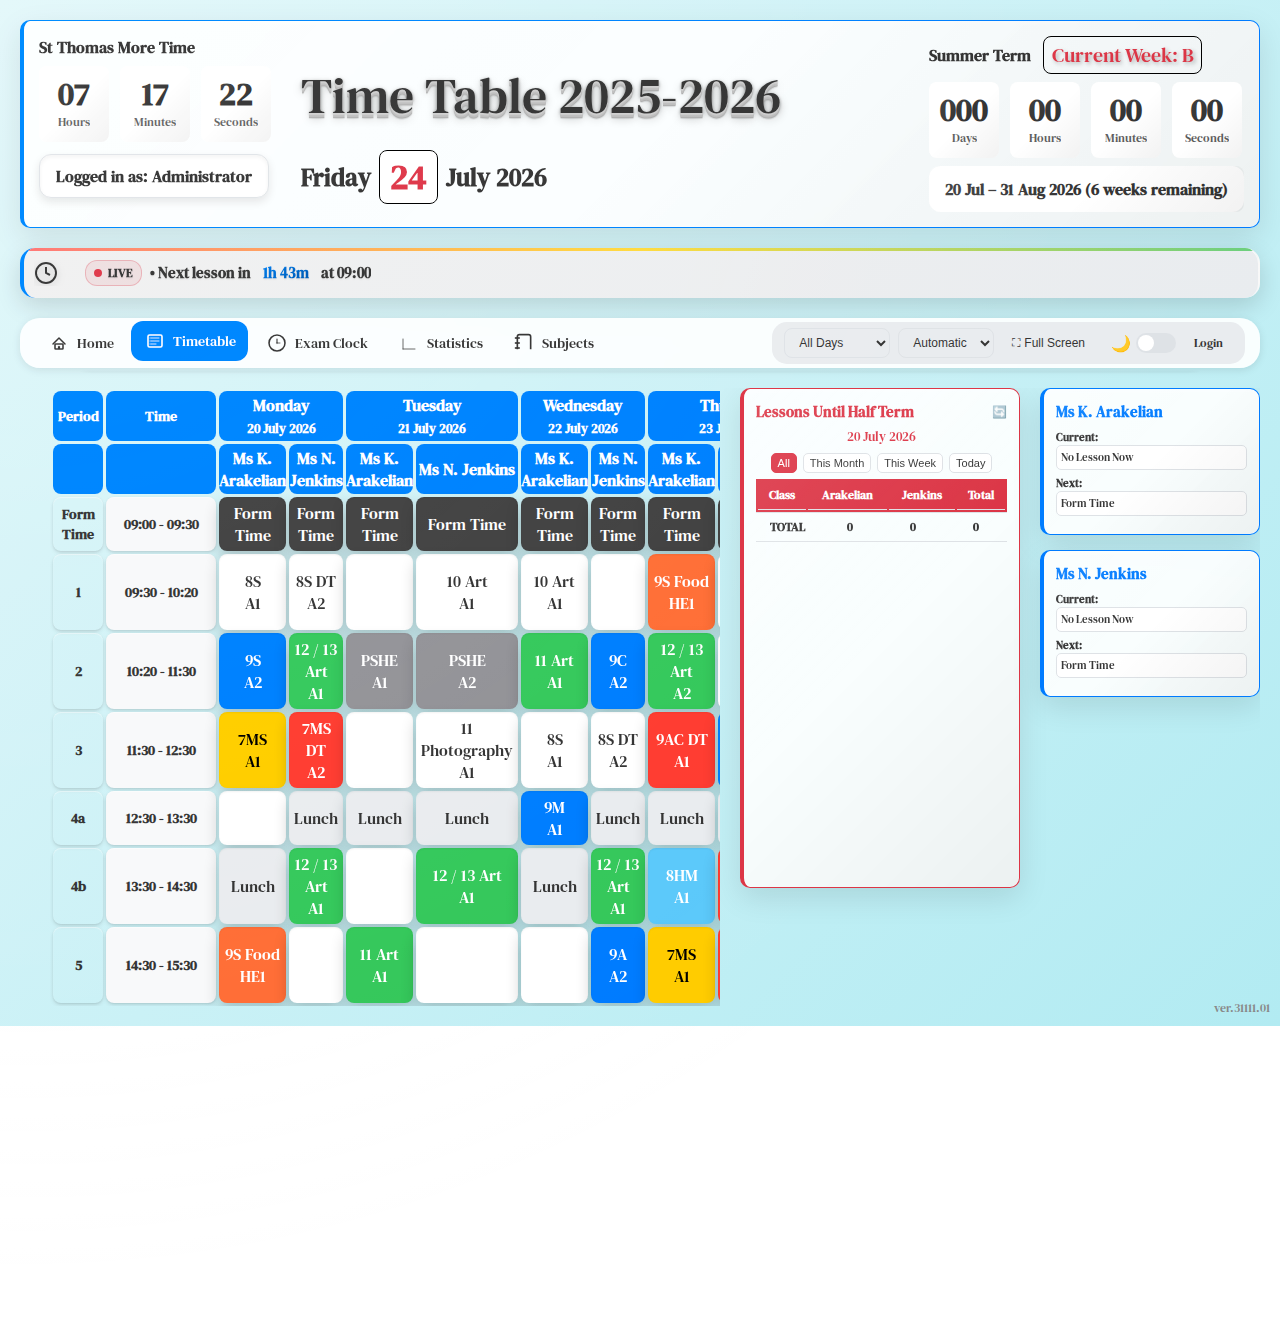
<file: TIME-v.4-New.html>
<!DOCTYPE html>
<html lang="en">
<head>
    <meta charset="UTF-8">
    <meta name="viewport" content="width=device-width, initial-scale=1.0">
    <title>St Thomas More Timetable 2025-2026</title>
    <link href="https://fonts.googleapis.com/css2?family=DM+Serif+Text:wght@400&display=swap" rel="stylesheet">
    <style>
        :root {
            --primary-bg: #ffffff;
            --secondary-bg: #f8f9fa;
            --text-color: #333333;
            --border-color: #dee2e6;
            --header-bg: #007bff;
            --header-text: #ffffff;
            --form-time-bg: #404040;
            --form-time-text: #ffffff;
            --lunch-bg: #e9ecef;
            --lunch-text: #333333;
            --card-shadow: rgba(0, 0, 0, 0.1);
            --hover-shadow: rgba(0, 0, 0, 0.2);
            --button-active: #dc3545;
            --button-hover: #0056b3;
            --cell-shadow-morning: 0 8px 16px rgba(0, 0, 0, 0.2);
            --cell-shadow-afternoon: 0 4px 8px rgba(0, 0, 0, 0.15);
            --cell-shadow-evening: 0 8px 16px rgba(0, 0, 0, 0.2);
            --cell-shadow-hover: 0 6px 12px rgba(0, 0, 0, 0.25);
            --countdown-bg: #ffffff;
            --countdown-text: #333333;
            --countdown-border: #dee2e6;
            --nav-bg: #f0f0f0;
            --nav-text: #333;
            --nav-active-bg: #007bff;
            --nav-active-text: #fff;
            --nav-controls-bg: #e9ecef;
            --fullscreen-active-bg: #28a745;
            --countdown-warning: #dc3545;
            --now-context-bg: #f0f0f0;
            --now-context-lesson: #d4edda;
            --now-context-break: #fff3cd;
            --now-context-lunch: #cce5ff;
            --now-context-text: #333333;
            /* Teacher-specific colors */
            --teacher-arakelian-color: #34c759;
            --teacher-jenkins-color: #af52de;
            /* NEW: Technology Department colors */
            --teacher-tech1-color: #ff9500;
            --teacher-tech2-color: #5856d6;
            --teacher-tech3-color: #ff2d55;
        }
        [data-theme="dark"] {
            --primary-bg: #1a1a1a;
            --secondary-bg: #2d2d2d;
            --text-color: #ffffff;
            --border-color: #404040;
            --header-bg: #0056b3;
            --header-text: #ffffff;
            --form-time-bg: #404040;
            --form-time-text: #ffffff;
            --lunch-bg: #404040;
            --lunch-text: #ffffff;
            --card-shadow: rgba(0, 0, 0, 0.3);
            --hover-shadow: rgba(0, 0, 0, 0.5);
            --button-active: #dc3545;
            --button-hover: #007bff;
            --cell-shadow-morning: 0 8px 20px rgba(0, 0, 0, 0.4);
            --cell-shadow-afternoon: 0 4px 12px rgba(0, 0, 0, 0.3);
            --cell-shadow-evening: 0 8px 20px rgba(0, 0, 0, 0.4);
            --cell-shadow-hover: 0 6px 12px rgba(0, 0, 0, 0.6);
            --countdown-bg: #2d2d2d;
            --countdown-text: #ffffff;
            --countdown-border: #404040;
            --nav-bg: #2d2d2d;
            --nav-text: #fff;
            --nav-active-bg: #0056b3;
            --nav-active-text: #fff;
            --nav-controls-bg: #404040;
            --fullscreen-active-bg: #28a745;
            --countdown-warning: #ff6b6b;
            --now-context-bg: #252525;
            --now-context-lesson: #2d4a35;
            --now-context-break: #4a422d;
            --now-context-lunch: #2d3a4a;
            --now-context-text: #ffffff;
        }
        body.theme-transition {
            transition: background-color 0.5s ease, color 0.5s ease !important;
            opacity: 0.9;
        }
        .dynamic-bg {
            position: fixed;
            top: 0;
            left: 0;
            width: 100%;
            height: 100%;
            z-index: -1;
            transition: background-color 1.5s ease;
            pointer-events: none;
        }
        .morning-bg { background: linear-gradient(135deg, #e0f7fa, #b2ebf2); }
        .afternoon-bg { background: linear-gradient(135deg, #ffe0b2, #ffcc80); }
        .evening-bg { background: linear-gradient(135deg, #f0f5ff, #e6f0ff); }
        * {
            margin: 0;
            padding: 0;
            box-sizing: border-box;
        }
        body {
            font-family: 'DM Serif Text', serif;
            background-color: var(--primary-bg);
            color: var(--text-color);
            transition: all 0.3s ease;
            min-height: 100vh;
            position: relative;
            transform-style: preserve-3d;
            perspective: 1000px;
            overflow: hidden;
        }
        body::before {
            content: '';
            position: fixed;
            top: -30%;
            left: -30%;
            width: 160%;
            height: 160%;
            background: radial-gradient(circle at 20% 20%, 
                rgba(255,255,255,0.15) 0%, 
                transparent 60%);
            pointer-events: none;
            z-index: 1000;
            mix-blend-mode: overlay;
        }
        .container {
            max-width: 1800px;
            margin: 0 auto;
            padding: 20px;
            opacity: 1;
            pointer-events: auto;
            overflow: hidden;
        }
        /* --- NEW: Header Content Box --- */
        .header-content-box {
            background: var(--secondary-bg);
            border-radius: 10px;
            padding: 15px;
            box-shadow: 0 4px 12px var(--card-shadow);
            backdrop-filter: blur(10px);
            -webkit-backdrop-filter: blur(10px);
            background: rgba(255, 255, 255, 0.9);
            font-size: 13px;
            margin-bottom: 20px; /* Spazio sotto il box */
            /* NEW: Apply blue border style */
            border: 1px solid var(--header-bg);
            border-left: 4px solid var(--header-bg);
            transform: translateZ(5px);
            box-shadow: 
                0 10px 30px rgba(0, 0, 0, 0.1),
                inset 0 2px 4px rgba(255, 255, 255, 0.3),
                0 0 0 1px rgba(255, 255, 255, 0.1) inset;
        }
        [data-theme="dark"] .header-content-box {
            background: rgba(45, 45, 45, 0.9);
        }
        .header-content-box::before {
            content: '';
            position: absolute;
            top: 0;
            left: 0;
            right: 0;
            height: 100%;
            background: linear-gradient(135deg, 
                rgba(255,255,255,0.1) 0%, 
                transparent 50%,
                rgba(0,0,0,0.05) 100%);
            border-radius: 10px;
            pointer-events: none;
        }
        /* --- END NEW: Header Content Box --- */
        .header {
            /* margin-bottom: 20px; REMOVED: margin moved to header-content-box */
            display: flex;
            align-items: flex-start;
            justify-content: space-between;
            gap: 30px;
            position: relative;
        }
        .clock-section, .countdown-section {
            display: flex;
            flex-direction: column;
            align-items: flex-start;
            flex-shrink: 0;
        }
        .clock-title, .countdown-title-wrapper {
            font-size: 16px;
            font-weight: bold;
            color: var(--text-color);
            margin-bottom: 8px;
            text-align: center;
        }
        .clock-container {
            display: flex;
            gap: 11px;
        }
        .countdown-row {
            display: flex;
            gap: 11px;
            align-items: flex-start;
        }
        .clock-box, .countdown-box, .term-info-box {
            transform-style: preserve-3d;
            position: relative;
            transition: all 0.3s ease;
            backdrop-filter: blur(10px);
            -webkit-backdrop-filter: blur(10px);
            background: rgba(255, 255, 255, 0.9);
            /* NEW: Apply blue border style */
            border: 1px solid var(--header-bg);
            border-left: 4px solid var(--header-bg);
            transform: translateZ(5px);
            box-shadow: 
                0 10px 30px rgba(0, 0, 0, 0.1),
                inset 0 2px 4px rgba(255, 255, 255, 0.3),
                0 0 0 1px rgba(255, 255, 255, 0.1) inset;
        }
        [data-theme="dark"] .clock-box,
        [data-theme="dark"] .countdown-box,
        [data-theme="dark"] .term-info-box {
            background: rgba(45, 45, 45, 0.9);
        }
        .clock-box::before, .countdown-box::before, .term-info-box::before {
            content: '';
            position: absolute;
            top: 0;
            left: 0;
            right: 0;
            height: 100%;
            background: linear-gradient(135deg, 
                rgba(255,255,255,0.1) 0%, 
                transparent 50%,
                rgba(0,0,0,0.05) 100%);
            border-radius: 8px; /* NEW: Match border-radius */
            pointer-events: none;
        }
        .clock-box:hover, .countdown-box:hover {
            transform: translateY(-3px) translateZ(5px);
        }
        .clock-box, .countdown-box {
            background: var(--countdown-bg);
            /* REMOVED: original border */
            border: none; /* NEW: Remove original border */
            border-radius: 8px;
            padding: 12px 10px;
            text-align: center;
            min-width: 70px;
            /* REMOVED: original box-shadow */
            box-shadow: none; /* NEW: Remove original shadow */
        }
        .clock-value, .countdown-value {
            font-size: 32px;
            font-weight: bold;
            color: var(--countdown-text);
            line-height: 1;
            margin-bottom: 4px;
        }
        .clock-label, .countdown-label {
            font-size: 12px;
            color: var(--text-color);
            text-transform: capitalize;
            opacity: 0.8;
        }
        .logged-in-user-box {
            margin-top: 12px;
            background: var(--countdown-bg);
            border: 1px solid var(--countdown-border);
            border-radius: 12px;
            padding: 10px 16px;
            text-align: center;
            min-width: 200px;
            box-shadow: 
                0 4px 8px rgba(0, 0, 0, 0.1),
                inset 0 2px 4px rgba(0, 0, 0, 0.05);
            font-size: 16px;
            font-weight: bold;
            color: var(--countdown-text);
        }
        .title-section {
            display: flex;
            flex-direction: column;
            align-items: flex-start;
            justify-content: center;
            flex-grow: 1;
            gap: 10px;
        }
        .title {
            font-size: 50px;
            font-weight: 400;
            color: var(--text-color);
            margin: 0;
            margin-top: 25px;
            margin-bottom: 10px;
            opacity: 1;
            text-shadow: 
                0 1px 0 #ccc, 
                0 2px 0 #c9c9c9,
                0 3px 0 #bbb,
                0 4px 0 #b9b9b9,
                0 5px 0 #aaa,
                0 6px 1px rgba(0,0,0,.1),
                0 0 5px rgba(0,0,0,.1),
                0 1px 3px rgba(0,0,0,.3),
                0 3px 5px rgba(0,0,0,.2),
                0 5px 10px rgba(0,0,0,.25);
            transform: translateZ(20px);
        }
        .date-info {
            font-size: 25px;
            color: var(--text-color);
            font-weight: bold;
            display: flex;
            flex-direction: column;
            align-items: flex-start;
        }
        .date-weekday {
            display: flex;
            align-items: center;
            gap: 8px;
        }
        .date-day {
            color: #dc3545;
            font-size: 35px;
            border: 1px solid black;
            padding: 2px 10px;
            border-radius: 8px;
            display: inline-block;
            background: var(--primary-bg);
        }
        .today-badge-inline {
            display: inline-block;
            background: #dc3545;
            color: white;
            font-size: 11px;
            font-weight: bold;
            padding: 1px 5px;
            border-radius: 8px;
            animation: pulseToday 2s infinite;
            margin-left: 6px;
            vertical-align: middle;
        }
        @keyframes pulseToday {
            0%, 100% { opacity: 1; }
            50% { opacity: 0.7; }
        }
        .room-free-badge {
            display: inline-block;
            background: #218838; /* verde scuro */
            color: white;
            font-size: 11px;
            font-weight: bold;
            padding: 1px 5px;
            border-radius: 8px;
            animation: pulseToday 2s infinite;
            position: absolute;
            top: 50%;
            left: 50%;
            transform: translate(-50%, -50%);
            z-index: 5;
        }
        .countdown-title-row {
            display: flex;
            align-items: center;
            justify-content: flex-end; /* Allineato a destra */
            gap: 12px;
            width: 100%;
        }
        #week-info {
            font-size: 20px;
            color: #dc3545;
            font-weight: normal;
            border: 1px solid black;
            padding: 4px 7.5px;
            border-radius: 8px;
            display: inline-block;
            text-shadow: 2px 2px 4px rgba(0,0,0,0.3);
        }
        .countdown-title {
            margin: 0;
            font-size: 16px;
            font-weight: bold;
            color: var(--text-color);
        }
        .term-info-box {
            background: var(--countdown-bg);
            /* REMOVED: original border */
            border: none; /* NEW: Remove original border */
            border-radius: 12px;
            padding: 12px 16px;
            text-align: center;
            min-width: 200px;
            /* REMOVED: original box-shadow */
            box-shadow: none; /* NEW: Remove original shadow */
            font-size: 16px;
            font-weight: bold;
            color: var(--countdown-text);
            transition: transform 0.2s ease, box-shadow 0.2s ease;
        }
        .term-info-box:hover {
            transform: translateY(-2px);
            box-shadow: 
                0 6px 12px rgba(0, 0, 0, 0.15),
                inset 0 3px 6px rgba(0, 0, 0, 0.1);
        }
        html body.authenticated.time-evening div.container div.header div.countdown-section div.countdown-lower-row div#term-info-box.term-info-box,
        html body.time-evening div.container div.header div.countdown-section div.countdown-lower-row div#term-info-box.term-info-box {
            padding: 8px 8px;
        }
        .period-red {
            color: #dc3545;
            font-weight: bold;
        }
        .room-green {
            color: #28a745;
            font-weight: bold;
        }
        /* --- MODIFIED: Now Context Bar Style (moved outside header box) --- */
        .now-context-bar {
            display: flex;
            justify-content: space-between;
            align-items: center;
            position: relative;
            background: linear-gradient(135deg, var(--now-context-bg) 0%, #e9ecef 100%);
            border-radius: 15px;
            /* margin: 0 5px 5px 20px; REMOVED */
            margin: 20px auto 20px auto; /* Spazio sopra e sotto, centrato */
            padding: 8px 10px; /* Ridotto il padding */
            box-shadow: 
                0 8px 25px rgba(0,0,0,0.15),
                inset 0 1px 0 rgba(255,255,255,0.8);
            /* border-left: 6px solid var(--header-bg); MODIFIED */
            border-left: 4px solid var(--header-bg); /* Allineato al design degli altri box */
            border-right: 2px solid rgba(255,255,255,0.5);
            backdrop-filter: blur(10px);
            position: relative;
            overflow: hidden;
            /* height: auto; REMOVED */
            min-height: 50px; /* Imposta un'altezza minima coerente con navbar */
            width: 100%; /* Prendi tutta la larghezza disponibile */
            font-size: 14px;
            color: var(--now-context-text);
            transition: all 0.3s ease;
            transform-style: preserve-3d;
        }
        .now-context-bar.lesson.arakelian { border-left-color: var(--teacher-arakelian-color); }
        .now-context-bar.lesson.jenkins { border-left-color: var(--teacher-jenkins-color); }
        .now-context-bar::after {
            content: '';
            position: absolute;
            bottom: -10px;
            left: 5%;
            width: 90%;
            height: 10px;
            background: linear-gradient(to bottom, rgba(0,0,0,0.1), transparent);
            border-radius: 0 0 10px 10px;
            transform: translateZ(-5px) rotateX(85deg);
            filter: blur(5px);
            opacity: 0.7;
        }
        .now-context-bar::before {
            content: '';
            position: absolute;
            top: 0;
            left: 0;
            right: 0;
            height: 3px;
            background: linear-gradient(90deg, 
                #ff6b6b, #ffd93d, #6bcf7f, #4d96ff, #9b51e0);
            background-size: 200% 100%;
            animation: rainbowBorder 3s linear infinite;
        }
        @keyframes rainbowBorder {
            0% { background-position: 200% 0; }
            100% { background-position: -200% 0; }
        }
        .now-context-bar.lesson {
            background: linear-gradient(135deg, var(--now-context-lesson) 0%, #d4edda 100%);
        }
        .now-context-bar.break {
            background: linear-gradient(135deg, var(--now-context-break) 0%, #fff3cd 100%);
            border-left-color: #ffc107;
        }
        .now-context-bar.lunch {
            background: linear-gradient(135deg, var(--now-context-lunch) 0%, #cce5ff 100%);
            border-left-color: #17a2b8;
        }
        .now-summary-box {
            display: flex;
            align-items: center;
            gap: 12px;
            color: var(--now-context-text);
            flex: 1;
            overflow: hidden;
        }
        .now-summary-icon {
            width: 24px;
            height: 24px;
            display: flex;
            justify-content: center;
            align-items: center;
            animation: iconPulse 2s ease-in-out infinite;
            filter: drop-shadow(0 2px 4px rgba(0,0,0,0.2));
        }
        @keyframes iconPulse {
            0%, 100% { 
                transform: scale(1) rotate(0deg);
                filter: drop-shadow(0 2px 4px rgba(0,0,0,0.2));
            }
            50% { 
                transform: scale(1.1) rotate(5deg);
                filter: drop-shadow(0 4px 8px rgba(0,0,0,0.3));
            }
        }
        .now-context-bar.lesson .now-summary-icon {
            animation: lessonIcon 3s ease-in-out infinite;
        }
        @keyframes lessonIcon {
            0%, 100% { transform: scale(1) rotate(0deg); }
            25% { transform: scale(1.1) rotate(5deg); }
            50% { transform: scale(1.05) rotate(-5deg); }
            75% { transform: scale(1.1) rotate(3deg); }
        }
        .now-context-bar.break .now-summary-icon {
            animation: breakIcon 2s ease-in-out infinite;
        }
        @keyframes breakIcon {
            0%, 100% { transform: scale(1) rotate(0deg); }
            50% { transform: scale(1.2) rotate(10deg); }
        }
        .now-summary-content {
            white-space: nowrap;
            overflow: hidden;
            text-overflow: ellipsis;
            font-size: 15px;
            font-weight: 600;
            line-height: 1.4;
            text-shadow: 0 1px 2px rgba(0,0,0,0.1);
            display: flex;
            align-items: center;
            gap: 8px;
        }
        .now-summary-highlight {
            background: linear-gradient(135deg, #007bff, #0056b3);
            -webkit-background-clip: text;
            -webkit-text-fill-color: transparent;
            background-clip: text;
            font-weight: 700;
            padding: 2px 4px;
            border-radius: 4px;
            animation: textShine 3s ease-in-out infinite;
        }
        .now-summary-warning {
            background: linear-gradient(135deg, #dc3545, #c82333);
            -webkit-background-clip: text;
            -webkit-text-fill-color: transparent;
            background-clip: text;
            font-weight: 700;
            animation: warningText 2s ease-in-out infinite;
        }
        @keyframes textShine {
            0%, 100% { background-position: 0% 50%; }
            50% { background-position: 100% 50%; }
        }
        @keyframes warningText {
            0%, 100% { opacity: 1; }
            50% { opacity: 0.8; }
        }
        .live-indicator {
            display: flex;
            align-items: center;
            gap: 6px;
            margin-left: 15px;
            padding: 4px 8px;
            background: rgba(220,53,69,0.1);
            border-radius: 12px;
            border: 1px solid rgba(220,53,69,0.3);
            font-size: 12px;
            font-weight: 600;
        }
        .live-dot {
            width: 8px;
            height: 8px;
            border-radius: 50%;
            background: #dc3545;
            animation: livePulse 1.5s ease-in-out infinite;
        }
        @keyframes livePulse {
            0%, 100% { 
                transform: scale(1);
                box-shadow: 0 0 0 0 rgba(220,53,69,0.7);
            }
            50% { 
                transform: scale(1.2);
                box-shadow: 0 0 0 4px rgba(220,53,69,0);
            }
        }
        .now-timeline {
            display: none;
        }
        .progress-bar-container {
            display: flex;
            flex-direction: column;
            align-items: flex-end;
            min-width: 180px;
            margin-left: 20px;
            position: relative;
            background: rgba(255,255,255,0.1);
            padding: 12px 15px;
            border-radius: 10px;
            backdrop-filter: blur(5px);
        }
        .progress-label {
            font-size: 12px;
            color: var(--text-color);
            margin-bottom: 2px;
            font-weight: 600;
        }
        .progress-bar {
            width: 100%;
            height: 10px;
            background: linear-gradient(135deg, rgba(0,0,0,0.1), rgba(0,0,0,0.05));
            border-radius: 8px;
            overflow: hidden;
            position: relative;
            box-shadow: 
                inset 0 2px 4px rgba(0,0,0,0.1),
                0 1px 0 rgba(255,255,255,0.5);
        }
        .progress-fill {
            height: 100%;
            width: 0;
            border-radius: 8px;
            background: linear-gradient(90deg, 
                #007bff 0%, 
                #0056b3 50%, 
                #007bff 100%);
            background-size: 200% 100%;
            animation: shimmer 2s infinite, progressGradient 3s ease-in-out infinite;
            transition: width 0.5s cubic-bezier(0.4, 0, 0.2, 1);
            position: relative;
            box-shadow: 
                0 0 10px rgba(0,123,255,0.4),
                inset 0 1px 0 rgba(255,255,255,0.3);
        }
        @keyframes progressGradient {
            0%, 100% { background-position: 0% 50%; }
            50% { background-position: 100% 50%; }
        }
        @keyframes shimmer {
            0% { transform: translateX(-100%); }
            100% { transform: translateX(100%); }
        }
        .progress-fill.warning {
            background: linear-gradient(90deg, 
                #ffc107 0%, 
                #e0a800 50%, 
                #ffc107 100%);
            animation: warningPulse 1s ease-in-out infinite, progressGradient 3s ease-in-out infinite;
        }
        .progress-fill.critical {
            background: linear-gradient(90deg, 
                #dc3545 0%, 
                #c82333 50%, 
                #dc3545 100%);
            animation: criticalPulse 0.5s ease-in-out infinite, progressGradient 3s ease-in-out infinite;
        }
        @keyframes warningPulse {
            0%, 100% { opacity: 1; }
            50% { opacity: 0.8; }
        }
        @keyframes criticalPulse {
            0%, 100% { 
                transform: scaleX(1);
                box-shadow: 0 0 20px rgba(220,53,69,0.6);
            }
            50% { 
                transform: scaleX(1.02);
                box-shadow: 0 0 30px rgba(220,53,69,0.8);
            }
        }
        .progress-overlay-text {
            position: absolute;
            top: -20px;
            right: 0;
            font-size: 12px;
            font-weight: bold;
            color: var(--text-color);
            white-space: nowrap;
        }
        @keyframes blinkRed {
            0%, 100% { opacity: 1; }
            50% { opacity: 0.3; }
        }
        .progress-fill.blink {
            animation: blinkRed 1s infinite;
        }
        .now-badge {
            position: absolute;
            top: 5px;
            right: 5px;
            color: white;
            font-size: 10px;
            font-weight: 800;
            width: 28px;
            height: 28px;
            border-radius: 50%;
            display: flex;
            align-items: center;
            justify-content: center;
            z-index: 20;
            box-shadow: 0 2px 8px rgba(0,0,0,0.6), 0 0 0 2px rgba(255,255,255,0.95);
            animation: pulse 2s infinite, bounce 1s ease-in-out infinite alternate;
            text-shadow: 0 1px 3px rgba(0,0,0,0.5);
        }
        .now-badge.arakelian { background: linear-gradient(135deg, var(--teacher-arakelian-color), #2a9d4a); }
        .now-badge.jenkins { background: linear-gradient(135deg, var(--teacher-jenkins-color), #9a47c2); }
        @keyframes bounce {
            from { transform: scale(1) translateY(0); }
            to { transform: scale(1.1) translateY(-2px); }
        }
        @keyframes pulse {
            0%, 100% { box-shadow: 0 2px 8px rgba(0,0,0,0.6), 0 0 0 2px rgba(255,255,255,0.95); }
            50% { box-shadow: 0 4px 15px rgba(0,0,0,0.8), 0 0 0 2px rgba(255,255,255,0.95); }
        }
        .subject-cell {
            padding: 5px 5px 5px 5px;
            background: var(--primary-bg);
            position: relative;
            border: 1px solid rgba(0,0,0,0.05);
            box-shadow: inset 0 1px 2px rgba(0,0,0,0.05);
            transform-style: preserve-3d;
            transition: all 0.3s cubic-bezier(0.25, 0.46, 0.45, 0.94);
            position: relative;
            animation: cellEntrance 0.6s ease-out backwards;
        }
        @keyframes cellEntrance {
            from {
                opacity: 0;
                transform: translateY(20px) translateZ(-20px) scale(0.95);
            }
            to {
                opacity: 1;
                transform: translateY(0) translateZ(0) scale(1);
            }
        }
        .subject-cell:hover {
    transform: translateY(-2px) translateZ(10px) rotateX(2deg);
    box-shadow: 
        0 8px 25px rgba(0, 0, 0, 0.15),
        0 5px 15px rgba(0, 0, 0, 0.1);
    /* NEW: Effetto di evidenziazione sul colore di sfondo */
    filter: brightness(0.95); /* Leggermente piu scuro */
    transition: all 0.3s ease, transform 0.3s cubic-bezier(0.25, 0.46, 0.45, 0.94); /* Mantieni transizioni fluide */
}
        .time-morning .subject-cell { box-shadow: var(--cell-shadow-morning), inset 0 1px 2px rgba(0,0,0,0.05); }
        .time-afternoon .subject-cell { box-shadow: var(--cell-shadow-afternoon), inset 0 1px 2px rgba(0,0,0,0.05); }
        .time-evening .subject-cell { box-shadow: var(--cell-shadow-evening), inset 0 1px 2px rgba(0,0,0,0.05); }
        .subject-cell.now-lesson.arakelian {
            border: 2px solid var(--teacher-arakelian-color) !important;
            box-shadow: 0 0 30px rgba(52, 199, 89, 0.4), 0 10px 30px rgba(0,0,0,0.2) !important;
        }
        .subject-cell.now-lesson.jenkins {
            border: 2px solid var(--teacher-jenkins-color) !important;
            box-shadow: 0 0 30px rgba(175, 82, 222, 0.4), 0 10px 30px rgba(0,0,0,0.2) !important;
        }
        .subject-cell.now-lesson.tech1 {
            border: 2px solid var(--teacher-tech1-color) !important;
            box-shadow: 0 0 30px rgba(255, 149, 0, 0.4), 0 10px 30px rgba(0,0,0,0.2) !important;
        }
        .subject-cell.now-lesson.tech2 {
            border: 2px solid var(--teacher-tech2-color) !important;
            box-shadow: 0 0 30px rgba(88, 86, 214, 0.4), 0 10px 30px rgba(0,0,0,0.2) !important;
        }
        .subject-cell.now-lesson.tech3 {
            border: 2px solid var(--teacher-tech3-color) !important;
            box-shadow: 0 0 30px rgba(255, 45, 85, 0.4), 0 10px 30px rgba(0,0,0,0.2) !important;
        }
        .form-time {
            background: var(--form-time-bg) !important;
            color: var(--form-time-text) !important;
        }
        .lunch {
            background: var(--lunch-bg) !important;
            color: var(--lunch-text) !important;
        }
        .navbar {
            background-color: var(--nav-bg);
            border-radius: 20px;
            margin-bottom: 20px;
            padding: 8px 15px;
            display: flex;
            justify-content: space-between;
            align-items: center;
            box-shadow: 0 2px 8px var(--card-shadow);
            height: 50px;
            position: relative;
            transform-style: preserve-3d;
            backdrop-filter: blur(10px);
            -webkit-backdrop-filter: blur(10px);
            background: rgba(255, 255, 255, 0.9);
        }
        [data-theme="dark"] .navbar {
            background: rgba(45, 45, 45, 0.9);
        }
        .navbar::before {
            content: '';
            position: absolute;
            bottom: -8px;
            left: 5%;
            width: 90%;
            height: 8px;
            background: linear-gradient(to bottom, rgba(0,0,0,0.15), transparent);
            border-radius: 0 0 20px 20px;
            transform: translateZ(-8px) rotateX(75deg);
            filter: blur(4px);
            opacity: 0.6;
        }
        .nav-main {
            display: flex;
            gap: 5px;
            align-items: center;
            flex-wrap: wrap;
        }
        .nav-item {
            display: flex;
            align-items: center;
            gap: 6px;
            padding: 8px 12px;
            border-radius: 12px;
            color: var(--nav-text);
            text-decoration: none;
            font-size: 14px;
            transition: all 0.3s ease;
            font-weight: 500;
            transform-style: preserve-3d;
            transition: all 0.3s cubic-bezier(0.25, 0.46, 0.45, 0.94);
        }
        .nav-item:hover, .nav-item.active {
            background-color: var(--nav-active-bg);
            color: var(--nav-active-text);
            transform: translateY(-2px) translateZ(8px);
        }
        /* NEW: Style for active Statistics nav item */
        .nav-item.stats-active {
            background-color: var(--fullscreen-active-bg) !important;
            color: white !important;
        }
        .nav-controls {
            display: flex;
            align-items: center;
            gap: 8px;
            background-color: var(--nav-controls-bg);
            padding: 6px 12px;
            border-radius: 15px;
            flex-wrap: wrap;
        }
        .control-btn, .fullscreen-btn {
            background: none;
            border: none;
            color: var(--text-color);
            cursor: pointer;
            padding: 6px 10px;
            border-radius: 8px;
            transition: all 0.3s ease;
            font-size: 12px;
            font-weight: 500;
            display: flex;
            align-items: center;
            gap: 4px;
        }
        .control-btn:hover, .control-btn.active,
        .fullscreen-btn:hover {
            background-color: var(--header-bg);
            color: var(--header-text);
            transform: translateY(-1px);
        }
        .fullscreen-btn.active {
            background-color: var(--fullscreen-active-bg) !important;
            color: white !important;
        }
        .dark-mode-control {
            display: flex;
            align-items: center;
            gap: 5px;
            margin-left: 8px;
        }
        .toggle-switch {
            position: relative;
            width: 40px;
            height: 20px;
            background: var(--border-color);
            border-radius: 10px;
            cursor: pointer;
            transition: background 0.3s ease;
        }
        .toggle-switch.active {
            background: var(--header-bg);
        }
        .toggle-slider {
            position: absolute;
            top: 2px;
            left: 2px;
            width: 16px;
            height: 16px;
            background: white;
            border-radius: 50%;
            transition: transform 0.3s ease;
        }
        .toggle-switch.active .toggle-slider {
            transform: translateX(20px);
        }
        .main-content {
            display: flex;
            gap: 20px;
            align-items: flex-start;
            margin-left: 30px;
            overflow: hidden;
        }
        .timetable-container {
            flex: 1;
            overflow-x: hidden;
            overflow-y: hidden;
            width: 100%;
        }
        .lessons-sidebar {
            width: 280px;
            display: flex;
            flex-direction: column;
            gap: 15px;
        }
        .teachers-sidebar {
            width: 220px;
            display: flex;
            flex-direction: column;
            gap: 15px;
        }
        .timetable {
            width: 100%;
            border-collapse: separate;
            border-spacing: 3px;
            table-layout: auto;
        }
        .timetable th, .timetable td {
            border: none;
            text-align: center;
            vertical-align: middle;
            border-radius: 8px;
        }
        .timetable th {
            background: var(--header-bg);
            color: var(--header-text);
            height: 50px;
        }
        .timetable td {
            height: 50px;
            box-shadow: 
                0 2px 4px rgba(0,0,0,0.1),
                0 1px 2px rgba(0,0,0,0.08),
                inset 0 1px 1px rgba(255,255,255,0.5);
        }
        .period-cell {
            width: 50px !important;
            min-width: 50px !important;
            height: 50px !important;
            padding: 0 !important;
            font-weight: bold;
            font-size: 14px;
            position: relative;
        }
        .time-cell {
            background: var(--secondary-bg);
            color: var(--text-color);
            font-size: 14px;
            font-weight: bold;
            width: 110px;
            min-width: 110px;
        }
        .teacher-box {
            background: var(--secondary-bg);
            border-radius: 10px;
            padding: 12px;
            box-shadow: 0 4px 8px var(--card-shadow);
            transform-style: preserve-3d;
            position: relative;
            transition: all 0.3s ease;
            backdrop-filter: blur(10px);
            -webkit-backdrop-filter: blur(10px);
            background: rgba(255, 255, 255, 0.9);
            font-size: 13px;
            /* NEW: Apply blue border style */
            border: 1px solid var(--header-bg);
            border-left: 4px solid var(--header-bg);
            transform: translateZ(5px);
            box-shadow: 
                0 10px 30px rgba(0, 0, 0, 0.1),
                inset 0 2px 4px rgba(255, 255, 255, 0.3),
                0 0 0 1px rgba(255, 255, 255, 0.1) inset;
        }
        [data-theme="dark"] .teacher-box {
            background: rgba(45, 45, 45, 0.9);
        }
        .teacher-box::before {
            content: '';
            position: absolute;
            top: 0;
            left: 0;
            right: 0;
            height: 100%;
            background: linear-gradient(135deg, 
                rgba(255,255,255,0.1) 0%, 
                transparent 50%,
                rgba(0,0,0,0.05) 100%);
            border-radius: 10px;
            pointer-events: none;
        }
        .teacher-box:hover {
            transform: translateY(-3px) translateZ(10px) rotateY(2deg);
            box-shadow: 
                0 10px 30px rgba(0, 0, 0, 0.15),
                0 6px 20px rgba(0, 0, 0, 0.1);
        }
        .teacher-header h3 {
            font-size: 15px;
            font-weight: bold;
            color: var(--header-bg);
            margin-bottom: 8px;
        }
        .lesson-info {
            margin-bottom: 6px;
        }
        .lesson-label {
            font-weight: bold;
            font-size: 11px;
        }
        .lesson-details {
            font-size: 11px;
            padding: 4px;
            background: var(--primary-bg);
            border-radius: 5px;
            border: 1px solid var(--border-color);
        }
        .lessons-count-box {
            background: var(--secondary-bg);
            border-radius: 10px;
            padding: 12px;
            box-shadow: 0 4px 8px var(--card-shadow);
            backdrop-filter: blur(10px);
            -webkit-backdrop-filter: blur(10px);
            background: rgba(255, 255, 255, 0.9);
            font-size: 13px;
            display: flex;
            flex-direction: column;
            height: 500px; /* Altezza fissa */
            /* NEW: Apply red border style */
            border: 1px solid #dc3545;
            border-left: 4px solid #dc3545;
            transform: translateZ(5px);
            box-shadow: 
                0 10px 30px rgba(0, 0, 0, 0.1),
                inset 0 2px 4px rgba(255, 255, 255, 0.3),
                0 0 0 1px rgba(255, 255, 255, 0.1) inset;
        }
        [data-theme="dark"] .lessons-count-box {
            background: rgba(45, 45, 45, 0.9);
        }
        .lessons-count-box::before { /* NEW: Add ::before for red box */
            content: '';
            position: absolute;
            top: 0;
            left: 0;
            right: 0;
            height: 100%;
            background: linear-gradient(135deg, 
                rgba(255,255,255,0.1) 0%, 
                transparent 50%,
                rgba(0,0,0,0.05) 100%);
            border-radius: 10px;
            pointer-events: none;
        }
        .lessons-count-header {
            text-align: center;
            margin-bottom: 6px;
            font-size: 15px;
            font-weight: bold;
            color: #dc3545; /* NEW: Red header text */
            display: flex;
            justify-content: space-between;
            align-items: center;
        }
        .refresh-lessons-btn { /* NEW: Style for refresh button */
            background: none;
            border: none;
            color: var(--text-color);
            cursor: pointer;
            font-size: 12px;
            opacity: 0.7;
            transition: opacity 0.2s ease;
        }
        .refresh-lessons-btn:hover {
            opacity: 1;
        }
        #term-end-date {
            display: block;
            font-size: 13px;
            margin-bottom: 8px;
            color: #dc3545; /* NEW: Red text */
            text-align: center;
        }
        .lessons-filter-controls {
            display: flex;
            justify-content: center;
            gap: 6px;
            margin-bottom: 6px;
        }
        .filter-btn {
            font-size: 11px;
            padding: 3px 6px;
            border: 1px solid var(--border-color);
            background: var(--primary-bg);
            color: var(--text-color);
            border-radius: 5px;
            cursor: pointer;
            transition: all 0.2s ease;
        }
        .filter-btn.active {
            background: #dc3545; /* NEW: Red active button */
            color: white;
            border-color: #dc3545; /* NEW: Red active border */
        }
        .lessons-count-table-wrapper {
            display: flex;
            flex-direction: column;
            flex: 1; /* occupa spazio rimanente */
            overflow: hidden;
        }
        .lessons-count-table-header {
            background: #dc3545; /* NEW: Red header */
            color: white; /* NEW: White text for red header */
            font-size: 12px;
        }
        .lessons-count-table-header th {
            padding: 6px;
            text-align: center;
            border-bottom: 1px solid var(--border-color);
        }
        .lessons-count-scrollable {
            flex: 1;
            overflow-y: auto;
        }
        .lessons-count-table {
            width: 100%;
            border-collapse: collapse;
            font-size: 12px;
            table-layout: fixed;
        }
        .lessons-count-table thead,
        .lessons-count-table tbody,
        .lessons-count-table tfoot {
            display: table;
            width: 100%;
            table-layout: fixed;
        }
        .lessons-count-table td,
        .lessons-count-table th {
            padding: 6px;
            text-align: center;
            border-bottom: 1px solid var(--border-color);
        }
        .low-count {
            color: #dc3545;
            font-weight: bold;
        }
        .today-arakelian {
            background-color: rgba(52, 199, 89, 0.08) !important;
            border-left: 3px solid var(--teacher-arakelian-color);
        }
        .today-jenkins {
            background-color: rgba(175, 82, 222, 0.08) !important;
            border-left: 3px solid var(--teacher-jenkins-color);
        }
        /* --- Statistics Box Style --- */
        .statistics-box {
            background: var(--secondary-bg);
            border-radius: 10px;
            padding: 15px;
            box-shadow: 0 4px 12px var(--card-shadow);
            backdrop-filter: blur(10px);
            -webkit-backdrop-filter: blur(10px);
            background: rgba(255, 255, 255, 0.9);
            font-size: 13px;
            width: 280px;
            display: none;
            border: 1px solid var(--header-bg);
            border-left: 4px solid var(--header-bg);
        }
        [data-theme="dark"] .statistics-box {
            background: rgba(45, 45, 45, 0.9);
        }
        .statistics-header {
            font-size: 15px;
            font-weight: bold;
            color: var(--header-bg);
            text-align: center;
            margin-bottom: 12px;
            display: flex;
            justify-content: space-between;
            align-items: center;
        }
        .refresh-stats-btn {
            background: none;
            border: none;
            color: var(--text-color);
            cursor: pointer;
            font-size: 12px;
            opacity: 0.7;
            transition: opacity 0.2s ease;
        }
        .refresh-stats-btn:hover {
            opacity: 1;
        }
        .stat-row {
            display: flex;
            justify-content: space-between;
            padding: 6px 0;
            border-bottom: 1px solid var(--border-color);
            transition: background-color 0.2s ease;
        }
        .stat-row:hover {
            background-color: var(--secondary-bg);
            border-radius: 6px;
            padding: 6px 8px;
            margin: 0 -8px;
        }
        .stat-label {
            font-weight: bold;
            display: flex;
            align-items: center;
            gap: 6px;
        }
        .stat-icon {
            width: 14px;
            height: 14px;
            vertical-align: middle;
            color: var(--header-bg);
        }
        .stat-value {
            font-weight: bold;
            color: var(--header-bg);
        }
        .mini-progress-bar {
            height: 4px;
            background: var(--border-color);
            border-radius: 2px;
            overflow: hidden;
            width: 60px;
            margin-left: 8px;
        }
        .mini-progress-fill {
            height: 100%;
            background: var(--header-bg);
            transition: width 0.5s ease;
        }
        /* NEW: Non Inclusive Dates Box */
        .non-inclusive-dates-box {
            background: var(--secondary-bg);
            border-radius: 10px;
            padding: 15px;
            box-shadow: 0 4px 12px var(--card-shadow);
            backdrop-filter: blur(10px);
            -webkit-backdrop-filter: blur(10px);
            background: rgba(255, 255, 255, 0.9);
            font-size: 11px; /* Ridotto il font */
            width: 280px;
            border: 1px solid #6c757d;
            border-left: 4px solid #6c757d;
            display: none; /* Inizialmente nascosto */
            /* NEW: Compact and centered style */
            margin: 10px auto; /* Centrato e con margine */
            width: calc(100% - 20px); /* Leggermente piu piccolo per il padding */
            max-width: 250px; /* Larghezza massima */
            box-sizing: border-box; /* Include padding e border nella larghezza */
        }
        [data-theme="dark"] .non-inclusive-dates-box {
            background: rgba(45, 45, 45, 0.9);
        }
        .non-inclusive-dates-header {
            font-size: 13px; /* Ridotto il font */
            font-weight: bold;
            color: #6c757d;
            text-align: center;
            margin-bottom: 12px;
        }
        .non-inclusive-dates-list {
            max-height: 150px; /* Altezza fissa per lo scroll */
            overflow-y: auto;
            padding: 5px;
        }
        .non-inclusive-dates-list li {
            padding: 3px 0;
            border-bottom: 1px solid var(--border-color);
            display: flex;
            justify-content: space-between;
        }
        .non-inclusive-dates-list li.past {
            text-decoration: line-through;
            opacity: 0.7;
        }
        .non-inclusive-dates-list li:last-child {
            border-bottom: none;
        }
        .non-inclusive-dates-list .date-label {
            font-weight: bold;
        }
        .non-inclusive-dates-list .desc-label {
            flex-grow: 1;
            margin-left: 5px;
            text-align: right;
        }
        /* NEW: Technology Timetable Specific Styles */
        .tech-timetable-container {
            flex: 1;
            overflow-x: hidden;
            overflow-y: hidden;
            width: 100%;
            display: none; /* Hidden by default */
        }
        .tech-timetable {
            width: 100%;
            border-collapse: separate;
            border-spacing: 3px;
            table-layout: auto;
        }
        .tech-timetable th, .tech-timetable td {
            border: none;
            text-align: center;
            vertical-align: middle;
            border-radius: 8px;
        }
        .tech-timetable th {
            background: var(--header-bg);
            color: var(--header-text);
            height: 50px;
        }
        .tech-timetable td {
            width: 110px !important;
            height: 50px !important;
            box-shadow: 
                0 2px 4px rgba(0,0,0,0.1),
                0 1px 2px rgba(0,0,0,0.08),
                inset 0 1px 1px rgba(255,255,255,0.5);
        }
        .tech-period-cell {
            width: 50px !important;
            min-width: 50px !important;
            height: 50px !important;
            padding: 0 !important;
            font-weight: bold;
            font-size: 14px;
            position: relative;
        }
        .tech-time-cell {
            background: var(--secondary-bg);
            color: var(--text-color);
            font-size: 14px;
            font-weight: bold;
            width: 110px;
            min-width: 110px;
        }
        .tech-subject-cell {
            padding: 5px 5px 5px 5px;
            background: var(--primary-bg);
            position: relative;
            border: 1px solid rgba(0,0,0,0.05);
            box-shadow: inset 0 1px 2px rgba(0,0,0,0.05);
            transform-style: preserve-3d;
            transition: all 0.3s cubic-bezier(0.25, 0.46, 0.45, 0.94);
            position: relative;
            animation: cellEntrance 0.6s ease-out backwards;
        }
        .tech-subject-cell:hover {
            transform: translateY(-2px) translateZ(10px) rotateX(2deg);
            box-shadow: 
                0 8px 25px rgba(0, 0, 0, 0.15),
                0 5px 15px rgba(0, 0, 0, 0.1);
            filter: brightness(0.95);
            transition: all 0.3s ease, transform 0.3s cubic-bezier(0.25, 0.46, 0.45, 0.94);
        }
        .time-morning .tech-subject-cell { box-shadow: var(--cell-shadow-morning), inset 0 1px 2px rgba(0,0,0,0.05); }
        .time-afternoon .tech-subject-cell { box-shadow: var(--cell-shadow-afternoon), inset 0 1px 2px rgba(0,0,0,0.05); }
        .time-evening .tech-subject-cell { box-shadow: var(--cell-shadow-evening), inset 0 1px 2px rgba(0,0,0,0.05); }
        .tech-subject-cell.now-lesson.tech1 {
            border: 2px solid var(--teacher-tech1-color) !important;
            box-shadow: 0 0 30px rgba(255, 149, 0, 0.4), 0 10px 30px rgba(0,0,0,0.2) !important;
        }
        .tech-subject-cell.now-lesson.tech2 {
            border: 2px solid var(--teacher-tech2-color) !important;
            box-shadow: 0 0 30px rgba(88, 86, 214, 0.4), 0 10px 30px rgba(0,0,0,0.2) !important;
        }
        .tech-subject-cell.now-lesson.tech3 {
            border: 2px solid var(--teacher-tech3-color) !important;
            box-shadow: 0 0 30px rgba(255, 45, 85, 0.4), 0 10px 30px rgba(0,0,0,0.2) !important;
        }
        @media (max-width: 1200px) {
            .main-content {
                flex-direction: column;
                align-items: stretch;
            }
            .lessons-sidebar,
            .teachers-sidebar,
            .statistics-box,
            .non-inclusive-dates-box {
                width: 100%;
                min-width: auto;
            }
            .teacher-box, .lessons-count-box, .statistics-box, .non-inclusive-dates-box {
                min-width: 48%;
                height: auto;
            }
        }
        /* --- NEW: Responsive adjustments for header content box --- */
        @media (max-width: 768px) {
            .header {
                flex-direction: column;
                align-items: stretch;
                gap: 15px;
            }
            .clock-section, .title-section, .countdown-section {
                align-items: center;
            }
            .clock-container, .countdown-row, .countdown-lower-row {
                justify-content: center;
            }
            .title {
                font-size: 36px;
                margin-top: 10px;
            }
            .date-info {
                font-size: 20px;
                text-align: center;
            }
            .date-day {
                font-size: 28px;
            }
            .countdown-title-row {
                justify-content: center;
            }
            .main-content {
                margin-left: 10px;
                margin-right: 10px;
            }
        }
        /* --- END NEW: Responsive adjustments --- */
        .version-badge, .refresh-badge {
            position: fixed;
            bottom: 10px;
            right: 10px;
            font-size: 12px;
            color: #888888;
            z-index: 100;
            pointer-events: none;
        }
        .refresh-badge {
            bottom: 30px;
        }
        .icon-wrapper {
            width: 24px;
            height: 24px;
            display: flex;
            justify-content: center;
            align-items: center;
            flex-shrink: 0;
        }
        .nav-icon {
            width: 20px;
            height: 20px;
            stroke: currentColor;
            fill: none;
        }
        .home-icon .door,
        .request-icon .check {
            fill: currentColor;
        }
        .nav-item:hover .home-icon .roof {
            transform: translateY(-2px);
            transform-origin: center bottom;
        }
        .nav-item:hover .timetable-icon .page {
            transform: translateX(3px);
            transform-origin: left center;
        }
        .nav-item:hover .clock-icon .hand {
            transform: rotate(90deg);
            transform-origin: center;
            transition: transform 0.5s cubic-bezier(0.68, -0.55, 0.27, 1.55);
        }
        .nav-item:hover .data-icon .bar-1 { height: 8px; }
        .nav-item:hover .data-icon .bar-2 { height: 14px; }
        .nav-item:hover .data-icon .bar-3 { height: 18px; }
        .nav-item:hover .data-icon .bar-4 { height: 10px; }
        .nav-item:hover .request-icon .paper {
            transform: rotate(3deg) translateY(-2px);
            transform-origin: center;
        }
        .nav-item:hover .request-icon .check {
            stroke-dashoffset: 0;
        }
        .home-icon .roof,
        .timetable-icon .page,
        .clock-icon .hand,
        .request-icon .paper {
            transition: transform 0.3s ease;
        }
        .data-icon .bar {
            transition: height 0.4s ease;
            height: 0;
        }
        .request-icon .check {
            stroke-dasharray: 15;
            stroke-dashoffset: 15;
            transition: stroke-dashoffset 0.4s ease 0.1s;
        }
        #offline-banner {
            position: fixed;
            top: 0;
            left: 0;
            width: 100%;
            background: #dc3545;
            color: white;
            text-align: center;
            padding: 8px;
            font-weight: bold;
            z-index: 10000;
            display: none;
        }
        #day-filter-select {
            padding: 6px 10px;
            border-radius: 8px;
            border: 1px solid var(--border-color);
            background: var(--nav-controls-bg);
            color: var(--text-color);
            font-size: 12px;
            font-weight: 500;
            cursor: pointer;
        }
        #day-filter-select:hover {
            background: var(--header-bg);
            color: var(--header-text);
        }
        #week-selector {
            padding: 6px 10px;
            border-radius: 8px;
            border: 1px solid var(--border-color);
            background: var(--nav-controls-bg);
            color: var(--text-color);
            font-size: 12px;
            font-weight: 500;
            cursor: pointer;
        }
        #week-selector:hover {
            background: var(--header-bg);
            color: var(--header-text);
        }
        .countdown-lower-row {
            display: flex;
            justify-content: flex-end;
            width: 100%;
            margin-top: 8px;
        }
        .subject-12-dt-textile { background-color: #ff9500 !important; color: white !important; }
        .subject-11-art { background-color: #34c759 !important; color: white !important; }
        .subject-12-13-art { background-color: #34c759 !important; color: white !important; }
        .subject-9m { background-color: #007aff !important; color: white !important; }
        .subject-9a { background-color: #007aff !important; color: white !important; }
        .subject-9s { background-color: #007aff !important; color: white !important; }
        .subject-9c { background-color: #007aff !important; color: white !important; }
        .subject-9h { background-color: #007aff !important; color: white !important; }
        .subject-9s-dt { background-color: #ff3b30 !important; color: white !important; }
        .subject-9ac-dt { background-color: #ff3b30 !important; color: white !important; }
        .subject-9hm-dt { background-color: #ff3b30 !important; color: white !important; }
        .subject-7ac { background-color: #ffcc00 !important; color: black !important; }
        .subject-7ac-dt { background-color: #ff3b30 !important; color: white !important; }
        .subject-7h { background-color: #ffcc00 !important; color: black !important; }
        .subject-7h-dt { background-color: #ff3b30 !important; color: white !important; }
        .subject-7ms { background-color: #ffcc00 !important; color: black !important; }
        .subject-7ms-dt { background-color: #ff3b30 !important; color: white !important; }
        .subject-8ac { background-color: #5ac8fa !important; color: white !important; }
        .subject-8ac-dt { background-color: #ff3b30 !important; color: white !important; }
        .subject-8y { background-color: #5ac8fa !important; color: white !important; }
        .subject-8y-dt { background-color: #ff3b30 !important; color: white !important; }
        .subject-8hm { background-color: #5ac8fa !important; color: white !important; }
        .subject-8hm-dt { background-color: #ff3b30 !important; color: white !important; }
        .subject-8mh { background-color: #5ac8fa !important; color: white !important; }
        .subject-9s-food { background-color: #ff6b35 !important; color: white !important; }
        .subject-9hm-food { background-color: #ff6b35 !important; color: white !important; }
        .subject-pshe { background-color: #8e8e93 !important; color: white !important; }
    </style>
</head>
<body class="authenticated">
    <div class="dynamic-bg" id="dynamic-bg"></div>
    <div id="offline-banner">⚠️ You are offline. Some features may not work.</div>
    <div class="container">
        <!-- NEW: Wrapping the header content in the new box -->
        <div class="header-content-box">
            <div class="header">
                <div class="clock-section">
                    <div class="clock-title">St Thomas More Time</div>
                    <div class="clock-container">
                        <div class="clock-box">
                            <div class="clock-value" id="hours">00</div>
                            <div class="clock-label">Hours</div>
                        </div>
                        <div class="clock-box">
                            <div class="clock-value" id="minutes">00</div>
                            <div class="clock-label">Minutes</div>
                        </div>
                        <div class="clock-box">
                            <div class="clock-value" id="seconds">00</div>
                            <div class="clock-label">Seconds</div>
                        </div>
                    </div>
                    <div class="logged-in-user-box">
                        Logged in as: Administrator
                    </div>
                </div>
                <div class="title-section">
                    <div class="title">Time Table 2025-2026</div>
                    <div class="date-info" id="date-info">Loading...</div>
                </div>
                <div class="countdown-section">
                    <div class="countdown-title-wrapper">
                        <div class="countdown-title-row">
                            <div class="countdown-title" id="countdown-title">October Half Term</div>
                            <div id="week-info">Current Week: A</div>
                        </div>
                    </div>
                    <div class="countdown-row">
                        <div class="countdown-box">
                            <div class="countdown-value" id="countdown-days">000</div>
                            <div class="clock-label">Days</div>
                        </div>
                        <div class="countdown-box">
                            <div class="countdown-value" id="countdown-hours">00</div>
                            <div class="clock-label">Hours</div>
                        </div>
                        <div class="countdown-box">
                            <div class="countdown-value" id="countdown-minutes">00</div>
                            <div class="clock-label">Minutes</div>
                        </div>
                        <div class="countdown-box">
                            <div class="countdown-value" id="countdown-seconds">00</div>
                            <div class="clock-label">Seconds</div>
                        </div>
                    </div>
                    <div class="countdown-lower-row">
                        <div class="term-info-box" id="term-info-box">
                            Loading...
                        </div>
                    </div>
                </div>
            </div>
        </div>
        <!-- NEW: Moved now-context-bar outside header-content-box -->
        <div class="now-context-bar" id="now-context-bar">
            <div id="now-summary-box" class="now-summary-box">
                <div class="now-summary-icon" id="now-summary-icon">
                    <svg viewBox="0 0 24 24" fill="none" stroke="currentColor" stroke-width="2"><circle cx="12" cy="12" r="10"/><polyline points="12 6 12 12 16 14"/></svg>
                </div>
                <div class="now-summary-content" id="now-summary-content">
                    Loading...
                </div>
            </div>
            <div id="progress-bar-container" class="progress-bar-container">
                <div class="progress-label" id="progress-label">--:-- left</div>
                <div class="progress-bar">
                    <div class="progress-fill" id="progress-fill"></div>
                    <div class="progress-overlay-text" id="progress-overlay-text">0:00</div>
                </div>
            </div>
        </div>
        <!-- END NEW -->
        <nav class="navbar">
            <div class="nav-main">
                <a href="index.html" class="nav-item">
                    <div class="icon-wrapper">
                        <svg class="nav-icon home-icon" viewBox="0 0 100 100">
                            <path class="roof" d="M20,55 L50,25 L80,55" stroke-width="8" stroke-linecap="round" stroke-linejoin="round"/>
                            <rect x="30" y="55" width="40" height="25" rx="3" stroke-width="8"/>
                            <rect class="door" x="45" y="65" width="10" height="15" rx="2"/>
                        </svg>
                    </div>
                    <span>Home</span>
                </a>
                <a href="timetable.html" class="nav-item active">
                    <div class="icon-wrapper">
                        <svg class="nav-icon timetable-icon" viewBox="0 0 100 100">
                            <rect class="page" x="15" y="20" width="70" height="60" rx="8" stroke-width="8"/>
                            <line x1="30" y1="35" x2="70" y2="35" stroke-width="4" stroke-linecap="round"/>
                            <line x1="30" y1="50" x2="70" y2="50" stroke-width="4" stroke-linecap="round"/>
                            <line x1="30" y1="65" x2="55" y2="65" stroke-width="4" stroke-linecap="round"/>
                            <circle cx="25" cy="35" r="4"/>
                            <circle cx="25" cy="50" r="4"/>
                            <circle cx="25" cy="65" r="4"/>
                        </svg>
                    </div>
                    <span id="nav-title">Timetable</span>
                </a>
                <a href="exam-clock.html" class="nav-item">
                    <div class="icon-wrapper">
                        <svg class="nav-icon clock-icon" viewBox="0 0 100 100">
                            <circle cx="50" cy="50" r="40" stroke-width="8"/>
                            <circle cx="50" cy="50" r="4"/>
                            <line class="hand" x1="50" y1="50" x2="50" y2="30" stroke-width="6" stroke-linecap="round"/>
                            <line x1="50" y1="50" x2="65" y2="50" stroke-width="4" stroke-linecap="round"/>
                        </svg>
                    </div>
                    <span>Exam Clock</span>
                </a>
                <!-- NEW: Statistics Nav Item with Icon -->
                <a href="#" class="nav-item" id="stats-nav">
                    <div class="icon-wrapper">
                        <svg class="nav-icon data-icon" viewBox="0 0 100 100">
                            <rect class="bar bar-1" x="25" y="70" width="6" height="0" rx="2"/>
                            <rect class="bar bar-2" x="38" y="70" width="6" height="0" rx="2"/>
                            <rect class="bar bar-3" x="51" y="70" width="6" height="0" rx="2"/>
                            <rect class="bar bar-4" x="64" y="70" width="6" height="0" rx="2"/>
                            <path d="M20,80 L80,80" stroke-width="4" stroke-linecap="round"/>
                            <path d="M20,80 L20,30" stroke-width="4" stroke-linecap="round"/>
                        </svg>
                    </div>
                    <span>Statistics</span>
                </a>
                <!-- NEW: Subjects Nav Item with Icon -->
                <a href="#" class="nav-item" id="subjects-nav">
                    <div class="icon-wrapper">
                        <svg class="nav-icon" viewBox="0 0 24 24" fill="none" stroke="currentColor" stroke-width="2">
                            <path d="M4 19.5v-15a2.5 2.5 0 0 1 2.5-2.5h11a2.5 2.5 0 0 1 2.5 2.5v15"></path>
                            <polyline points="1 6 4 6 7 6"></polyline>
                            <polyline points="1 12 4 12 7 12"></polyline>
                            <polyline points="1 18 4 18 7 18"></polyline>
                        </svg>
                    </div>
                    <span>Subjects</span>
                </a>
            </div>
            <div class="nav-controls">
                <select id="day-filter-select">
                    <option value="all">All Days</option>
                    <option value="MONDAY">Monday</option>
                    <option value="TUESDAY">Tuesday</option>
                    <option value="WEDNESDAY">Wednesday</option>
                    <option value="THURSDAY">Thursday</option>
                    <option value="FRIDAY">Friday</option>
                </select>
                <!-- NEW: Week Selector Dropdown -->
                <select id="week-selector">
                    <option value="auto">Automatic</option>
                    <option value="A">Week A</option>
                    <option value="B">Week B</option>
                </select>
                <button id="fullscreen-btn" class="fullscreen-btn">
                    <span>⛶</span>
                    <span>Full Screen</span>
                </button>
                <div class="dark-mode-control">
                    <span>🌙</span>
                    <div class="toggle-switch" id="dark-mode-toggle">
                        <div class="toggle-slider"></div>
                    </div>
                </div>
                <a href="login.html" class="nav-item" style="padding:6px 10px; font-size:12px;">Login</a>
            </div>
        </nav>
        <div class="main-content">
            <!-- NEW: Technology Timetable Container -->
            <div class="tech-timetable-container" id="tech-timetable-container">
                <table id="tech-timetable" class="tech-timetable">
                    <!-- Generated by JS -->
                </table>
            </div>
            <!-- OLD: Main Timetable Container -->
            <div class="timetable-container" id="main-timetable-container">
                <table id="timetable" class="timetable">
                </table>
            </div>
            <div class="lessons-sidebar">
                <div class="lessons-count-box">
                    <div class="lessons-count-header">
                        Lessons Until Half Term
                        <button id="refresh-lessons-btn" class="refresh-lessons-btn" title="Refresh Lessons">🔄</button>
                    </div>
                    <div id="term-end-date">—</div>
                    <div class="lessons-filter-controls">
                        <button class="filter-btn active" data-filter="all">All</button>
                        <button class="filter-btn" data-filter="month">This Month</button>
                        <button class="filter-btn" data-filter="week">This Week</button>
                        <button class="filter-btn" data-filter="day">Today</button>
                    </div>
                    <div class="lessons-count-table-wrapper">
                        <table class="lessons-count-table-header">
                            <thead>
                                <tr>
                                    <th>Class</th>
                                    <th>Arakelian</th>
                                    <th>Jenkins</th>
                                    <th>Total</th>
                                </tr>
                            </thead>
                        </table>
                        <div class="lessons-count-scrollable">
                            <table class="lessons-count-table">
                                <tbody id="lessons-count-tbody"></tbody>
                                <tfoot>
                                    <tr style="border-top:1px solid var(--border-color); font-weight:bold;">
                                        <td>TOTAL</td>
                                        <td id="arakelian-total">0</td>
                                        <td id="jenkins-total">0</td>
                                        <td id="lessons-total-count">0</td>
                                    </tr>
                                </tfoot>
                            </table>
                        </div>
                    </div>
                </div>
                <!-- OLD: Non Inclusive Dates Box removed from here -->
            </div>
            <div class="teachers-sidebar">
                <div class="teacher-box">
                    <div class="teacher-header">
                        <h3>Ms K. Arakelian</h3>
                    </div>
                    <div class="lesson-info">
                        <div class="lesson-label">Current:</div>
                        <div class="lesson-details" id="current-arakelian">No Lesson Now</div>
                    </div>
                    <div class="lesson-info">
                        <div class="lesson-label">Next:</div>
                        <div class="lesson-details" id="next-arakelian">No Lesson Next</div>
                    </div>
                </div>
                <div class="teacher-box">
                    <div class="teacher-header">
                        <h3>Ms N. Jenkins</h3>
                    </div>
                    <div class="lesson-info">
                        <div class="lesson-label">Current:</div>
                        <div class="lesson-details" id="current-jenkins">No Lesson Now</div>
                    </div>
                    <div class="lesson-info">
                        <div class="lesson-label">Next:</div>
                        <div class="lesson-details" id="next-jenkins">No Lesson Next</div>
                    </div>
                </div>
            </div>
            <!-- NEW: Statistics Box (posizionato accanto a teachers-sidebar) -->
            <div class="statistics-box" id="statistics-box">
                <div class="statistics-header">
                    Lesson Statistics
                    <button id="refresh-stats-btn" class="refresh-stats-btn" title="Refresh Stats">🔄</button>
                </div>
                <!-- NEW: Teacher filter removed -->
                <div class="stat-row">
                    <span class="stat-label">
                        <svg class="stat-icon" viewBox="0 0 24 24" fill="none" stroke="currentColor"><rect x="3" y="4" width="18" height="18" rx="2" ry="2"/><line x1="16" y1="2" x2="16" y2="6"/><line x1="8" y1="2" x2="8" y2="6"/><line x1="3" y1="10" x2="21" y2="10"/></svg>
                        This Week:
                    </span>
                    <span class="stat-value" id="stat-week">0</span>
                    <div class="mini-progress-bar">
                        <div class="mini-progress-fill" id="progress-week" style="width: 0%;"></div>
                    </div>
                </div>
                <div class="stat-row">
                    <span class="stat-label">
                        <svg class="stat-icon" viewBox="0 0 24 24" fill="none" stroke="currentColor"><path d="M8 2v4M16 2v4M3 10h18M5 14h.01M12 14h.01M19 14h.01M8 18h8"/></svg>
                        This Month:
                    </span>
                    <span class="stat-value" id="stat-month">0</span>
                    <div class="mini-progress-bar">
                        <div class="mini-progress-fill" id="progress-month" style="width: 0%;"></div>
                    </div>
                </div>
                <div class="stat-row">
                    <span class="stat-label">
                        <svg class="stat-icon" viewBox="0 0 24 24" fill="none" stroke="currentColor"><circle cx="12" cy="12" r="10"/><polyline points="12 6 12 12 16 14"/></svg>
                        Until Half Term:
                    </span>
                    <span class="stat-value" id="stat-half-term">0</span>
                    <div class="mini-progress-bar">
                        <div class="mini-progress-fill" id="progress-half-term" style="width: 0%;"></div>
                    </div>
                </div>
                <div class="stat-row">
                    <span class="stat-label">
                        <svg class="stat-icon" viewBox="0 0 24 24" fill="none" stroke="currentColor"><path d="M12 22s8-4 8-10V5l-8-3-8 3v7c0 6 8 10 8 10z"/></svg>
                        Until Year End:
                    </span>
                    <span class="stat-value" id="stat-year-end">0</span>
                    <div class="mini-progress-bar">
                        <div class="mini-progress-fill" id="progress-year-end" style="width: 0%;"></div>
                    </div>
                </div>
                <!-- NEW: Non Inclusive Dates Box moved here inside statistics box -->
                <div class="non-inclusive-dates-box" id="non-inclusive-dates-box">
                    <div class="non-inclusive-dates-header">Non Inclusive Dates</div>
                    <ul id="non-inclusive-dates-list" class="non-inclusive-dates-list">
                        <!-- Popolato via JavaScript -->
                    </ul>
                </div>
            </div>
        </div>
    </div>
    <div class="version-badge" id="version-badge">ver.31111.01</div>
    <script>
        const ICONS = {
            default: `<svg viewBox="0 0 24 24" fill="none" stroke="currentColor" stroke-width="2"><circle cx="12" cy="12" r="10"/><polyline points="12 6 12 12 16 14"/></svg>`,
            lesson: `<svg viewBox="0 0 24 24" fill="none" stroke="currentColor" stroke-width="2"><path d="M4 19.5A2.5 2.5 0 0 1 6.5 17H20"/><path d="M6.5 2H20v20H6.5A2.5 2.5 0 0 1 4 19.5v-15A2.5 2.5 0 0 1 6.5 2z"/><path d="M12 12h6M12 16h6M12 8h6"/></svg>`,
            break: `<svg viewBox="0 0 24 24" fill="none" stroke="currentColor" stroke-width="2"><circle cx="12" cy="12" r="10"/><line x1="12" y1="8" x2="12" y2="12"/><line x1="12" y1="16" x2="12.01" y2="16"/></svg>`,
            lunch: `<svg viewBox="0 0 24 24" fill="none" stroke="currentColor" stroke-width="2"><path d="M3 10h18M5 14h.01M12 14h.01M19 14h.01M8 18h8"/></svg>`
        };
        function updateDynamicBackgroundAndShadows() {
            const now = new Date();
            const hour = now.getHours();
            const bg = document.getElementById('dynamic-bg');
            const body = document.body;
            body.classList.remove('time-morning', 'time-afternoon', 'time-evening');
            bg.className = 'dynamic-bg';
            if (hour >= 5 && hour < 12) {
                bg.classList.add('morning-bg');
                body.classList.add('time-morning');
            } else if (hour >= 12 && hour < 18) {
                bg.classList.add('afternoon-bg');
                body.classList.add('time-afternoon');
            } else {
                bg.classList.add('evening-bg');
                body.classList.add('time-evening');
            }
        }
        window.addEventListener('online', () => {
            document.getElementById('offline-banner').style.display = 'none';
        });
        window.addEventListener('offline', () => {
            document.getElementById('offline-banner').style.display = 'block';
        });
        const timetableData = {
            "weekA": {
                "MONDAY": {
                    "Form Time": { "time": "09:00 - 09:30", "teachers": { "Ms K Arakelian": { "subject": "Form Time", "room": "A1" }, "Ms N Jenkins": { "subject": "Form Time", "room": "A2" } } },
                    "1": { "time": "09:30 - 10:20", "teachers": { "Ms K Arakelian": { "subject": "12 DT Textile", "room": "T1" }, "Ms N Jenkins": { "subject": "11 Photography", "room": "A1" } } },
                    "2": { "time": "10:20 - 11:30", "teachers": { "Ms K Arakelian": { "subject": "12 / 13 Art", "room": "A1" }, "Ms N Jenkins": { "subject": "9S DT", "room": "T1" } } },
                    "3": { "time": "11:30 - 12:30", "teachers": { "Ms K Arakelian": { "subject": "9M", "room": "A1" }, "Ms N Jenkins": { "subject": "", "room": "" } } },
                    "4a": { "time": "12:30 - 13:30", "teachers": { "Ms K Arakelian": { "subject": "", "room": "" }, "Ms N Jenkins": { "subject": "9A", "room": "A1" } } },
                    "4b": { "time": "13:30 - 14:30", "teachers": { "Ms K Arakelian": { "subject": "Lunch", "room": "" }, "Ms N Jenkins": { "subject": "Lunch", "room": "" } } },
                    "5": { "time": "14:30 - 15:30", "teachers": { "Ms K Arakelian": { "subject": "12 DT Textile", "room": "T1" }, "Ms N Jenkins": { "subject": "10 Art", "room": "A1" } } }
                },
                "TUESDAY": {
                    "Form Time": { "time": "09:00 - 09:30", "teachers": { "Ms K Arakelian": { "subject": "Form Time", "room": "A1" }, "Ms N Jenkins": { "subject": "Form Time", "room": "A2" } } },
                    "1": { "time": "09:30 - 10:20", "teachers": { "Ms K Arakelian": { "subject": "9S", "room": "A2" }, "Ms N Jenkins": { "subject": "11 Photography", "room": "A1" } } },
                    "2": { "time": "10:20 - 11:30", "teachers": { "Ms K Arakelian": { "subject": "7AC", "room": "A1" }, "Ms N Jenkins": { "subject": "7AC DT", "room": "A2" } } },
                    "3": { "time": "11:30 - 12:30", "teachers": { "Ms K Arakelian": { "subject": "11 Art", "room": "A1" }, "Ms N Jenkins": { "subject": "", "room": "" } } },
                    "4a": { "time": "12:30 - 13:30", "teachers": { "Ms K Arakelian": { "subject": "Lunch", "room": "" }, "Ms N Jenkins": { "subject": "Lunch", "room": "" } } },
                    "4b": { "time": "13:30 - 14:30", "teachers": { "Ms K Arakelian": { "subject": "8AC", "room": "A1" }, "Ms N Jenkins": { "subject": "8AC DT", "room": "A2" } } },
                    "5": { "time": "14:30 - 15:30", "teachers": { "Ms K Arakelian": { "subject": "9AC DT", "room": "A1" }, "Ms N Jenkins": { "subject": "", "room": "" } } }
                },
                "WEDNESDAY": {
                    "Form Time": { "time": "09:00 - 09:30", "teachers": { "Ms K Arakelian": { "subject": "Form Time", "room": "A1" }, "Ms N Jenkins": { "subject": "Form Time", "room": "A2" } } },
                    "1": { "time": "09:30 - 10:20", "teachers": { "Ms K Arakelian": { "subject": "9HM Food", "room": "HE1" }, "Ms N Jenkins": { "subject": "9C", "room": "A2" } } },
                    "2": { "time": "10:20 - 11:30", "teachers": { "Ms K Arakelian": { "subject": "7AC", "room": "A1" }, "Ms N Jenkins": { "subject": "7AC DT", "room": "A2" } } },
                    "3": { "time": "11:30 - 12:30", "teachers": { "Ms K Arakelian": { "subject": "", "room": "" }, "Ms N Jenkins": { "subject": "11 Photography", "room": "A1" } } },
                    "4a": { "time": "12:30 - 13:30", "teachers": { "Ms K Arakelian": { "subject": "Lunch", "room": "" }, "Ms N Jenkins": { "subject": "Lunch", "room": "" } } },
                    "4b": { "time": "13:30 - 14:30", "teachers": { "Ms K Arakelian": { "subject": "7H", "room": "A1" }, "Ms N Jenkins": { "subject": "7H DT", "room": "A2" } } },
                    "5": { "time": "14:30 - 15:30", "teachers": { "Ms K Arakelian": { "subject": "11 Art", "room": "A1" }, "Ms N Jenkins": { "subject": "", "room": "" } } }
                },
                "THURSDAY": {
                    "Form Time": { "time": "09:00 - 09:30", "teachers": { "Ms K Arakelian": { "subject": "Form Time", "room": "A1" }, "Ms N Jenkins": { "subject": "Form Time", "room": "A2" } } },
                    "1": { "time": "09:30 - 10:20", "teachers": { "Ms K Arakelian": { "subject": "10 Art", "room": "A1" }, "Ms N Jenkins": { "subject": "9H", "room": "A2" } } },
                    "2": { "time": "10:20 - 11:30", "teachers": { "Ms K Arakelian": { "subject": "10 Art", "room": "A1" }, "Ms N Jenkins": { "subject": "", "room": "" } } },
                    "3": { "time": "11:30 - 12:30", "teachers": { "Ms K Arakelian": { "subject": "11 Art", "room": "A1" }, "Ms N Jenkins": { "subject": "", "room": "" } } },
                    "4a": { "time": "12:30 - 13:30", "teachers": { "Ms K Arakelian": { "subject": "Lunch", "room": "" }, "Ms N Jenkins": { "subject": "Lunch", "room": "" } } },
                    "4b": { "time": "13:30 - 14:30", "teachers": { "Ms K Arakelian": { "subject": "", "room": "" }, "Ms N Jenkins": { "subject": "12 / 13 Art", "room": "A1" } } },
                    "5": { "time": "14:30 - 15:30", "teachers": { "Ms K Arakelian": { "subject": "8S", "room": "A1" }, "Ms N Jenkins": { "subject": "8S DT", "room": "A2" } } }
                },
                "FRIDAY": {
                    "Form Time": { "time": "09:00 - 09:30", "teachers": { "Ms K Arakelian": { "subject": "Form Time", "room": "A1" }, "Ms N Jenkins": { "subject": "Form Time", "room": "A2" } } },
                    "1": { "time": "09:30 - 10:20", "teachers": { "Ms K Arakelian": { "subject": "7MS", "room": "A1" }, "Ms N Jenkins": { "subject": "7MS DT", "room": "A2" } } },
                    "2": { "time": "10:20 - 11:30", "teachers": { "Ms K Arakelian": { "subject": "8HM", "room": "A1" }, "Ms N Jenkins": { "subject": "8HM DT", "room": "A2" } } },
                    "3": { "time": "11:30 - 12:30", "teachers": { "Ms K Arakelian": { "subject": "8AC", "room": "A1" }, "Ms N Jenkins": { "subject": "8AC DT", "room": "A2" } } },
                    "4a": { "time": "12:30 - 13:30", "teachers": { "Ms K Arakelian": { "subject": "Lunch", "room": "" }, "Ms N Jenkins": { "subject": "Lunch", "room": "" } } },
                    "4b": { "time": "13:30 - 14:30", "teachers": { "Ms K Arakelian": { "subject": "7H", "room": "A1" }, "Ms N Jenkins": { "subject": "7H DT", "room": "A2" } } },
                    "5": { "time": "14:30 - 15:30", "teachers": { "Ms K Arakelian": { "subject": "9AC DT", "room": "A1" }, "Ms N Jenkins": { "subject": "12 / 13 Art", "room": "A2" } } }
                }
            },
            "weekB": {
                "MONDAY": {
                    "Form Time": { "time": "09:00 - 09:30", "teachers": { "Ms K Arakelian": { "subject": "Form Time", "room": "A1" }, "Ms N Jenkins": { "subject": "Form Time", "room": "A2" } } },
                    "1": { "time": "09:30 - 10:20", "teachers": { "Ms K Arakelian": { "subject": "8S", "room": "A1" }, "Ms N Jenkins": { "subject": "8S DT", "room": "A2" } } },
                    "2": { "time": "10:20 - 11:30", "teachers": { "Ms K Arakelian": { "subject": "9S", "room": "A2" }, "Ms N Jenkins": { "subject": "12 / 13 Art", "room": "A1" } } },
                    "3": { "time": "11:30 - 12:30", "teachers": { "Ms K Arakelian": { "subject": "7MS", "room": "A1" }, "Ms N Jenkins": { "subject": "7MS DT", "room": "A2" } } },
                    "4a": { "time": "12:30 - 13:30", "teachers": { "Ms K Arakelian": { "subject": "", "room": "" }, "Ms N Jenkins": { "subject": "Lunch", "room": "" } } },
                    "4b": { "time": "13:30 - 14:30", "teachers": { "Ms K Arakelian": { "subject": "Lunch", "room": "" }, "Ms N Jenkins": { "subject": "12 / 13 Art", "room": "A1" } } },
                    "5": { "time": "14:30 - 15:30", "teachers": { "Ms K Arakelian": { "subject": "9S Food", "room": "HE1" }, "Ms N Jenkins": { "subject": "", "room": "" } } }
                },
                "TUESDAY": {
                    "Form Time": { "time": "09:00 - 09:30", "teachers": { "Ms K Arakelian": { "subject": "Form Time", "room": "A1" }, "Ms N Jenkins": { "subject": "Form Time", "room": "A2" } } },
                    "1": { "time": "09:30 - 10:20", "teachers": { "Ms K Arakelian": { "subject": "", "room": "A1" }, "Ms N Jenkins": { "subject": "10 Art", "room": "A1" } } },
                    "2": { "time": "10:20 - 11:30", "teachers": { "Ms K Arakelian": { "subject": "PSHE", "room": "A1" }, "Ms N Jenkins": { "subject": "PSHE", "room": "A2" } } },
                    "3": { "time": "11:30 - 12:30", "teachers": { "Ms K Arakelian": { "subject": "", "room": "" }, "Ms N Jenkins": { "subject": "11 Photography", "room": "A1" } } },
                    "4a": { "time": "12:30 - 13:30", "teachers": { "Ms K Arakelian": { "subject": "Lunch", "room": "" }, "Ms N Jenkins": { "subject": "Lunch", "room": "" } } },
                    "4b": { "time": "13:30 - 14:30", "teachers": { "Ms K Arakelian": { "subject": "", "room": "" }, "Ms N Jenkins": { "subject": "12 / 13 Art", "room": "A1" } } },
                    "5": { "time": "14:30 - 15:30", "teachers": { "Ms K Arakelian": { "subject": "11 Art", "room": "A1" }, "Ms N Jenkins": { "subject": "", "room": "" } } }
                },
                "WEDNESDAY": {
                    "Form Time": { "time": "09:00 - 09:30", "teachers": { "Ms K Arakelian": { "subject": "Form Time", "room": "A1" }, "Ms N Jenkins": { "subject": "Form Time", "room": "A2" } } },
                    "1": { "time": "09:30 - 10:20", "teachers": { "Ms K Arakelian": { "subject": "10 Art", "room": "A1" }, "Ms N Jenkins": { "subject": "", "room": "" } } },
                    "2": { "time": "10:20 - 11:30", "teachers": { "Ms K Arakelian": { "subject": "11 Art", "room": "A1" }, "Ms N Jenkins": { "subject": "9C", "room": "A2" } } },
                    "3": { "time": "11:30 - 12:30", "teachers": { "Ms K Arakelian": { "subject": "8S", "room": "A1" }, "Ms N Jenkins": { "subject": "8S DT", "room": "A2" } } },
                    "4a": { "time": "12:30 - 13:30", "teachers": { "Ms K Arakelian": { "subject": "9M", "room": "A1" }, "Ms N Jenkins": { "subject": "Lunch", "room": "" } } },
                    "4b": { "time": "13:30 - 14:30", "teachers": { "Ms K Arakelian": { "subject": "Lunch", "room": "" }, "Ms N Jenkins": { "subject": "12 / 13 Art", "room": "A1" } } },
                    "5": { "time": "14:30 - 15:30", "teachers": { "Ms K Arakelian": { "subject": "", "room": "" }, "Ms N Jenkins": { "subject": "9A", "room": "A2" } } }
                },
                "THURSDAY": {
                    "Form Time": { "time": "09:00 - 09:30", "teachers": { "Ms K Arakelian": { "subject": "Form Time", "room": "A1" }, "Ms N Jenkins": { "subject": "Form Time", "room": "A2" } } },
                    "1": { "time": "09:30 - 10:20", "teachers": { "Ms K Arakelian": { "subject": "9S Food", "room": "HE1" }, "Ms N Jenkins": { "subject": "", "room": "" } } },
                    "2": { "time": "10:20 - 11:30", "teachers": { "Ms K Arakelian": { "subject": "12 / 13 Art", "room": "A2" }, "Ms N Jenkins": { "subject": "11 Photography", "room": "A1" } } },
                    "3": { "time": "11:30 - 12:30", "teachers": { "Ms K Arakelian": { "subject": "9AC DT", "room": "A1" }, "Ms N Jenkins": { "subject": "9H", "room": "A2" } } },
                    "4a": { "time": "12:30 - 13:30", "teachers": { "Ms K Arakelian": { "subject": "Lunch", "room": "" }, "Ms N Jenkins": { "subject": "Lunch", "room": "" } } },
                    "4b": { "time": "13:30 - 14:30", "teachers": { "Ms K Arakelian": { "subject": "8HM", "room": "A1" }, "Ms N Jenkins": { "subject": "8HM DT", "room": "A2" } } },
                    "5": { "time": "14:30 - 15:30", "teachers": { "Ms K Arakelian": { "subject": "7MS", "room": "A1" }, "Ms N Jenkins": { "subject": "7MS DT", "room": "A2" } } }
                },
                "FRIDAY": {
                    "Form Time": { "time": "09:00 - 09:30", "teachers": { "Ms K Arakelian": { "subject": "Form Time", "room": "A1" }, "Ms N Jenkins": { "subject": "Form Time", "room": "A2" } } },
                    "1": { "time": "09:30 - 10:20", "teachers": { "Ms K Arakelian": { "subject": "7AC", "room": "A1" }, "Ms N Jenkins": { "subject": "7AC DT", "room": "A2" } } },
                    "2": { "time": "10:20 - 11:30", "teachers": { "Ms K Arakelian": { "subject": "8AC", "room": "A1" }, "Ms N Jenkins": { "subject": "8AC DT", "room": "A2" } } },
                    "3": { "time": "11:30 - 12:30", "teachers": { "Ms K Arakelian": { "subject": "8HM", "room": "A1" }, "Ms N Jenkins": { "subject": "8HM DT", "room": "A2" } } },
                    "4a": { "time": "12:30 - 13:30", "teachers": { "Ms K Arakelian": { "subject": "Lunch", "room": "" }, "Ms N Jenkins": { "subject": "Lunch", "room": "" } } },
                    "4b": { "time": "13:30 - 14:30", "teachers": { "Ms K Arakelian": { "subject": "7H", "room": "A1" }, "Ms N Jenkins": { "subject": "7H DT", "room": "A2" } } },
                    "5": { "time": "14:30 - 15:30", "teachers": { "Ms K Arakelian": { "subject": "9HM Food", "room": "HE1" }, "Ms N Jenkins": { "subject": "9HM DT", "room": "A2" } } }
                }
            }
        };
        // NEW: Technology Department Data
        const techTimetableData = {
            "weekA": {
                "MONDAY": {
                    "Form Time": { "time": "09:00 - 09:30", "teachers": { "Mr. Tech 1": {}, "Mr. Tech 2": {}, "Ms. Tech 3": {} } },
                    "1": { "time": "09:30 - 10:20", "teachers": { "Mr. Tech 1": {}, "Mr. Tech 2": {}, "Ms. Tech 3": {} } },
                    "2": { "time": "10:20 - 11:30", "teachers": { "Mr. Tech 1": {}, "Mr. Tech 2": {}, "Ms. Tech 3": {} } },
                    "3": { "time": "11:30 - 12:30", "teachers": { "Mr. Tech 1": {}, "Mr. Tech 2": {}, "Ms. Tech 3": {} } },
                    "4a": { "time": "12:30 - 13:30", "teachers": { "Mr. Tech 1": {}, "Mr. Tech 2": {}, "Ms. Tech 3": {} } },
                    "4b": { "time": "13:30 - 14:30", "teachers": { "Mr. Tech 1": {}, "Mr. Tech 2": {}, "Ms. Tech 3": {} } },
                    "5": { "time": "14:30 - 15:30", "teachers": { "Mr. Tech 1": {}, "Mr. Tech 2": {}, "Ms. Tech 3": {} } }
                },
                "TUESDAY": {
                    "Form Time": { "time": "09:00 - 09:30", "teachers": { "Mr. Tech 1": {}, "Mr. Tech 2": {}, "Ms. Tech 3": {} } },
                    "1": { "time": "09:30 - 10:20", "teachers": { "Mr. Tech 1": {}, "Mr. Tech 2": {}, "Ms. Tech 3": {} } },
                    "2": { "time": "10:20 - 11:30", "teachers": { "Mr. Tech 1": {}, "Mr. Tech 2": {}, "Ms. Tech 3": {} } },
                    "3": { "time": "11:30 - 12:30", "teachers": { "Mr. Tech 1": {}, "Mr. Tech 2": {}, "Ms. Tech 3": {} } },
                    "4a": { "time": "12:30 - 13:30", "teachers": { "Mr. Tech 1": {}, "Mr. Tech 2": {}, "Ms. Tech 3": {} } },
                    "4b": { "time": "13:30 - 14:30", "teachers": { "Mr. Tech 1": {}, "Mr. Tech 2": {}, "Ms. Tech 3": {} } },
                    "5": { "time": "14:30 - 15:30", "teachers": { "Mr. Tech 1": {}, "Mr. Tech 2": {}, "Ms. Tech 3": {} } }
                },
                "WEDNESDAY": {
                    "Form Time": { "time": "09:00 - 09:30", "teachers": { "Mr. Tech 1": {}, "Mr. Tech 2": {}, "Ms. Tech 3": {} } },
                    "1": { "time": "09:30 - 10:20", "teachers": { "Mr. Tech 1": {}, "Mr. Tech 2": {}, "Ms. Tech 3": {} } },
                    "2": { "time": "10:20 - 11:30", "teachers": { "Mr. Tech 1": {}, "Mr. Tech 2": {}, "Ms. Tech 3": {} } },
                    "3": { "time": "11:30 - 12:30", "teachers": { "Mr. Tech 1": {}, "Mr. Tech 2": {}, "Ms. Tech 3": {} } },
                    "4a": { "time": "12:30 - 13:30", "teachers": { "Mr. Tech 1": {}, "Mr. Tech 2": {}, "Ms. Tech 3": {} } },
                    "4b": { "time": "13:30 - 14:30", "teachers": { "Mr. Tech 1": {}, "Mr. Tech 2": {}, "Ms. Tech 3": {} } },
                    "5": { "time": "14:30 - 15:30", "teachers": { "Mr. Tech 1": {}, "Mr. Tech 2": {}, "Ms. Tech 3": {} } }
                },
                "THURSDAY": {
                    "Form Time": { "time": "09:00 - 09:30", "teachers": { "Mr. Tech 1": {}, "Mr. Tech 2": {}, "Ms. Tech 3": {} } },
                    "1": { "time": "09:30 - 10:20", "teachers": { "Mr. Tech 1": {}, "Mr. Tech 2": {}, "Ms. Tech 3": {} } },
                    "2": { "time": "10:20 - 11:30", "teachers": { "Mr. Tech 1": {}, "Mr. Tech 2": {}, "Ms. Tech 3": {} } },
                    "3": { "time": "11:30 - 12:30", "teachers": { "Mr. Tech 1": {}, "Mr. Tech 2": {}, "Ms. Tech 3": {} } },
                    "4a": { "time": "12:30 - 13:30", "teachers": { "Mr. Tech 1": {}, "Mr. Tech 2": {}, "Ms. Tech 3": {} } },
                    "4b": { "time": "13:30 - 14:30", "teachers": { "Mr. Tech 1": {}, "Mr. Tech 2": {}, "Ms. Tech 3": {} } },
                    "5": { "time": "14:30 - 15:30", "teachers": { "Mr. Tech 1": {}, "Mr. Tech 2": {}, "Ms. Tech 3": {} } }
                },
                "FRIDAY": {
                    "Form Time": { "time": "09:00 - 09:30", "teachers": { "Mr. Tech 1": {}, "Mr. Tech 2": {}, "Ms. Tech 3": {} } },
                    "1": { "time": "09:30 - 10:20", "teachers": { "Mr. Tech 1": {}, "Mr. Tech 2": {}, "Ms. Tech 3": {} } },
                    "2": { "time": "10:20 - 11:30", "teachers": { "Mr. Tech 1": {}, "Mr. Tech 2": {}, "Ms. Tech 3": {} } },
                    "3": { "time": "11:30 - 12:30", "teachers": { "Mr. Tech 1": {}, "Mr. Tech 2": {}, "Ms. Tech 3": {} } },
                    "4a": { "time": "12:30 - 13:30", "teachers": { "Mr. Tech 1": {}, "Mr. Tech 2": {}, "Ms. Tech 3": {} } },
                    "4b": { "time": "13:30 - 14:30", "teachers": { "Mr. Tech 1": {}, "Mr. Tech 2": {}, "Ms. Tech 3": {} } },
                    "5": { "time": "14:30 - 15:30", "teachers": { "Mr. Tech 1": {}, "Mr. Tech 2": {}, "Ms. Tech 3": {} } }
                }
            },
            "weekB": {
                // Similar structure as weekA
                "MONDAY": {
                    "Form Time": { "time": "09:00 - 09:30", "teachers": { "Mr. Tech 1": {}, "Mr. Tech 2": {}, "Ms. Tech 3": {} } },
                    "1": { "time": "09:30 - 10:20", "teachers": { "Mr. Tech 1": {}, "Mr. Tech 2": {}, "Ms. Tech 3": {} } },
                    "2": { "time": "10:20 - 11:30", "teachers": { "Mr. Tech 1": {}, "Mr. Tech 2": {}, "Ms. Tech 3": {} } },
                    "3": { "time": "11:30 - 12:30", "teachers": { "Mr. Tech 1": {}, "Mr. Tech 2": {}, "Ms. Tech 3": {} } },
                    "4a": { "time": "12:30 - 13:30", "teachers": { "Mr. Tech 1": {}, "Mr. Tech 2": {}, "Ms. Tech 3": {} } },
                    "4b": { "time": "13:30 - 14:30", "teachers": { "Mr. Tech 1": {}, "Mr. Tech 2": {}, "Ms. Tech 3": {} } },
                    "5": { "time": "14:30 - 15:30", "teachers": { "Mr. Tech 1": {}, "Mr. Tech 2": {}, "Ms. Tech 3": {} } }
                },
                "TUESDAY": {
                    "Form Time": { "time": "09:00 - 09:30", "teachers": { "Mr. Tech 1": {}, "Mr. Tech 2": {}, "Ms. Tech 3": {} } },
                    "1": { "time": "09:30 - 10:20", "teachers": { "Mr. Tech 1": {}, "Mr. Tech 2": {}, "Ms. Tech 3": {} } },
                    "2": { "time": "10:20 - 11:30", "teachers": { "Mr. Tech 1": {}, "Mr. Tech 2": {}, "Ms. Tech 3": {} } },
                    "3": { "time": "11:30 - 12:30", "teachers": { "Mr. Tech 1": {}, "Mr. Tech 2": {}, "Ms. Tech 3": {} } },
                    "4a": { "time": "12:30 - 13:30", "teachers": { "Mr. Tech 1": {}, "Mr. Tech 2": {}, "Ms. Tech 3": {} } },
                    "4b": { "time": "13:30 - 14:30", "teachers": { "Mr. Tech 1": {}, "Mr. Tech 2": {}, "Ms. Tech 3": {} } },
                    "5": { "time": "14:30 - 15:30", "teachers": { "Mr. Tech 1": {}, "Mr. Tech 2": {}, "Ms. Tech 3": {} } }
                },
                "WEDNESDAY": {
                    "Form Time": { "time": "09:00 - 09:30", "teachers": { "Mr. Tech 1": {}, "Mr. Tech 2": {}, "Ms. Tech 3": {} } },
                    "1": { "time": "09:30 - 10:20", "teachers": { "Mr. Tech 1": {}, "Mr. Tech 2": {}, "Ms. Tech 3": {} } },
                    "2": { "time": "10:20 - 11:30", "teachers": { "Mr. Tech 1": {}, "Mr. Tech 2": {}, "Ms. Tech 3": {} } },
                    "3": { "time": "11:30 - 12:30", "teachers": { "Mr. Tech 1": {}, "Mr. Tech 2": {}, "Ms. Tech 3": {} } },
                    "4a": { "time": "12:30 - 13:30", "teachers": { "Mr. Tech 1": {}, "Mr. Tech 2": {}, "Ms. Tech 3": {} } },
                    "4b": { "time": "13:30 - 14:30", "teachers": { "Mr. Tech 1": {}, "Mr. Tech 2": {}, "Ms. Tech 3": {} } },
                    "5": { "time": "14:30 - 15:30", "teachers": { "Mr. Tech 1": {}, "Mr. Tech 2": {}, "Ms. Tech 3": {} } }
                },
                "THURSDAY": {
                    "Form Time": { "time": "09:00 - 09:30", "teachers": { "Mr. Tech 1": {}, "Mr. Tech 2": {}, "Ms. Tech 3": {} } },
                    "1": { "time": "09:30 - 10:20", "teachers": { "Mr. Tech 1": {}, "Mr. Tech 2": {}, "Ms. Tech 3": {} } },
                    "2": { "time": "10:20 - 11:30", "teachers": { "Mr. Tech 1": {}, "Mr. Tech 2": {}, "Ms. Tech 3": {} } },
                    "3": { "time": "11:30 - 12:30", "teachers": { "Mr. Tech 1": {}, "Mr. Tech 2": {}, "Ms. Tech 3": {} } },
                    "4a": { "time": "12:30 - 13:30", "teachers": { "Mr. Tech 1": {}, "Mr. Tech 2": {}, "Ms. Tech 3": {} } },
                    "4b": { "time": "13:30 - 14:30", "teachers": { "Mr. Tech 1": {}, "Mr. Tech 2": {}, "Ms. Tech 3": {} } },
                    "5": { "time": "14:30 - 15:30", "teachers": { "Mr. Tech 1": {}, "Mr. Tech 2": {}, "Ms. Tech 3": {} } }
                },
                "FRIDAY": {
                    "Form Time": { "time": "09:00 - 09:30", "teachers": { "Mr. Tech 1": {}, "Mr. Tech 2": {}, "Ms. Tech 3": {} } },
                    "1": { "time": "09:30 - 10:20", "teachers": { "Mr. Tech 1": {}, "Mr. Tech 2": {}, "Ms. Tech 3": {} } },
                    "2": { "time": "10:20 - 11:30", "teachers": { "Mr. Tech 1": {}, "Mr. Tech 2": {}, "Ms. Tech 3": {} } },
                    "3": { "time": "11:30 - 12:30", "teachers": { "Mr. Tech 1": {}, "Mr. Tech 2": {}, "Ms. Tech 3": {} } },
                    "4a": { "time": "12:30 - 13:30", "teachers": { "Mr. Tech 1": {}, "Mr. Tech 2": {}, "Ms. Tech 3": {} } },
                    "4b": { "time": "13:30 - 14:30", "teachers": { "Mr. Tech 1": {}, "Mr. Tech 2": {}, "Ms. Tech 3": {} } },
                    "5": { "time": "14:30 - 15:30", "teachers": { "Mr. Tech 1": {}, "Mr. Tech 2": {}, "Ms. Tech 3": {} } }
                }
            }
        };

        let currentMode = 'auto';
        let currentWeek = 'A';
        let currentViewDay = 'all';
        let lessonsFilterMode = 'all';
        let statisticsVisible = false;
        let subjectsVisible = false; // NEW: Flag for subjects view
        // currentTeacherFilter removed
        const weekAStartDate = new Date(2025, 8, 1); // Set reference date to start of Week A
        const schoolTerms = [
            { name: "October Half Term", startDate: new Date(2025, 9, 27), endDate: new Date(2025, 9, 31) },
            { name: "Christmas Term", startDate: new Date(2025, 11, 22), endDate: new Date(2026, 0, 2) },
            { name: "February Half Term", startDate: new Date(2026, 1, 16), endDate: new Date(2026, 1, 20) },
            { name: "Easter Term", startDate: new Date(2026, 2, 30), endDate: new Date(2026, 3, 10) },
            { name: "May Half Term", startDate: new Date(2026, 4, 25), endDate: new Date(2026, 4, 29) },
            { name: "Summer Term", startDate: new Date(2026, 6, 20), endDate: new Date(2026, 7, 31) }
        ];
        // *** AGGIUNGI NUOVE DATE NON INCLUSIVE QUI ***
        // Le date qui definite saranno escluse dal conteggio delle lezioni.
        // Segui il formato: new Date(anno, mese - 1, giorno)
        // Esempio: 21 Novembre 2025 -> new Date(2025, 10, 21)
        // Esempio: 19 Dicembre 2025 -> new Date(2025, 11, 19)
        const nonInclusiveDates = [
            new Date(2025, 8, 1),   // 01/09/2025
            new Date(2025, 8, 2),   // 02/09/2025
            new Date(2025, 8, 25),  // 25/09/2025
            new Date(2025, 9, 9),   // 09/10/2025
            new Date(2025, 10, 21), // 21/11/2025
            new Date(2025, 11, 19), // 19/12/2025
            new Date(2026, 0, 5),   // 05/01/2026
            new Date(2026, 2, 19),  // 19/03/2026
            new Date(2026, 4, 4),   // 04/05/2026
            new Date(2026, 5, 26),  // 26/06/2026
            new Date(2026, 6, 3),   // 03/07/2026
            new Date(2026, 6, 16),  // 16/07/2026
            new Date(2026, 6, 17),  // 17/07/2026
            // Aggiungi altre date qui, ad esempio:
            // new Date(2026, 0, 1),  // 1 Jan 2026
            // new Date(2026, 4, 3),  // 3 May 2026
        ];
        const nonInclusiveWeeks = []; // Array per settimane intere, se necessario in futuro
        // NEW: Specifica periodi per alcune date
        const nonInclusivePeriods = {
            "2025-09-25": ["4b", "5"], // Open Evening Y6
            "2025-10-09": ["4b", "5"], // Open Evening 6 Form
            "2026-03-19": ["4b", "5"]  // Option Evening
        };
        const schoolYearEnd = new Date(2026, 7, 31); // 31 Aug 2026
        const teachers = ['Ms K Arakelian', 'Ms N Jenkins'];
        const techTeachers = ['Mr. Tech 1', 'Mr. Tech 2', 'Ms. Tech 3']; // NEW: Tech teachers
        const days = ['MONDAY', 'TUESDAY', 'WEDNESDAY', 'THURSDAY', 'FRIDAY'];
        const periods = ['Form Time', '1', '2', '3', '4a', '4b', '5'];

        function extractClassNumber(subject) {
            const match = subject.match(/^(\d+)/);
            return match ? parseInt(match[1], 10) : 999;
        }
        function parseTime(timeStr) {
            const match = timeStr.match(/(\d{1,2}):(\d{2})/);
            if (!match) return null;
            return { hours: parseInt(match[1]), minutes: parseInt(match[2]) };
        }
        function getCurrentWeekCorrect() {
            const now = new Date();
            let lastTermEnd = new Date(2025, 8, 1);
            for (let term of schoolTerms) {
                if (term.endDate < now) {
                    lastTermEnd = new Date(term.endDate);
                } else {
                    break;
                }
            }
            const nextMonday = new Date(lastTermEnd);
            nextMonday.setDate(lastTermEnd.getDate() + 3);
            const dayOfWeek = nextMonday.getDay();
            if (dayOfWeek !== 1) {
                nextMonday.setDate(nextMonday.getDate() + (1 - dayOfWeek + 7) % 7);
            }
            const diffTime = now.getTime() - nextMonday.getTime();
            const diffWeeks = Math.floor(diffTime / (1000 * 60 * 60 * 24 * 7));
            // CORREZIONE: Utilizzo di 'diffWeeks' invece di 'diffWks'
            return diffWeeks % 2 === 0 ? 'A' : 'B';
        }
        function getCurrentWeek() {
            if (currentMode === 'auto') return getCurrentWeekCorrect();
            return currentWeek;
        }
        function getSubjectClass(subject) {
            if (!subject || ['Lunch', 'Form Time'].includes(subject)) return '';
            let clean = subject.toLowerCase()
                .replace(/\s+/g, '-')
                .replace(/\//g, '-')
                .replace(/[^a-z0-9-]/g, '');
            clean = clean.replace(/-+/g, '-').replace(/^-|-$/g, '');
            return `subject-${clean}`;
        }
        function formatDate(date) {
            const options = { weekday: 'long', year: 'numeric', month: 'long', day: 'numeric' };
            const full = date.toLocaleDateString('en-US', options);
            const parts = full.split(' ');
            const weekday = parts[0].replace(',', '');
            const month = parts[1];
            const day = parts[2]?.replace(',', '') || parts[3]?.replace(',', '');
            const year = parts[parts.length - 1];
            const today = new Date();
            const isToday = date.toDateString() === today.toDateString();
            return `<div class="date-weekday">${weekday} <span class="date-day">${day}</span> ${month} ${year}</div>`;
        }
        function isCurrentTime(timeRange) {
            if (!timeRange) return false;
            const now = new Date();
            const [start, end] = timeRange.split(' - ');
            const s = parseTime(start);
            const e = parseTime(end);
            if (!s || !e) return false;
            const nowMins = now.getHours() * 60 + now.getMinutes();
            const startMins = s.hours * 60 + s.minutes;
            const endMins = e.hours * 60 + e.minutes;
            return nowMins >= startMins && nowMins < endMins;
        }
        // CORREZIONE PRINCIPALE: Funzione per ottenere la data corretta di un giorno specifico in una settimana (A o B)
        function getDayDate(day, week) {
            const now = new Date();
            const targetWeekIsA = (week === 'A');
            const today = new Date(now.getFullYear(), now.getMonth(), now.getDate());
            const dayIndex = days.indexOf(day);
            if (dayIndex === -1) return new Date(); // Restituisci oggi se il giorno non è valido
            // Trova la settimana corrente (A o B) per oggi
            const currentWeekType = getCurrentWeekCorrect();
            const isTodayTargetWeek = (currentWeekType === week);
            if (isTodayTargetWeek) {
                // Se oggi è della settimana richiesta, calcola la data del giorno richiesto
                const todayIndex = days.indexOf(today.toLocaleDateString('en-US', { weekday: 'long' }).toUpperCase());
                const dayDiff = dayIndex - todayIndex;
                const targetDate = new Date(today);
                targetDate.setDate(today.getDate() + dayDiff);
                return targetDate;
            } else {
                // Se oggi non è della settimana richiesta, dobbiamo trovare una settimana futura o passata della settimana richiesta
                // Cerchiamo a partire da oggi
                let searchDate = new Date(today);
                let foundDate = null;
                // Cerca avanti nel tempo
                for (let i = 0; i < 14; i++) { // Cerca entro 14 giorni
                    const checkDate = new Date(searchDate);
                    checkDate.setDate(searchDate.getDate() + i);
                    const checkWeekType = getWeekTypeForDate(checkDate);
                    const checkDayName = checkDate.toLocaleDateString('en-US', { weekday: 'long' }).toUpperCase();
                    if (checkWeekType === week && checkDayName === day) {
                        foundDate = checkDate;
                        break;
                    }
                }
                if (foundDate) {
                    return foundDate;
                } else {
                    // Se non trovato avanti, cerca indietro
                    for (let i = 1; i < 14; i++) { // Cerca entro 14 giorni indietro
                        const checkDate = new Date(today);
                        checkDate.setDate(today.getDate() - i);
                        const checkWeekType = getWeekTypeForDate(checkDate);
                        const checkDayName = checkDate.toLocaleDateString('en-US', { weekday: 'long' }).toUpperCase();
                        if (checkWeekType === week && checkDayName === day) {
                            foundDate = checkDate;
                            break;
                        }
                    }
                }
                return foundDate || new Date(); // Restituisci la data trovata o oggi come fallback
            }
        }
        function getNextPeriod(currentPeriodIndex, day, week) {
            for (let i = currentPeriodIndex + 1; i < periods.length; i++) {
                const p = periods[i];
                const wd = week === 'A' ? timetableData.weekA : timetableData.weekB;
                if (wd[day] && wd[day][p]) return { period: p, index: i };
            }
            return null;
        }
        function getNextTerm() {
            const now = new Date();
            for (let term of schoolTerms) {
                if (now < term.endDate) return term;
            }
            return null;
        }
        function formatTermDates(term) {
            const start = term.startDate;
            const end = term.endDate;
            const now = new Date();
            let weeksRemaining = 0;
            if (now < start) {
                const diffTime = start - now;
                weeksRemaining = Math.ceil(diffTime / (1000 * 60 * 60 * 24 * 7));
            } else if (now <= end) {
                const diffTime = end - now;
                weeksRemaining = Math.ceil(diffTime / (1000 * 60 * 60 * 24 * 7));
            }
            const startDateStr = `${start.getDate()} ${start.toLocaleDateString('en-US', { month: 'short' })}`;
            const endDateStr = `${end.getDate()} ${end.toLocaleDateString('en-US', { month: 'short' })} ${start.getFullYear()}`;
            const weeksText = weeksRemaining === 1 ? '1 week' : `${weeksRemaining} weeks`;
            return `${startDateStr} – ${endDateStr} (${weeksText} remaining)`;
        }
        function getCutOffDate(termStartDate) {
            const termMonday = new Date(termStartDate);
            const day = termMonday.getDay();
            const diff = termMonday.getDate() - day + (day === 0 ? -6 : 1);
            const mondayOfTermWeek = new Date(termMonday.setDate(diff));
            const fridayBefore = new Date(mondayOfTermWeek);
            fridayBefore.setDate(mondayOfTermWeek.getDate() - 3);
            return fridayBefore;
        }
        // NEW: Check if a date is non-inclusive
        function isNonInclusiveDate(date) {
            const dateStr = date.toDateString();
            return nonInclusiveDates.some(d => d.toDateString() === dateStr);
        }
        function getWeekTypeForDate(date) {
            const searchDate = new Date(date);
            // NEW: Check for non-inclusive dates first
            if (isNonInclusiveDate(searchDate)) {
                return null;
            }
            const day = searchDate.getDay();
            const monday = new Date(searchDate);
            monday.setDate(searchDate.getDate() - (day === 0 ? 6 : day - 1));
            // NEW: Check for non-inclusive weeks
            for (const week of nonInclusiveWeeks) {
                if (monday >= week.start && monday <= week.end) {
                    return null;
                }
            }
            for (const term of schoolTerms) {
                const termStart = new Date(term.startDate);
                const termEnd = new Date(term.endDate);
                const termMon = new Date(termStart);
                termMon.setDate(termStart.getDate() - (termStart.getDay() === 0 ? 6 : termStart.getDay() - 1));
                if (monday >= termMon && monday <= termEnd) {
                    return null;
                }
            }
            let refMonday = new Date(weekAStartDate); // Usa la data di riferimento
            let weekCount = 0;
            while (refMonday <= monday) {
                let skip = false;
                for (const term of schoolTerms) {
                    const termStart = new Date(term.startDate);
                    const termEnd = new Date(term.endDate);
                    const termMon = new Date(termStart);
                    termMon.setDate(termStart.getDate() - (termStart.getDay() === 0 ? 6 : termStart.getDay() - 1));
                    if (refMonday >= termMon && refMonday <= termEnd) {
                        skip = true;
                        break;
                    }
                }
                if (!skip) {
                    if (refMonday < monday) weekCount++;
                }
                const next = new Date(refMonday);
                next.setDate(refMonday.getDate() + 7);
                refMonday = next;
            }
            return weekCount % 2 === 0 ? 'A' : 'B';
        }
        function countLessonsInWeek(weekType) { // Removed teacherFilter parameter
            const weekData = timetableData[weekType === 'A' ? 'weekA' : 'weekB'];
            let count = 0;
            for (const day of days) {
                const dayData = weekData[day];
                for (const period in dayData) {
                    const entry = dayData[period];
                    if (!entry || !entry.teachers) continue;
                    for (const teacher of teachers) {
                        const subject = entry.teachers[teacher]?.subject;
                        if (subject && !['Lunch', 'Form Time', ''].includes(subject)) {
                            // NEW: Check for period-specific exclusions
                            const dateStr = getDayDate(day, weekType).toISOString().split('T')[0];
                            if (nonInclusivePeriods[dateStr] && nonInclusivePeriods[dateStr].includes(period)) {
                                continue;
                            }
                            count++;
                        }
                    }
                }
            }
            return count;
        }
        // NEW: Updated countLessonsInMonth to exclude non-inclusive dates
        function countLessonsInMonth(month, year) { // Removed teacherFilter parameter
            const now = new Date();
            let count = 0;
            let currentDate = new Date(year, month, 1);
            const lastDay = new Date(year, month + 1, 0).getDate();
            while (currentDate.getDate() <= lastDay) {
                const dayName = currentDate.toLocaleDateString('en-US', { weekday: 'long' }).toUpperCase();
                if (['MONDAY','TUESDAY','WEDNESDAY','THURSDAY','FRIDAY'].includes(dayName)) {
                    const weekType = getWeekTypeForDate(currentDate);
                    if (weekType) {
                        const weekData = timetableData[weekType === 'A' ? 'weekA' : 'weekB'];
                        const dayData = weekData[dayName];
                        for (const period in dayData) {
                            const entry = dayData[period];
                            if (!entry || !entry.teachers) continue;
                            for (const teacher of teachers) {
                                const subject = entry.teachers[teacher]?.subject;
                                if (subject && !['Lunch', 'Form Time', ''].includes(subject)) {
                                    // NEW: Check for period-specific exclusions
                                    const dateStr = currentDate.toISOString().split('T')[0];
                                    if (nonInclusivePeriods[dateStr] && nonInclusivePeriods[dateStr].includes(period)) {
                                        continue;
                                    }
                                    count++;
                                }
                            }
                        }
                    }
                }
                currentDate.setDate(currentDate.getDate() + 1);
            }
            return count;
        }
        // NEW: Updated countLessonsUntilYearEnd to exclude non-inclusive dates
        function countLessonsUntilYearEnd() { // Removed teacherFilter parameter
            const now = new Date();
            const todayStart = new Date(now.getFullYear(), now.getMonth(), now.getDate());
            let count = 0;
            let currentDate = new Date(todayStart);
            while (currentDate <= schoolYearEnd) {
                const dayName = currentDate.toLocaleDateString('en-US', { weekday: 'long' }).toUpperCase();
                if (['MONDAY','TUESDAY','WEDNESDAY','THURSDAY','FRIDAY'].includes(dayName)) {
                    const weekType = getWeekTypeForDate(currentDate);
                    if (weekType) {
                        const weekData = timetableData[weekType === 'A' ? 'weekA' : 'weekB'];
                        const dayData = weekData[dayName];
                        for (const period in dayData) {
                            const entry = dayData[period];
                            if (!entry || !entry.teachers) continue;
                            for (const teacher of teachers) {
                                const subject = entry.teachers[teacher]?.subject;
                                if (subject && !['Lunch', 'Form Time', ''].includes(subject)) {
                                    // NEW: Check for period-specific exclusions
                                    const dateStr = currentDate.toISOString().split('T')[0];
                                    if (nonInclusivePeriods[dateStr] && nonInclusivePeriods[dateStr].includes(period)) {
                                        continue;
                                    }
                                    count++;
                                }
                            }
                        }
                    }
                }
                currentDate.setDate(currentDate.getDate() + 1);
            }
            return count;
        }
        // *** CORREZIONE PRINCIPALE ***
        // Funzione aggiornata per calcolare correttamente le lezioni rimanenti
        function countLessonsUntilTerm(filterMode = 'all') {
            const now = new Date();
            const todayStart = new Date(now.getFullYear(), now.getMonth(), now.getDate());
            const currentTerm = getNextTerm();
            if (!currentTerm) return { counts: {}, byTeacher: {}, todayLessons: {} };
            // Determina il periodo di conteggio
            let startDate = new Date(todayStart);
            let endDate = new Date(todayStart);
            if (filterMode === 'month') {
                // Lezioni rimanenti NEL MESE CORRENTE, a partire da OGGI
                endDate = new Date(now.getFullYear(), now.getMonth() + 1, 0); // ultimo giorno del mese
            } else if (filterMode === 'week') {
                // Lezioni rimanenti NELLA SETTIMANA CORRENTE, a partire da OGGI
                const dayOfWeek = todayStart.getDay(); // 0=Domenica, 1=Lunedì...
                const daysUntilFriday = (5 - dayOfWeek + 7) % 7; // Venerdì è il 5° giorno lavorativo
                endDate = new Date(todayStart);
                endDate.setDate(todayStart.getDate() + daysUntilFriday);
            } else if (filterMode === 'day') {
                // Lezioni rimanenti OGGI
                endDate = new Date(todayStart);
            } else { // filterMode === 'all'
                // Lezioni rimanenti fino al termine
                endDate = getCutOffDate(currentTerm.startDate);
            }
            const subjectCount = {};
            const teacherCounts = { 'Ms K Arakelian': {}, 'Ms N Jenkins': {} };
            const todayLessons = { 'Ms K Arakelian': new Set(), 'Ms N Jenkins': new Set() };
            let currentDate = new Date(startDate);
            const endDateTime = endDate.getTime();
            while (currentDate.getTime() <= endDateTime) {
                const isToday = currentDate.toDateString() === todayStart.toDateString();
                // Salta le date non inclusive
                if (isNonInclusiveDate(currentDate)) {
                    currentDate.setDate(currentDate.getDate() + 1);
                    continue;
                }
                // Salta i weekend
                const dayName = currentDate.toLocaleDateString('en-US', { weekday: 'long' }).toUpperCase();
                if (!['MONDAY', 'TUESDAY', 'WEDNESDAY', 'THURSDAY', 'FRIDAY'].includes(dayName)) {
                    currentDate.setDate(currentDate.getDate() + 1);
                    continue;
                }
                const weekType = getWeekTypeForDate(currentDate);
                if (!weekType) {
                    currentDate.setDate(currentDate.getDate() + 1);
                    continue;
                }
                const dayData = timetableData[weekType === 'A' ? 'weekA' : 'weekB'][dayName];
                if (dayData) {
                    for (const period in dayData) {
                        const entry = dayData[period];
                        if (!entry || !entry.teachers) continue;
                        for (const teacher of teachers) {
                            const subject = entry.teachers[teacher]?.subject;
                            if (!subject || ['Lunch', 'Form Time', ''].includes(subject)) continue;
                            // Salta i periodi esclusi specifici
                            const dateStr = currentDate.toISOString().split('T')[0];
                            if (nonInclusivePeriods[dateStr] && nonInclusivePeriods[dateStr].includes(period)) {
                                continue;
                            }
                            let includeLesson = false;
                            if (isToday) {
                                // Per oggi, includi solo le lezioni non ancora finite
                                const timeRange = entry.time;
                                if (timeRange) {
                                    const [_, endStr] = timeRange.split(' - ');
                                    const endTime = parseTime(endStr);
                                    if (endTime) {
                                        const nowMins = now.getHours() * 60 + now.getMinutes();
                                        const endMins = endTime.hours * 60 + endTime.minutes;
                                        if (nowMins < endMins) {
                                            includeLesson = true;
                                            todayLessons[teacher].add(subject);
                                        }
                                    }
                                }
                            } else {
                                // Per date future, includi tutte le lezioni
                                includeLesson = true;
                            }
                            if (includeLesson) {
                                subjectCount[subject] = (subjectCount[subject] || 0) + 1;
                                teacherCounts[teacher][subject] = (teacherCounts[teacher][subject] || 0) + 1;
                            }
                        }
                    }
                }
                currentDate.setDate(currentDate.getDate() + 1);
            }
            return { counts: subjectCount, byTeacher: teacherCounts, todayLessons };
        }
        // Resto del codice identico...
        // NEW: Function to count non-inclusive lessons for a specific filter mode
        function countNonInclusiveLessons(filterMode = 'all') {
            const now = new Date();
            const todayStart = new Date(now.getFullYear(), now.getMonth(), now.getDate());
            const currentTerm = getNextTerm();
            if (!currentTerm) return { counts: {}, byTeacher: {} };
            const cutOffDate = getCutOffDate(currentTerm.startDate);
            const thisWeekStart = new Date(todayStart);
            const dayOfWeek = thisWeekStart.getDay();
            thisWeekStart.setDate(todayStart.getDate() - (dayOfWeek === 0 ? 6 : dayOfWeek - 1));
            const thisWeekEnd = new Date(thisWeekStart);
            thisWeekEnd.setDate(thisWeekStart.getDate() + 4);
            const subjectCount = {};
            const teacherCounts = { 'Ms K Arakelian': {}, 'Ms N Jenkins': {} };
            let currentDate = new Date(todayStart);
            if (filterMode === 'week') {
                currentDate = new Date(thisWeekStart);
            } else if (filterMode === 'day') {
                currentDate = new Date(todayStart);
            } else if (filterMode === 'month') {
                currentDate = new Date(now.getFullYear(), now.getMonth(), 1);
            }
            let endDate = cutOffDate;
            if (filterMode === 'week') {
                endDate = thisWeekEnd;
            } else if (filterMode === 'day') {
                endDate = todayStart;
            } else if (filterMode === 'month') {
                endDate = new Date(now.getFullYear(), now.getMonth() + 1, 0);
            }
            while (currentDate <= endDate) {
                // NEW: Check if the current date is non-inclusive
                if (isNonInclusiveDate(currentDate)) {
                    const dayName = currentDate.toLocaleDateString('en-US', { weekday: 'long' }).toUpperCase();
                    if (['MONDAY', 'TUESDAY', 'WEDNESDAY', 'THURSDAY', 'FRIDAY'].includes(dayName)) {
                        const weekType = getWeekTypeForDate(new Date(currentDate.getTime() - 7 * 24 * 60 * 60 * 1000)); // Check week type for previous week
                        if (weekType) {
                            const weekData = weekType === 'A' ? timetableData.weekA : timetableData.weekB;
                            const dayData = weekData[dayName];
                            if (dayData) {
                                for (const period in dayData) {
                                    const entry = dayData[period];
                                    if (!entry || !entry.teachers) continue;
                                    for (const teacher of teachers) {
                                        const subject = entry.teachers[teacher]?.subject;
                                        if (!subject || ['Lunch', 'Form Time', ''].includes(subject)) continue;
                                        // NEW: Check for period-specific exclusions
                                        const dateStr = currentDate.toISOString().split('T')[0];
                                        if (nonInclusivePeriods[dateStr] && nonInclusivePeriods[dateStr].includes(period)) {
                                            continue;
                                        }
                                        subjectCount[subject] = (subjectCount[subject] || 0) + 1;
                                        teacherCounts[teacher][subject] = (teacherCounts[teacher][subject] || 0) + 1;
                                    }
                                }
                            }
                        }
                    }
                }
                currentDate.setDate(currentDate.getDate() + 1);
            }
            return { counts: subjectCount, byTeacher: teacherCounts };
        }
        // NEW: Generate Technology Timetable
        function generateTechTimetable() {
            const week = getCurrentWeek();
            const wd = week === 'A' ? techTimetableData.weekA : techTimetableData.weekB;
            const table = document.getElementById('tech-timetable');
            const today = new Date().toDateString();
            let html = '<thead><tr><th class="tech-period-cell">Period</th><th class="tech-time-cell">Time</th>';
            days.forEach(day => {
                const d = getDayDate(day, week);
                const formattedDate = `${d.getDate()} ${d.toLocaleDateString('en-US', { month: 'long' })} ${d.getFullYear()}`;
                const dayDate = new Date(d).toDateString();
                const dayName = day.charAt(0).toUpperCase() + day.slice(1).toLowerCase();
                let dayHeader = dayName;
                if (dayDate === today) {
                    dayHeader += ` <span class="today-badge-inline">Today</span>`;
                }
                html += `<th colspan="${techTeachers.length}">${dayHeader}<br><small>${formattedDate}</small></th>`;
            });
            html += '</tr><tr><th class="tech-period-cell"></th><th class="tech-time-cell"></th>';
            days.forEach(() => {
                techTeachers.forEach(teacher => {
                    html += `<th>${teacher}</th>`;
                });
            });
            html += '</tr></thead><tbody>';
            periods.forEach((period, idx) => {
                const time = wd[days[0]]?.[period]?.time || '';
                html += `<tr><td class="tech-period-cell">${period}</td>`;
                html += `<td class="tech-time-cell">${time}</td>`;
                days.forEach(day => {
                    techTeachers.forEach(teacher => {
                        const cellData = JSON.stringify({
                            subject: '',
                            room: '',
                            teacher,
                            time,
                            period,
                            day,
                            week
                        });
                        html += `<td class="tech-subject-cell" data-cell='${cellData}' data-teacher="${teacher.toLowerCase().replace(/\s+/g, '-')}" data-period="${period}" data-day="${day}"></td>`;
                    });
                });
                html += '</tr>';
            });
            table.innerHTML = html;
        }
        function generateTimetable() {
            const week = getCurrentWeek();
            const wd = week === 'A' ? timetableData.weekA : timetableData.weekB;
            const table = document.getElementById('timetable');
            let visibleDays = days;
            if (currentViewDay !== 'all') {
                visibleDays = [currentViewDay];
            } else if (statisticsVisible) {
                // Mostra solo oggi quando stats è attivo
                const today = new Date().toLocaleDateString('en-US', { weekday: 'long' }).toUpperCase();
                visibleDays = [today];
            }
            const today = new Date().toDateString();
            let html = '<thead><tr><th class="period-cell">Period</th><th class="time-cell">Time</th>';
            visibleDays.forEach(day => {
                const d = getDayDate(day, week);
                const formattedDate = `${d.getDate()} ${d.toLocaleDateString('en-US', { month: 'long' })} ${d.getFullYear()}`;
                const dayDate = new Date(d).toDateString();
                const dayName = day.charAt(0).toUpperCase() + day.slice(1).toLowerCase();
                let dayHeader = dayName;
                if (dayDate === today) {
                    dayHeader += ` <span class="today-badge-inline">Today</span>`;
                }
                html += `<th colspan="2">${dayHeader}<br><small>${formattedDate}</small></th>`;
            });
            html += '</tr><tr><th class="period-cell"></th><th class="time-cell"></th>';
            visibleDays.forEach(() => {
                html += '<th>Ms K. Arakelian</th><th>Ms N. Jenkins</th>';
            });
            html += '</tr></thead><tbody>';
            periods.forEach((period, idx) => {
                const time = wd[days[0]]?.[period]?.time || '';
                html += `<tr><td class="period-cell">${period}</td>`;
                html += `<td class="time-cell">${time}</td>`;
                visibleDays.forEach(day => {
                    const dayDate = getDayDate(day, week).toDateString();
                    const isToday = (dayDate === today);
                    // NEW: Check if the day date is non-inclusive
                    const isNonIncl = isNonInclusiveDate(getDayDate(day, week));
                    // NEW: Check for period-specific exclusions for this specific date
                    const dateStr = getDayDate(day, week).toISOString().split('T')[0];
                    const isPeriodExcluded = nonInclusivePeriods[dateStr] && nonInclusivePeriods[dateStr].includes(period);
                    teachers.forEach(teacher => {
                        const data = wd[day]?.[period]?.teachers?.[teacher];
                        let cls = 'subject-cell';
                        let content = '';
                        if (data?.subject && !isPeriodExcluded) {
                            if (data.subject === 'Form Time') {
                                cls += ' form-time';
                                content = 'Form Time';
                            } else if (data.subject === 'Lunch') {
                                cls += ' lunch';
                                content = 'Lunch';
                            } else {
                                cls += ` ${getSubjectClass(data.subject)}`;
                                content = `<div class="subject-name">${data.subject}</div>${data.room ? `<div class="room-name">${data.room}</div>` : ''}`;
                            }
                        } else {
                            // NEW: Show Room Free only if the date is not non-inclusive and period is not excluded
                            if (isToday && time && period !== 'Form Time' && period !== 'Lunch' && !isNonIncl && !isPeriodExcluded) {
                                const [startStr, endStr] = time.split(' - ');
                                const start = parseTime(startStr);
                                const end = parseTime(endStr);
                                if (start && end) {
                                    const now = new Date();
                                    const nowMins = now.getHours() * 60 + now.getMinutes();
                                    const startMins = start.hours * 60 + start.minutes;
                                    const endMins = end.hours * 60 + end.minutes;
                                    if (nowMins < endMins) {
                                        content = `<div class="room-free-badge">Room Free</div>`;
                                    }
                                }
                            }
                        }
                        const cellData = JSON.stringify({
                            subject: data?.subject || '',
                            room: data?.room || '',
                            teacher,
                            time,
                            period,
                            day,
                            week
                        });
                        html += `<td class="${cls}" data-cell='${cellData}' data-teacher="${teacher === 'Ms K Arakelian' ? 'arakelian' : 'jenkins'}">${content}</td>`;
                    });
                });
                html += '</tr>';
            });
            table.innerHTML = html;
        }
        function renderLessonsCountTable() {
            const { counts, byTeacher, todayLessons } = countLessonsUntilTerm(lessonsFilterMode); // Removed currentTeacherFilter
            // NEW: Count non-inclusive lessons for the current filter mode
            const { counts: nonInclCounts, byTeacher: nonInclByTeacher } = countNonInclusiveLessons(lessonsFilterMode);
            const sortedSubjects = Object.keys(counts).sort((a, b) => {
                const aNum = extractClassNumber(a);
                const bNum = extractClassNumber(b);
                if (aNum !== bNum) return aNum - bNum;
                return a.localeCompare(b);
            });
            const tbody = document.getElementById('lessons-count-tbody');
            tbody.innerHTML = '';
            for (const subject of sortedSubjects) {
                const aCount = byTeacher['Ms K Arakelian'][subject] || 0;
                const jCount = byTeacher['Ms N Jenkins'][subject] || 0;
                const total = aCount + jCount;
                const aNonInclCount = nonInclByTeacher['Ms K Arakelian'][subject] || 0;
                const jNonInclCount = nonInclByTeacher['Ms N Jenkins'][subject] || 0;
                const totalNonIncl = aNonInclCount + jNonInclCount;
                const className = total <= 2 ? 'low-count' : '';
                const tr = document.createElement('tr');
                const isArakelianToday = todayLessons['Ms K Arakelian'].has(subject);
                const isJenkinsToday = todayLessons['Ms N Jenkins'].has(subject);
                // NEW: Add non-inclusive count in brackets with blue color
                let arakelianDisplay = aCount;
                if (aNonInclCount > 0) {
                    arakelianDisplay += ` <span style="color: #007bff; font-size: 0.9em;">[${aNonInclCount}]</span>`;
                }
                let jenkinsDisplay = jCount;
                if (jNonInclCount > 0) {
                    jenkinsDisplay += ` <span style="color: #007bff; font-size: 0.9em;">[${jNonInclCount}]</span>`;
                }
                let totalDisplay = total;
                if (totalNonIncl > 0) {
                    totalDisplay += ` <span style="color: #007bff; font-size: 0.9em;">[${totalNonIncl}]</span>`;
                }
                tr.innerHTML = `
                    <td class="${className}">${subject}</td>
                    <td class="${aCount <= 2 ? 'low-count' : ''} ${isArakelianToday ? 'today-arakelian' : ''}">${arakelianDisplay}</td>
                    <td class="${jCount <= 2 ? 'low-count' : ''} ${isJenkinsToday ? 'today-jenkins' : ''}">${jenkinsDisplay}</td>
                    <td class="${total <= 2 ? 'low-count' : ''}">${totalDisplay}</td>
                `;
                tbody.appendChild(tr);
            }
            // Calcola totali per il box Lessons Until Half Term
            let totalA = 0, totalJ = 0, grandTotal = 0;
            let totalA_NonIncl = 0, totalJ_NonIncl = 0, grandTotal_NonIncl = 0;
            for (const subject in byTeacher['Ms K Arakelian']) {
                totalA += byTeacher['Ms K Arakelian'][subject];
            }
            for (const subject in byTeacher['Ms N Jenkins']) {
                totalJ += byTeacher['Ms N Jenkins'][subject];
            }
            grandTotal = totalA + totalJ;
            // Calcola totali non inclusi
            for (const subject in nonInclByTeacher['Ms K Arakelian']) {
                totalA_NonIncl += nonInclByTeacher['Ms K Arakelian'][subject];
            }
            for (const subject in nonInclByTeacher['Ms N Jenkins']) {
                totalJ_NonIncl += nonInclByTeacher['Ms N Jenkins'][subject];
            }
            grandTotal_NonIncl = totalA_NonIncl + totalJ_NonIncl;
            // NEW: Add non-inclusive count to totals
            let arakelianTotalDisplay = totalA;
            if (totalA_NonIncl > 0) {
                arakelianTotalDisplay += ` <span style="color: #007bff; font-size: 0.9em;">[${totalA_NonIncl}]</span>`;
            }
            let jenkinsTotalDisplay = totalJ;
            if (totalJ_NonIncl > 0) {
                jenkinsTotalDisplay += ` <span style="color: #007bff; font-size: 0.9em;">[${totalJ_NonIncl}]</span>`;
            }
            let grandTotalDisplay = grandTotal;
            if (grandTotal_NonIncl > 0) {
                grandTotalDisplay += ` <span style="color: #007bff; font-size: 0.9em;">[${grandTotal_NonIncl}]</span>`;
            }
            document.getElementById('arakelian-total').innerHTML = arakelianTotalDisplay;
            document.getElementById('jenkins-total').innerHTML = jenkinsTotalDisplay;
            document.getElementById('lessons-total-count').innerHTML = grandTotalDisplay;
            const nextTerm = getNextTerm();
            const termDate = nextTerm?.startDate 
                ? nextTerm.startDate.toLocaleDateString('en-GB', { day: '2-digit', month: 'long', year: 'numeric' }) 
                : '—';
            document.getElementById('term-end-date').textContent = termDate;
        }
        function updateTeacherBoxes() {
            const now = new Date();
            const today = now.toLocaleDateString('en-US', { weekday: 'long' }).toUpperCase();
            const week = getCurrentWeek();
            const wd = week === 'A' ? timetableData.weekA : timetableData.weekB;
            const todayData = wd[today];
            teachers.forEach(teacher => {
                const key = teacher === 'Ms K Arakelian' ? 'arakelian' : 'jenkins';
                let current = 'No Lesson Now';
                let next = 'No Lesson Next';
                let currentIdx = -1;
                periods.forEach((p, i) => {
                    if (todayData?.[p] && isCurrentTime(todayData[p].time)) {
                        currentIdx = i;
                        const d = todayData[p].teachers[teacher];
                        if (d?.subject) {
                            current = d.subject === 'Form Time' || d.subject === 'Lunch' 
                                ? d.subject 
                                : `${d.subject}${d.room ? ` - ${d.room}` : ''}`;
                        }
                    }
                });
                if (currentIdx >= 0) {
                    const nextInfo = getNextPeriod(currentIdx, today, week);
                    if (nextInfo) {
                        const d = todayData[nextInfo.period].teachers[teacher];
                        if (d?.subject) {
                            next = d.subject === 'Form Time' || d.subject === 'Lunch' 
                                ? d.subject 
                                : `${d.subject}${d.room ? ` - ${d.room}` : ''}`;
                        }
                    }
                } else {
                    periods.forEach(p => {
                        if (next === 'No Lesson Next' && todayData?.[p]) {
                            const start = parseTime(todayData[p].time.split(' - ')[0]);
                            if (start) {
                                const nowMins = now.getHours() * 60 + now.getMinutes();
                                const startMins = start.hours * 60 + start.minutes;
                                if (nowMins < startMins) {
                                    const d = todayData[p].teachers[teacher];
                                    if (d?.subject) {
                                        next = d.subject === 'Form Time' || d.subject === 'Lunch' 
                                            ? d.subject 
                                            : `${d.subject}${d.room ? ` - ${d.room}` : ''}`;
                                    }
                                }
                            }
                        }
                    });
                }
                document.getElementById(`current-${key}`).textContent = current;
                document.getElementById(`next-${key}`).textContent = next;
            });
        }
        function updateClockPrecise() {
            const now = new Date();
            document.getElementById('hours').textContent = now.getHours().toString().padStart(2, '0');
            document.getElementById('minutes').textContent = now.getMinutes().toString().padStart(2, '0');
            document.getElementById('seconds').textContent = now.getSeconds().toString().padStart(2, '0');
            document.getElementById('date-info').innerHTML = formatDate(now);
            const w = getCurrentWeek();
            document.getElementById('week-info').textContent = `Current Week: ${w}`;
        }
        function updateCountdownPrecise() {
            const now = new Date();
            const nextTerm = getNextTerm();
            if (nextTerm) {
                const diff = nextTerm.startDate.getTime() - now.getTime();
                if (diff > 0) {
                    const totalDays = Math.floor(diff / (1000 * 60 * 60 * 24));
                    const hours = Math.floor((diff % (1000 * 60 * 60 * 24)) / (1000 * 60 * 60));
                    const mins = Math.floor((diff % (1000 * 60 * 60)) / (1000 * 60));
                    const secs = Math.floor((diff % (1000 * 60)) / 1000);
                    document.getElementById('countdown-title').textContent = nextTerm.name;
                    document.getElementById('countdown-days').textContent = totalDays.toString().padStart(3, '0');
                    document.getElementById('countdown-hours').textContent = hours.toString().padStart(2, '0');
                    document.getElementById('countdown-minutes').textContent = mins.toString().padStart(2, '0');
                    document.getElementById('countdown-seconds').textContent = secs.toString().padStart(2, '0');
                    document.getElementById('term-info-box').textContent = formatTermDates(nextTerm);
                } else {
                    document.getElementById('countdown-title').textContent = nextTerm.name;
                    document.getElementById('countdown-days').textContent = "000";
                    document.getElementById('countdown-hours').textContent = "00";
                    document.getElementById('countdown-minutes').textContent = "00";
                    document.getElementById('countdown-seconds').textContent = "00";
                    document.getElementById('term-info-box').textContent = formatTermDates(nextTerm);
                }
            } else {
                document.getElementById('countdown-title').textContent = "No More Terms";
                document.getElementById('countdown-days').textContent = "000";
                document.getElementById('countdown-hours').textContent = "00";
                document.getElementById('countdown-minutes').textContent = "00";
                document.getElementById('countdown-seconds').textContent = "00";
                document.getElementById('term-info-box').textContent = "Academic year completed";
            }
        }
        // *** CORREZIONE PRINCIPALE ***
        function updateNowContextBar() {
            const now = new Date();
            const today = now.toLocaleDateString('en-US', { weekday: 'long' }).toUpperCase();
            const isTodayVisible = (currentViewDay === 'all') || (currentViewDay === today) || statisticsVisible || subjectsVisible; // NEW: Check subjectsVisible
            const currentDayData = (getCurrentWeek() === 'A' ? timetableData.weekA : timetableData.weekB)[today];
            const currentMinutes = now.getHours() * 60 + now.getMinutes();
            const nowContextBar = document.getElementById('now-context-bar');
            nowContextBar.className = 'now-context-bar'; // Resetta le classi
            // Rimuovi tutti i badge e le classi 'now-*' dalle celle
            document.querySelectorAll('.now-badge').forEach(el => el.remove());
            document.querySelectorAll('.subject-cell.now-lesson, .subject-cell.now-break, .tech-subject-cell.now-lesson, .tech-subject-cell.now-break').forEach(el => { // NEW: Include tech cells
                el.classList.remove('now-lesson', 'now-break');
            });
            let summaryText = "No scheduled activity";
            let iconType = 'default';
            let inPeriod = false;
            let isBreakOrLunch = false;
            let nextLessonTime = null;
            let nextLessonStartTime = null;
            if (isTodayVisible && currentDayData) {
                const visibleDays = currentViewDay === 'all' ? days : [currentViewDay];
                const todayIndexInVisible = visibleDays.indexOf(today);
                if (todayIndexInVisible === -1 && !statisticsVisible && !subjectsVisible) { // NEW: Check subjectsVisible
                    // Se oggi non è visibile e non siamo in vista stats o subjects, mostra messaggio
                    summaryText = `<div class="live-indicator"><div class="live-dot"></div><span>LIVE</span></div> • Today not visible`;
                } else {
                    // NEW: Check if today is non-inclusive
                    if (isNonInclusiveDate(now)) {
                        summaryText = `<div class="live-indicator"><div class="live-dot"></div><span>LIVE</span></div> • Non-inclusive date`;
                        document.getElementById('now-summary-content').innerHTML = summaryText;
                        document.getElementById('now-summary-icon').innerHTML = ICONS['default'] || ICONS.default;
                        return; // Interrompi qui se è una data non inclusiva
                    }
                    let todayColumnOffset = 2;
                    if (!statisticsVisible && !subjectsVisible && todayIndexInVisible !== -1) { // NEW: Check subjectsVisible
                        todayColumnOffset = 2 + (todayIndexInVisible * 2);
                    }
                    // NEW: Determine if we are viewing the main or tech timetable
                    const isMainTimetable = !subjectsVisible;
                    const timetableToUse = isMainTimetable ? timetableData : techTimetableData;
                    const teachersToUse = isMainTimetable ? teachers : techTeachers;
                    const cellClass = isMainTimetable ? 'subject-cell' : 'tech-subject-cell';
                    // Cerca la lezione corrente
                    for (let i = 0; i < periods.length; i++) {
                        const period = periods[i];
                        const timeRange = currentDayData[period]?.time;
                        if (!timeRange) continue;
                        const [startStr, endStr] = timeRange.split(' - ');
                        const start = parseTime(startStr);
                        const end = parseTime(endStr);
                        if (!start || !end) continue;
                        const startMinutes = start.hours * 60 + start.minutes;
                        const endMinutes = end.hours * 60 + end.minutes;
                        if (currentMinutes >= startMinutes && currentMinutes < endMinutes) {
                            const row = document.querySelectorAll(`#${isMainTimetable ? 'timetable' : 'tech-timetable'} tbody tr`)[i];
                            if (row) {
                                const cells = row.querySelectorAll('td');
                                // NEW: Calculate offset based on number of teachers in the current timetable
                                const teacherCount = isMainTimetable ? teachers.length : techTeachers.length;
                                const dayOffset = visibleDays.indexOf(today);
                                if (dayOffset !== -1) {
                                    let cellOffset = 2 + (dayOffset * teacherCount); // 2 for Period and Time columns
                                    for (let j = 0; j < teacherCount; j++) {
                                        const cellIndex = cellOffset + j;
                                        if (cells[cellIndex]) {
                                            const cellData = JSON.parse(cells[cellIndex].dataset.cell || '{}');
                                            const subject = cellData.subject || '';
                                            const teacher = cellData.teacher || '';
                                            // NEW: Check for period-specific exclusions for this specific date
                                            const dateStr = now.toISOString().split('T')[0];
                                            const isPeriodExcluded = nonInclusivePeriods[dateStr] && nonInclusivePeriods[dateStr].includes(period);
                                            if (isPeriodExcluded) {
                                                // Clear any existing classes and badges for excluded periods
                                                cells[cellIndex].classList.remove('now-lesson', 'arakelian', 'jenkins', 'tech1', 'tech2', 'tech3', 'now-break');
                                                const existingBadge = cells[cellIndex].querySelector('.now-badge');
                                                if (existingBadge) existingBadge.remove();
                                                continue; // Salta l'elaborazione per questo periodo escluso
                                            }
                                            let teacherClass = '';
                                            if (isMainTimetable) {
                                                if (teacher === 'Ms K Arakelian') teacherClass = 'arakelian';
                                                else if (teacher === 'Ms N Jenkins') teacherClass = 'jenkins';
                                            } else { // Tech timetable
                                                if (teacher === 'Mr. Tech 1') teacherClass = 'tech1';
                                                else if (teacher === 'Mr. Tech 2') teacherClass = 'tech2';
                                                else if (teacher === 'Ms. Tech 3') teacherClass = 'tech3';
                                            }
                                            // Gestione badge 'Now' e 'Break' durante la pausa 10:20-10:40 per lezioni 7 e 8
                                            let showNowBadge = true;
                                            if (period === '2' && timeRange === '10:20 - 11:30') {
                                                if (currentMinutes >= (10 * 60 + 20) && currentMinutes < (10 * 60 + 40)) {
                                                    if (/^(7|8)/.test(subject)) {
                                                        showNowBadge = false;
                                                    }
                                                }
                                            }
                                            if (subject === 'Lunch' || subject === 'Form Time') {
                                                cells[cellIndex].classList.add('now-break');
                                            } else {
                                                cells[cellIndex].classList.add('now-lesson', teacherClass);
                                                if (subject && !['Lunch', 'Form Time', ''].includes(subject) && showNowBadge) {
                                                    const badge = document.createElement('div');
                                                    badge.className = `now-badge ${teacherClass}`;
                                                    badge.textContent = 'Now';
                                                    cells[cellIndex].appendChild(badge);
                                                }
                                            }
                                        }
                                    }
                                }
                            }
                            // Aggiorna il contenuto della barra con i dettagli della lezione corrente
                            const periodLabel = period === 'Form Time' ? 'Form Time' : `Period ${period}`;
                            let teacherDetails = [];
                            const currentPeriodData = currentDayData[period];
                            if (currentPeriodData && currentPeriodData.teachers) {
                                for (const teacher of teachersToUse) {
                                    const lesson = currentPeriodData.teachers[teacher];
                                    if (lesson && lesson.subject && !['Lunch', ''].includes(lesson.subject)) {
                                        const displaySubject = lesson.subject === 'Form Time' ? 'Form Time' : lesson.subject;
                                        const room = lesson.room ? `(${lesson.room})` : '';
                                        let teacherColor = '';
                                        if (isMainTimetable) {
                                            teacherColor = teacher === 'Ms K Arakelian' ? 'var(--teacher-arakelian-color)' : 'var(--teacher-jenkins-color)';
                                        } else { // Tech timetable
                                            teacherColor = teacher === 'Mr. Tech 1' ? 'var(--teacher-tech1-color)' : teacher === 'Mr. Tech 2' ? 'var(--teacher-tech2-color)' : 'var(--teacher-tech3-color)';
                                        }
                                        teacherDetails.push(`<span style="color:${teacherColor};font-weight:bold;">${teacher}</span>: ${displaySubject} ${room}`);
                                    }
                                }
                            }
                            let liveIndicator = `<div class="live-indicator"><div class="live-dot"></div><span>LIVE</span></div>`;
                            if (teacherDetails.length > 0) {
                                summaryText = `${liveIndicator} • <span class="now-summary-highlight">${periodLabel}</span> • ${timeRange} • ${teacherDetails.join(' | ')}`;
                            } else {
                                summaryText = `${liveIndicator} • <span class="now-summary-highlight">${periodLabel}</span> • ${timeRange}`;
                            }
                            iconType = 'lesson';
                            nowContextBar.classList.add('lesson');
                            if (teacherDetails.some(t => t.includes('Arakelian'))) nowContextBar.classList.add('arakelian');
                            if (teacherDetails.some(t => t.includes('Jenkins'))) nowContextBar.classList.add('jenkins');
                            if (teacherDetails.some(t => t.includes('Tech 1'))) nowContextBar.classList.add('tech1');
                            if (teacherDetails.some(t => t.includes('Tech 2'))) nowContextBar.classList.add('tech2');
                            if (teacherDetails.some(t => t.includes('Tech 3'))) nowContextBar.classList.add('tech3');
                            inPeriod = true;
                            break; // Esci dal ciclo una volta trovata la lezione corrente
                        }
                    }
                    // Se non è in un periodo attivo, cerca la prossima lezione o mostra stato di attesa
                    if (!inPeriod) {
                        // Cerca la prossima lezione
                        for (let i = 0; i < periods.length; i++) {
                            const period = periods[i];
                            const timeRange = currentDayData[period]?.time;
                            if (!timeRange) continue;
                            const start = parseTime(timeRange.split(' - ')[0]);
                            if (start) {
                                const startMins = start.hours * 60 + start.minutes;
                                if (currentMinutes < startMins) {
                                    const diffMins = startMins - currentMinutes;
                                    const h = Math.floor(diffMins / 60);
                                    const m = diffMins % 60;
                                    nextLessonTime = `${h > 0 ? h + 'h ' : ''}${m}m`;
                                    nextLessonStartTime = timeRange.split(' - ')[0];
                                    break;
                                }
                            }
                        }
                        // Controlla se è in un periodo di pausa o pranzo
                        const break1Start = 10 * 60 + 20;
                        const break1End = 10 * 60 + 40;
                        const break2Start = 11 * 60 + 10;
                        const break2End = 11 * 60 + 30;
                        const lunch1Start = 12 * 60 + 30;
                        const lunch1End = 13 * 60 + 30;
                        const lunch2Start = 13 * 60 + 30;
                        const lunch2End = 14 * 60 + 30;
                        const dateStr = now.toISOString().split('T')[0];
                        if (currentMinutes >= break1Start && currentMinutes < break1End) {
                            const isPeriodExcluded = nonInclusivePeriods[dateStr] && nonInclusivePeriods[dateStr].includes('2');
                            if (isPeriodExcluded) {
                                summaryText = `<div class="live-indicator"><div class="live-dot"></div><span>LIVE</span></div> • Non-inclusive date (period-specific exclusion)`;
                                iconType = 'default';
                                nowContextBar.classList.remove('break', 'lesson', 'lunch', 'arakelian', 'jenkins', 'tech1', 'tech2', 'tech3');
                            } else {
                                summaryText = `<div class="live-indicator"><div class="live-dot"></div><span>LIVE</span></div> • <span class="now-summary-warning">Break time</span> – Years 7–8`;
                                iconType = 'break';
                                nowContextBar.classList.add('break');
                                isBreakOrLunch = true;
                            }
                        } else if (currentMinutes >= break2Start && currentMinutes < break2End) {
                            const isPeriodExcluded = nonInclusivePeriods[dateStr] && nonInclusivePeriods[dateStr].includes('3');
                            if (isPeriodExcluded) {
                                summaryText = `<div class="live-indicator"><div class="live-dot"></div><span>LIVE</span></div> • Non-inclusive date (period-specific exclusion)`;
                                iconType = 'default';
                                nowContextBar.classList.remove('break', 'lesson', 'lunch', 'arakelian', 'jenkins', 'tech1', 'tech2', 'tech3');
                            } else {
                                summaryText = `<div class="live-indicator"><div class="live-dot"></div><span>LIVE</span></div> • <span class="now-summary-warning">Break time</span> – Years 9–13`;
                                iconType = 'break';
                                nowContextBar.classList.add('break');
                                isBreakOrLunch = true;
                            }
                        } else if (currentMinutes >= lunch1Start && currentMinutes < lunch1End) {
                            const isPeriodExcluded = nonInclusivePeriods[dateStr] && nonInclusivePeriods[dateStr].includes('4a');
                            if (isPeriodExcluded) {
                                summaryText = `<div class="live-indicator"><div class="live-dot"></div><span>LIVE</span></div> • Non-inclusive date (period-specific exclusion)`;
                                iconType = 'default';
                                nowContextBar.classList.remove('break', 'lesson', 'lunch', 'arakelian', 'jenkins', 'tech1', 'tech2', 'tech3');
                            } else {
                                summaryText = `<div class="live-indicator"><div class="live-dot"></div><span>LIVE</span></div> • <span class="now-summary-warning">Lunch</span> – Years 7–8`;
                                iconType = 'lunch';
                                nowContextBar.classList.add('lunch');
                                isBreakOrLunch = true;
                            }
                        } else if (currentMinutes >= lunch2Start && currentMinutes < lunch2End) {
                            const isPeriodExcluded = nonInclusivePeriods[dateStr] && nonInclusivePeriods[dateStr].includes('4b');
                            if (isPeriodExcluded) {
                                summaryText = `<div class="live-indicator"><div class="live-dot"></div><span>LIVE</span></div> • Non-inclusive date (period-specific exclusion)`;
                                iconType = 'default';
                                nowContextBar.classList.remove('break', 'lesson', 'lunch', 'arakelian', 'jenkins', 'tech1', 'tech2', 'tech3');
                            } else {
                                summaryText = `<div class="live-indicator"><div class="live-dot"></div><span>LIVE</span></div> • <span class="now-summary-warning">Lunch</span> – Years 9–13`;
                                iconType = 'lunch';
                                nowContextBar.classList.add('lunch');
                                isBreakOrLunch = true;
                            }
                        } else {
                            if (nextLessonTime && nextLessonStartTime) {
                                summaryText = `<div class="live-indicator"><div class="live-dot"></div><span>LIVE</span></div> • Next lesson in <span class="now-summary-highlight">${nextLessonTime}</span> at ${nextLessonStartTime}`;
                            } else {
                                summaryText = `<div class="live-indicator"><div class="live-dot"></div><span>LIVE</span></div> • No more lessons today`;
                            }
                        }
                        // Applica lo stile 'now-break' alle celle di pausa/pranzo
                        if (isBreakOrLunch) {
                            const todayColumnOffset = 2 + (visibleDays.indexOf(today) * (isMainTimetable ? teachers.length : techTeachers.length));
                            const cellClass = isMainTimetable ? 'subject-cell' : 'tech-subject-cell';
                            document.querySelectorAll(`#${isMainTimetable ? 'timetable' : 'tech-timetable'} tbody tr`).forEach((row, i) => {
                                const period = periods[i];
                                const dateStr = now.toISOString().split('T')[0];
                                const isPeriodExcluded = nonInclusivePeriods[dateStr] && nonInclusivePeriods[dateStr].includes(period);
                                if (isPeriodExcluded) return;
                                const cells = row.querySelectorAll('td');
                                const teacherCount = isMainTimetable ? teachers.length : techTeachers.length;
                                for (let j = todayColumnOffset; j < todayColumnOffset + teacherCount; j++) {
                                    if (cells[j]) {
                                        cells[j].classList.add('now-break');
                                    }
                                }
                            });
                        }
                    }
                }
            } else {
                // Se oggi non è visibile e non siamo in vista stats o subjects
                summaryText = `<div class="live-indicator"><div class="live-dot"></div><span>LIVE</span></div> • Today not visible`;
            }
            // Aggiorna il contenuto HTML della barra
            document.getElementById('now-summary-content').innerHTML = summaryText;
            document.getElementById('now-summary-icon').innerHTML = ICONS[iconType] || ICONS.default;
            // Gestione della barra di progresso
            const progressBarContainer = document.getElementById('progress-bar-container');
            const progressFill = document.getElementById('progress-fill');
            const progressLabel = document.getElementById('progress-label');
            const progressOverlayText = document.getElementById('progress-overlay-text');
            if (isTodayVisible && inPeriod && currentDayData) {
                const currentPeriod = periods.find(p => {
                    const tr = currentDayData[p]?.time;
                    if (!tr) return false;
                    const [s, e] = tr.split(' - ');
                    const st = parseTime(s);
                    const en = parseTime(e);
                    if (!st || !en) return false;
                    return currentMinutes >= st.hours * 60 + st.minutes && currentMinutes < en.hours * 60 + en.minutes;
                });
                if (currentPeriod) {
                    const dateStr = now.toISOString().split('T')[0];
                    const isPeriodExcluded = nonInclusivePeriods[dateStr] && nonInclusivePeriods[dateStr].includes(currentPeriod);
                    if (isPeriodExcluded) {
                        progressBarContainer.style.display = 'none';
                        return;
                    }
                    const timeRange = currentDayData[currentPeriod].time;
                    const [startStr, endStr] = timeRange.split(' - ');
                    const start = parseTime(startStr);
                    const end = parseTime(endStr);
                    if (start && end) {
                        const startMins = start.hours * 60 + start.minutes;
                        const endMins = end.hours * 60 + end.minutes;
                        const totalTime = endMins - startMins;
                        const timeLeft = endMins - currentMinutes;
                        const percent = totalTime > 0 ? 100 - (timeLeft / totalTime) * 100 : 0;
                        const minsLeft = Math.floor(timeLeft / 60);
                        const secsLeft = timeLeft % 60;
                        progressFill.style.width = `${Math.max(0, Math.min(100, percent))}%`;
                        progressLabel.textContent = `${minsLeft}:${secsLeft.toString().padStart(2, '0')} left`;
                        progressOverlayText.textContent = `${minsLeft}:${secsLeft.toString().padStart(2, '0')}`;
                        progressFill.classList.remove('warning', 'critical', 'blink');
                        if (timeLeft < 5 * 60) {
                            progressFill.classList.add('warning');
                        }
                        if (timeLeft < 2 * 60) {
                            progressFill.classList.add('critical');
                        }
                        if (timeLeft < 30) {
                            progressFill.classList.add('blink');
                        }
                        progressBarContainer.style.display = 'block';
                        return; // Esci dopo aver aggiornato la barra
                    }
                }
            }
            // Nascondi la barra di progresso se non in un periodo attivo o non visibile
            progressBarContainer.style.display = 'none';
        }
        // *** FINE CORREZIONE PRINCIPALE ***
        function toggleFullScreen() {
            const btn = document.getElementById('fullscreen-btn');
            if (!document.fullscreenElement && !document.mozFullScreenElement && 
                !document.webkitFullscreenElement && !document.msFullscreenElement) {
                const elem = document.documentElement;
                if (elem.requestFullscreen) {
                    elem.requestFullscreen();
                } else if (elem.msRequestFullscreen) {
                    elem.msRequestFullscreen();
                } else if (elem.mozRequestFullScreen) {
                    elem.mozRequestFullScreen();
                } else if (elem.webkitRequestFullscreen) {
                    elem.webkitRequestFullscreen(Element.ALLOW_KEYBOARD_INPUT);
                }
                btn.classList.add('active');
                btn.innerHTML = '<span>⛶</span><span>Exit Full Screen</span>';
            } else {
                if (document.exitFullscreen) {
                    document.exitFullscreen();
                } else if (document.msExitFullscreen) {
                    document.msExitFullscreen();
                } else if (document.mozCancelFullScreen) {
                    document.mozCancelFullScreen();
                } else if (document.webkitExitFullscreen) {
                    document.webkitExitFullscreen();
                }
                btn.classList.remove('active');
                btn.innerHTML = '<span>⛶</span><span>Full Screen</span>';
            }
        }
        document.addEventListener('fullscreenchange', updateFullScreenButton);
        document.addEventListener('webkitfullscreenchange', updateFullScreenButton);
        document.addEventListener('mozfullscreenchange', updateFullScreenButton);
        document.addEventListener('MSFullscreenChange', updateFullScreenButton);
        function updateFullScreenButton() {
            const btn = document.getElementById('fullscreen-btn');
            if (document.fullscreenElement || document.mozFullScreenElement || 
                document.webkitFullscreenElement || document.msFullscreenElement) {
                btn.classList.add('active');
                btn.innerHTML = '<span>⛶</span><span>Exit Full Screen</span>';
            } else {
                btn.classList.remove('active');
                btn.innerHTML = '<span>⛶</span><span>Full Screen</span>';
            }
        }
        function updateWeekSelector() {
            document.getElementById('week-selector').value = currentMode === 'auto' ? 'auto' : currentWeek;
        }
        function toggleDarkMode() {
            const body = document.body;
            const toggle = document.getElementById('dark-mode-toggle');
            body.classList.add('theme-transition');
            if (body.hasAttribute('data-theme')) {
                body.removeAttribute('data-theme');
                toggle.classList.remove('active');
                localStorage.setItem('darkMode', 'false');
            } else {
                body.setAttribute('data-theme', 'dark');
                toggle.classList.add('active');
                localStorage.setItem('darkMode', 'true');
            }
            setTimeout(() => body.classList.remove('theme-transition'), 500);
        }
        function handleDayFilter() {
            currentViewDay = document.getElementById('day-filter-select').value;
            statisticsVisible = false;
            subjectsVisible = false; // NEW: Reset subjects view
            document.getElementById('statistics-box').style.display = 'none';
            document.getElementById('tech-timetable-container').style.display = 'none'; // NEW: Hide tech timetable
            document.getElementById('main-timetable-container').style.display = 'block'; // NEW: Show main timetable
            generateTimetable();
            renderLessonsCountTable();
        }
        function handleWeekSelector(e) {
            const val = e.target.value;
            if (val === 'auto') {
                currentMode = 'auto';
            } else {
                currentMode = 'manual';
                currentWeek = val;
            }
            statisticsVisible = false;
            subjectsVisible = false; // NEW: Reset subjects view
            document.getElementById('statistics-box').style.display = 'none';
            document.getElementById('tech-timetable-container').style.display = 'none'; // NEW: Hide tech timetable
            document.getElementById('main-timetable-container').style.display = 'block'; // NEW: Show main timetable
            updateWeekSelector();
            generateTimetable();
            updateTeacherBoxes();
            renderLessonsCountTable();
        }
        function handleLessonsFilter(e) {
            const filter = e.target.dataset.filter;
            if (!filter) return;
            lessonsFilterMode = filter;
            document.querySelectorAll('.filter-btn').forEach(btn => {
                btn.classList.toggle('active', btn.dataset.filter === filter);
            });
            renderLessonsCountTable();
        }
        function toggleStatistics() {
            statisticsVisible = !statisticsVisible;
            subjectsVisible = false; // NEW: Reset subjects view
            if (statisticsVisible) {
                // Disattiva altri filtri
                currentViewDay = 'all';
                document.getElementById('day-filter-select').value = 'all';
                document.getElementById('tech-timetable-container').style.display = 'none'; // NEW: Hide tech timetable
                document.getElementById('main-timetable-container').style.display = 'block'; // NEW: Show main timetable
                document.getElementById('statistics-box').style.display = 'block';
                // NEW: Update nav item state
                document.getElementById('stats-nav').classList.toggle('stats-active', statisticsVisible);
                // NEW: Show non-inclusive dates box (now inside statistics box)
                document.getElementById('non-inclusive-dates-box').style.display = 'block';
            } else {
                document.getElementById('statistics-box').style.display = 'none';
                // NEW: Update nav item state
                document.getElementById('stats-nav').classList.toggle('stats-active', statisticsVisible);
                // NEW: Hide non-inclusive dates box (now inside statistics box)
                document.getElementById('non-inclusive-dates-box').style.display = 'none';
            }
            generateTimetable();
            updateStatisticsValues();
        }
        // NEW: Toggle Subjects View
        function toggleSubjects() {
            subjectsVisible = !subjectsVisible;
            statisticsVisible = false; // NEW: Reset statistics view
            if (subjectsVisible) {
                // Disattiva altri filtri
                currentViewDay = 'all';
                document.getElementById('day-filter-select').value = 'all';
                document.getElementById('statistics-box').style.display = 'none';
                document.getElementById('main-timetable-container').style.display = 'none'; // NEW: Hide main timetable
                document.getElementById('tech-timetable-container').style.display = 'block'; // NEW: Show tech timetable
                generateTechTimetable(); // NEW: Generate tech timetable
            } else {
                document.getElementById('main-timetable-container').style.display = 'block'; // NEW: Show main timetable
                document.getElementById('tech-timetable-container').style.display = 'none'; // NEW: Hide tech timetable
            }
            // NEW: Update nav item state
            document.getElementById('subjects-nav').classList.toggle('active', subjectsVisible);
            updateNowContextBar(); // NEW: Update context bar when switching views
        }
        function updateStatisticsValues() {
            if (!statisticsVisible) return;
            // CORREZIONE: Ottieni il conteggio per la settimana corrente usando la logica di 'countLessonsUntilTerm'
            const now = new Date();
            const todayStart = new Date(now.getFullYear(), now.getMonth(), now.getDate());
            const currentWeekStart = new Date(todayStart);
            const dayOfWeek = currentWeekStart.getDay();
            currentWeekStart.setDate(todayStart.getDate() - (dayOfWeek === 0 ? 6 : dayOfWeek - 1));
            const currentWeekEnd = new Date(currentWeekStart);
            currentWeekEnd.setDate(currentWeekStart.getDate() + 4);
            // Conteggio lezioni rimanenti dalla data odierna (inclusa) fino a venerdì di questa settimana
            let weekCount = 0;
            let currentDate = new Date(todayStart); // Inizia da oggi
            while (currentDate <= currentWeekEnd) {
                const dayName = currentDate.toLocaleDateString('en-US', { weekday: 'long' }).toUpperCase();
                if (['MONDAY','TUESDAY','WEDNESDAY','THURSDAY','FRIDAY'].includes(dayName)) {
                    const weekType = getWeekTypeForDate(currentDate);
                    if (weekType) {
                        const weekData = timetableData[weekType === 'A' ? 'weekA' : 'weekB'];
                        const dayData = weekData[dayName];
                        for (const period in dayData) {
                            const entry = dayData[period];
                            if (!entry || !entry.teachers) continue;
                            for (const teacher of teachers) {
                                const subject = entry.teachers[teacher]?.subject;
                                if (subject && !['Lunch', 'Form Time', ''].includes(subject)) {
                                    // NEW: Check for period-specific exclusions
                                    const dateStr = currentDate.toISOString().split('T')[0];
                                    if (nonInclusivePeriods[dateStr] && nonInclusivePeriods[dateStr].includes(period)) {
                                        continue;
                                    }
                                    // NEW: Check if lesson is in the past for today
                                    const timeRange = entry.time;
                                    let includeLesson = true;
                                    if (currentDate.toDateString() === todayStart.toDateString() && timeRange) {
                                        const [_, endStr] = timeRange.split(' - ');
                                        const endTime = parseTime(endStr);
                                        if (endTime) {
                                            const nowMins = now.getHours() * 60 + now.getMinutes();
                                            const endMins = endTime.hours * 60 + endTime.minutes;
                                            if (nowMins >= endMins) {
                                                includeLesson = false; // Lesson has ended
                                            }
                                        }
                                    }
                                    if (includeLesson) {
                                        weekCount++;
                                    }
                                }
                            }
                        }
                    }
                }
                currentDate.setDate(currentDate.getDate() + 1);
            }
            // Calcolo per 'This Month' e 'Until Half Term' rimane invariato
            const monthCount = countLessonsUntilTerm('month').counts;
            const monthTotal = Object.values(monthCount).reduce((a, b) => a + b, 0);
            const { counts: _, byTeacher: __, todayLessons: ___ } = countLessonsUntilTerm('all');
            const halfTermTotal = Object.values(_).reduce((a, b) => a + b, 0);
            const yearEndTotal = countLessonsUntilYearEnd();
            document.getElementById('stat-week').textContent = weekCount;
            document.getElementById('stat-month').textContent = monthTotal;
            document.getElementById('stat-half-term').textContent = halfTermTotal;
            document.getElementById('stat-year-end').textContent = yearEndTotal;
            // Update progress bars
            const maxWeek = 14; // 7 periods * 2 teachers
            const maxMonth = 300; // Assumed max
            const maxHalfTerm = 1000; // Assumed max
            const maxYearEnd = 2000; // Assumed max
            document.getElementById('progress-week').style.width = `${Math.min(100, (weekCount / maxWeek) * 100)}%`;
            document.getElementById('progress-month').style.width = `${Math.min(100, (monthTotal / maxMonth) * 100)}%`;
            document.getElementById('progress-half-term').style.width = `${Math.min(100, (halfTermTotal / maxHalfTerm) * 100)}%`;
            document.getElementById('progress-year-end').style.width = `${Math.min(100, (yearEndTotal / maxYearEnd) * 100)}%`;
        }
        function handleRefreshStats() {
            updateStatisticsValues();
        }
        // handleTeacherFilterChange function removed
        // NEW: Function to populate non-inclusive dates list
        function populateNonInclusiveDatesList() {
            const list = document.getElementById('non-inclusive-dates-list');
            list.innerHTML = '';
            const now = new Date();
            // NEW: Define descriptions for the dates
            const dateDescriptions = {
                "2025-09-01": "Insert Day",
                "2025-09-02": "Insert Day",
                "2025-09-25": "Open Evening Y6 (Period 4b & 5)",
                "2025-10-09": "Open Evening 6 Form (Period 4b & 5)",
                "2025-11-21": "Insert Day",
                "2025-12-19": "Christmas Celebration",
                "2026-01-05": "Insert Day",
                "2026-03-19": "Option Evening (Period 4b & 5)",
                "2026-05-04": "Bank Holiday",
                "2026-06-26": "STM Day",
                "2026-07-03": "Sport Day",
                "2026-07-16": "Culture Day",
                "2026-07-17": "End Year Celebration"
            };
            nonInclusiveDates.forEach(date => {
                const li = document.createElement('li');
                const dateStr = date.toLocaleDateString('en-GB', { day: '2-digit', month: 'long', year: 'numeric' });
                const desc = dateDescriptions[date.toISOString().split('T')[0]];
                li.innerHTML = `<span class="date-label">${dateStr}</span> <span class="desc-label">${desc}</span>`;
                if (date < now) {
                    li.classList.add('past');
                }
                list.appendChild(li);
            });
        }
        // NEW: Add refresh lessons button functionality
        function handleRefreshLessons() {
             renderLessonsCountTable();
        }
        document.getElementById('day-filter-select').addEventListener('change', handleDayFilter);
        document.getElementById('week-selector').addEventListener('change', handleWeekSelector);
        document.querySelectorAll('.filter-btn').forEach(btn => {
            btn.addEventListener('click', handleLessonsFilter);
        });
        document.getElementById('dark-mode-toggle').addEventListener('click', toggleDarkMode);
        document.getElementById('fullscreen-btn').addEventListener('click', toggleFullScreen);
        document.getElementById('stats-nav').addEventListener('click', function(e) {
            e.preventDefault();
            toggleStatistics();
        });
        // NEW: Add event listener for subjects nav
        document.getElementById('subjects-nav').addEventListener('click', function(e) {
            e.preventDefault();
            toggleSubjects();
        });
        document.getElementById('refresh-stats-btn').addEventListener('click', handleRefreshStats);
        document.getElementById('refresh-lessons-btn').addEventListener('click', handleRefreshLessons); // NEW: Event listener for refresh button
        // Removed event listener for teacher-stats-select
        // NEW: Apply green active state to 'Automatic' option in week selector on initial load
        document.addEventListener('DOMContentLoaded', function() {
            document.getElementById('week-selector').value = 'auto';
        });
        // NEW: Call the function to populate the list on initial load
        populateNonInclusiveDatesList();
        generateTimetable();
        generateTechTimetable(); // NEW: Generate tech timetable initially
        updateTeacherBoxes();
        renderLessonsCountTable();
        // NEW: Update interval logic
        let lastLessonsUpdate = Date.now();
        const lessonsUpdateInterval = 30 * 60 * 1000; // 30 minuti in millisecondi
        setInterval(() => {
            updateClockPrecise();
            updateCountdownPrecise();
            updateTeacherBoxes();
            updateNowContextBar(); // CORREZIONE: Aggiunto questo aggiornamento
            updateDynamicBackgroundAndShadows();
            if (statisticsVisible) updateStatisticsValues();
        }, 1000);
        setInterval(() => {
            if (statisticsVisible) {
                const now = Date.now();
                if (now - lastLessonsUpdate >= lessonsUpdateInterval) {
                    renderLessonsCountTable();
                    lastLessonsUpdate = now;
                }
            } else {
                // Se non è attiva la vista statistiche, aggiorna ogni secondo come prima
                renderLessonsCountTable();
            }
        }, 1000); // Controlla ogni secondo se aggiornare la tabella
        updateClockPrecise();
        updateCountdownPrecise();
        updateNowContextBar();
        updateDynamicBackgroundAndShadows();
        renderLessonsCountTable();
        const today = new Date().getDate().toString().padStart(2, '0');
        document.getElementById('version-badge').textContent = `ver.31111.01`;
    </script>
</body>
</html>
</file>
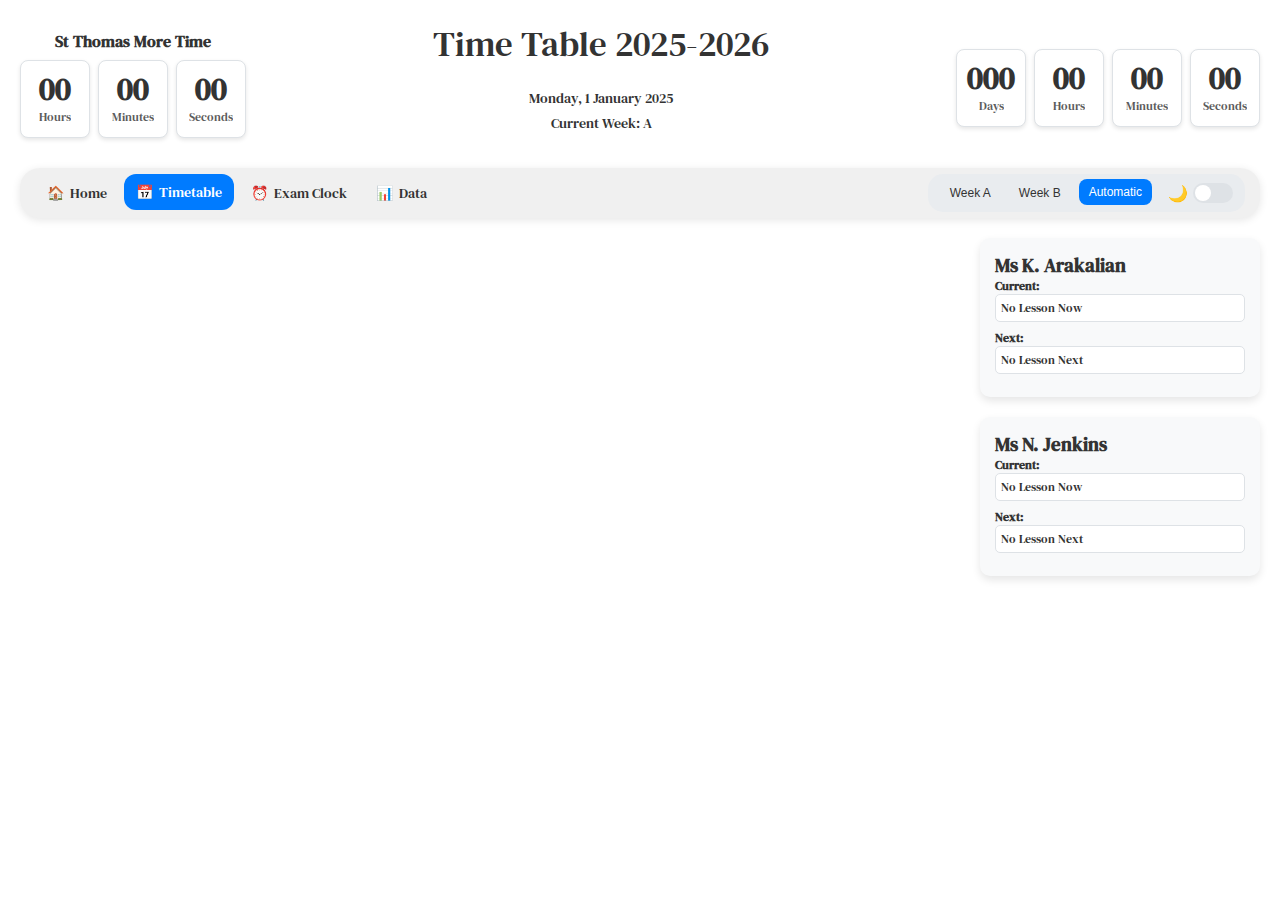
<file: timetable.html>
<!DOCTYPE html>
<html lang="en">
<head>
    <meta charset="UTF-8">
    <meta name="viewport" content="width=device-width, initial-scale=1.0">
    <title>St Thomas More Timetable 2025-2026</title>
    <link href="https://fonts.googleapis.com/css2?family=DM+Serif+Text:wght@400&display=swap" rel="stylesheet">
    <link rel="stylesheet" href="styles.css">
</head>
<body>
    <div class="container">
        <div class="header">
            <div class="clock-section">
                <div class="clock-title">St Thomas More Time</div>
                <div class="clock-container">
                    <div class="clock-box">
                        <div class="clock-value" id="hours">00</div>
                        <div class="clock-label">Hours</div>
                    </div>
                    <div class="clock-box">
                        <div class="clock-value" id="minutes">00</div>
                        <div class="clock-label">Minutes</div>
                    </div>
                    <div class="clock-box">
                        <div class="clock-value" id="seconds">00</div>
                        <div class="clock-label">Seconds</div>
                    </div>
                </div>
            </div>
            <div class="title-section">
                <div class="title">Time Table 2025-2026</div>
                <div class="header-right-info">
                    <div class="date-info" id="date-info">Monday, 1 January 2025</div>
                    <div class="date-info" id="week-info">Current Week: A</div>
                    <div class="user-info" id="user-info" style="font-size: 14px; color: var(--text-color); margin-top: 10px; font-style: italic;"></div>
                </div>
            </div>
            <div class="countdown-section">
                <div class="countdown-title" id="countdown-title"></div>
                <div class="countdown-container" id="countdown-container">
                    <div class="countdown-box">
                        <div class="countdown-value" id="countdown-days">000</div>
                        <div class="countdown-label">Days</div>
                    </div>
                    <div class="countdown-box">
                        <div class="countdown-value" id="countdown-hours">00</div>
                        <div class="countdown-label">Hours</div>
                    </div>
                    <div class="countdown-box">
                        <div class="countdown-value" id="countdown-minutes">00</div>
                        <div class="countdown-label">Minutes</div>
                    </div>
                    <div class="countdown-box">
                        <div class="countdown-value" id="countdown-seconds">00</div>
                        <div class="countdown-label">Seconds</div>
                    </div>
                </div>
                <div class="countdown-subtitle" id="countdown-subtitle"></div>
            </div>
        </div>

        <!-- Navigation Bar -->
        <nav class="navbar">
            <div class="nav-main">
                <a href="index.html" class="nav-item">
                    <span>🏠</span>
                    <span>Home</span>
                </a>
                <a href="timetable.html" class="nav-item active">
                    <span>📅</span>
                    <span>Timetable</span>
                </a>
                <a href="exam-clock.html" class="nav-item">
                    <span>⏰</span>
                    <span>Exam Clock</span>
                </a>
                <a href="data.html" class="nav-item">
                    <span>📊</span>
                    <span>Data</span>
                </a>
            </div>
            <div class="nav-controls">
                <button class="control-btn" data-week="A">Week A</button>
                <button class="control-btn" data-week="B">Week B</button>
                <button class="control-btn active" data-week="auto">Automatic</button>
                <div class="dark-mode-control">
                    <span>🌙</span>
                    <div class="toggle-switch" id="dark-mode-toggle">
                        <div class="toggle-slider"></div>
                    </div>
                </div>
            </div>
        </nav>

        <div class="main-content">
            <div class="timetable-container">
                <table id="timetable" class="timetable">
                    <!-- Timetable will be generated by JavaScript -->
                </table>
            </div>
            
            <div class="teacher-boxes">
                <div class="teacher-box">
                    <div class="teacher-header">
                        <h3>Ms K. Arakalian</h3>
                    </div>
                    <div class="lesson-info">
                        <div class="lesson-label">Current:</div>
                        <div class="lesson-details" id="current-arakalian">No Lesson Now</div>
                    </div>
                    <div class="lesson-info">
                        <div class="lesson-label">Next:</div>
                        <div class="lesson-details" id="next-arakalian">No Lesson Next</div>
                    </div>
                </div>
                
                <div class="teacher-box">
                    <div class="teacher-header">
                        <h3>Ms N. Jenkins</h3>
                    </div>
                    <div class="lesson-info">
                        <div class="lesson-label">Current:</div>
                        <div class="lesson-details" id="current-jenkins">No Lesson Now</div>
                    </div>
                    <div class="lesson-info">
                        <div class="lesson-label">Next:</div>
                        <div class="lesson-details" id="next-jenkins">No Lesson Next</div>
                    </div>
                </div>
            </div>
        </div>
    </div>

    <!-- Subject Modal -->
    <div id="subject-modal" class="modal">
        <div class="modal-content">
            <div class="modal-header">
                <h2 class="modal-title" id="modal-title">Subject Details</h2>
                <span class="close" id="modal-close">&times;</span>
            </div>
            <div class="modal-info">
                <div class="modal-field">
                    <span class="field-label">Year:</span>
                    <span class="field-value" id="modal-year">-</span>
                </div>
                <div class="modal-field">
                    <span class="field-label">Teacher:</span>
                    <span class="field-value" id="modal-teacher">-</span>
                </div>
                <div class="modal-field">
                    <span class="field-label">Room:</span>
                    <span class="field-value" id="modal-room">-</span>
                </div>
                <div class="modal-field">
                    <span class="field-label">Time:</span>
                    <span class="field-value" id="modal-time">-</span>
                </div>
            </div>
            <div class="request-section">
                <div class="request-header">
                    <input type="checkbox" id="request-checkbox" class="request-checkbox">
                    <label for="request-checkbox" class="request-label">Request Teacher Attention</label>
                </div>
                <textarea id="notes-field" class="notes-field" placeholder="Add notes for the teacher (optional)..." maxlength="500"></textarea>
                <div class="char-counter">
                    <span id="char-count">0</span>/500 characters
                </div>
                <div class="modal-actions">
                    <button id="save-request" class="save-btn">Save Request</button>
                    <button id="clear-request" class="clear-btn">Clear Request</button>
                </div>
            </div>
        </div>
    </div>

    <script src="database.js"></script>
    <script src="script.js"></script>
</body>
</html>
</file>
<file: style.css>
:root {
            --primary-bg: #ffffff;
            --secondary-bg: #f8f9fa;
            --text-color: #333333;
            --border-color: #dee2e6;
            --header-bg: #007bff;
            --header-text: #ffffff;
            --form-time-bg: #404040;
            --form-time-text: #ffffff;
            --lunch-bg: #e9ecef;
            --lunch-text: #333333;
            --card-shadow: rgba(0, 0, 0, 0.1);
            --hover-shadow: rgba(0, 0, 0, 0.2);
            --button-active: #dc3545;
            --button-hover: #0056b3;
            --cell-shadow-morning: 0 8px 16px rgba(0, 0, 0, 0.2);
            --cell-shadow-afternoon: 0 4px 8px rgba(0, 0, 0, 0.15);
            --cell-shadow-evening: 0 8px 16px rgba(0, 0, 0, 0.2);
            --cell-shadow-hover: 0 6px 12px rgba(0, 0, 0, 0.25);
            --countdown-bg: #ffffff;
            --countdown-text: #333333;
            --countdown-border: #dee2e6;
            --nav-bg: #f0f0f0;
            --nav-text: #333;
            --nav-active-bg: #007bff;
            --nav-active-text: #fff;
            --nav-controls-bg: #e9ecef;
            --fullscreen-active-bg: #28a745;
            --countdown-warning: #dc3545;
            --now-context-bg: #f0f0f0;
            --now-context-lesson: #d4edda;
            --now-context-break: #fff3cd;
            --now-context-lunch: #cce5ff;
            --now-context-text: #333333;
            --teacher-arakelian-color: #34c759;
            --teacher-jenkins-color: #af52de;
        }
        [data-theme="dark"] {
            --primary-bg: #1a1a1a;
            --secondary-bg: #2d2d2d;
            --text-color: #ffffff;
            --border-color: #404040;
            --header-bg: #0056b3;
            --header-text: #ffffff;
            --form-time-bg: #404040;
            --form-time-text: #ffffff;
            --lunch-bg: #404040;
            --lunch-text: #ffffff;
            --card-shadow: rgba(0, 0, 0, 0.3);
            --hover-shadow: rgba(0, 0, 0, 0.5);
            --button-active: #dc3545;
            --button-hover: #007bff;
            --cell-shadow-morning: 0 8px 20px rgba(0, 0, 0, 0.4);
            --cell-shadow-afternoon: 0 4px 12px rgba(0, 0, 0, 0.3);
            --cell-shadow-evening: 0 8px 20px rgba(0, 0, 0, 0.4);
            --cell-shadow-hover: 0 6px 12px rgba(0, 0, 0, 0.6);
            --countdown-bg: #2d2d2d;
            --countdown-text: #ffffff;
            --countdown-border: #404040;
            --nav-bg: #2d2d2d;
            --nav-text: #fff;
            --nav-active-bg: #0056b3;
            --nav-active-text: #fff;
            --nav-controls-bg: #404040;
            --fullscreen-active-bg: #28a745;
            --countdown-warning: #ff6b6b;
            --now-context-bg: #252525;
            --now-context-lesson: #2d4a35;
            --now-context-break: #4a422d;
            --now-context-lunch: #2d3a4a;
            --now-context-text: #ffffff;
        }
        body.theme-transition {
            transition: background-color 0.5s ease, color 0.5s ease !important;
            opacity: 0.9;
        }
        .dynamic-bg {
            position: fixed;
            top: 0;
            left: 0;
            width: 100%;
            height: 100%;
            z-index: -1;
            transition: background-color 1.5s ease;
            pointer-events: none;
        }
        .morning-bg { background: linear-gradient(135deg, #e0f7fa, #b2ebf2); }
        .afternoon-bg { background: linear-gradient(135deg, #ffe0b2, #ffcc80); }
        .evening-bg { background: linear-gradient(135deg, #f0f5ff, #e6f0ff); }
        * {
            margin: 0;
            padding: 0;
            box-sizing: border-box;
        }
        body {
            font-family: 'DM Serif Text', serif;
            background-color: var(--primary-bg);
            color: var(--text-color);
            transition: all 0.3s ease;
            min-height: 100vh;
            position: relative;
            transform-style: preserve-3d;
            perspective: 1000px;
            overflow: hidden;
        }
        body::before {
            content: '';
            position: fixed;
            top: -30%;
            left: -30%;
            width: 160%;
            height: 160%;
            background: radial-gradient(circle at 20% 20%,
                rgba(255,255,255,0.15) 0%,
                transparent 60%);
            pointer-events: none;
            z-index: 1000;
            mix-blend-mode: overlay;
        }
        .container, #requests-page {
            max-width: 1800px;
            margin: 0 auto;
            padding: 20px;
            opacity: 1;
            pointer-events: auto;
            overflow: hidden;
        }
        .header-content-box {
            background: var(--secondary-bg);
            border-radius: 10px;
            padding: 15px;
            box-shadow: 0 4px 12px var(--card-shadow);
            backdrop-filter: blur(10px);
            -webkit-backdrop-filter: blur(10px);
            background: rgba(255, 255, 255, 0.9);
            font-size: 13px;
            margin-bottom: 20px;
            border: 1px solid var(--header-bg);
            border-left: 4px solid var(--header-bg);
            transform: translateZ(5px);
            box-shadow:
                0 10px 30px rgba(0, 0, 0, 0.1),
                inset 0 2px 4px rgba(255, 255, 255, 0.3),
                0 0 0 1px rgba(255, 255, 255, 0.1) inset;
        }
        [data-theme="dark"] .header-content-box {
            background: rgba(45, 45, 45, 0.9);
        }
        .header-content-box::before {
            content: '';
            position: absolute;
            top: 0;
            left: 0;
            right: 0;
            height: 100%;
            background: linear-gradient(135deg,
                rgba(255,255,255,0.1) 0%,
                transparent 50%,
                rgba(0,0,0,0.05) 100%);
            border-radius: 10px;
            pointer-events: none;
        }
        .header {
            display: flex;
            align-items: flex-start;
            justify-content: space-between;
            gap: 30px;
            position: relative;
        }
        .clock-section, .countdown-section {
            display: flex;
            flex-direction: column;
            align-items: flex-start;
            flex-shrink: 0;
        }
        .clock-title, .countdown-title-wrapper {
            font-size: 16px;
            font-weight: bold;
            color: var(--text-color);
            margin-bottom: 8px;
            text-align: center;
        }
        .clock-container {
            display: flex;
            gap: 11px;
        }
        .countdown-row {
            display: flex;
            gap: 11px;
            align-items: flex-start;
        }
        .clock-box, .countdown-box {
            background: var(--countdown-bg);
            border-radius: 8px;
            padding: 12px 10px;
            text-align: center;
            min-width: 70px;
            position: relative;
            border: 2px solid var(--header-bg);
            border-left: 4px solid var(--header-bg);
            box-shadow:
                0 6px 18px rgba(0, 0, 0, 0.12),
                inset 0 1px 0 rgba(255, 255, 255, 0.4);
            transition: all 0.3s cubic-bezier(0.25, 0.46, 0.45, 0.94);
        }
        .clock-box:hover, .countdown-box:hover {
            transform: translateY(-4px);
            box-shadow:
                0 10px 25px rgba(0, 0, 0, 0.18),
                inset 0 1px 0 rgba(255, 255, 255, 0.5);
        }
        .clock-value, .countdown-value {
            font-size: 32px;
            font-weight: 800;
            color: var(--countdown-text);
            line-height: 1;
            margin-bottom: 4px;
            text-shadow: 0 1px 2px rgba(0,0,0,0.1);
        }
        .clock-label, .countdown-label {
            font-size: 12px;
            color: var(--text-color);
            text-transform: capitalize;
            opacity: 0.9;
            font-weight: 600;
        }
        .logged-in-user-box {
            margin-top: 12px;
            background: var(--countdown-bg);
            border: 1px solid var(--countdown-border);
            border-radius: 12px;
            padding: 10px 16px;
            text-align: center;
            min-width: 200px;
            box-shadow:
                0 4px 8px rgba(0, 0, 0, 0.1),
                inset 0 2px 4px rgba(0, 0, 0, 0.05);
            font-size: 16px;
            font-weight: bold;
            color: var(--countdown-text);
        }
        .title-section {
            display: flex;
            flex-direction: column;
            align-items: flex-start;
            justify-content: center;
            flex-grow: 1;
            gap: 10px;
        }
        .title {
            font-size: 50px;
            font-weight: 400;
            color: var(--text-color);
            margin: 0;
            margin-top: 25px;
            margin-bottom: 10px;
            opacity: 1;
            text-shadow:
                0 1px 0 #ccc,
                0 2px 0 #c9c9c9,
                0 3px 0 #bbb,
                0 4px 0 #b9b9b9,
                0 5px 0 #aaa,
                0 6px 1px rgba(0,0,0,.1),
                0 0 5px rgba(0,0,0,.1),
                0 1px 3px rgba(0,0,0,.3),
                0 3px 5px rgba(0,0,0,.2),
                0 5px 10px rgba(0,0,0,.25);
            transform: translateZ(20px);
        }
        .date-info {
            font-size: 25px;
            color: var(--text-color);
            font-weight: bold;
            display: flex;
            flex-direction: column;
            align-items: flex-start;
        }
        .date-weekday {
            display: flex;
            align-items: center;
            gap: 8px;
        }
        .date-day {
            color: #dc3545;
            font-size: 35px;
            border: 1px solid black;
            padding: 2px 10px;
            border-radius: 8px;
            display: inline-block;
            background: var(--primary-bg);
        }
        .today-badge-inline {
            display: inline-block;
            background: #dc3545;
            color: white;
            font-size: 11px;
            font-weight: bold;
            padding: 1px 5px;
            border-radius: 8px;
            animation: pulseToday 2s infinite;
            margin-left: 6px;
            vertical-align: middle;
        }
        @keyframes pulseToday {
            0%, 100% { opacity: 1; }
            50% { opacity: 0.7; }
        }
        .room-free-badge {
            display: inline-block;
            background: #218838;
            color: white;
            font-size: 11px;
            font-weight: bold;
            padding: 1px 5px;
            border-radius: 8px;
            animation: pulseToday 2s infinite;
            position: absolute;
            top: 50%;
            left: 50%;
            transform: translate(-50%, -50%);
            z-index: 5;
        }
        .request-indicator {
            position: absolute;
            top: 5px;
            right: 5px;
            width: 12px;
            height: 12px;
            background: #dc3545;
            border-radius: 50%;
            z-index: 10;
            animation: blinkRed 1s infinite;
        }
        @keyframes blinkRed {
            0%, 100% { opacity: 1; }
            50% { opacity: 0.3; }
        }
        .countdown-title-row {
            display: flex;
            align-items: center;
            justify-content: flex-end;
            gap: 12px;
            width: 100%;
        }
        #week-info {
            font-size: 20px;
            color: #dc3545;
            font-weight: normal;
            border: 1px solid black;
            padding: 4px 7.5px;
            border-radius: 8px;
            display: inline-block;
            text-shadow: 2px 2px 4px rgba(0,0,0,0.3);
        }
        .countdown-title {
            margin: 0;
            font-size: 16px;
            font-weight: bold;
            color: var(--text-color);
        }
        .term-info-box {
            background: var(--countdown-bg);
            border: 1px solid var(--header-bg);
            border-left: 4px solid var(--header-bg);
            border-radius: 12px;
            padding: 12px 16px;
            text-align: center;
            min-width: 200px;
            font-size: 16px;
            font-weight: bold;
            color: var(--countdown-text);
            transition: transform 0.2s ease, box-shadow 0.2s ease;
        }
        .term-info-box:hover {
            transform: translateY(-2px);
            box-shadow:
                0 6px 12px rgba(0, 0, 0, 0.15),
                inset 0 3px 6px rgba(0, 0, 0, 0.1);
        }
        html body.authenticated.time-evening div.container div.header div.countdown-section div.countdown-lower-row div#term-info-box.term-info-box,
        html body.time-evening div.container div.header div.countdown-section div.countdown-lower-row div#term-info-box.term-info-box {
            padding: 8px 8px;
        }
        .period-red {
            color: #dc3545;
            font-weight: bold;
        }
        .room-green {
            color: #28a745;
            font-weight: bold;
        }
        .now-context-bar {
            display: flex;
            flex-direction: row;
            justify-content: space-between;
            align-items: center;
            position: relative;
            background: linear-gradient(135deg, var(--now-context-bg) 0%, #e9ecef 100%);
            border-radius: 15px;
            margin: 20px auto 20px auto;
            padding: 8px 10px;
            box-shadow:
                0 8px 25px rgba(0,0,0,0.15),
                inset 0 1px 0 rgba(255,255,255,0.8);
            border-left: 4px solid var(--header-bg);
            border-right: 2px solid rgba(255,255,255,0.5);
            backdrop-filter: blur(10px);
            position: relative;
            overflow: hidden;
            min-height: 60px;
            width: 100%;
            font-size: 14px;
            color: var(--now-context-text);
            transition: all 0.3s ease;
            transform-style: preserve-3d;
        }
        .now-context-bar.lesson.arakelian { border-left-color: var(--teacher-arakelian-color); }
        .now-context-bar.lesson.jenkins { border-left-color: var(--teacher-jenkins-color); }
        .now-context-bar::after {
            content: '';
            position: absolute;
            bottom: -10px;
            left: 5%;
            width: 90%;
            height: 10px;
            background: linear-gradient(to bottom, rgba(0,0,0,0.1), transparent);
            border-radius: 0 0 10px 10px;
            transform: translateZ(-5px) rotateX(85deg);
            filter: blur(5px);
            opacity: 0.7;
        }
        .now-context-bar::before {
            content: '';
            position: absolute;
            top: 0;
            left: 0;
            right: 0;
            height: 3px;
            background: linear-gradient(90deg,
                #ff6b6b, #ffd93d, #6bcf7f, #4d96ff, #9b51e0);
            background-size: 200% 100%;
            animation: rainbowBorder 3s linear infinite;
        }
        @keyframes rainbowBorder {
            0% { background-position: 200% 0; }
            100% { background-position: -200% 0; }
        }
        .now-context-bar.lesson {
            background: linear-gradient(135deg, var(--now-context-lesson) 0%, #d4edda 100%);
        }
        .now-context-bar.break {
            background: linear-gradient(135deg, var(--now-context-break) 0%, #fff3cd 100%);
            border-left-color: #ffc107;
        }
        .now-context-bar.lunch {
            background: linear-gradient(135deg, var(--now-context-lunch) 0%, #cce5ff 100%);
            border-left-color: #17a2b8;
        }
        .now-summary-box {
            display: flex;
            flex-direction: column;
            gap: 4px;
            color: var(--now-context-text);
            flex: 1;
            overflow: hidden;
            padding-right: 10px;
        }
        .now-summary-row {
            display: flex;
            align-items: center;
            gap: 12px;
        }
        .now-summary-icon {
            width: 24px;
            height: 24px;
            display: flex;
            justify-content: center;
            align-items: center;
            animation: iconPulse 2s ease-in-out infinite;
            filter: drop-shadow(0 2px 4px rgba(0,0,0,0.2));
        }
        @keyframes iconPulse {
            0%, 100% {
                transform: scale(1) rotate(0deg);
                filter: drop-shadow(0 2px 4px rgba(0,0,0,0.2));
            }
            50% {
                transform: scale(1.1) rotate(5deg);
                filter: drop-shadow(0 4px 8px rgba(0,0,0,0.3));
            }
        }
        .now-context-bar.lesson .now-summary-icon {
            animation: lessonIcon 3s ease-in-out infinite;
        }
        @keyframes lessonIcon {
            0%, 100% { transform: scale(1) rotate(0deg); }
            25% { transform: scale(1.1) rotate(5deg); }
            50% { transform: scale(1.05) rotate(-5deg); }
            75% { transform: scale(1.1) rotate(3deg); }
        }
        .now-context-bar.break .now-summary-icon {
            animation: breakIcon 2s ease-in-out infinite;
        }
        @keyframes breakIcon {
            0%, 100% { transform: scale(1) rotate(0deg); }
            50% { transform: scale(1.2) rotate(10deg); }
        }
        .now-summary-content {
            white-space: nowrap;
            overflow: hidden;
            text-overflow: ellipsis;
            font-size: 15px;
            font-weight: 600;
            line-height: 1.4;
            text-shadow: 0 1px 2px rgba(0,0,0,0.1);
            display: flex;
            align-items: center;
            gap: 8px;
        }
        .now-summary-next {
            font-size: 14px;
            font-weight: 500;
            line-height: 1.3;
            text-shadow: 0 1px 2px rgba(0,0,0,0.1);
            display: flex;
            align-items: center;
            gap: 8px;
            color: var(--text-color);
            opacity: 0.9;
        }
        .now-summary-highlight {
            background: linear-gradient(135deg, #007bff, #0056b3);
            -webkit-background-clip: text;
            -webkit-text-fill-color: transparent;
            background-clip: text;
            font-weight: 700;
            padding: 2px 4px;
            border-radius: 4px;
            animation: textShine 3s ease-in-out infinite;
        }
        .now-summary-warning {
            background: linear-gradient(135deg, #dc3545, #c82333);
            -webkit-background-clip: text;
            -webkit-text-fill-color: transparent;
            background-clip: text;
            font-weight: 700;
            animation: warningText 2s ease-in-out infinite;
        }
        @keyframes textShine {
            0%, 100% { background-position: 0% 50%; }
            50% { background-position: 100% 50%; }
        }
        @keyframes warningText {
            0%, 100% { opacity: 1; }
            50% { opacity: 0.8; }
        }
        .live-indicator {
            display: flex;
            align-items: center;
            gap: 6px;
            margin-left: 15px;
            padding: 4px 8px;
            background: rgba(220,53,69,0.1);
            border-radius: 12px;
            border: 1px solid rgba(220,53,69,0.3);
            font-size: 12px;
            font-weight: 600;
        }
        .live-dot {
            width: 8px;
            height: 8px;
            border-radius: 50%;
            background: #dc3545;
            animation: livePulse 1.5s ease-in-out infinite;
        }
        @keyframes livePulse {
            0%, 100% {
                transform: scale(1);
                box-shadow: 0 0 0 0 rgba(220,53,69,0.7);
            }
            50% {
                transform: scale(1.2);
                box-shadow: 0 0 0 4px rgba(220,53,69,0);
            }
        }
        .now-timeline {
            display: none;
        }
        .progress-bar-container {
            display: flex;
            flex-direction: column;
            align-items: flex-end;
            min-width: 180px;
            margin-left: 10px;
            position: relative;
            background: rgba(255,255,255,0.1);
            padding: 6px 8px;
            border-radius: 8px;
            backdrop-filter: blur(5px);
            flex: 0 0 auto;
        }
        .progress-label {
            font-size: 11px;
            color: var(--text-color);
            margin-bottom: 1px;
            font-weight: 600;
            text-align: right;
        }
        .progress-bar {
            width: 100%;
            height: 8px;
            background: linear-gradient(135deg, rgba(0,0,0,0.1), rgba(0,0,0,0.05));
            border-radius: 6px;
            overflow: hidden;
            position: relative;
            box-shadow:
                inset 0 2px 4px rgba(0,0,0,0.1),
                0 1px 0 rgba(255,255,255,0.5);
        }
        .progress-fill {
            height: 100%;
            width: 0;
            border-radius: 6px;
            background: linear-gradient(90deg,
                #007bff 0%,
                #0056b3 50%,
                #007bff 100%);
            background-size: 200% 100%;
            animation: shimmer 2s infinite, progressGradient 3s ease-in-out infinite;
            transition: width 0.5s cubic-bezier(0.4, 0, 0.2, 1);
            position: relative;
            box-shadow:
                0 0 8px rgba(0,123,255,0.4),
                inset 0 1px 0 rgba(255,255,255,0.3);
        }
        @keyframes progressGradient {
            0%, 100% { background-position: 0% 50%; }
            50% { background-position: 100% 50%; }
        }
        @keyframes shimmer {
            0% { transform: translateX(-100%); }
            100% { transform: translateX(100%); }
        }
        .progress-fill.warning {
            background: linear-gradient(90deg,
                #ffc107 0%,
                #e0a800 50%,
                #ffc107 100%);
            animation: warningPulse 1s ease-in-out infinite, progressGradient 3s ease-in-out infinite;
        }
        .progress-fill.critical {
            background: linear-gradient(90deg,
                #dc3545 0%,
                #c82333 50%,
                #dc3545 100%);
            animation: criticalPulse 0.5s ease-in-out infinite, progressGradient 3s ease-in-out infinite;
        }
        @keyframes warningPulse {
            0%, 100% { opacity: 1; }
            50% { opacity: 0.8; }
        }
        @keyframes criticalPulse {
            0%, 100% {
                transform: scaleX(1);
                box-shadow: 0 0 16px rgba(220,53,69,0.6);
            }
            50% {
                transform: scaleX(1.02);
                box-shadow: 0 0 24px rgba(220,53,69,0.8);
            }
        }
        .progress-overlay-text {
            position: absolute;
            top: -18px;
            right: 0;
            font-size: 11px;
            font-weight: bold;
            color: var(--text-color);
            white-space: nowrap;
        }
        .now-badge {
            position: absolute;
            top: 5px;
            right: 5px;
            color: white;
            font-size: 10px;
            font-weight: 800;
            width: 28px;
            height: 28px;
            border-radius: 50%;
            display: flex;
            align-items: center;
            justify-content: center;
            z-index: 20;
            box-shadow: 0 2px 8px rgba(0,0,0,0.6), 0 0 0 2px rgba(255,255,255,0.95);
            animation: pulse 2s infinite, bounce 1s ease-in-out infinite alternate;
            text-shadow: 0 1px 3px rgba(0,0,0,0.5);
        }
        .now-badge.arakelian { background: linear-gradient(135deg, var(--teacher-arakelian-color), #2a9d4a); }
        .now-badge.jenkins { background: linear-gradient(135deg, var(--teacher-jenkins-color), #9a47c2); }
        @keyframes bounce {
            from { transform: scale(1) translateY(0); }
            to { transform: scale(1.1) translateY(-2px); }
        }
        @keyframes pulse {
            0%, 100% { box-shadow: 0 2px 8px rgba(0,0,0,0.6), 0 0 0 2px rgba(255,255,255,0.95); }
            50% { box-shadow: 0 4px 15px rgba(0,0,0,0.8), 0 0 0 2px rgba(255,255,255,0.95); }
        }
        .subject-cell {
            padding: 5px 5px 5px 5px;
            background: var(--primary-bg);
            position: relative;
            border: 1px solid rgba(0,0,0,0.05);
            box-shadow: inset 0 1px 2px rgba(0,0,0,0.05);
            transform-style: preserve-3d;
            transition: all 0.3s cubic-bezier(0.25, 0.46, 0.45, 0.94);
            position: relative;
            animation: cellEntrance 0.6s ease-out backwards;
        }
        @keyframes cellEntrance {
            from {
                opacity: 0;
                transform: translateY(20px) translateZ(-20px) scale(0.95);
            }
            to {
                opacity: 1;
                transform: translateY(0) translateZ(0) scale(1);
            }
        }
        .subject-cell:hover {
            transform: translateY(-2px) translateZ(10px) rotateX(2deg);
            box-shadow:
                0 8px 25px rgba(0, 0, 0, 0.15),
                0 5px 15px rgba(0, 0, 0, 0.1);
            filter: brightness(0.95);
            transition: all 0.3s ease, transform 0.3s cubic-bezier(0.25, 0.46, 0.45, 0.94);
        }
        .time-morning .subject-cell { box-shadow: var(--cell-shadow-morning), inset 0 1px 2px rgba(0,0,0,0.05); }
        .time-afternoon .subject-cell { box-shadow: var(--cell-shadow-afternoon), inset 0 1px 2px rgba(0,0,0,0.05); }
        .time-evening .subject-cell { box-shadow: var(--cell-shadow-evening), inset 0 1px 2px rgba(0,0,0,0.05); }
        .subject-cell.now-lesson.arakelian {
            border: 2px solid var(--teacher-arakelian-color) !important;
            box-shadow: 0 0 30px rgba(52, 199, 89, 0.4), 0 10px 30px rgba(0,0,0,0.2) !important;
        }
        .subject-cell.now-lesson.jenkins {
            border: 2px solid var(--teacher-jenkins-color) !important;
            box-shadow: 0 0 30px rgba(175, 82, 222, 0.4), 0 10px 30px rgba(0,0,0,0.2) !important;
        }
        .form-time {
            background: var(--form-time-bg) !important;
            color: var(--form-time-text) !important;
        }
        .lunch {
            background: var(--lunch-bg) !important;
            color: var(--lunch-text) !important;
        }
        .navbar {
            background-color: var(--nav-bg);
            border-radius: 20px;
            margin-bottom: 20px;
            padding: 8px 15px;
            display: flex;
            justify-content: space-between;
            align-items: center;
            box-shadow: 0 2px 8px var(--card-shadow);
            height: 50px;
            position: relative;
            transform-style: preserve-3d;
            backdrop-filter: blur(10px);
            -webkit-backdrop-filter: blur(10px);
            background: rgba(255, 255, 255, 0.9);
        }
        [data-theme="dark"] .navbar {
            background: rgba(45, 45, 45, 0.9);
        }
        .navbar::before {
            content: '';
            position: absolute;
            bottom: -8px;
            left: 5%;
            width: 90%;
            height: 8px;
            background: linear-gradient(to bottom, rgba(0,0,0,0.15), transparent);
            border-radius: 0 0 20px 20px;
            transform: translateZ(-8px) rotateX(75deg);
            filter: blur(4px);
            opacity: 0.6;
        }
        .nav-main {
            display: flex;
            gap: 5px;
            align-items: center;
            flex-wrap: wrap;
        }
        .nav-item {
            display: flex;
            align-items: center;
            gap: 6px;
            padding: 8px 12px;
            border-radius: 12px;
            color: var(--nav-text);
            text-decoration: none;
            font-size: 14px;
            transition: all 0.3s ease;
            font-weight: 500;
            transform-style: preserve-3d;
            transition: all 0.3s cubic-bezier(0.25, 0.46, 0.45, 0.94);
        }
        .nav-item:hover, .nav-item.active {
            background-color: var(--nav-active-bg);
            color: var(--nav-active-text);
            transform: translateY(-2px) translateZ(8px);
        }
        .nav-item.stats-active {
            background-color: var(--fullscreen-active-bg) !important;
            color: white !important;
        }
        .nav-item.requests-active {
            background-color: #ffc107 !important;
            color: white !important;
        }
        .nav-controls {
            display: flex;
            align-items: center;
            gap: 8px;
            background-color: var(--nav-controls-bg);
            padding: 6px 12px;
            border-radius: 15px;
            flex-wrap: wrap;
        }
        .control-btn, .fullscreen-btn {
            background: none;
            border: none;
            color: var(--text-color);
            cursor: pointer;
            padding: 6px 10px;
            border-radius: 8px;
            transition: all 0.3s ease;
            font-size: 12px;
            font-weight: 500;
            display: flex;
            align-items: center;
            gap: 4px;
        }
        .control-btn:hover, .control-btn.active,
        .fullscreen-btn:hover {
            background-color: var(--header-bg);
            color: var(--header-text);
            transform: translateY(-1px);
        }
        .fullscreen-btn.active {
            background-color: var(--fullscreen-active-bg) !important;
            color: white !important;
        }
        .dark-mode-control {
            display: flex;
            align-items: center;
            gap: 5px;
            margin-left: 8px;
        }
        .toggle-switch {
            position: relative;
            width: 40px;
            height: 20px;
            background: var(--border-color);
            border-radius: 10px;
            cursor: pointer;
            transition: background 0.3s ease;
        }
        .toggle-switch.active {
            background: var(--header-bg);
        }
        .toggle-slider {
            position: absolute;
            top: 2px;
            left: 2px;
            width: 16px;
            height: 16px;
            background: white;
            border-radius: 50%;
            transition: transform 0.3s ease;
        }
        .toggle-switch.active .toggle-slider {
            transform: translateX(20px);
        }
        .main-content {
            display: flex;
            gap: 20px;
            align-items: flex-start;
            margin-left: 30px;
            overflow: hidden;
        }
        .timetable-container {
            flex: 1;
            overflow-x: hidden;
            overflow-y: hidden;
            width: 100%;
        }
        .lessons-sidebar {
            width: 580px;
            display: flex;
            flex-direction: row;
            gap: 15px;
        }
        .timetable {
            width: 100%;
            border-collapse: separate;
            border-spacing: 3px;
            table-layout: auto;
        }
        .timetable th, .timetable td {
            border: none;
            text-align: center;
            vertical-align: middle;
            border-radius: 8px;
        }
        .timetable th {
            background: var(--header-bg);
            color: var(--header-text);
            height: 50px;
        }
        .timetable td {
            height: 50px;
            box-shadow:
                0 2px 4px rgba(0,0,0,0.1),
                0 1px 2px rgba(0,0,0,0.08),
                inset 0 1px 1px rgba(255,255,255,0.5);
        }
        .period-cell {
            width: 50px !important;
            min-width: 50px !important;
            height: 50px !important;
            padding: 0 !important;
            font-weight: bold;
            font-size: 14px;
            position: relative;
        }
        .time-cell {
            background: var(--secondary-bg);
            color: var(--text-color);
            font-size: 14px;
            font-weight: bold;
            width: 110px;
            min-width: 110px;
        }
        .lessons-count-box {
            background: var(--secondary-bg);
            border-radius: 10px;
            padding: 12px;
            box-shadow: 0 4px 8px var(--card-shadow);
            backdrop-filter: blur(10px);
            -webkit-backdrop-filter: blur(10px);
            background: rgba(255, 255, 255, 0.9);
            font-size: 13px;
            display: flex;
            flex-direction: column;
            height: 500px;
            flex: 1;
            border: 1px solid #dc3545;
            border-left: 4px solid #dc3545;
            transform: translateZ(5px);
            box-shadow:
                0 10px 30px rgba(0, 0, 0, 0.1),
                inset 0 2px 4px rgba(255, 255, 255, 0.3),
                0 0 0 1px rgba(255, 255, 255, 0.1) inset;
        }
        [data-theme="dark"] .lessons-count-box {
            background: rgba(45, 45, 45, 0.9);
        }
        .lessons-count-box::before {
            content: '';
            position: absolute;
            top: 0;
            left: 0;
            right: 0;
            height: 100%;
            background: linear-gradient(135deg,
                rgba(255,255,255,0.1) 0%,
                transparent 50%,
                rgba(0,0,0,0.05) 100%);
            border-radius: 10px;
            pointer-events: none;
        }
        .lessons-count-header {
            text-align: center;
            margin-bottom: 6px;
            font-size: 15px;
            font-weight: bold;
            color: #dc3545;
            display: flex;
            justify-content: space-between;
            align-items: center;
        }
        .refresh-lessons-btn {
            background: none;
            border: none;
            color: var(--text-color);
            cursor: pointer;
            font-size: 12px;
            opacity: 0.7;
            transition: opacity 0.2s ease;
        }
        .refresh-lessons-btn:hover {
            opacity: 1;
        }
        #term-end-date {
            display: block;
            font-size: 13px;
            margin-bottom: 8px;
            color: #dc3545;
            text-align: center;
        }
        .lessons-filter-controls {
            display: flex;
            justify-content: center;
            gap: 6px;
            margin-bottom: 6px;
        }
        .filter-btn {
            font-size: 11px;
            padding: 3px 6px;
            border: 1px solid var(--border-color);
            background: var(--primary-bg);
            color: var(--text-color);
            border-radius: 5px;
            cursor: pointer;
            transition: all 0.2s ease;
        }
        .filter-btn.active {
            background: #dc3545;
            color: white;
            border-color: #dc3545;
        }
        .lessons-count-table-wrapper {
            display: flex;
            flex-direction: column;
            flex: 1;
            overflow: hidden;
        }
        .lessons-count-table-header {
            background: #dc3545;
            color: white;
            font-size: 12px;
        }
        .lessons-count-table-header th {
            padding: 6px;
            text-align: center;
            border-bottom: 1px solid var(--border-color);
        }
        .lessons-count-scrollable {
            flex: 1;
            overflow-y: auto;
        }
        .lessons-count-table {
            width: 100%;
            border-collapse: collapse;
            font-size: 12px;
            table-layout: fixed;
        }
        .lessons-count-table thead,
        .lessons-count-table tbody,
        .lessons-count-table tfoot {
            display: table;
            width: 100%;
            table-layout: fixed;
        }
        .lessons-count-table td,
        .lessons-count-table th {
            padding: 6px;
            text-align: center;
            border-bottom: 1px solid var(--border-color);
        }
        .low-count {
            color: #dc3545;
            font-weight: bold;
        }
        .today-arakelian {
            background-color: rgba(52, 199, 89, 0.08) !important;
            border-left: 3px solid var(--teacher-arakelian-color);
        }
        .today-jenkins {
            background-color: rgba(175, 82, 222, 0.08) !important;
            border-left: 3px solid var(--teacher-jenkins-color);
        }
        .today-lessons-container {
            background: var(--secondary-bg);
            border-radius: 10px;
            padding: 12px;
            box-shadow: 0 4px 8px var(--card-shadow);
            backdrop-filter: blur(10px);
            -webkit-backdrop-filter: blur(10px);
            background: rgba(255, 255, 255, 0.9);
            font-size: 13px;
            height: 500px;
            flex: 1;
            border: 1px solid var(--header-bg);
            border-left: 4px solid var(--header-bg);
            transform: translateZ(5px);
            box-shadow:
                0 10px 30px rgba(0, 0, 0, 0.1),
                inset 0 2px 4px rgba(255, 255, 255, 0.3),
                0 0 0 1px rgba(255, 255, 255, 0.1) inset;
        }
        [data-theme="dark"] .today-lessons-container {
            background: rgba(45, 45, 45, 0.9);
        }
        .today-lessons-container::before {
            content: '';
            position: absolute;
            top: 0;
            left: 0;
            right: 0;
            height: 100%;
            background: linear-gradient(135deg,
                rgba(255,255,255,0.1) 0%,
                transparent 50%,
                rgba(0,0,0,0.05) 100%);
            border-radius: 10px;
            pointer-events: none;
        }
        .today-lessons-header {
            font-size: 15px;
            font-weight: bold;
            color: var(--header-bg);
            text-align: center;
            margin-bottom: 12px;
        }
        .today-lesson-item {
            font-size: 11px;
            display: flex;
            justify-content: space-between;
            align-items: center;
            padding: 2px 0;
        }
        .today-lesson-subject {
            flex-grow: 1;
        }
        .today-lesson-room {
            font-size: 10px;
            opacity: 0.8;
            margin-left: 4px;
        }
        .today-lesson-arakelian { color: var(--teacher-arakelian-color); }
        .today-lesson-jenkins { color: var(--teacher-jenkins-color); }
        .statistics-box {
            background: var(--secondary-bg);
            border-radius: 10px;
            padding: 15px;
            box-shadow: 0 4px 12px var(--card-shadow);
            backdrop-filter: blur(10px);
            -webkit-backdrop-filter: blur(10px);
            background: rgba(255, 255, 255, 0.9);
            font-size: 13px;
            width: 280px;
            display: none;
            border: 1px solid var(--header-bg);
            border-left: 4px solid var(--header-bg);
        }
        [data-theme="dark"] .statistics-box {
            background: rgba(45, 45, 45, 0.9);
        }
        .statistics-header {
            font-size: 15px;
            font-weight: bold;
            color: var(--header-bg);
            text-align: center;
            margin-bottom: 12px;
            display: flex;
            justify-content: space-between;
            align-items: center;
        }
        .refresh-stats-btn {
            background: none;
            border: none;
            color: var(--text-color);
            cursor: pointer;
            font-size: 12px;
            opacity: 0.7;
            transition: opacity 0.2s ease;
        }
        .refresh-stats-btn:hover {
            opacity: 1;
        }
        .stat-row {
            display: flex;
            justify-content: space-between;
            padding: 6px 0;
            border-bottom: 1px solid var(--border-color);
            transition: background-color 0.2s ease;
        }
        .stat-row:hover {
            background-color: var(--secondary-bg);
            border-radius: 6px;
            padding: 6px 8px;
            margin: 0 -8px;
        }
        .stat-label {
            font-weight: bold;
            display: flex;
            align-items: center;
            gap: 6px;
        }
        .stat-icon {
            width: 14px;
            height: 14px;
            vertical-align: middle;
            color: var(--header-bg);
        }
        .stat-value {
            font-weight: bold;
            color: var(--header-bg);
        }
        .mini-progress-bar {
            height: 4px;
            background: var(--border-color);
            border-radius: 2px;
            overflow: hidden;
            width: 60px;
            margin-left: 8px;
        }
        .mini-progress-fill {
            height: 100%;
            background: var(--header-bg);
            transition: width 0.5s ease;
        }
        .non-inclusive-dates-box {
            background: var(--secondary-bg);
            border-radius: 10px;
            padding: 15px;
            box-shadow: 0 4px 12px var(--card-shadow);
            backdrop-filter: blur(10px);
            -webkit-backdrop-filter: blur(10px);
            background: rgba(255, 255, 255, 0.9);
            font-size: 11px;
            width: 280px;
            border: 1px solid #6c757d;
            border-left: 4px solid #6c757d;
            display: none;
            margin: 10px auto;
            width: calc(100% - 20px);
            max-width: 250px;
            box-sizing: border-box;
        }
        [data-theme="dark"] .non-inclusive-dates-box {
            background: rgba(45, 45, 45, 0.9);
        }
        .non-inclusive-dates-header {
            font-size: 13px;
            font-weight: bold;
            color: #6c757d;
            text-align: center;
            margin-bottom: 12px;
        }
        .non-inclusive-dates-list {
            max-height: 150px;
            overflow-y: auto;
            padding: 5px;
        }
        .non-inclusive-dates-list li {
            padding: 3px 0;
            border-bottom: 1px solid var(--border-color);
            display: flex;
            justify-content: space-between;
        }
        .non-inclusive-dates-list li.past {
            text-decoration: line-through;
            opacity: 0.7;
        }
        .non-inclusive-dates-list li:last-child {
            border-bottom: none;
        }
        .non-inclusive-dates-list .date-label {
            font-weight: bold;
        }
        .non-inclusive-dates-list .desc-label {
            flex-grow: 1;
            margin-left: 5px;
            text-align: right;
        }
        .reminders-box {
            background: var(--secondary-bg);
            border-radius: 10px;
            padding: 15px;
            box-shadow: 0 4px 12px var(--card-shadow);
            backdrop-filter: blur(10px);
            -webkit-backdrop-filter: blur(10px);
            background: rgba(255, 255, 255, 0.9);
            font-size: 13px;
            width: 280px;
            display: none;
            border: 1px solid var(--header-bg);
            border-left: 4px solid var(--header-bg);
            margin-top: 1px;
        }
        [data-theme="dark"] .reminders-box {
            background: rgba(45, 45, 45, 0.9);
        }
        .reminders-header {
            font-size: 15px;
            font-weight: bold;
            color: var(--header-bg);
            text-align: center;
            margin-bottom: 12px;
            display: flex;
            justify-content: space-between;
            align-items: center;
        }
        .reminder-item {
            padding: 6px 0;
            border-bottom: 1px solid var(--border-color);
            font-size: 12px;
        }
        .reminder-item:last-child {
            border-bottom: none;
        }
        .reminder-meta {
            display: flex;
            justify-content: space-between;
            font-weight: bold;
            color: var(--header-bg);
        }
        .reminder-details {
            font-size: 11px;
            opacity: 0.85;
            margin-top: 2px;
        }
        .reminders-actions {
            display: flex;
            gap: 8px;
            margin-top: 10px;
        }
        .reminders-btn {
            padding: 5px 10px;
            border-radius: 6px;
            border: none;
            font-size: 12px;
            font-weight: 600;
            cursor: pointer;
            transition: background 0.2s ease;
        }
        .reminders-btn.primary {
            background: var(--header-bg);
            color: white;
        }
        .reminders-btn.secondary {
            background: var(--border-color);
            color: var(--text-color);
        }
        .reminders-btn:hover {
            opacity: 0.9;
        }
        .no-reminders {
            text-align: center;
            font-style: italic;
            opacity: 0.7;
            padding: 10px 0;
        }
        #lesson-modal {
            display: none;
            position: fixed;
            top: 0;
            left: 0;
            width: 100%;
            height: 100%;
            background: rgba(0,0,0,0.6);
            backdrop-filter: blur(4px);
            z-index: 10000;
            justify-content: center;
            align-items: center;
        }
        .modal-content {
            background: var(--primary-bg);
            color: var(--text-color);
            border-radius: 16px;
            padding: 24px;
            width: 90%;
            max-width: 480px;
            box-shadow: 0 12px 40px rgba(0,0,0,0.4);
            position: relative;
            border: 1px solid var(--border-color);
        }
        .modal-header {
            display: flex;
            justify-content: space-between;
            align-items: center;
            margin-bottom: 16px;
            padding-bottom: 12px;
            border-bottom: 2px solid var(--header-bg);
        }
        .modal-title {
            font-size: 20px;
            font-weight: bold;
            color: var(--header-bg);
        }
        .close-modal {
            background: none;
            border: none;
            font-size: 24px;
            cursor: pointer;
            color: var(--text-color);
            transition: color 0.2s ease;
        }
        .close-modal:hover {
            color: var(--button-active);
        }
        .modal-body {
            display: flex;
            flex-direction: column;
            gap: 12px;
        }
        .modal-row {
            display: flex;
            justify-content: space-between;
            font-size: 15px;
        }
        .modal-label {
            font-weight: bold;
            color: var(--text-color);
        }
        .modal-value {
            color: var(--header-bg);
            font-weight: 600;
        }
        .modal-input {
            width: calc(100% - 120px);
            padding: 6px;
            border: 1px solid var(--border-color);
            border-radius: 4px;
            font-size: 14px;
        }
        .modal-actions {
            margin-top: 20px;
            display: flex;
            justify-content: center;
            gap: 12px;
        }
        .modal-btn {
            padding: 8px 16px;
            border-radius: 8px;
            border: none;
            font-weight: 600;
            cursor: pointer;
            transition: background 0.2s ease, transform 0.1s ease;
        }
        .modal-btn.primary {
            background: var(--header-bg);
            color: white;
        }
        .modal-btn.primary:hover {
            background: var(--button-hover);
            transform: translateY(-2px);
        }
        .modal-btn.secondary {
            background: var(--border-color);
            color: var(--text-color);
        }
        .modal-btn.secondary:hover {
            background: #ccc;
        }
        .reminder-added {
            color: #28a745;
            font-size: 13px;
            margin-top: 8px;
            text-align: center;
            display: none;
        }
        #requests-page {
            display: none;
            padding: 20px;
            max-width: 1800px;
            margin: 0 auto;
        }
        .requests-header {
            text-align: center;
            margin-bottom: 20px;
            font-size: 24px;
            color: var(--header-bg);
        }
        .requests-list {
            display: flex;
            flex-direction: column;
            gap: 12px;
        }
        .request-item {
            background: var(--secondary-bg);
            padding: 12px;
            border-radius: 8px;
            border-left: 4px solid var(--header-bg);
            box-shadow: 0 2px 6px var(--card-shadow);
            display: flex;
            justify-content: space-between;
            align-items: flex-start;
        }
        .request-info {
            flex: 1;
        }
        .request-actions {
            display: flex;
            gap: 8px;
        }
        .request-actions button {
            padding: 4px 8px;
            font-size: 12px;
            border-radius: 4px;
            cursor: pointer;
        }
        .request-actions .edit-btn {
            background: #007bff;
            color: white;
        }
        .request-actions .delete-btn {
            background: #dc3545;
            color: white;
        }
        .no-requests {
            text-align: center;
            padding: 20px;
            font-style: italic;
            opacity: 0.7;
        }
        .requests-export {
            margin-top: 15px;
            text-align: center;
        }
        .requests-export button {
            padding: 8px 16px;
            background: var(--header-bg);
            color: white;
            border: none;
            border-radius: 6px;
            cursor: pointer;
        }
        /* =============== STILI AGGIUNTI PER REQUESTS =============== */
        .request-new {
            border-left: 4px solid #ff6b35;
            animation: pulseNew 1.5s infinite alternate;
        }
        @keyframes pulseNew {
            from { box-shadow: 0 0 0 rgba(255,107,53,0); }
            to { box-shadow: 0 0 12px rgba(255,107,53,0.6); }
        }
        .request-item {
            background: var(--secondary-bg);
            border-radius: 12px !important;
            padding: 14px !important;
            transition: transform 0.2s ease, box-shadow 0.2s ease;
            border-left: 4px solid var(--header-bg);
            box-shadow: 0 2px 6px var(--card-shadow);
        }
        .request-item:hover {
            transform: translateY(-2px);
            box-shadow: 0 6px 12px var(--hover-shadow);
        }
        .request-info strong {
            color: var(--header-bg);
            font-size: 14px;
        }
        .request-info em {
            display: block;
            margin-top: 4px;
            font-style: normal;
            background: rgba(0,123,255,0.05);
            padding: 4px 8px;
            border-radius: 6px;
            font-size: 12px;
        }
        .requests-filters {
            margin-bottom: 15px;
            display: flex;
            gap: 12px;
            align-items: center;
            flex-wrap: wrap;
        }
        .requests-summary {
            font-size: 13px;
            color: var(--text-color);
            background: var(--countdown-bg);
            padding: 6px 10px;
            border-radius: 8px;
            border: 1px solid var(--border-color);
        }
        /* =============== FINE NUOVI STILI =============== */
        @media (max-width: 1200px) {
            .main-content {
                flex-direction: column;
                align-items: stretch;
            }
            .lessons-sidebar {
                width: 100%;
                flex-direction: column;
            }
            .lessons-count-box, .today-lessons-container, .statistics-box, .non-inclusive-dates-box, .reminders-box {
                width: 100%;
                min-width: auto;
                height: auto;
            }
        }
        @media (max-width: 768px) {
            .header {
                flex-direction: column;
                align-items: stretch;
                gap: 15px;
            }
            .clock-section, .title-section, .countdown-section {
                align-items: center;
            }
            .clock-container, .countdown-row, .countdown-lower-row {
                justify-content: center;
            }
            .title {
                font-size: 36px;
                margin-top: 10px;
            }
            .date-info {
                font-size: 20px;
                text-align: center;
            }
            .date-day {
                font-size: 28px;
            }
            .countdown-title-row {
                justify-content: center;
            }
            .main-content {
                margin-left: 10px;
                margin-right: 10px;
            }
            .now-context-bar {
                flex-direction: column;
                align-items: stretch;
            }
            .progress-bar-container {
                width: 100%;
                margin-top: 5px;
                margin-left: 0;
            }
        }
        .version-badge, .refresh-badge {
            position: fixed;
            bottom: 10px;
            right: 10px;
            font-size: 12px;
            color: #888888;
            z-index: 100;
            pointer-events: none;
        }
        .refresh-badge {
            bottom: 30px;
        }
        .icon-wrapper {
            width: 24px;
            height: 24px;
            display: flex;
            justify-content: center;
            align-items: center;
            flex-shrink: 0;
        }
        .nav-icon {
            width: 20px;
            height: 20px;
            stroke: currentColor;
            fill: none;
        }
        .home-icon .door,
        .request-icon .check {
            fill: currentColor;
        }
        .nav-item:hover .home-icon .roof {
            transform: translateY(-2px);
            transform-origin: center bottom;
        }
        .nav-item:hover .timetable-icon .page {
            transform: translateX(3px);
            transform-origin: left center;
        }
        .nav-item:hover .clock-icon .hand {
            transform: rotate(90deg);
            transform-origin: center;
            transition: transform 0.5s cubic-bezier(0.68, -0.55, 0.27, 1.55);
        }
        .nav-item:hover .data-icon .bar-1 { height: 8px; }
        .nav-item:hover .data-icon .bar-2 { height: 14px; }
        .nav-item:hover .data-icon .bar-3 { height: 18px; }
        .nav-item:hover .data-icon .bar-4 { height: 10px; }
        .nav-item:hover .request-icon .paper {
            transform: rotate(3deg) translateY(-2px);
            transform-origin: center;
        }
        .nav-item:hover .request-icon .check {
            stroke-dashoffset: 0;
        }
        .home-icon .roof,
        .timetable-icon .page,
        .clock-icon .hand,
        .request-icon .paper {
            transition: transform 0.3s ease;
        }
        .data-icon .bar {
            transition: height 0.4s ease;
            height: 0;
        }
        .request-icon .check {
            stroke-dasharray: 15;
            stroke-dashoffset: 15;
            transition: stroke-dashoffset 0.4s ease 0.1s;
        }
        #offline-banner {
            position: fixed;
            top: 0;
            left: 0;
            width: 100%;
            background: #dc3545;
            color: white;
            text-align: center;
            padding: 8px;
            font-weight: bold;
            z-index: 10000;
            display: none;
        }
        #day-filter-select {
            padding: 6px 10px;
            border-radius: 8px;
            border: 1px solid var(--border-color);
            background: var(--nav-controls-bg);
            color: var(--text-color);
            font-size: 12px;
            font-weight: 500;
            cursor: pointer;
        }
        #day-filter-select:hover {
            background: var(--header-bg);
            color: var(--header-text);
        }
        #week-selector {
            padding: 6px 10px;
            border-radius: 8px;
            border: 1px solid var(--border-color);
            background: var(--nav-controls-bg);
            color: var(--text-color);
            font-size: 12px;
            font-weight: 500;
            cursor: pointer;
        }
        #week-selector:hover {
            background: var(--header-bg);
            color: var(--header-text);
        }
        .countdown-lower-row {
            display: flex;
            justify-content: flex-end;
            width: 100%;
            margin-top: 8px;
        }
        .subject-12-dt-textile { background-color: #ff9500 !important; color: white !important; }
        .subject-11-art { background-color: #34c759 !important; color: white !important; }
        .subject-12-13-art { background-color: #34c759 !important; color: white !important; }
        .subject-9m { background-color: #007aff !important; color: white !important; }
        .subject-9a { background-color: #007aff !important; color: white !important; }
        .subject-9s { background-color: #007aff !important; color: white !important; }
        .subject-9c { background-color: #007aff !important; color: white !important; }
        .subject-9h { background-color: #007aff !important; color: white !important; }
        .subject-9s-dt { background-color: #ff3b30 !important; color: white !important; }
        .subject-9ac-dt { background-color: #ff3b30 !important; color: white !important; }
        .subject-9hm-dt { background-color: #ff3b30 !important; color: white !important; }
        .subject-7ac { background-color: #ffcc00 !important; color: black !important; }
        .subject-7ac-dt { background-color: #ff3b30 !important; color: white !important; }
        .subject-7h { background-color: #ffcc00 !important; color: black !important; }
        .subject-7h-dt { background-color: #ff3b30 !important; color: white !important; }
        .subject-7ms { background-color: #ffcc00 !important; color: black !important; }
        .subject-7ms-dt { background-color: #ff3b30 !important; color: white !important; }
        .subject-8ac { background-color: #5ac8fa !important; color: white !important; }
        .subject-8ac-dt { background-color: #ff3b30 !important; color: white !important; }
        .subject-8y { background-color: #5ac8fa !important; color: white !important; }
        .subject-8y-dt { background-color: #ff3b30 !important; color: white !important; }
        .subject-8hm { background-color: #5ac8fa !important; color: white !important; }
        .subject-8hm-dt { background-color: #ff3b30 !important; color: white !important; }
        .subject-8mh { background-color: #5ac8fa !important; color: white !important; }
        .subject-9s-food { background-color: #ff6b35 !important; color: white !important; }
        .subject-9hm-food { background-color: #ff6b35 !important; color: white !important; }
        .subject-pshe { background-color: #8e8e93 !important; color: white !important; }
        #login-page {
            display: none;
            max-width: 400px;
            margin: 80px auto;
            padding: 30px;
            background: var(--secondary-bg);
            border-radius: 12px;
            box-shadow: 0 10px 30px rgba(0,0,0,0.15);
        }
        #login-page h2 {
            text-align: center;
            margin-bottom: 20px;
            color: var(--header-bg);
        }
        .login-group {
            margin-bottom: 15px;
        }
        .login-group label {
            display: block;
            margin-bottom: 5px;
            font-weight: bold;
        }
        .login-group input {
            width: 100%;
            padding: 10px;
            border: 1px solid var(--border-color);
            border-radius: 6px;
            font-size: 16px;
        }
        .login-btn {
            width: 100%;
            padding: 12px;
            background: var(--header-bg);
            color: white;
            border: none;
            border-radius: 6px;
            font-size: 16px;
            cursor: pointer;
        }
        .login-btn:hover {
            background: var(--button-hover);
        }
        .error-msg {
            color: #dc3545;
            text-align: center;
            margin-top: 10px;
            font-weight: bold;
        }
</file>
<file: styles.css>
:root {
    --primary-bg: #ffffff;
    --secondary-bg: #f8f9fa;
    --text-color: #333333;
    --border-color: #dee2e6;
    --header-bg: #007bff;
    --header-text: #ffffff;
    --form-time-bg: #007bff;
    --form-time-text: #ffffff;
    --lunch-bg: #e9ecef;
    --lunch-text: #333333;
    --card-shadow: rgba(0, 0, 0, 0.1);
    --hover-shadow: rgba(0, 0, 0, 0.2);
    --button-active: #dc3545;
    --button-hover: #0056b3;
    --cell-shadow: 0 4px 8px rgba(0, 0, 0, 0.15);
    --cell-shadow-hover: 0 6px 12px rgba(0, 0, 0, 0.25);
    --countdown-bg: #ffffff;
    --countdown-text: #333333;
    --countdown-border: #dee2e6;
    --request-highlight: #ff6b6b;
    --nav-bg: #f0f0f0;
    --nav-text: #333;
    --nav-active-bg: #007bff;
    --nav-active-text: #fff;
    --nav-controls-bg: #e9ecef;
}

[data-theme="dark"] {
    --primary-bg: #1a1a1a;
    --secondary-bg: #2d2d2d;
    --text-color: #ffffff;
    --border-color: #404040;
    --header-bg: #0056b3;
    --header-text: #ffffff;
    --form-time-bg: #0056b3;
    --form-time-text: #ffffff;
    --lunch-bg: #404040;
    --lunch-text: #ffffff;
    --card-shadow: rgba(0, 0, 0, 0.3);
    --hover-shadow: rgba(0, 0, 0, 0.5);
    --button-active: #dc3545;
    --button-hover: #007bff;
    --cell-shadow: 0 4px 8px rgba(0, 0, 0, 0.4);
    --cell-shadow-hover: 0 6px 12px rgba(0, 0, 0, 0.6);
    --countdown-bg: #2d2d2d;
    --countdown-text: #ffffff;
    --countdown-border: #404040;
    --request-highlight: #ff8a80;
    --nav-bg: #2d2d2d;
    --nav-text: #fff;
    --nav-active-bg: #0056b3;
    --nav-active-text: #fff;
    --nav-controls-bg: #404040;
}

* {
    margin: 0;
    padding: 0;
    box-sizing: border-box;
}

body {
    font-family: 'DM Serif Text', serif;
    background-color: var(--primary-bg);
    color: var(--text-color);
    transition: all 0.3s ease;
    min-height: 100vh;
}

.container {
    max-width: 1600px;
    margin: 0 auto;
    padding: 20px;
}

.header {
    margin-bottom: 20px;
    display: flex;
    align-items: center;
    justify-content: space-between;
    gap: 30px;
}

.clock-section {
    display: flex;
    flex-direction: column;
    align-items: center;
    flex-shrink: 0;
}

.clock-title {
    font-size: 16px;
    font-weight: bold;
    color: var(--text-color);
    margin-bottom: 8px;
}

.clock-container {
    display: flex;
    gap: 8px;
}

.clock-box, .countdown-box {
    background: var(--countdown-bg);
    border: 1px solid var(--countdown-border);
    border-radius: 8px;
    padding: 12px 10px;
    text-align: center;
    min-width: 70px;
    box-shadow: 0 2px 4px var(--card-shadow);
}

.clock-value, .countdown-value {
    font-size: 32px;
    font-weight: bold;
    color: var(--countdown-text);
    line-height: 1;
    margin-bottom: 4px;
}

.clock-label, .countdown-label {
    font-size: 12px;
    color: var(--text-color);
    text-transform: capitalize;
    opacity: 0.8;
}

.title-section {
    display: flex;
    flex-direction: column;
    align-items: center;
    flex-grow: 1;
}

.title {
    font-size: 2.2rem;
    font-weight: 400;
    color: var(--text-color);
    text-align: center;
    margin-bottom: 10px;
}

.countdown-section {
    display: flex;
    flex-direction: column;
    align-items: center;
    flex-shrink: 0;
}

.countdown-title {
    font-size: 16px;
    font-weight: bold;
    color: var(--text-color);
    margin-bottom: 8px;
}

.countdown-container {
    display: flex;
    gap: 8px;
}

.header-right-info {
    position: absolute;
    top: 20px;
    right: 20px;
    display: flex;
    flex-direction: column;
    align-items: flex-end;
    gap: 5px;
}

.date-info {
    font-size: 14px;
    color: var(--text-color);
}

.navbar {
    background-color: var(--nav-bg);
    border-radius: 20px;
    margin-bottom: 20px;
    padding: 8px 15px;
    display: flex;
    justify-content: space-between;
    align-items: center;
    box-shadow: 0 2px 8px var(--card-shadow);
    height: 50px;
}

.nav-main {
    display: flex;
    gap: 5px;
}

.nav-item {
    display: flex;
    align-items: center;
    gap: 6px;
    padding: 8px 12px;
    border-radius: 12px;
    color: var(--nav-text);
    text-decoration: none;
    font-size: 14px;
    transition: all 0.3s ease;
    font-weight: 500;
}

.nav-item:hover, .nav-item.active {
    background-color: var(--nav-active-bg);
    color: var(--nav-active-text);
    transform: translateY(-1px);
}

.nav-controls {
    display: flex;
    align-items: center;
    gap: 8px;
    background-color: var(--nav-controls-bg);
    padding: 6px 12px;
    border-radius: 15px;
}

.control-btn {
    background: none;
    border: none;
    color: var(--text-color);
    cursor: pointer;
    padding: 6px 10px;
    border-radius: 8px;
    transition: all 0.3s ease;
    font-size: 12px;
    font-weight: 500;
}

.control-btn:hover, .control-btn.active {
    background-color: var(--header-bg);
    color: var(--header-text);
    transform: translateY(-1px);
}

.dark-mode-control {
    display: flex;
    align-items: center;
    gap: 5px;
    margin-left: 8px;
}

.toggle-switch {
    position: relative;
    width: 40px;
    height: 20px;
    background: var(--border-color);
    border-radius: 10px;
    cursor: pointer;
    transition: background 0.3s ease;
}

.toggle-switch.active {
    background: var(--header-bg);
}

.toggle-slider {
    position: absolute;
    top: 2px;
    left: 2px;
    width: 16px;
    height: 16px;
    background: white;
    border-radius: 50%;
    transition: transform 0.3s ease;
}

.toggle-switch.active .toggle-slider {
    transform: translateX(20px);
}

.main-content {
    display: flex;
    gap: 20px;
    align-items: flex-start;
    margin-left: 30px;
}

.timetable-container {
    flex: 1;
}

.timetable {
    width: 100%;
    border-collapse: separate;
    border-spacing: 3px;
}

.timetable th, .timetable td {
    border: none;
    text-align: center;
    vertical-align: middle;
    border-radius: 8px;
}

.timetable th {
    background: var(--header-bg);
    color: var(--header-text);
    height: 50px;
}

.timetable td {
    height: 50px;
    box-shadow: var(--cell-shadow);
}

.time-cell {
    background: var(--secondary-bg);
    color: var(--text-color);
    font-size: 12px;
    font-weight: bold;
}

.subject-cell {
    cursor: pointer;
    padding: 5px;
    background: var(--primary-bg);
}

.subject-cell:hover {
    transform: translateY(-2px);
    box-shadow: var(--cell-shadow-hover);
}

.subject-cell.has-request {
    animation: blink 2s infinite;
    border: 2px solid var(--request-highlight);
}

@keyframes blink {
    50% { box-shadow: 0 0 10px var(--request-highlight); }
}

.subject-name {
    font-weight: bold;
    font-size: 12px;
}

.room-name {
    font-size: 10px;
    opacity: 0.8;
}

.form-time {
    background: var(--form-time-bg) !important;
    color: var(--form-time-text) !important;
}

.lunch {
    background: var(--lunch-bg) !important;
    color: var(--lunch-text) !important;
}

.teacher-boxes {
    display: flex;
    flex-direction: column;
    gap: 20px;
    min-width: 280px;
}

.teacher-box {
    background: var(--secondary-bg);
    border-radius: 10px;
    padding: 15px;
    box-shadow: 0 4px 8px var(--card-shadow);
}

.teacher-name {
    font-size: 16px;
    font-weight: bold;
    color: var(--header-bg);
    margin-bottom: 10px;
}

.lesson-info {
    margin-bottom: 8px;
}

.lesson-label {
    font-weight: bold;
    font-size: 12px;
}

.lesson-details {
    font-size: 12px;
    padding: 5px;
    background: var(--primary-bg);
    border-radius: 5px;
    border: 1px solid var(--border-color);
}

.modal {
    display: none;
    position: fixed;
    z-index: 1000;
    left: 0;
    top: 0;
    width: 100%;
    height: 100%;
    background-color: rgba(0, 0, 0, 0.6);
    align-items: center;
    justify-content: center;
}

.modal.show {
    display: flex;
}

.modal-content {
    background-color: var(--secondary-bg);
    padding: 25px;
    border-radius: 15px;
    width: 90%;
    max-width: 500px;
    box-shadow: 0 10px 30px rgba(0, 0, 0, 0.3);
    animation: modalFadeIn 0.3s ease-out;
    position: relative;
}

@keyframes modalFadeIn {
    from {
        opacity: 0;
        transform: scale(0.9) translateY(-20px);
    }
    to {
        opacity: 1;
        transform: scale(1) translateY(0);
    }
}

.modal-header {
    display: flex;
    justify-content: space-between;
    align-items: center;
    margin-bottom: 20px;
    border-bottom: 2px solid var(--border-color);
    padding-bottom: 15px;
}

.modal-title {
    font-size: 22px;
    font-weight: bold;
    color: var(--header-bg);
}

.close {
    font-size: 28px;
    cursor: pointer;
    color: var(--text-color);
    transition: color 0.3s ease;
    line-height: 1;
}

.close:hover {
    color: var(--button-active);
}

.modal-info {
    display: flex;
    flex-direction: column;
    gap: 12px;
    margin-bottom: 20px;
}

.modal-field {
    display: flex;
    justify-content: space-between;
    padding: 8px 0;
    border-bottom: 1px solid var(--border-color);
}

.modal-field:last-child {
    border-bottom: none;
}

.field-label {
    font-weight: bold;
    color: var(--text-color);
}

.field-value {
    color: var(--text-color);
    text-align: right;
}

.request-section {
    margin-top: 20px;
    padding-top: 20px;
    border-top: 2px solid var(--border-color);
}

.request-header {
    display: flex;
    align-items: center;
    gap: 10px;
    margin-bottom: 15px;
}

.request-checkbox {
    width: 18px;
    height: 18px;
    cursor: pointer;
}

.request-label {
    font-weight: bold;
    font-size: 16px;
    color: var(--text-color);
    cursor: pointer;
}

.notes-field {
    width: 100%;
    height: 100px;
    margin: 10px 0;
    padding: 10px;
    border: 2px solid var(--border-color);
    border-radius: 8px;
    background-color: var(--primary-bg);
    color: var(--text-color);
    font-family: 'DM Serif Text', serif;
    font-size: 14px;
    resize: vertical;
    transition: border-color 0.3s ease;
}

.notes-field:focus {
    outline: none;
    border-color: var(--header-bg);
}

.char-counter {
    text-align: right;
    font-size: 12px;
    color: var(--text-color);
    opacity: 0.7;
    margin-bottom: 15px;
}

.save-btn, .clear-btn {
    padding: 10px 20px;
    border: none;
    border-radius: 8px;
    font-family: 'DM Serif Text', serif;
    font-size: 14px;
    font-weight: bold;
    cursor: pointer;
    transition: all 0.3s ease;
    margin-right: 10px;
}

.save-btn {
    background-color: var(--header-bg);
    color: white;
}

.save-btn:hover {
    background-color: var(--button-hover);
    transform: translateY(-1px);
}

.clear-btn {
    background-color: var(--button-active);
    color: white;
}

.clear-btn:hover {
    background-color: #c82333;
    transform: translateY(-1px);
}

.save-btn:disabled, .clear-btn:disabled {
    opacity: 0.5;
    cursor: not-allowed;
    transform: none;
}

/* Enhanced blinking effect for cells with requests */
.subject-cell.has-request {
    animation: enhancedBlink 1.5s infinite;
    border: 3px solid var(--request-highlight) !important;
    box-shadow: 0 0 15px rgba(255, 107, 107, 0.6) !important;
}

@keyframes enhancedBlink {
    0%, 100% {
        background-color: var(--primary-bg);
        box-shadow: 0 0 15px rgba(255, 107, 107, 0.8);
        border-color: var(--request-highlight);
    }
    50% {
        background-color: rgba(255, 107, 107, 0.2);
        box-shadow: 0 0 25px rgba(255, 107, 107, 1);
        border-color: #ff3030;
    }
}

[data-theme="dark"] .subject-cell.has-request {
    animation: enhancedBlinkDark 1.5s infinite;
    border: 3px solid var(--request-highlight) !important;
}

@keyframes enhancedBlinkDark {
    0%, 100% {
        background-color: var(--primary-bg);
        box-shadow: 0 0 15px rgba(255, 138, 128, 0.8);
        border-color: var(--request-highlight);
    }
    50% {
        background-color: rgba(255, 138, 128, 0.3);
        box-shadow: 0 0 25px rgba(255, 138, 128, 1);
        border-color: #ff6b6b;
    }
}

.page-under-construction {
    display: flex;
    flex-direction: column;
    align-items: center;
    justify-content: center;
    height: 100vh;
    text-align: center;
}

.page-under-construction h1 {
    font-size: 3rem;
    margin-bottom: 20px;
}

.page-under-construction img {
    max-width: 80%;
    height: auto;
    border-radius: 15px;
}




/* Subject Color Definitions */
.subject-12-dt-textile { background-color: #ff9500 !important; color: white !important; }
.subject-11-art { background-color: #34c759 !important; color: white !important; }
.subject-12-13-art { background-color: #34c759 !important; color: white !important; }
.subject-9m { background-color: #007aff !important; color: white !important; }
.subject-9a { background-color: #007aff !important; color: white !important; }
.subject-9s { background-color: #007aff !important; color: white !important; }
.subject-9c { background-color: #007aff !important; color: white !important; }
.subject-9h { background-color: #007aff !important; color: white !important; }
.subject-9s-dt { background-color: #ff3b30 !important; color: white !important; }
.subject-9ac-dt { background-color: #ff3b30 !important; color: white !important; }
.subject-9hm-dt { background-color: #ff3b30 !important; color: white !important; }
.subject-10-art { background-color: #34c759 !important; color: white !important; }
.subject-11-photography { background-color: #af52de !important; color: white !important; }
.subject-7ac { background-color: #ffcc00 !important; color: black !important; }
.subject-7ac-dt { background-color: #ff3b30 !important; color: white !important; }
.subject-7h { background-color: #ffcc00 !important; color: black !important; }
.subject-7h-dt { background-color: #ff3b30 !important; color: white !important; }
.subject-7ms { background-color: #ffcc00 !important; color: black !important; }
.subject-7ms-dt { background-color: #ff3b30 !important; color: white !important; }
.subject-8ac { background-color: #5ac8fa !important; color: white !important; }
.subject-8ac-dt { background-color: #ff3b30 !important; color: white !important; }
.subject-8y { background-color: #5ac8fa !important; color: white !important; }
.subject-8y-dt { background-color: #ff3b30 !important; color: white !important; }
.subject-8hm { background-color: #5ac8fa !important; color: white !important; }
.subject-8hm-dt { background-color: #ff3b30 !important; color: white !important; }
.subject-8mh { background-color: #5ac8fa !important; color: white !important; }
.subject-9s-food { background-color: #ff6b35 !important; color: white !important; }
.subject-9hm-food { background-color: #ff6b35 !important; color: white !important; }
.subject-pshe { background-color: #8e8e93 !important; color: white !important; }

/* Week button controls */
.control-btn {
    background: none;
    border: none;
    color: var(--text-color);
    cursor: pointer;
    padding: 6px 10px;
    border-radius: 8px;
    transition: all 0.3s ease;
    font-size: 12px;
    font-weight: 500;
}

.control-btn:hover, .control-btn.active {
    background-color: var(--header-bg);
    color: var(--header-text);
    transform: translateY(-1px);
}

/* Fix for header positioning */
.header {
    position: relative;
    margin-bottom: 20px;
    display: flex;
    align-items: center;
    justify-content: space-between;
    gap: 30px;
}

.header-right-info {
    position: static;
    display: flex;
    flex-direction: column;
    align-items: center;
    gap: 5px;
    margin-top: 10px;
}
</file>
